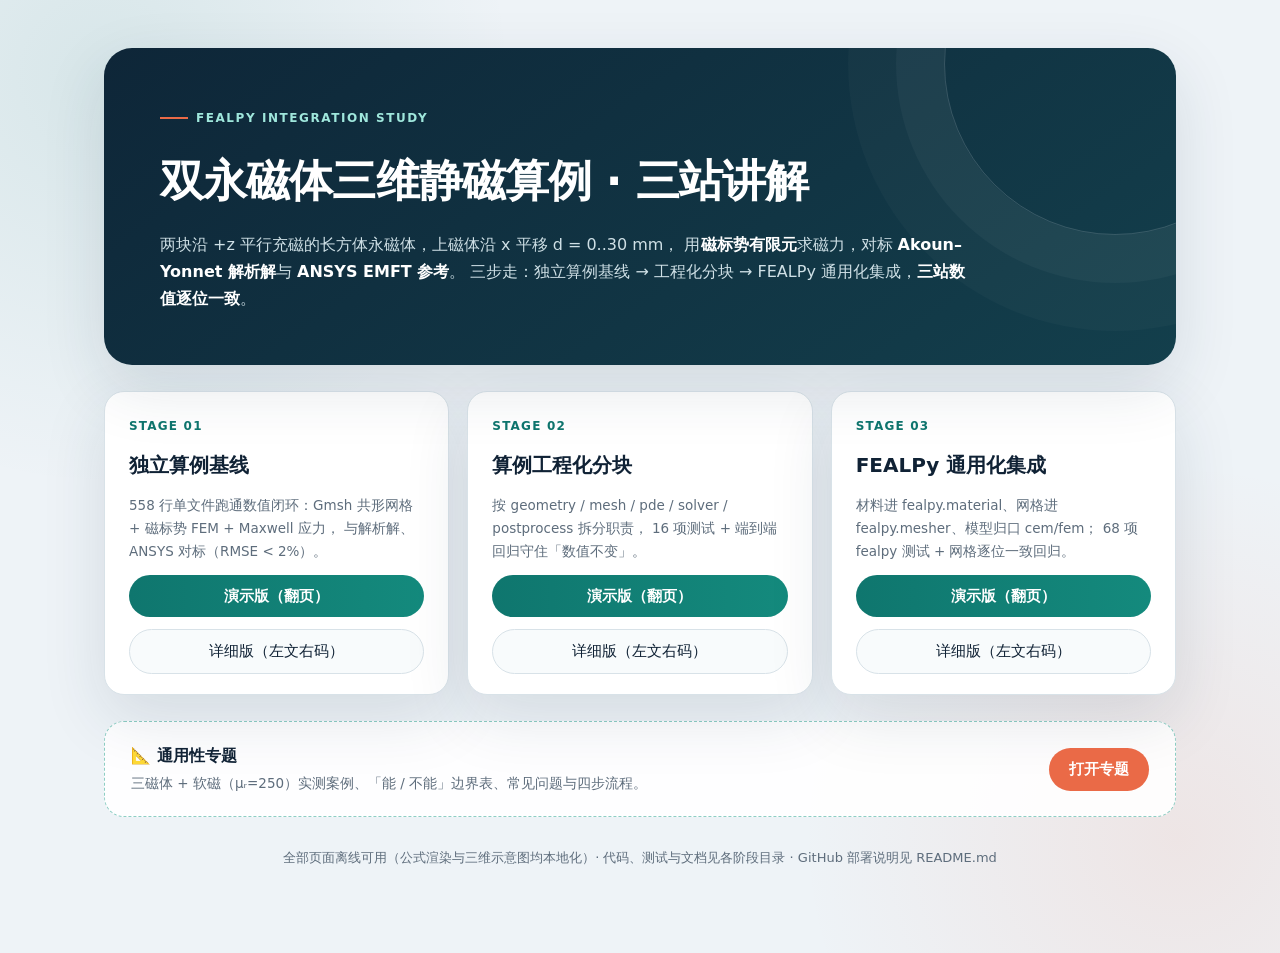
<file: index.html>
<!DOCTYPE html>
<html lang="zh-CN">
<head>
<meta charset="utf-8">
<meta name="viewport" content="width=device-width, initial-scale=1">
<title>双永磁体三维静磁算例 · 三站讲解</title>
<style>
  :root{
    --bg:#eef3f7;--panel:#ffffff;--ink:#102235;--muted:#5e6d7c;
    --accent:#0f766e;--accent-2:#ea6a47;--line:#d8e2e8;
    --chip:#dff4f0;--chip-ink:#0c645e;--shadow:0 22px 65px rgba(25,50,70,.12);
  }
  *{box-sizing:border-box}
  body{margin:0;font-family:"Microsoft YaHei","PingFang SC","Noto Sans CJK SC",system-ui,sans-serif;
    background:
      radial-gradient(circle at 8% 8%,rgba(15,118,110,.10),transparent 28%),
      radial-gradient(circle at 92% 88%,rgba(234,106,71,.10),transparent 26%),var(--bg);
    color:var(--ink);line-height:1.7;}
  .wrap{max-width:1120px;margin:0 auto;padding:48px 24px 70px;}
  header.top{background:linear-gradient(145deg,#0e2638,#133f4c);border-radius:28px;
    padding:52px 56px;color:#fff;position:relative;overflow:hidden;box-shadow:var(--shadow);}
  header.top::after{content:"";position:absolute;width:340px;height:340px;border-radius:50%;
    right:-110px;top:-155px;border:1px solid rgba(255,255,255,.16);
    box-shadow:0 0 0 48px rgba(255,255,255,.035),0 0 0 96px rgba(255,255,255,.025);}
  .eyebrow{display:inline-flex;align-items:center;gap:8px;font-size:12px;font-weight:800;
    letter-spacing:.13em;color:#9fe7dc;text-transform:uppercase;margin-bottom:16px;}
  .eyebrow::before{content:"";width:28px;height:2px;background:var(--accent-2);}
  header.top h1{margin:0 0 12px;font-size:clamp(28px,4vw,44px);letter-spacing:-.02em;}
  header.top p{margin:0;color:#cfe0e6;font-size:16px;max-width:820px;}
  header.top p b{color:#fff;}
  .stages{display:grid;grid-template-columns:repeat(3,1fr);gap:18px;margin:26px 0;}
  @media(max-width:900px){.stages{grid-template-columns:1fr}}
  .stage{border:1px solid var(--line);border-radius:20px;padding:24px 24px 20px;background:#fff;
    box-shadow:var(--shadow);display:flex;flex-direction:column;gap:12px;}
  .stage .step{font-size:12px;font-weight:800;color:var(--accent);letter-spacing:.1em;}
  .stage h2{margin:0;font-size:20px;}
  .stage p{margin:0;color:var(--muted);font-size:13.5px;flex:1;}
  .stage a{display:block;text-align:center;text-decoration:none;font-size:14.5px;
    border-radius:999px;padding:9px 14px;border:1px solid var(--line);color:var(--ink);background:#f8fbfc;}
  .stage a:hover{border-color:var(--accent);color:var(--accent);}
  .stage a.primary{background:linear-gradient(90deg,var(--accent),#148a7d);color:#fff;border:none;font-weight:700;}
  .stage a.primary:hover{filter:brightness(1.08);color:#fff;}
  .extra{border:1px dashed #8dcec4;border-radius:20px;padding:20px 26px;background:rgba(255,255,255,.9);
    display:flex;align-items:center;justify-content:space-between;gap:18px;flex-wrap:wrap;}
  .extra b{font-size:16px;}
  .extra span{color:var(--muted);font-size:13.5px;}
  .extra a{text-decoration:none;color:#fff;background:var(--accent-2);border-radius:999px;
    padding:9px 20px;font-size:14.5px;font-weight:700;}
  .foot{color:var(--muted);font-size:13px;text-align:center;margin-top:30px;}
</style>
</head>
<body>
<div class="wrap">

<header class="top">
  <div class="eyebrow">FEALPy integration study</div>
  <h1>双永磁体三维静磁算例 · 三站讲解</h1>
  <p>两块沿 +z 平行充磁的长方体永磁体，上磁体沿 x 平移 d = 0..30 mm，
  用<b>磁标势有限元</b>求磁力，对标 <b>Akoun–Yonnet 解析解</b>与 <b>ANSYS EMFT 参考</b>。
  三步走：独立算例基线 → 工程化分块 → FEALPy 通用化集成，<b>三站数值逐位一致</b>。</p>
</header>

<div class="stages">
  <div class="stage">
    <div class="step">STAGE 01</div>
    <h2>独立算例基线</h2>
    <p>558 行单文件跑通数值闭环：Gmsh 共形网格 + 磁标势 FEM + Maxwell 应力，
    与解析解、ANSYS 对标（RMSE &lt; 2%）。</p>
    <a class="primary" href="最初程序/算例原型_简洁版.html">演示版（翻页）</a>
    <a href="最初程序/算例原型_详细版.html">详细版（左文右码）</a>
  </div>
  <div class="stage">
    <div class="step">STAGE 02</div>
    <h2>算例工程化分块</h2>
    <p>按 geometry / mesh / pde / solver / postprocess 拆分职责，
    16 项测试 + 端到端回归守住「数值不变」。</p>
    <a class="primary" href="初步分块/模块化_简洁版.html">演示版（翻页）</a>
    <a href="初步分块/模块化_详细版.html">详细版（左文右码）</a>
  </div>
  <div class="stage">
    <div class="step">STAGE 03</div>
    <h2>FEALPy 通用化集成</h2>
    <p>材料进 fealpy.material、网格进 fealpy.mesher、模型归口 cem/fem；
    68 项 fealpy 测试 + 网格逐位一致回归。</p>
    <a class="primary" href="初步集成/集成_简洁版.html">演示版（翻页）</a>
    <a href="初步集成/集成_详细版.html">详细版（左文右码）</a>
  </div>
</div>

<div class="extra">
  <div>
    <b>📐 通用性专题</b><br>
    <span>三磁体 + 软磁（μᵣ=250）实测案例、「能 / 不能」边界表、常见问题与四步流程。</span>
  </div>
  <a href="初步集成/集成通用性.html">打开专题</a>
</div>

<p class="foot">全部页面离线可用（公式渲染与三维示意图均本地化）· 代码、测试与文档见各阶段目录 ·
  GitHub 部署说明见 README.md</p>

</div>
</body>
</html>
</file>
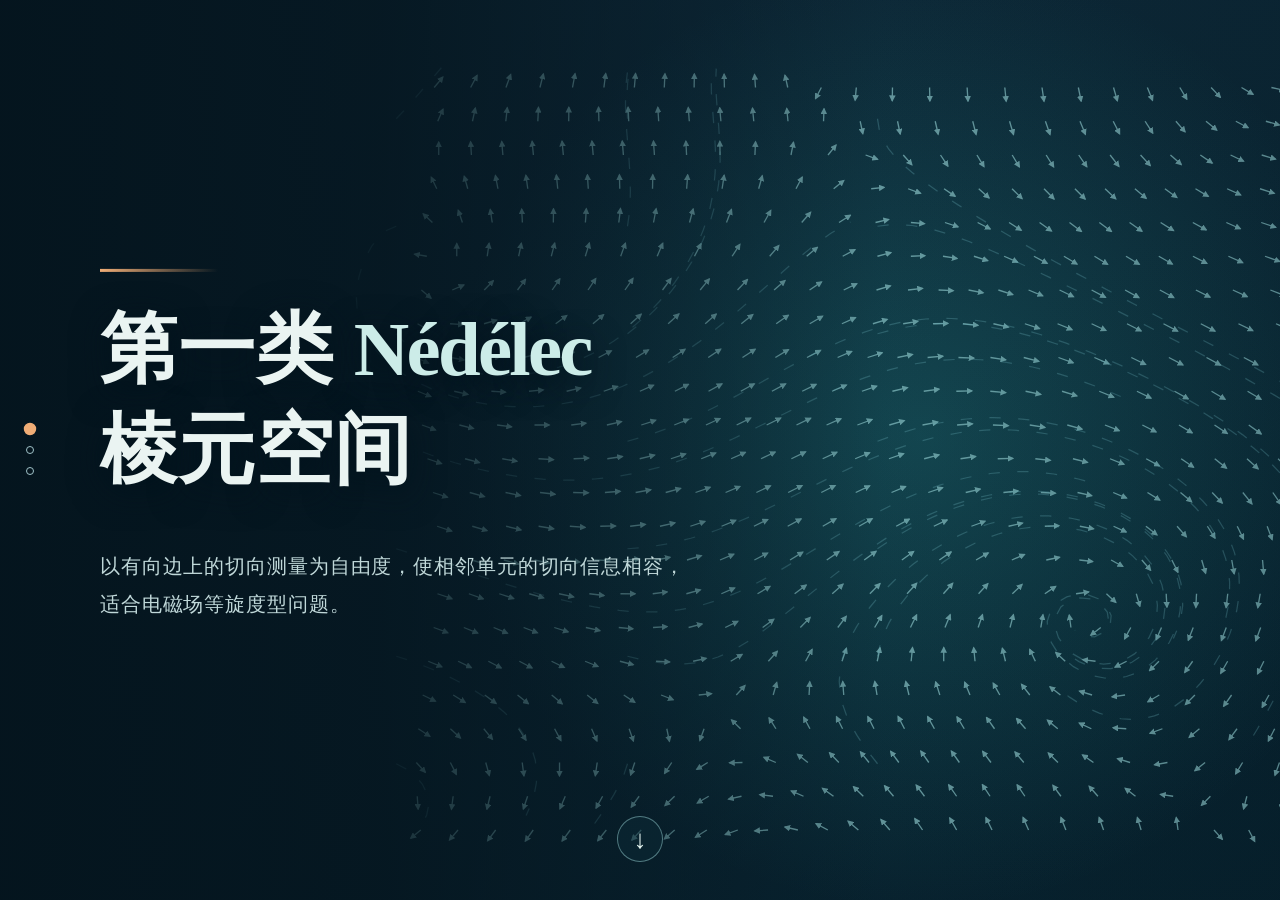
<file: fealpy-nedelec-curl/index-three-act.html>
<!doctype html>
<html lang="zh-CN">
<head>
  <meta charset="utf-8">
  <meta name="viewport" content="width=device-width,initial-scale=1,viewport-fit=cover">
  <meta name="theme-color" content="#071c2b">
  <meta name="description" content="第一类 Nédélec 棱元空间：从整体电场、切向拼接到 FEALPy 实现的三幕交互课件。">
  <title>第一类 Nédélec 棱元空间</title>
  <link rel="stylesheet" href="three-act.css?v=20261013-11">
  <script defer src="three-act.js?v=20261013-11"></script>
</head>
<body>
  <main id="app" aria-label="第一类 Nédélec 棱元空间交互课件">
    <section class="page cover is-active" id="cover" aria-label="封面">
      <svg id="coverSvg" viewBox="0 0 1200 720" preserveAspectRatio="xMidYMid slice" role="img" aria-label="电场穿过三角网格，公共边显示切向方向">
        <defs>
          <linearGradient id="coverWash" x1="0" y1="0" x2="1" y2="1"><stop stop-color="#102b3c"/><stop offset=".55" stop-color="#0b2634"/><stop offset="1" stop-color="#06202c"/></linearGradient>
          <radialGradient id="coverGlow"><stop stop-color="#32b7b4" stop-opacity=".24"/><stop offset="1" stop-color="#32b7b4" stop-opacity="0"/></radialGradient>
          <marker id="coverArrow" markerWidth="5" markerHeight="5" refX="4" refY="2.5" orient="auto"><path d="M0 0 L5 2.5 L0 5" fill="#9bd9db"/></marker>
        </defs>
        <rect width="1200" height="720" fill="url(#coverWash)"/>
        <circle cx="825" cy="348" r="380" fill="url(#coverGlow)"/>
        <g id="coverField"></g>
        <g id="coverGrid"><g id="coverMesh"></g><g id="coverEdges"></g></g>
      </svg>
      <div class="cover-content">
        <div class="cover-rule" aria-hidden="true"></div>
        <h1>第一类 <em>Nédélec</em><br>棱元空间</h1>
        <p>以有向边上的切向测量为自由度，使相邻单元的切向信息相容，适合电磁场等旋度型问题。</p>
      </div>
      <button class="cover-enter" id="enterKnowledge" type="button" aria-label="进入知识页"><span aria-hidden="true">↓</span></button>
    </section>

    <section class="page knowledge" id="knowledge" aria-label="知识页" inert>
      <div class="scene-topline"><span class="scene-number">01 / 知识</span><span class="scene-kicker" id="knowledgeKicker">整体电场</span></div>
      <div class="knowledge-stage">
        <svg id="knowledgeSvg" viewBox="0 0 1200 690" role="img" aria-label="从整体电场、单元限制到 Nédélec 棱元全局组装的连续动画">
          <defs>
            <marker id="fineArrow" markerWidth="5" markerHeight="5" refX="4.4" refY="2.5" orient="auto"><path d="M0 0 L5 2.5 L0 5" fill="#6bcad3"/></marker>
            <marker id="tinyArrow" markerWidth="3" markerHeight="3" refX="2.6" refY="1.5" orient="auto"><path d="M0 0 L3 1.5 L0 3" fill="#6bcad3"/></marker>
            <marker id="warmArrow" markerWidth="6" markerHeight="6" refX="5" refY="3" orient="auto"><path d="M0 0 L6 3 L0 6" fill="#f1a86c"/></marker>
            <clipPath id="leftTriClip"><path d="M0 0 L220 0 L0 220 Z"/></clipPath>
            <clipPath id="rightTriClip"><path d="M220 0 L220 220 L0 220 Z"/></clipPath>
            <clipPath id="stitchLeftClip"><path d="M0 110 L220 0 L220 220 Z"/></clipPath>
            <clipPath id="stitchRightClip"><path d="M0 0 L0 220 L220 110 Z"/></clipPath>
          </defs>
          <g id="globalField"></g>
          <g id="globalMesh"></g>
          <rect id="knowledgeVeil" x="0" y="0" width="1200" height="690" fill="#061925" opacity="0"></rect>
          <g id="globalFocus"></g>
          <g id="globalAnnotations"></g>
          <g id="localLayer">
            <g id="leftLocal"><path class="local-triangle left-fill" d="M0 0 L220 0 L0 220 Z"/><g id="leftLocalField" clip-path="url(#leftTriClip)"></g><text class="svg-label" x="38" y="138">K₁</text><text class="svg-math" id="leftFieldLabel" x="23" y="72">E|K₁</text></g>
            <g id="rightLocal"><path class="local-triangle right-fill" d="M220 0 L220 220 L0 220 Z"/><g id="rightLocalField" clip-path="url(#rightTriClip)"></g><text class="svg-label" x="149" y="82">K₂</text><text class="svg-math" id="rightFieldLabel" x="126" y="117">E|K₂</text></g>
            <path id="sharedEdge" d="M220 0 L0 220"/>
            <g id="tangentMarks"><path d="M142 80 L92 130" marker-end="url(#fineArrow)"/><path d="M184 122 L134 172" marker-end="url(#fineArrow)"/><text class="svg-math" x="206" y="198">tₑ</text><path class="normal-one" d="M124 108 L93 77"/><path class="normal-two" d="M147 133 L195 181"/></g>
          </g>
          <g id="compareLayer"></g>
          <g id="assemblyLayer"></g>
          <g id="piolaLayer"></g>
          <g id="stitchLayer"></g>
          <g id="finalLayer"></g>
        </svg>
        <div class="theory-focus" id="theoryFocus" aria-hidden="true">
          <section class="theory-panel" id="localTheory">
            <p class="theory-eyebrow">局部理论 · 一个三角形</p>
            <h2>局部函数空间</h2>
            <div class="theory-formula" id="localTheoryFormula">
              <math xmlns="http://www.w3.org/1998/Math/MathML" display="block"><mrow><msub><mi>N</mi><mn>0</mn></msub><mo>(</mo><mi>K</mi><mo>)</mo><mo>=</mo><mo>{</mo><mover><mi>a</mi><mo>→</mo></mover><mo>+</mo><mi>b</mi><mo>(</mo><mo>−</mo><mi>y</mi><mo>,</mo><mi>x</mi><mo>)</mo><mo>}</mo></mrow></math>
            </div>
            <div class="theory-parts" id="localTheoryParts"><span><b>a⃗</b> 平移趋势</span><i>+</i><span><b>b(−y,x)</b> 旋转趋势</span></div>
            <p class="theory-conclusion" id="localTheoryConclusion">在一个单元里，场的变化方式先由局部空间规定。</p>
          </section>
          <section class="theory-panel theory-compact" id="dofTheory">
            <p class="theory-eyebrow">局部理论 · 怎样记录一个场</p>
            <h2>自由度是对场的线性测量</h2>
            <div class="theory-formula" id="dofTheoryFormula"><math xmlns="http://www.w3.org/1998/Math/MathML" display="block"><mrow><msub><mi>d</mi><mi>e</mi></msub><mo>(</mo><mover><mi>v</mi><mo>→</mo></mover><mo>)</mo><mo>=</mo><msub><mo>∫</mo><mi>e</mi></msub><mover><mi>v</mi><mo>→</mo></mover><mo>·</mo><msub><mover><mi>t</mi><mo>→</mo></mover><mi>e</mi></msub><mi>ds</mi></mrow></math></div>
            <div class="theory-chain" id="dofTheoryChain"><span>dim N₀(K) = 3</span><i>⟹</i><span>三条边上的三个独立读数</span></div>
            <p class="theory-proof" id="dofTheoryProof">d₁(v) = d₂(v) = d₃(v) = 0　⟹　v = 0</p>
            <p class="theory-conclusion" id="dofTheoryConclusion">三个读数能够唯一确定一个最低阶局部棱元场。</p>
          </section>
          <section class="theory-panel theory-compact" id="basisTheory">
            <p class="theory-eyebrow">局部理论 · 从读数重建场</p>
            <h2>自由度与基函数互为对偶</h2>
            <div class="theory-formula" id="basisTheoryFormula"><math xmlns="http://www.w3.org/1998/Math/MathML" display="block"><mrow><msub><mi>d</mi><mi>i</mi></msub><mo>(</mo><msub><mover><mi>N</mi><mo>→</mo></mover><mi>j</mi></msub><mo>)</mo><mo>=</mo><msub><mi>δ</mi><mi>ij</mi></msub></mrow></math></div>
            <div class="dual-matrix" id="basisTheoryMatrix"><span>1　0　0</span><span>0　1　0</span><span>0　0　1</span></div>
            <p class="theory-proof" id="basisTheoryRebuild">v = d₁(v)N₁ + d₂(v)N₂ + d₃(v)N₃</p>
            <p class="theory-conclusion" id="basisTheoryConclusion">测量值同时就是对偶基下的展开系数。</p>
          </section>
          <section class="theory-panel theory-compact" id="piolaTheory">
            <p class="theory-eyebrow">映射理论 · 从参考单元到物理单元</p>
            <h2>形状改变，边的切向读数保持</h2>
            <div class="theory-formula" id="piolaTheoryFormula"><math xmlns="http://www.w3.org/1998/Math/MathML" display="block"><mrow><mover><mi>v</mi><mo>→</mo></mover><mo>(</mo><mi>x</mi><mo>)</mo><mo>=</mo><msup><msub><mi>B</mi><mi>K</mi></msub><mrow><mo>−</mo><mi>T</mi></mrow></msup><mover><mi>v̂</mi><mo>→</mo></mover><mo>(</mo><msubsup><mi>F</mi><mi>K</mi><mrow><mo>−</mo><mn>1</mn></mrow></msubsup><mo>(</mo><mi>x</mi><mo>)</mo><mo>)</mo></mrow></math></div>
            <p class="theory-proof" id="piolaTheoryInvariant">∫ₑ v·tₑ ds　=　∫ê v̂·t̂ê dŝ</p>
            <p class="theory-conclusion" id="piolaTheoryConclusion">Piola 变换不是装饰性的坐标变换，而是有限元定义的一部分。</p>
          </section>
          <section class="theory-panel theory-compact" id="directionTheory">
            <p class="theory-eyebrow">组装理论 · 局部方向与全局方向</p>
            <h2>同一条边必须采用同一解释</h2>
            <div class="theory-formula" id="directionTheoryFormula"><math xmlns="http://www.w3.org/1998/Math/MathML" display="block"><mrow><msub><mover><mi>t</mi><mo>→</mo></mover><mrow><mi>K</mi><mo>,</mo><mi>e</mi></mrow></msub><mo>=</mo><msub><mi>s</mi><mrow><mi>K</mi><mo>,</mo><mi>e</mi></mrow></msub><msub><mover><mi>t</mi><mo>→</mo></mover><mi>e</mi></msub><mo>,</mo><mspace width="1em"/><msub><mi>s</mi><mrow><mi>K</mi><mo>,</mo><mi>e</mi></mrow></msub><mo>∈</mo><mo>{</mo><mo>−</mo><mn>1</mn><mo>,</mo><mo>+</mo><mn>1</mn><mo>}</mo></mrow></math></div>
            <p class="theory-proof" id="directionTheoryBasis">Ñₖ,ₑ = sₖ,ₑ Nₖ,ₑ</p>
            <p class="theory-conclusion" id="directionTheoryConclusion">方向反转时，自由度和对应局部基函数使用同一个符号修正。</p>
          </section>
          <section class="theory-panel theory-global" id="globalTheory">
            <p class="theory-eyebrow">全局理论 · 从局部到整体</p>
            <h2>全局函数空间怎样形成</h2>
            <div class="theory-flow" id="globalTheoryFlow">
              <div><small>参考单元</small><strong>N₀(K̂)</strong></div><span>Piola 映射</span>
              <div><small>物理单元</small><strong>N₀(K)</strong></div><span>方向校正 · 公共边共享</span>
              <div class="theory-result"><small>全局空间</small><strong>Vₕ ⊂ H(curl; Ω)</strong></div>
            </div>
            <p class="theory-conclusion" id="globalTheoryConclusion">单元内部使用局部棱元场，相邻单元共享切向读数。</p>
          </section>
        </div>
        <aside class="scene-caption" aria-live="polite">
          <span class="caption-index" id="knowledgeIndex">01 / 10</span>
          <h2 id="knowledgeTitle">一切从整体电场开始</h2>
          <p id="knowledgeText">先看区域中的场。这里用二维模型：位置在平面内，场值有两个分量。</p>
          <div class="math-line" id="knowledgeFormula"></div>
          <div class="scene-extras" id="knowledgeExtras"></div>
        </aside>
      </div>
    </section>

    <section class="page implementation" id="implementation" aria-label="FEALPy 实现页" inert>
      <div class="scene-topline"><span class="scene-number">02 / FEALPy 实现</span><span class="scene-kicker">两个程序 · 同一求解骨架</span></div>
      <div class="implementation-layout">
        <div class="implementation-visual">
          <svg id="implementationSvg" viewBox="0 0 800 640" role="img" aria-label="FEALPy 求解流程中的网格、边自由度、矩阵和误差">
            <defs><marker id="implArrow" markerWidth="5" markerHeight="5" refX="4.3" refY="2.5" orient="auto"><path d="M0 0 L5 2.5 L0 5" fill="#46bfc0"/></marker></defs>
            <g id="implField"><g id="implFieldA"></g><g id="implFieldB"></g></g><g id="implMesh"></g><g id="implLeaving"></g><g id="implOverlay"></g><g id="implChart"></g>
          </svg>
          <div class="visual-footnote" id="visualFootnote">单位正方形被划分为三角形，电场在网格上求解。</div>
        </div>
        <aside class="implementation-content">
          <div class="model-switch" role="group" aria-label="选择示例程序"><button type="button" class="active" data-model="A">模型 A · 验收</button><button type="button" data-model="B">模型 B · Maxwell 形态</button></div>
          <span class="caption-index" id="implementationIndex">01 / 08</span>
          <h2 id="implementationTitle">制造解</h2>
          <p id="implementationText">先选一个已知电场，再由方程反推出源项。</p>
          <div class="math-line" id="implementationFormula"></div>
          <pre class="code-stage" id="implementationCode" aria-label="当前步骤的 FEALPy 代码"></pre>
          <p class="model-note" id="modelNote"></p>
        </aside>
      </div>
    </section>

    <div class="page-dots" role="navigation" aria-label="页面导航"><button type="button" data-page="0" class="active" aria-current="page" aria-label="封面"></button><button type="button" data-page="1" aria-label="知识"></button><button type="button" data-page="2" aria-label="FEALPy 实现"></button></div>
    <div class="transport" id="transport" hidden>
      <button id="previousPage" type="button" aria-label="上一页">↖</button>
      <div class="transport-main">
        <div class="transport-step"><span id="transportPage">知识</span><strong id="transportStage">整体电场</strong><span id="transportCount">1 / 10</span></div>
        <div class="transport-controls">
          <button id="previousStage" type="button" aria-label="上一阶段">⟨</button>
          <button id="stageStart" type="button" aria-label="回到本段起点">↤</button>
          <button id="playPause" type="button" aria-label="播放本段">▶</button>
          <button id="ambientToggle" type="button" aria-label="暂停场线流动" title="暂停或恢复场线流动">≈</button>
          <button id="stageEnd" type="button" aria-label="跳到本段终点">↦</button>
          <button id="nextStage" type="button" aria-label="下一阶段">⟩</button>
          <input id="timeline" type="range" min="0" max="1000" value="0" aria-label="当前动画进度">
        </div>
        <div class="stage-list" id="stageList" aria-label="点击阶段名称跳转"></div>
      </div>
      <button id="nextPage" type="button" aria-label="下一页">↗</button>
    </div>
  </main>
</body>
</html>
</file>
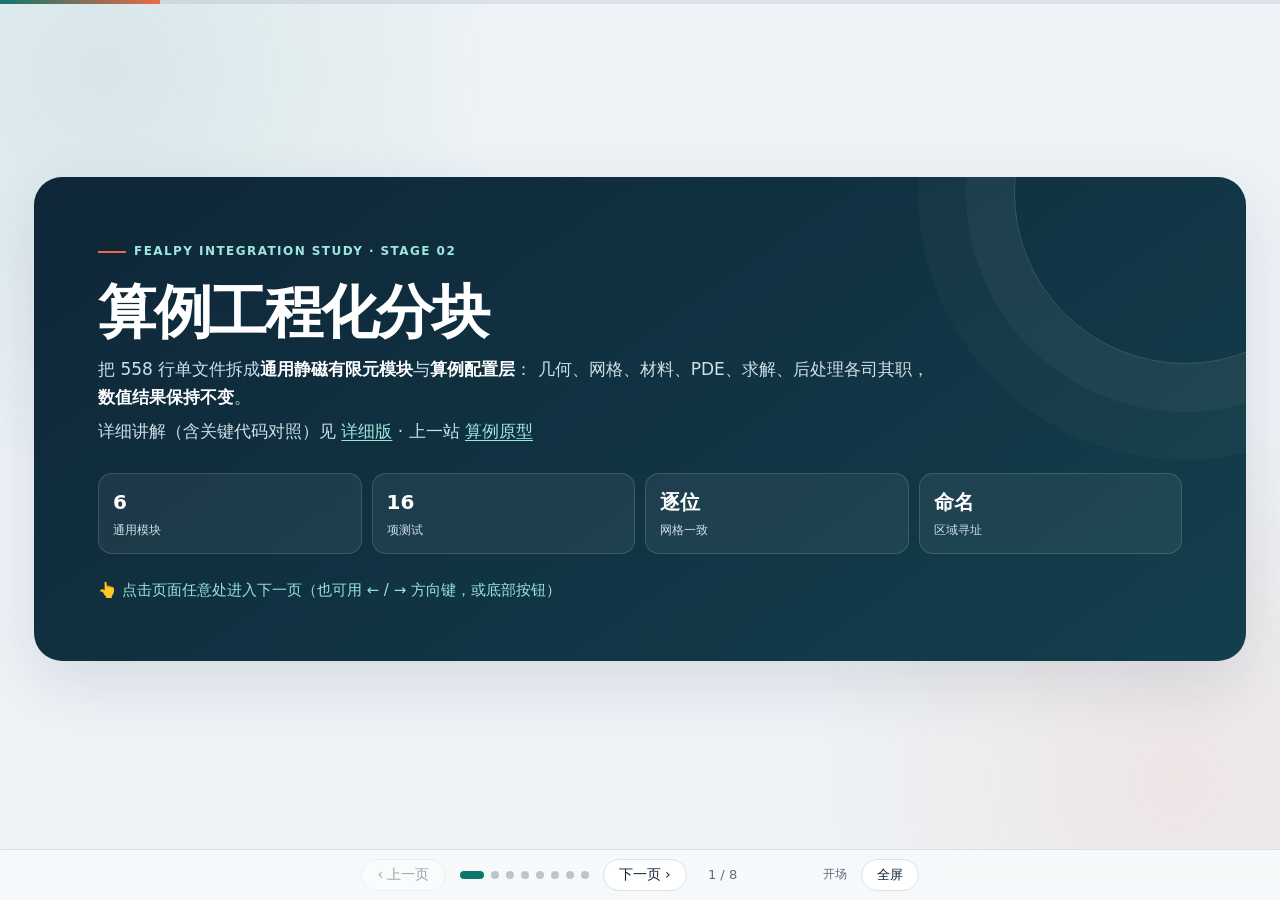
<file: 初步分块/模块化_简洁版.html>
<!DOCTYPE html>
<html lang="zh-CN">
<head>
<meta charset="utf-8">
<meta name="viewport" content="width=device-width, initial-scale=1">
<title>算例工程化分块（翻页演示）</title>
<style>
  :root{
    --bg:#f4f5f7; --panel:#ffffff; --ink:#212734; --muted:#5c6575;
    --accent:#2563eb; --line:#e3e6eb; --chip:#eaf0ff; --chip-ink:#2f46a3;
  }
  *{box-sizing:border-box}
  body{margin:0;background:var(--bg);color:var(--ink);
    font-family:"SimSun","宋体","Songti SC","Noto Serif CJK SC","Source Han Serif SC","AR PL UMing CN","AR PL UMing HK","AR PL UMing TW",serif;
    line-height:1.8;padding-bottom:66px;}
  .deck{margin:0;padding:10px 18px 0;}
  .page{display:none;}
  .page.active{display:flex;align-items:center;justify-content:center;
    min-height:calc(100vh - 92px);animation:pageIn .35s ease;}
  .page > header.top, .page > section{width:100%;max-width:960px;
    max-height:calc(100vh - 112px);overflow-y:auto;}
  @keyframes pageIn{from{opacity:0;transform:translateY(16px)}to{opacity:1;transform:none}}
  header.top{text-align:center;padding:24px 10px;}
  header.top h1{margin:0 0 10px;font-size:30px;}
  header.top p{margin:6px 0 0;color:var(--muted);font-size:16px;}
  header.top .hint{margin-top:22px;color:var(--accent);font-size:15px;}
  section{background:transparent;border:none;border-radius:0;box-shadow:none;
    padding:0 8px 10px;overflow:visible;}
  h2{font-size:25px;font-weight:700;text-align:center;color:#111827;
    margin:8px 0 20px;padding:0;}
  h2 .no{color:var(--accent);margin-right:8px;}
  h2::after{content:"";display:block;width:64px;height:3px;margin:10px auto 0;
    background:var(--accent);border-radius:2px;}
  p,li{font-size:15.5px;}
  ul,ol{margin:8px 0;padding-left:22px;}
  li{margin:5px 0;}
  table{border-collapse:collapse;width:100%;font-size:14.5px;margin:10px 0;}
  th,td{border:1px solid var(--line);padding:6px 12px;text-align:left;vertical-align:top;}
  th{background:#f1f4f8;font-weight:600;white-space:nowrap;}
  td.num,th.num{text-align:center;}
  .callout{border-left:3px solid var(--accent);background:#f0f6ff;padding:9px 14px;
    border-radius:0 8px 8px 0;margin:10px 0;font-size:15px;}
  .mathbox{background:#f7f9fc;border:1px dashed var(--line);border-radius:10px;
    padding:16px 20px;margin:12px 0;text-align:center;}
  .math{font-family:"STIX Two Math","Cambria Math","Times New Roman",Georgia,serif;
    font-size:18px;margin:7px 0;}
  .math.small{font-size:14.5px;color:var(--muted);}
  .flow{display:flex;flex-wrap:wrap;gap:6px;align-items:center;margin:12px 0 4px;justify-content:center;}
  .chip{background:var(--chip);color:var(--chip-ink);border-radius:999px;
    padding:3px 12px;font-size:13.5px;white-space:nowrap;}
  .flow .arrow{color:#9aa3b0;}
  .figrow{display:grid;grid-template-columns:1fr 1fr;gap:14px;margin:14px 0;}
  @media(max-width:900px){.figrow{grid-template-columns:1fr}}
  figure.fig{margin:0;}
  figure.fig img{display:block;width:100%;height:auto;border-radius:8px;}
  figure.fig figcaption{padding:7px 2px;font-size:13px;color:var(--muted);line-height:1.6;}
  figure.fig figcaption b{color:var(--ink);}
  pre.cmd{background:#eef1f5;border-radius:8px;padding:10px 14px;font-size:13.5px;overflow:auto;}
  .foot{color:var(--muted);font-size:14px;margin-top:14px;}
  .foot a{color:var(--accent);}
  nav.bottom{position:fixed;left:0;right:0;bottom:0;z-index:10;
    background:rgba(255,255,255,.94);border-top:1px solid var(--line);
    display:flex;align-items:center;justify-content:center;gap:14px;
    padding:10px 16px;backdrop-filter:blur(4px);}
  nav.bottom button.navbtn{border:1px solid var(--line);background:var(--panel);
    color:var(--ink);border-radius:8px;cursor:pointer;font-size:14px;
    padding:4px 14px;font-family:inherit;}
  nav.bottom button.navbtn:hover:not(:disabled){border-color:var(--accent);color:var(--accent);}
  nav.bottom button.navbtn:disabled{opacity:.4;cursor:default;}
  .dots{display:flex;align-items:center;gap:7px;}
  .dot{border:none;width:10px;height:10px;border-radius:50%;
    background:#c3cad4;cursor:pointer;padding:0;transition:all .2s;}
  .dot.on{background:var(--accent);transform:scale(1.25);}
  .pageno{font-size:13px;color:var(--muted);min-width:44px;text-align:center;}
  /* 2026 汇报版视觉系统 */
  :root{
    --bg:#eef3f7;--panel:#ffffff;--ink:#102235;--muted:#5e6d7c;
    --accent:#0f766e;--accent-2:#ea6a47;--line:#d8e2e8;
    --chip:#dff4f0;--chip-ink:#0c645e;--shadow:0 22px 65px rgba(25,50,70,.12);
  }
  html{scroll-behavior:smooth}
  body{font-family:"Microsoft YaHei","PingFang SC","Noto Sans CJK SC",system-ui,sans-serif;
    background:
      radial-gradient(circle at 8% 8%,rgba(15,118,110,.10),transparent 28%),
      radial-gradient(circle at 92% 88%,rgba(234,106,71,.10),transparent 26%),var(--bg);
    line-height:1.65;overflow-x:hidden;}
  .progress-track{position:fixed;inset:0 0 auto;z-index:30;height:4px;background:rgba(16,34,53,.08)}
  .progress-track span{display:block;height:100%;width:0;background:linear-gradient(90deg,var(--accent),var(--accent-2));transition:width .35s ease}
  .deck{max-width:1820px;margin:0 auto;padding:18px 34px 0}
  .page.active{min-height:calc(100vh - 98px)}
  .page > header.top,.page > section{max-width:1740px;max-height:calc(100vh - 128px);
    scrollbar-width:thin;scrollbar-color:#a7bbb9 transparent}
  .page > section{background:rgba(255,255,255,.92);border:1px solid rgba(216,226,232,.9);
    border-radius:24px;box-shadow:var(--shadow);padding:28px 36px 30px;position:relative}
  .page > section::before{content:attr(data-kicker);display:block;color:var(--accent);font-size:12px;
    font-weight:800;letter-spacing:.14em;text-transform:uppercase;margin-bottom:3px;text-align:center}
  header.top{background:linear-gradient(145deg,#0e2638,#133f4c);border-radius:28px;
    padding:58px 64px;color:#fff;box-shadow:var(--shadow);text-align:left;position:relative;overflow:hidden}
  header.top::after{content:"";position:absolute;width:340px;height:340px;border-radius:50%;
    right:-110px;top:-155px;border:1px solid rgba(255,255,255,.16);box-shadow:0 0 0 48px rgba(255,255,255,.035),0 0 0 96px rgba(255,255,255,.025)}
  header.top h1{font-size:clamp(34px,5vw,58px);line-height:1.12;letter-spacing:-.04em;max-width:780px;color:#fff;position:relative;z-index:1}
  header.top p{font-size:17px;max-width:840px;color:#cfe0e6;position:relative;z-index:1}
  header.top b{color:#fff}
  header.top a{color:#9fe7dc;text-underline-offset:3px}
  header.top .hint{color:#98e4d8;margin-top:24px}
  .eyebrow{display:inline-flex;align-items:center;gap:8px;font-size:12px;font-weight:800;letter-spacing:.12em;
    color:#9fe7dc;text-transform:uppercase;margin-bottom:18px;position:relative;z-index:1}
  .eyebrow::before{content:"";width:28px;height:2px;background:var(--accent-2)}
  .hero-metrics{display:grid;grid-template-columns:repeat(4,minmax(0,1fr));gap:10px;margin:28px 0 0;position:relative;z-index:1}
  .hero-metrics span{padding:12px 14px;border:1px solid rgba(255,255,255,.14);border-radius:14px;background:rgba(255,255,255,.06);font-size:12px;color:#cfe0e6}
  .hero-metrics b{display:block;font-size:20px;color:#fff;margin-bottom:2px}
  h2{font-size:clamp(25px,3vw,34px);color:var(--ink);letter-spacing:-.02em;margin-top:2px}
  h2::after{background:linear-gradient(90deg,var(--accent),var(--accent-2));height:4px}
  p,li{font-size:15px}
  th{background:#eaf3f3;color:#163f42}
  th,td{border-color:var(--line);padding:8px 12px}
  .callout{border:none;border-left:4px solid var(--accent);background:#eaf7f5;border-radius:10px;padding:12px 16px}
  .mathbox{background:#f6fafb;border:1px solid var(--line)}
  .chip{background:var(--chip);color:var(--chip-ink);border:1px solid #c8e9e3;font-weight:650;padding:5px 12px}
  .flow{justify-content:center;gap:8px}
  figure.fig{border:1px solid var(--line);border-radius:15px;overflow:hidden;background:#fff}
  figure.fig img{transition:transform .28s ease}
  figure.fig:hover img{transform:scale(1.018)}
  figure.fig figcaption{padding:9px 12px}
  .roadmap{display:grid;grid-template-columns:repeat(3,1fr);gap:16px;margin-top:24px}
  .stage-card{border:1px solid var(--line);border-radius:18px;padding:22px;background:#f8fbfc;position:relative}
  .stage-card.active{background:linear-gradient(150deg,#e2f6f2,#fff);border-color:#8bcfc4;box-shadow:0 12px 30px rgba(15,118,110,.12)}
  .stage-card .step{font-size:12px;font-weight:800;color:var(--accent);letter-spacing:.1em}
  .stage-card h3{margin:7px 0 8px;font-size:19px}
  .stage-card p{margin:0;color:var(--muted);font-size:13.5px}
  .stage-card.active::after{content:"当前";position:absolute;right:14px;top:14px;background:var(--accent);color:#fff;border-radius:999px;padding:2px 9px;font-size:11px}
  .layers{display:grid;gap:12px;margin:14px 0}
  .layer{border:1px solid var(--line);border-radius:14px;padding:12px 18px;background:#f8fbfc;display:flex;align-items:center;gap:14px}
  .layer b{font-size:15px;color:var(--ink);white-space:nowrap}
  .layer span{font-size:13.5px;color:var(--muted)}
  .layer.generic{background:linear-gradient(145deg,#e2f6f2,#fff);border-color:#8bcfc4}
  .takeaways{display:grid;grid-template-columns:repeat(3,1fr);gap:12px;margin:16px 0}
  .takeaway{border-top:3px solid var(--accent);background:#f7fafb;border-radius:10px;padding:13px}
  .takeaway b{display:block;color:var(--ink);margin-bottom:4px}.takeaway span{font-size:13px;color:var(--muted)}
  .sidebyside{display:grid;grid-template-columns:minmax(0,1fr) minmax(0,1fr);gap:16px;margin:14px 0}
  @media(max-width:900px){.sidebyside{grid-template-columns:minmax(0,1fr)}}
  .sidebyside .panel{border:1px solid var(--line);border-radius:14px;overflow:hidden;background:#15232d;box-shadow:0 9px 24px rgba(8,20,30,.13)}
  .sidebyside .cap{padding:7px 14px;background:#101c24;color:#65d2c4;font-size:13px;font-family:ui-monospace,Consolas,monospace;display:flex;justify-content:space-between;align-items:center}
  .sidebyside .cap small{color:#7f8a90;font-size:11.5px}
  .sidebyside pre{margin:0;padding:10px 16px;font-size:12.8px;line-height:1.58;color:#c3d1d7;
    font-family:ui-monospace,"SF Mono",Consolas,monospace;overflow:auto;max-height:400px;white-space:pre}
  nav.bottom{background:rgba(247,250,251,.92);border-color:var(--line);padding:9px 18px;backdrop-filter:blur(14px)}
  nav.bottom button.navbtn,.toolbtn{border:1px solid var(--line);background:#fff;color:var(--ink);border-radius:999px;cursor:pointer;padding:6px 15px;font-family:inherit}
  nav.bottom button.navbtn:hover:not(:disabled),.toolbtn:hover{border-color:var(--accent);color:var(--accent)}
  .dot{width:8px;height:8px;background:#b9c6cc}.dot.on{background:var(--accent);width:24px;border-radius:8px;transform:none}
  .slide-title{font-size:12px;color:var(--muted);min-width:88px;text-align:right}
  @media(max-width:760px){
    .deck{padding:10px 10px 0}.page > section{padding:22px 18px;border-radius:18px}
    header.top{padding:38px 26px}.hero-metrics{grid-template-columns:1fr 1fr}
    .roadmap,.takeaways{grid-template-columns:1fr}
    .slide-title,#fullscreen{display:none}.dots{gap:5px}
    nav.bottom{gap:8px}.page > header.top,.page > section{max-height:calc(100vh - 105px)}
  }
  @media(prefers-reduced-motion:reduce){*,*::before,*::after{animation:none!important;transition:none!important;scroll-behavior:auto!important}}
</style>
</head>
<body>
<div class="progress-track" aria-hidden="true"><span id="progressbar"></span></div>
<div class="deck">

  <!-- 第 1 页：标题 -->
  <div class="page active" data-title="开场">
    <header class="top">
      <div class="eyebrow">FEALPy integration study · stage 02</div>
      <h1>算例工程化分块</h1>
      <p>把 558 行单文件拆成<b>通用静磁有限元模块</b>与<b>算例配置层</b>：
      几何、网格、材料、PDE、求解、后处理各司其职，<b>数值结果保持不变</b>。</p>
      <p>详细讲解（含关键代码对照）见 <a href="模块化_详细版.html" target="_blank">详细版</a> ·
      上一站 <a href="../最初程序/算例原型_简洁版.html" target="_blank">算例原型</a></p>
      <div class="hero-metrics">
        <span><b>6</b>通用模块</span><span><b>16</b>项测试</span>
        <span><b>逐位</b>网格一致</span><span><b>命名</b>区域寻址</span>
      </div>
      <p class="hint">👆 点击页面任意处进入下一页（也可用 ← / → 方向键，或底部按钮）</p>
    </header>
  </div>

  <!-- 第 2 页：路线 -->
  <div class="page" data-title="三阶段路线">
    <section data-kicker="Project route">
      <h2><span class="no">01</span>本阶段在三阶段路线中的位置</h2>
      <p style="text-align:center;color:var(--muted);max-width:760px;margin:0 auto 18px">数值可信之后，回答第二个问题：职责能否拆清，且拆分不改变任何已验证结论。</p>
      <div class="roadmap">
        <article class="stage-card"><span class="step">STAGE 01</span><h3>独立算例基线</h3><p>单文件闭环计算，以解析解与 ANSYS 建立可复现的数值基准。</p></article>
        <article class="stage-card active"><span class="step">STAGE 02</span><h3>算例工程化分块</h3><p>按 geometry / mesh / solver / postprocess 拆分，结果保持不变。</p></article>
        <article class="stage-card"><span class="step">STAGE 03</span><h3>FEALPy 通用化集成</h3><p>提炼公共接口、补齐测试，让算例成为通用能力的使用者。</p></article>
      </div>
      <div class="callout" style="margin-top:18px"><b>本阶段结论：</b>分块后的通用模块与最初程序在 p=1、d=0 工况下<b>网格逐位一致</b>、磁力在求解器噪声水平内一致——结构变了，数值没有变。</div>
    </section>
  </div>

  <!-- 第 3 页：为什么分块 -->
  <div class="page" data-title="为什么分块">
    <section data-kicker="Motivation">
      <h2><span class="no">02</span>为什么分块</h2>
      <div class="takeaways">
        <div class="takeaway"><b>单一职责</b><span>558 行单文件同时管几何、网格、组装、后处理与对标；任何改动都要冒整体回归风险。</span></div>
        <div class="takeaway"><b>名字取代整数</b><span>cell_tag &gt;= 2 这类硬编码把"哪个区域"绑死在算例上，新算例无法复用。</span></div>
        <div class="takeaway"><b>参考数据独立</b><span>解析公式与 ANSYS 表从求解代码中抽出，对比与统计成为通用工具。</span></div>
      </div>
      <div class="takeaways">
        <div class="takeaway"><b>回归有判据</b><span>拆分不改数值不是口头保证，而是用端到端测试证明。</span></div>
        <div class="takeaway"><b>为集成铺路</b><span>清晰的模块边界正是 Stage 03 进 FEALPy 时"谁该去哪一层"的答案草案。</span></div>
        <div class="takeaway"><b>可扩展几何</b><span>后续加圆柱、旋转体只需换几何/网格模块，PDE 与后处理不动。</span></div>
      </div>
      <div class="callout"><b>分块原则：</b>每层只回答自己的问题——几何描述区域，网格负责 Gmsh，材料与 PDE 提供系数，求解器只管组装与求解，后处理只读解算力。</div>
    </section>
  </div>

  <!-- 第 4 页：三层结构与数据流 -->
  <div class="page" data-title="结构与数据流">
    <section data-kicker="Architecture">
      <h2><span class="no">03</span>三层结构与数据流</h2>
      <div class="layers">
        <div class="layer"><b>算例层</b><span>modular_double_magnet_benchmark.py —— 只保存本算例的几何尺寸、材料与运行参数</span></div>
        <div class="layer generic"><b>通用模块层</b><span>magnetostatic/ —— geometry · materials · mesh · pde · solver · postprocess（不依赖任何具体算例）</span></div>
        <div class="layer"><b>回归基准层</b><span>double_magnet_benchmark.py（最初程序）—— 保留不变，供端到端数值回归对照</span></div>
      </div>
      <div class="flow">
        <span class="chip">GeometryModel + MeshOptions</span><span class="arrow">→</span>
        <span class="chip">GmshTetraMesher</span><span class="arrow">→</span>
        <span class="chip">MeshData</span><span class="arrow">→</span>
        <span class="chip">ScalarPotentialPDE</span><span class="arrow">→</span>
        <span class="chip">ScalarPotentialSolver</span><span class="arrow">→</span>
        <span class="chip">FEMSolution</span><span class="arrow">→</span>
        <span class="chip">MaxwellStressPostprocessor</span><span class="arrow">→</span>
        <span class="chip">磁力 (3,)</span>
      </div>
      <table>
        <tr><th>模块</th><th>职责</th></tr>
        <tr><td><code>geometry</code></td><td>空气域、磁体、辅助积分区域与网格尺寸场（不依赖 Gmsh 状态）</td></tr>
        <tr><td><code>materials</code></td><td>空气与永磁材料的本构参数</td></tr>
        <tr><td><code>mesh</code></td><td>Gmsh 共形分割 + FEALPy 四面体网格转换 + 区域标签</td></tr>
        <tr><td><code>pde</code></td><td>命名区域 → 逐单元 μ<sub>r</sub>、M 系数</td></tr>
        <tr><td><code>solver</code></td><td>Lagrange 空间、组装、PyAMG-CG 求解</td></tr>
        <tr><td><code>postprocess</code></td><td>命名界面选面、磁场恢复、Maxwell 应力积分</td></tr>
      </table>
    </section>
  </div>

  <!-- 第 5 页：关键改进 -->
  <div class="page" data-title="关键改进">
    <section data-kicker="Key changes">
      <h2><span class="no">04</span>相对最初程序的四个关键改进</h2>
      <div class="takeaways">
        <div class="takeaway"><b>命名区域取代硬编码</b><span>cell_tag &gt;= 2 → tag("lower_magnet")；标签整数由网格模块管理，PDE 与后处理只见名字。</span></div>
        <div class="takeaway"><b>拓扑法向定向</b><span>Maxwell 面法向由相邻单元质心方向决定，不再依赖固定的盒中心，可扩展到非凸积分面。</span></div>
        <div class="takeaway"><b>任意磁化方向</b><span>每个区域绑定独立 PermanentMagnet，磁化方向不再固定为 +z。</span></div>
      </div>
      <div class="takeaways">
        <div class="takeaway"><b>from_corners 逐位几何</b><span>角点直接构造，消除 center/size 往返的 1 ulp 漂移——那足以让 Gmsh 出拓扑略不同的网格。</span></div>
        <div class="takeaway"><b>求解器防护</b><span>pyamg 缺失回退无预条件 CG；CG 未收敛发警告——不再静默返回结果。</span></div>
        <div class="takeaway"><b>前置校验</b><span>缺材料、重名区域、非法尺寸在构造或校验时即报错，不等到求解中途。</span></div>
      </div>
      <div class="callout"><b>不变的部分：</b>数值路径与最初程序逐句对应——积分器配置、PyAMG-CG 参数、应力积分公式全部保持原样。</div>
    </section>
  </div>

  <!-- 第 6 页：同一工况，两版对比 -->
  <div class="page" data-title="两版对比">
    <section data-kicker="Before → after">
      <h2><span class="no">05</span>同一工况，两版代码</h2>
      <p style="text-align:center;color:var(--muted)">同一段求解逻辑：最初程序把几何、网格、空间、求解、后处理绑在一个类的方法里；分块版只剩「配置与编排」，四步各自调用独立模块。</p>
      <div class="sidebyside">
        <div class="panel">
          <div class="cap"><span>最初程序 · DoubleMagnetBenchmark.solve()</span><small>double_magnet_benchmark.py L388–408</small></div>
          <pre>    def solve(self, d):
        """为给定位移生成网格和空间，然后完成场求解与磁力计算。"""
        self.d = float(d)
        self.build_gmsh_mesh()

        stiffness, rhs = self.assemble()
        phi = self._solve_linear_system(stiffness, rhs)
        F0 = self.compute_maxwell_force(phi)
        return {"d": self.d, "phi": phi, "F0": F0, "F1": -F0}</pre>
        </div>
        <div class="panel">
          <div class="cap"><span>分块版 · solve()</span><small>modular_double_magnet_benchmark.py L106–129</small></div>
          <pre>def solve(displacement_mm, p=2, h_near_mm=1.5,
          h_far_mm=6.0, show=False):
    geometry = make_geometry(displacement_mm)
    mesh_data = GmshTetraMesher().generate(
        geometry,
        make_mesh_options(displacement_mm,
                          h_near_mm, h_far_mm, show),
        model_name=f"double_magnet_d{displacement_mm:g}",
    )
    solution = ScalarPotentialSolver(p=p).solve(
        mesh_data, make_pde()
    )
    lower_force = MaxwellStressPostprocessor().compute_force(
        solution, "lower_magnet_maxwell_surface"
    )
    return {"d": displacement_mm, "solution": solution,
            "phi": solution.potential,
            "F0": lower_force, "F1": -lower_force}</pre>
        </div>
      </div>
      <table>
        <tr><th>最初程序</th><th>分块后</th></tr>
        <tr><td>build_gmsh_mesh / gmsh_to_fealpy_tetra_mesh</td><td>geometry.py + mesh.py</td></tr>
        <tr><td>assemble（cell_tag &gt;= 2 硬编码）</td><td>pde.py（命名区域 → μ<sub>r</sub> / M）</td></tr>
        <tr><td>assemble + _solve_linear_system</td><td>solver.py（ScalarPotentialSolver）</td></tr>
        <tr><td>find_maxwell_faces + compute_maxwell_force</td><td>postprocess.py（命名界面 + 质心法向）</td></tr>
        <tr><td>解析公式 / ANSYS 表 / 扫描绘图</td><td>double_magnet_reference.py + comparison.py</td></tr>
      </table>
      <div class="callout"><b>同一结果：</b>数值路径逐句对应，p=1、d=0 工况下网格逐位一致、磁力在求解器噪声水平内一致（下一页）。</div>
    </section>
  </div>

  <!-- 第 7 页：数值回归 -->
  <div class="page" data-title="数值回归">
    <section data-kicker="Regression">
      <h2><span class="no">06</span>数值回归：结构变了，数值没变</h2>
      <table>
        <tr><th>测试文件</th><th class="num">数量</th><th>覆盖</th></tr>
        <tr><td>test_magnetostatic.py</td><td class="num">11</td><td>材料/几何校验、PDE 逐单元系数、变磁导率组装</td></tr>
        <tr><td>test_comparison.py</td><td class="num">4</td><td>Akoun–Yonnet 公式、误差统计与 CSV</td></tr>
        <tr><td>test_regression.py</td><td class="num">1</td><td>端到端：分块版 vs 最初程序（p=1，d=0）</td></tr>
      </table>
      <div class="callout"><b>回归结论：</b>① 网格<b>逐位一致</b>；② 磁力 F0/F1 在求解器噪声水平内一致（rtol=1e-9，实测噪声约 3.4e-12 N，来自 PyAMG 的 OpenMP 归约顺序）；③ 磁标势按去均值比较（纯 Neumann 解只确定到常数）。</div>
      <div class="figrow">
        <figure class="fig">
          <a href="results/force_comparison.png" target="_blank" title="点击查看原图">
            <img src="results/force_comparison.png" alt="力—位移对比曲线">
          </a>
          <figcaption><b>图 1 · 力—位移对比曲线</b>（p=2，16 工况，分块程序输出）</figcaption>
        </figure>
        <figure class="fig">
          <a href="results/force_error.png" target="_blank" title="点击查看原图">
            <img src="results/force_error.png" alt="带符号误差曲线">
          </a>
          <figcaption><b>图 2 · 带符号误差曲线</b>（FEALPy − 参考）</figcaption>
        </figure>
      </div>
    </section>
  </div>

  <!-- 第 8 页：使用与下一步 -->
  <div class="page" data-title="使用与下一步">
    <section data-kicker="Usage & next">
      <h2><span class="no">07</span>使用方式与下一步</h2>
      <pre class="cmd"><code># 单工况（d=0 mm，p=2）
python modular_double_magnet_benchmark.py --d 0 --p 2

# 多位移 + 对标 + CSV + 曲线
python modular_double_magnet_benchmark.py --d 0 2 4 6 8 --p 2 --compare \
    --csv results/force.csv --plot results/force.png --error-plot results/error.png</code></pre>
      <p style="font-size:14px;color:var(--muted)">Python API：<code>solve_many([0.0, 2.0, 4.0], p=2)</code> —— 返回逐工况结果字典。</p>
      <div class="takeaways">
        <div class="takeaway"><b>下一步</b><span>Stage 03：把通用模块提炼进 FEALPy 公共接口并补测试。</span></div>
        <div class="takeaway"><b>希望讨论</b><span>命名区域协议、逐单元标签的标准存放位置、静磁模型归口 fem/ 还是 cem/fem/。</span></div>
        <div class="takeaway"><b>备好材料</b><span>《各Python文件详细说明.md》与《模块化设计与使用说明.md》可随页翻阅。</span></div>
      </div>
      <p class="foot">完 · 完整讲解与关键代码对照见 <a href="模块化_详细版.html" target="_blank">模块化_详细版.html（详细版）</a> ·
      下一站 <a href="../初步集成/集成_简洁版.html" target="_blank">FEALPy 通用化集成（Stage 03）</a></p>
    </section>
  </div>

</div>

<nav class="bottom">
  <button class="navbtn" id="prev" type="button">‹ 上一页</button>
  <div class="dots" id="dots"></div>
  <button class="navbtn" id="next" type="button">下一页 ›</button>
  <span class="pageno" id="pageno">1 / 8</span>
  <span class="slide-title" id="slideTitle">开场</span>
  <button class="toolbtn" id="fullscreen" type="button" title="进入全屏">全屏</button>
</nav>

<script>
(function () {
  var pages = Array.prototype.slice.call(document.querySelectorAll('.page'));
  var dotsBox = document.getElementById('dots');
  var pageno = document.getElementById('pageno');
  var prevBtn = document.getElementById('prev');
  var nextBtn = document.getElementById('next');
  var progressbar = document.getElementById('progressbar');
  var slideTitle = document.getElementById('slideTitle');
  var fullscreenBtn = document.getElementById('fullscreen');
  var cur = 0;
  var touchStartX = null;

  var dots = pages.map(function (_, k) {
    var d = document.createElement('button');
    d.className = 'dot';
    d.type = 'button';
    d.title = '第 ' + (k + 1) + ' 页';
    d.setAttribute('aria-label', d.title + '：' + (pages[k].dataset.title || ''));
    d.addEventListener('click', function () { show(k); });
    dotsBox.appendChild(d);
    return d;
  });

  function show(i) {
    cur = Math.max(0, Math.min(pages.length - 1, i));
    pages.forEach(function (p, k) { p.classList.toggle('active', k === cur); });
    dots.forEach(function (d, k) { d.classList.toggle('on', k === cur); });
    pageno.textContent = (cur + 1) + ' / ' + pages.length;
    slideTitle.textContent = pages[cur].dataset.title || '';
    progressbar.style.width = ((cur + 1) / pages.length * 100) + '%';
    prevBtn.disabled = (cur === 0);
    nextBtn.disabled = (cur === pages.length - 1);
    window.scrollTo(0, 0);
    history.replaceState(null, '', '#slide-' + (cur + 1));
  }
  function next() { if (cur < pages.length - 1) show(cur + 1); }
  function prev() { if (cur > 0) show(cur - 1); }

  prevBtn.addEventListener('click', function (e) { e.stopPropagation(); prev(); });
  nextBtn.addEventListener('click', function (e) { e.stopPropagation(); next(); });

  document.addEventListener('click', function (e) {
    if (e.target.closest('a, button, pre, table, figure, .mathbox')) return;
    next();
  });
  document.addEventListener('keydown', function (e) {
    if (e.key === 'ArrowRight' || e.key === ' ' || e.key === 'PageDown') {
      e.preventDefault(); next();
    } else if (e.key === 'ArrowLeft' || e.key === 'PageUp') {
      e.preventDefault(); prev();
    } else if (e.key === 'Home') { show(0); }
    else if (e.key === 'End') { show(pages.length - 1); }
  });

  document.addEventListener('touchstart', function (e) { touchStartX = e.changedTouches[0].screenX; }, {passive:true});
  document.addEventListener('touchend', function (e) {
    if (touchStartX === null) return;
    var dx = e.changedTouches[0].screenX - touchStartX;
    if (Math.abs(dx) > 55) { dx < 0 ? next() : prev(); }
    touchStartX = null;
  }, {passive:true});
  fullscreenBtn.addEventListener('click', function (e) {
    e.stopPropagation();
    if (!document.fullscreenElement) document.documentElement.requestFullscreen && document.documentElement.requestFullscreen();
    else document.exitFullscreen && document.exitFullscreen();
  });

  var initial = parseInt((location.hash.match(/slide-(\d+)/) || [])[1], 10);
  show(Number.isFinite(initial) ? initial - 1 : 0);
})();
</script>
<script>
  window.MathJax = {
    tex: { inlineMath: [['\\(', '\\)']] },
    svg: { fontCache: 'local' }
  };
</script>
<script src="mathjax/tex-svg.js"></script>
</body>
</html>
</file>
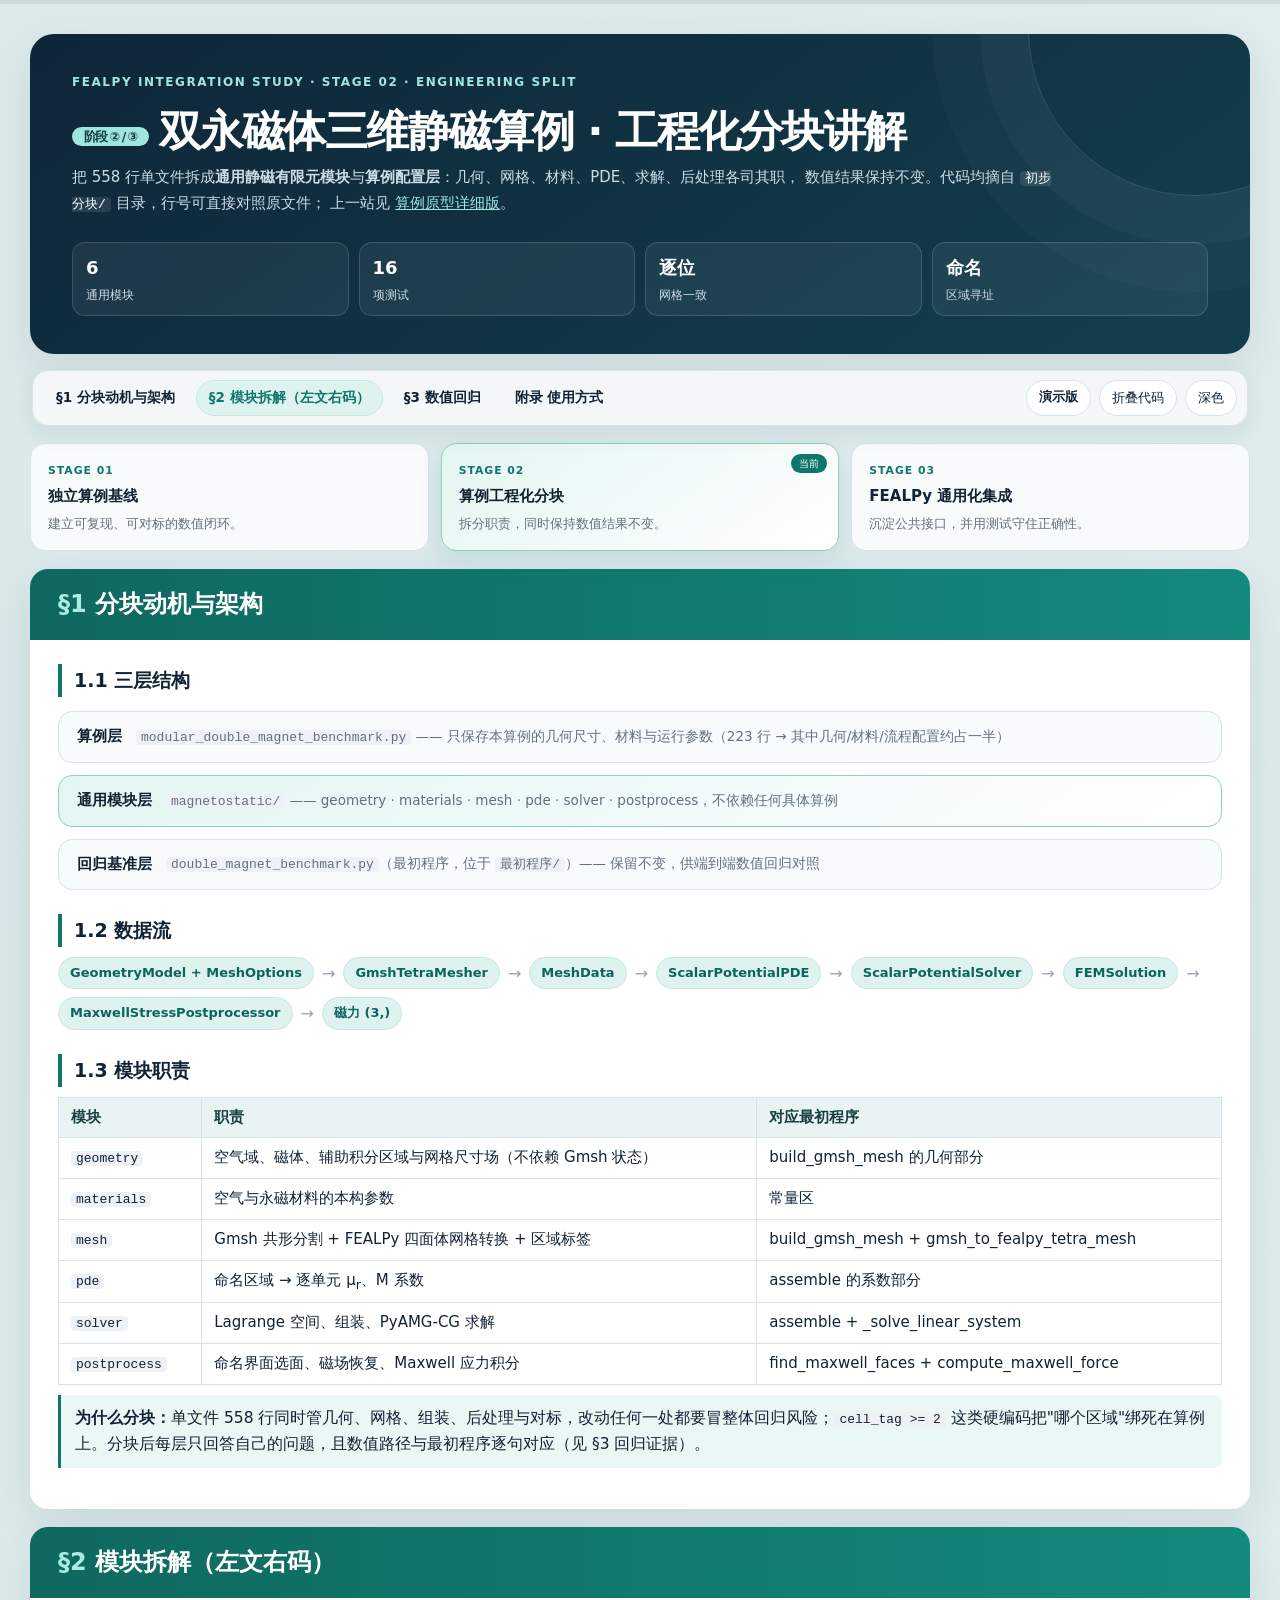
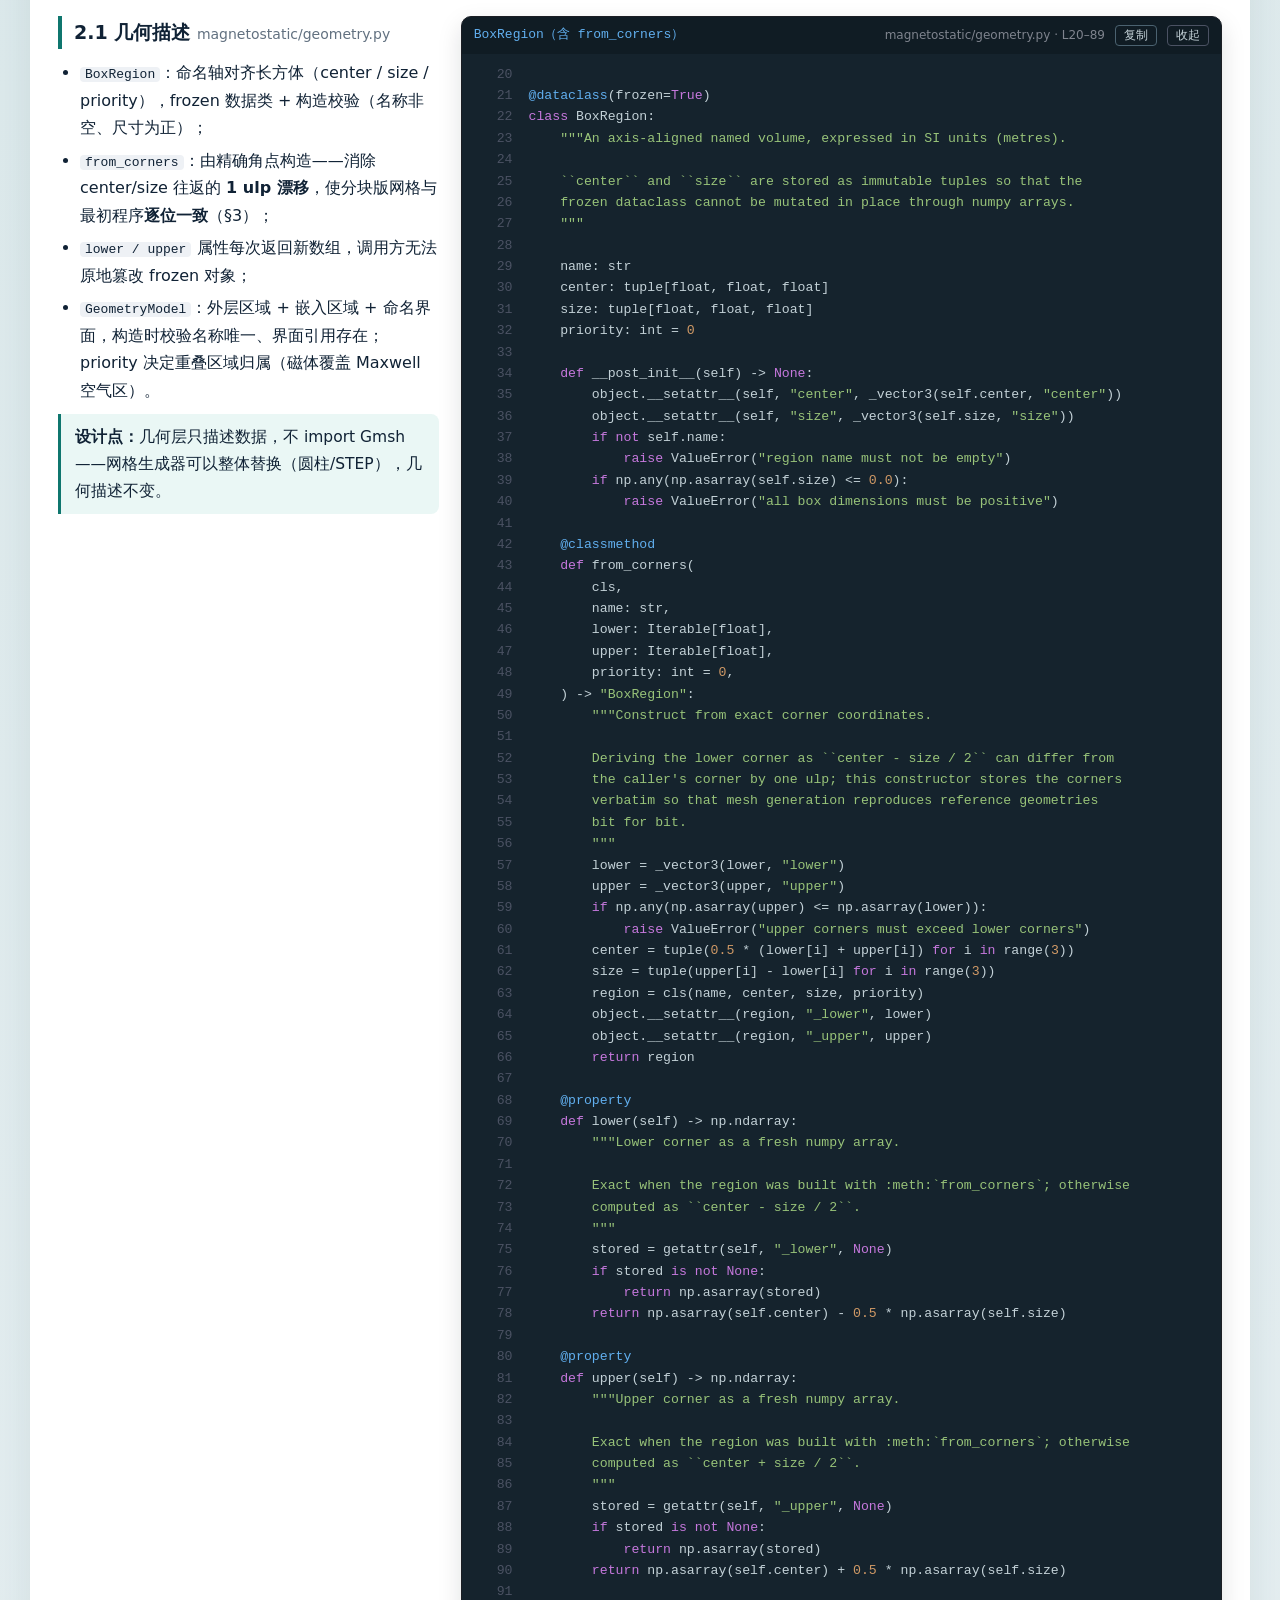
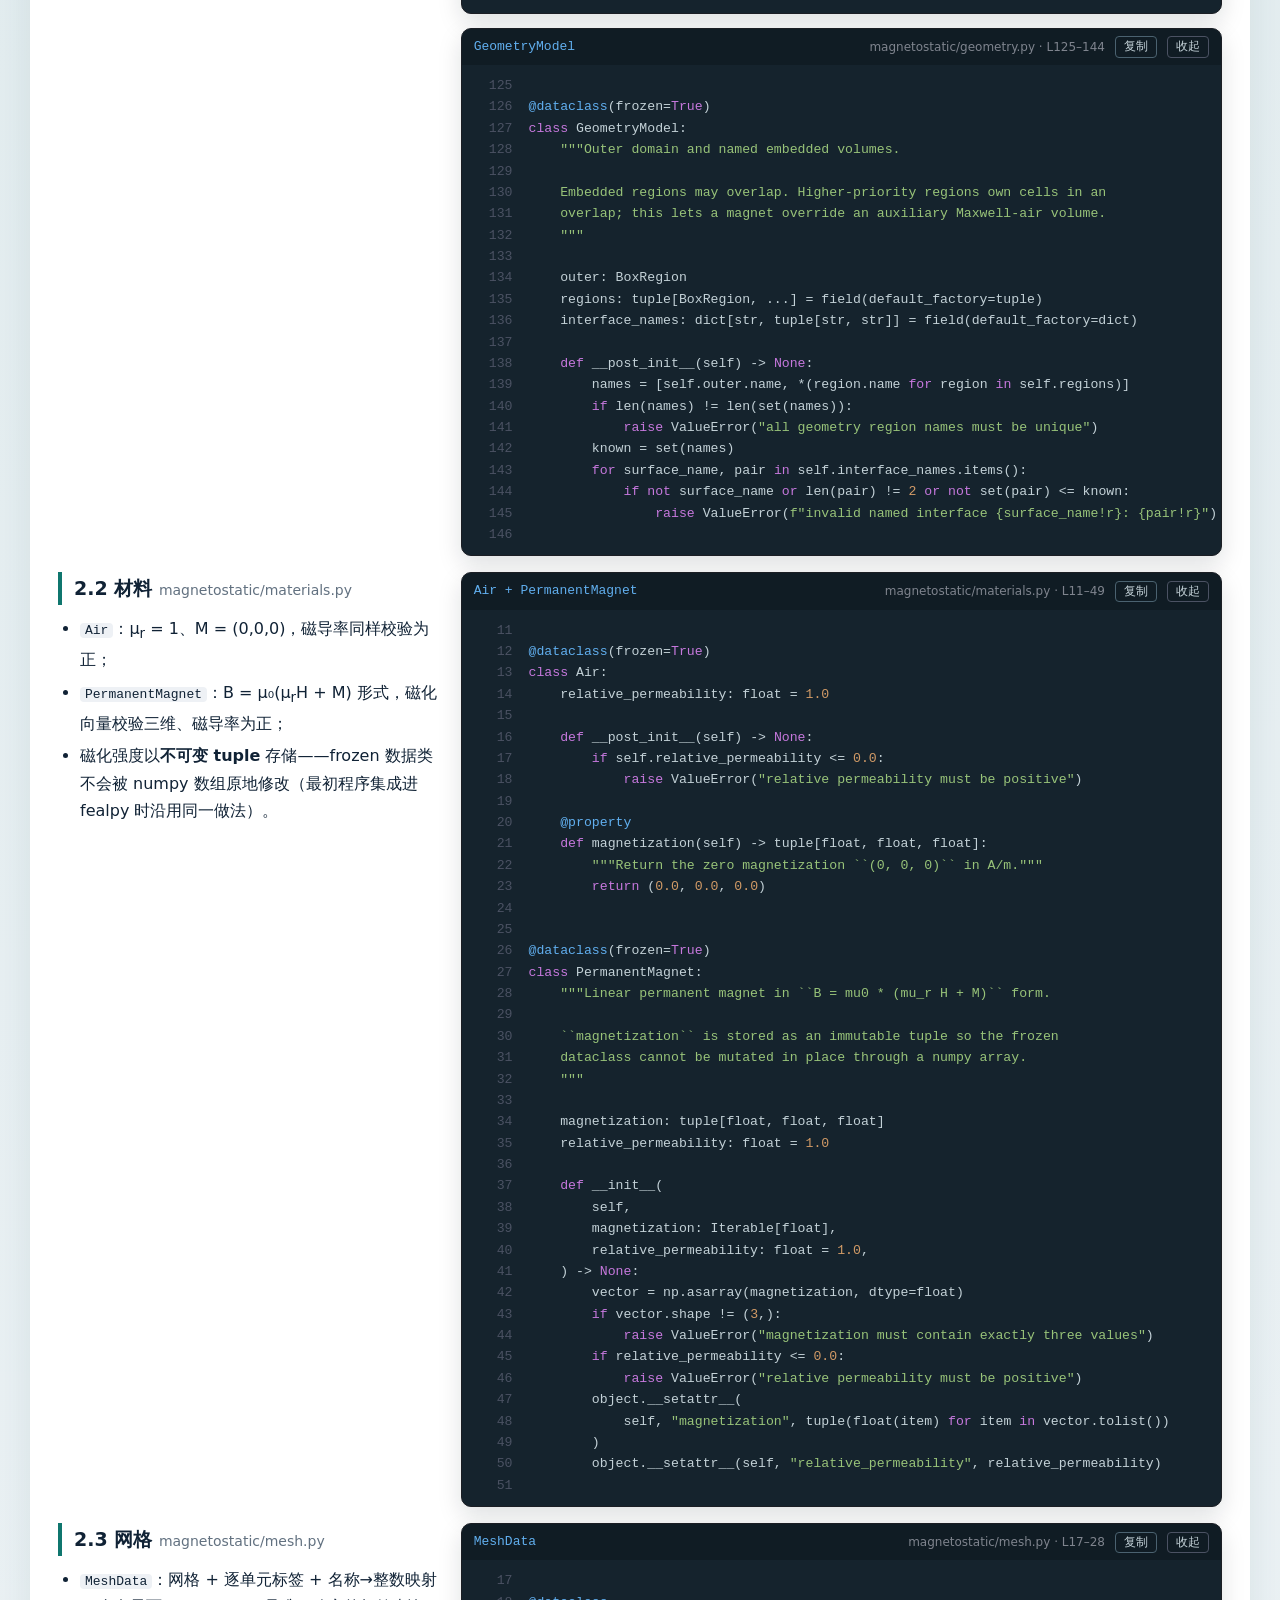
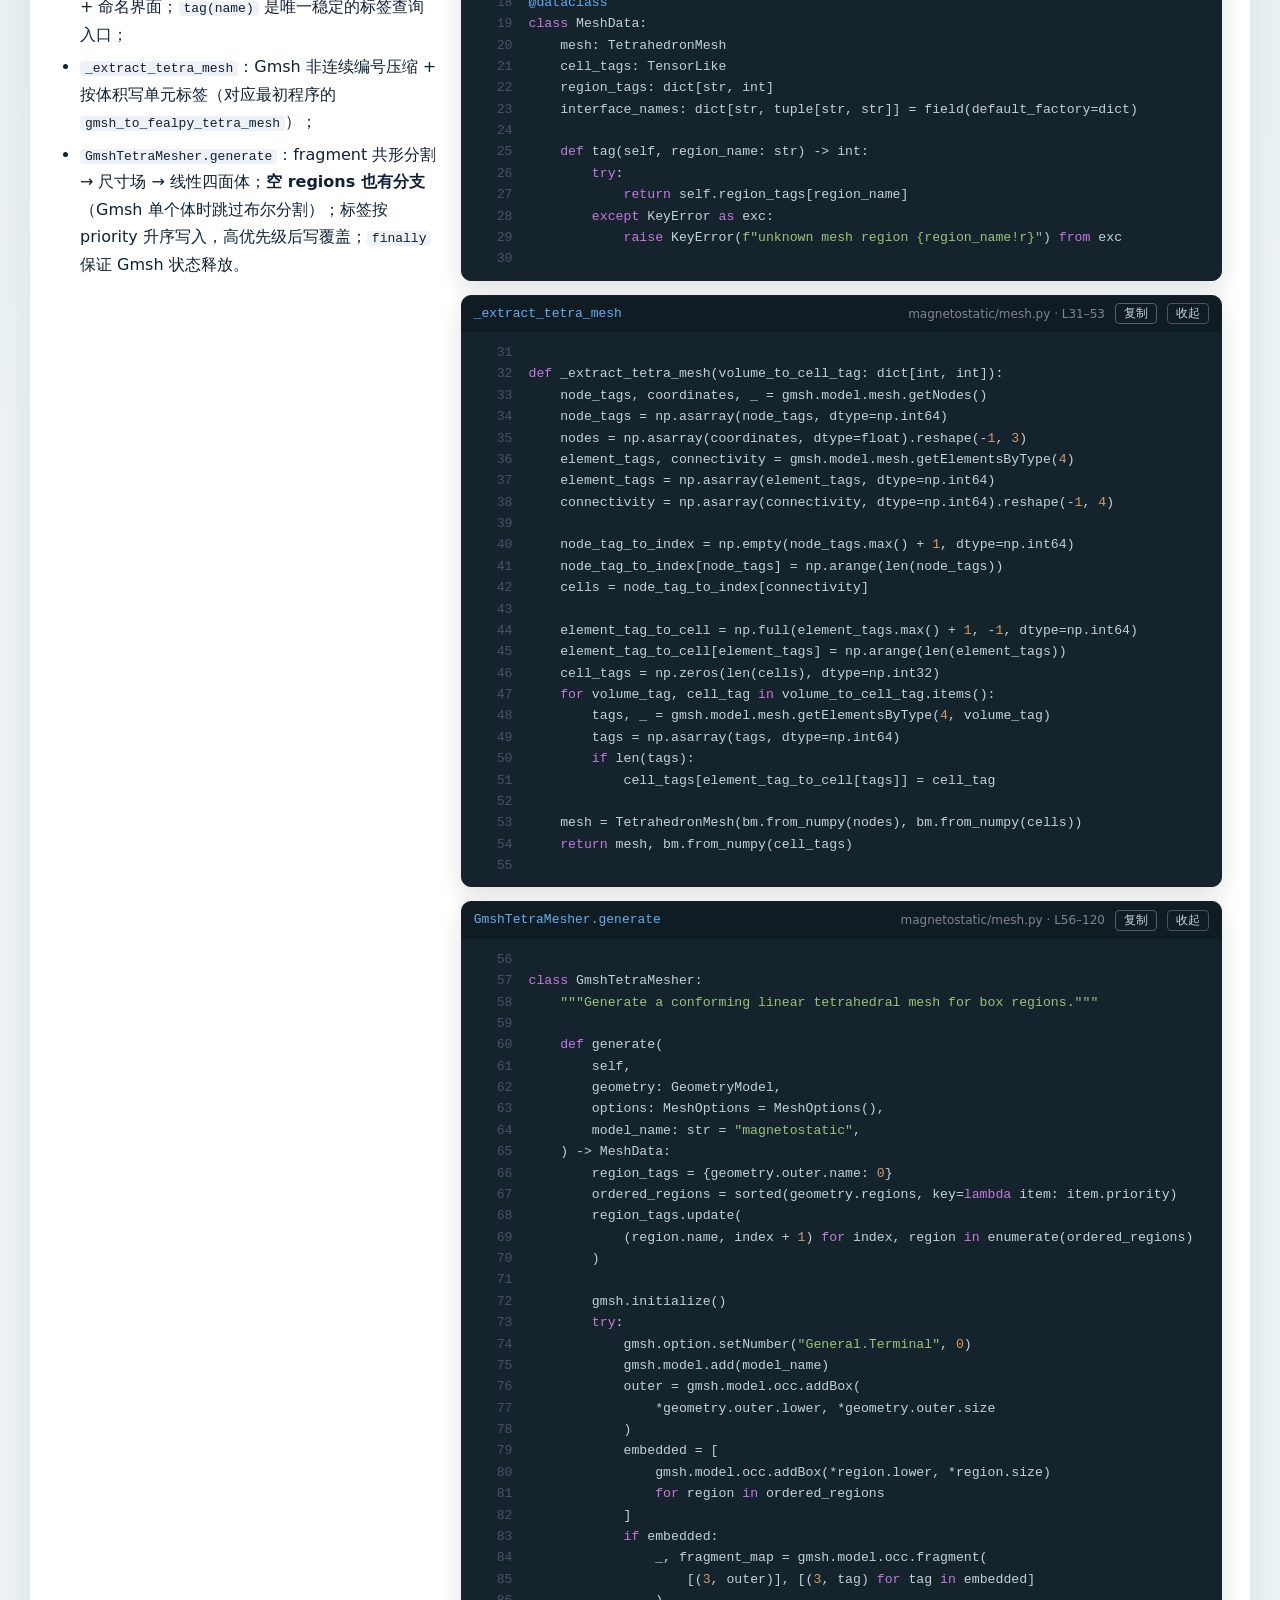
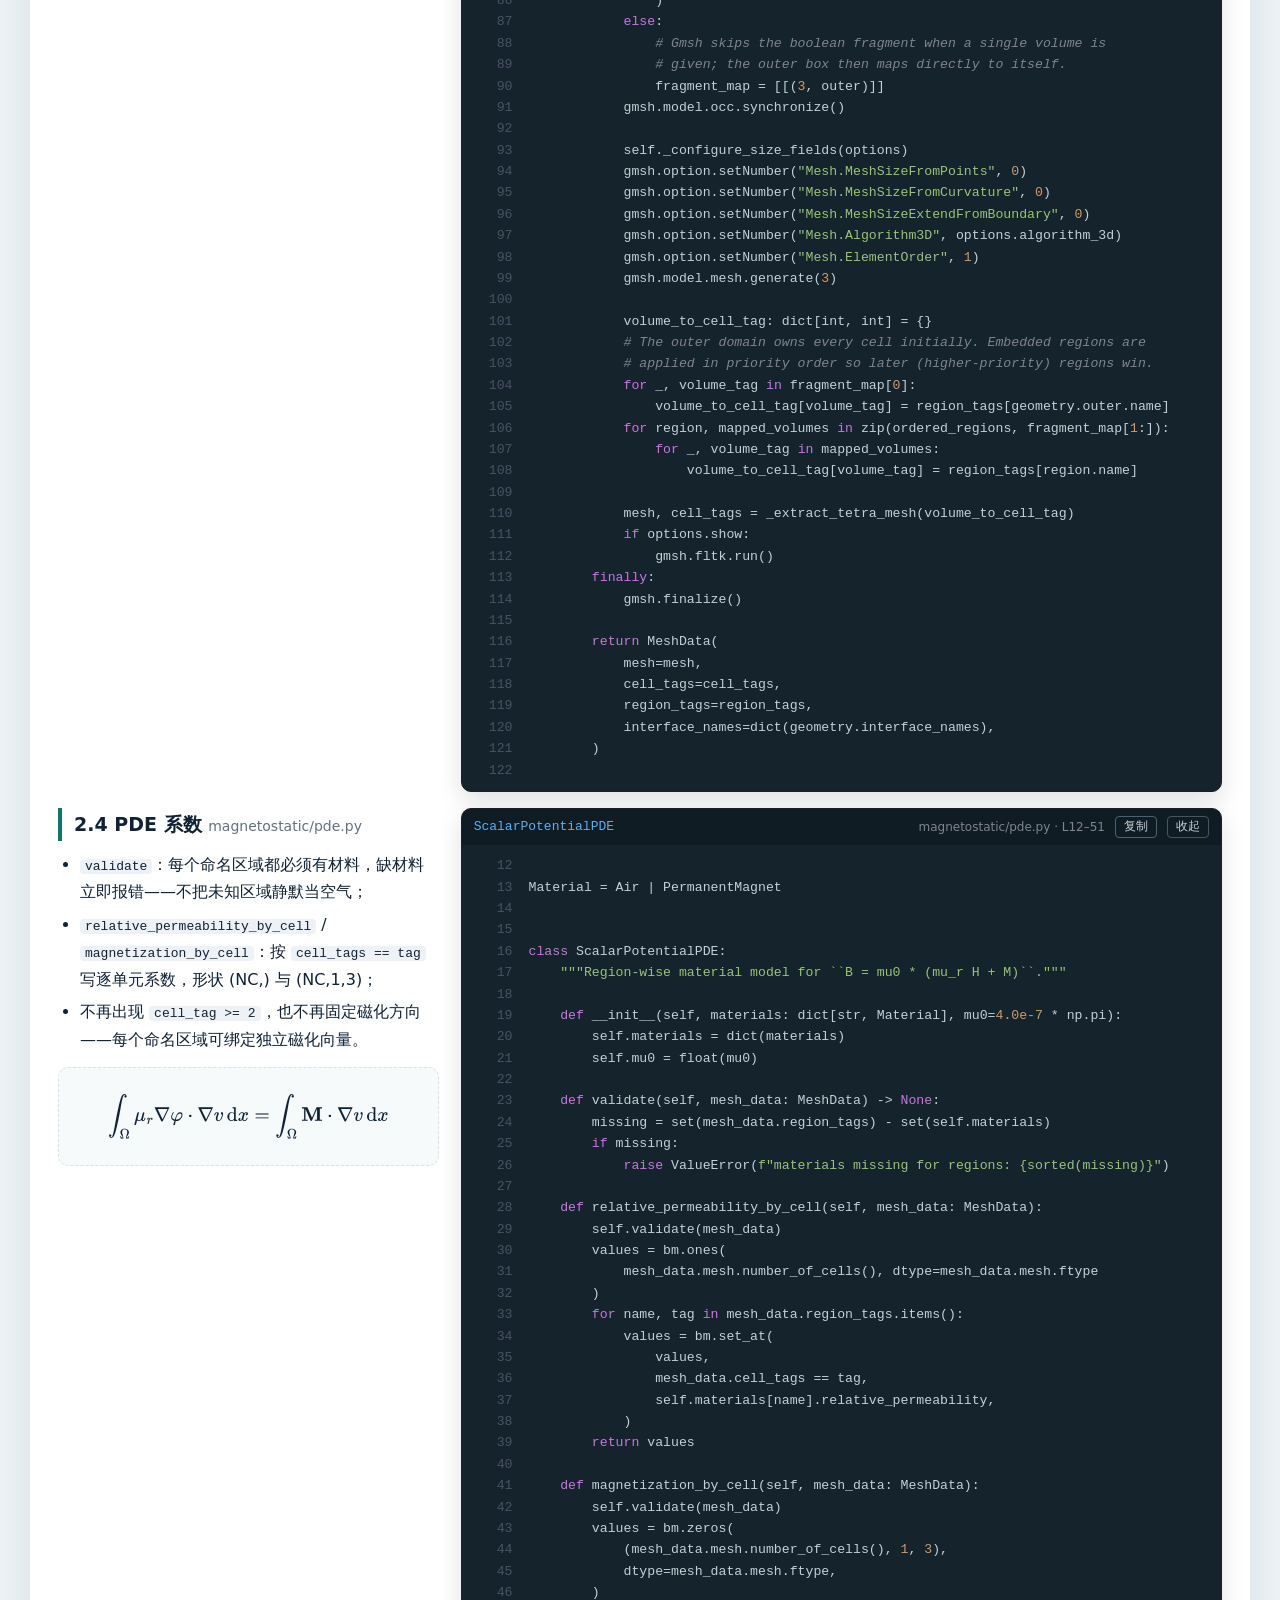
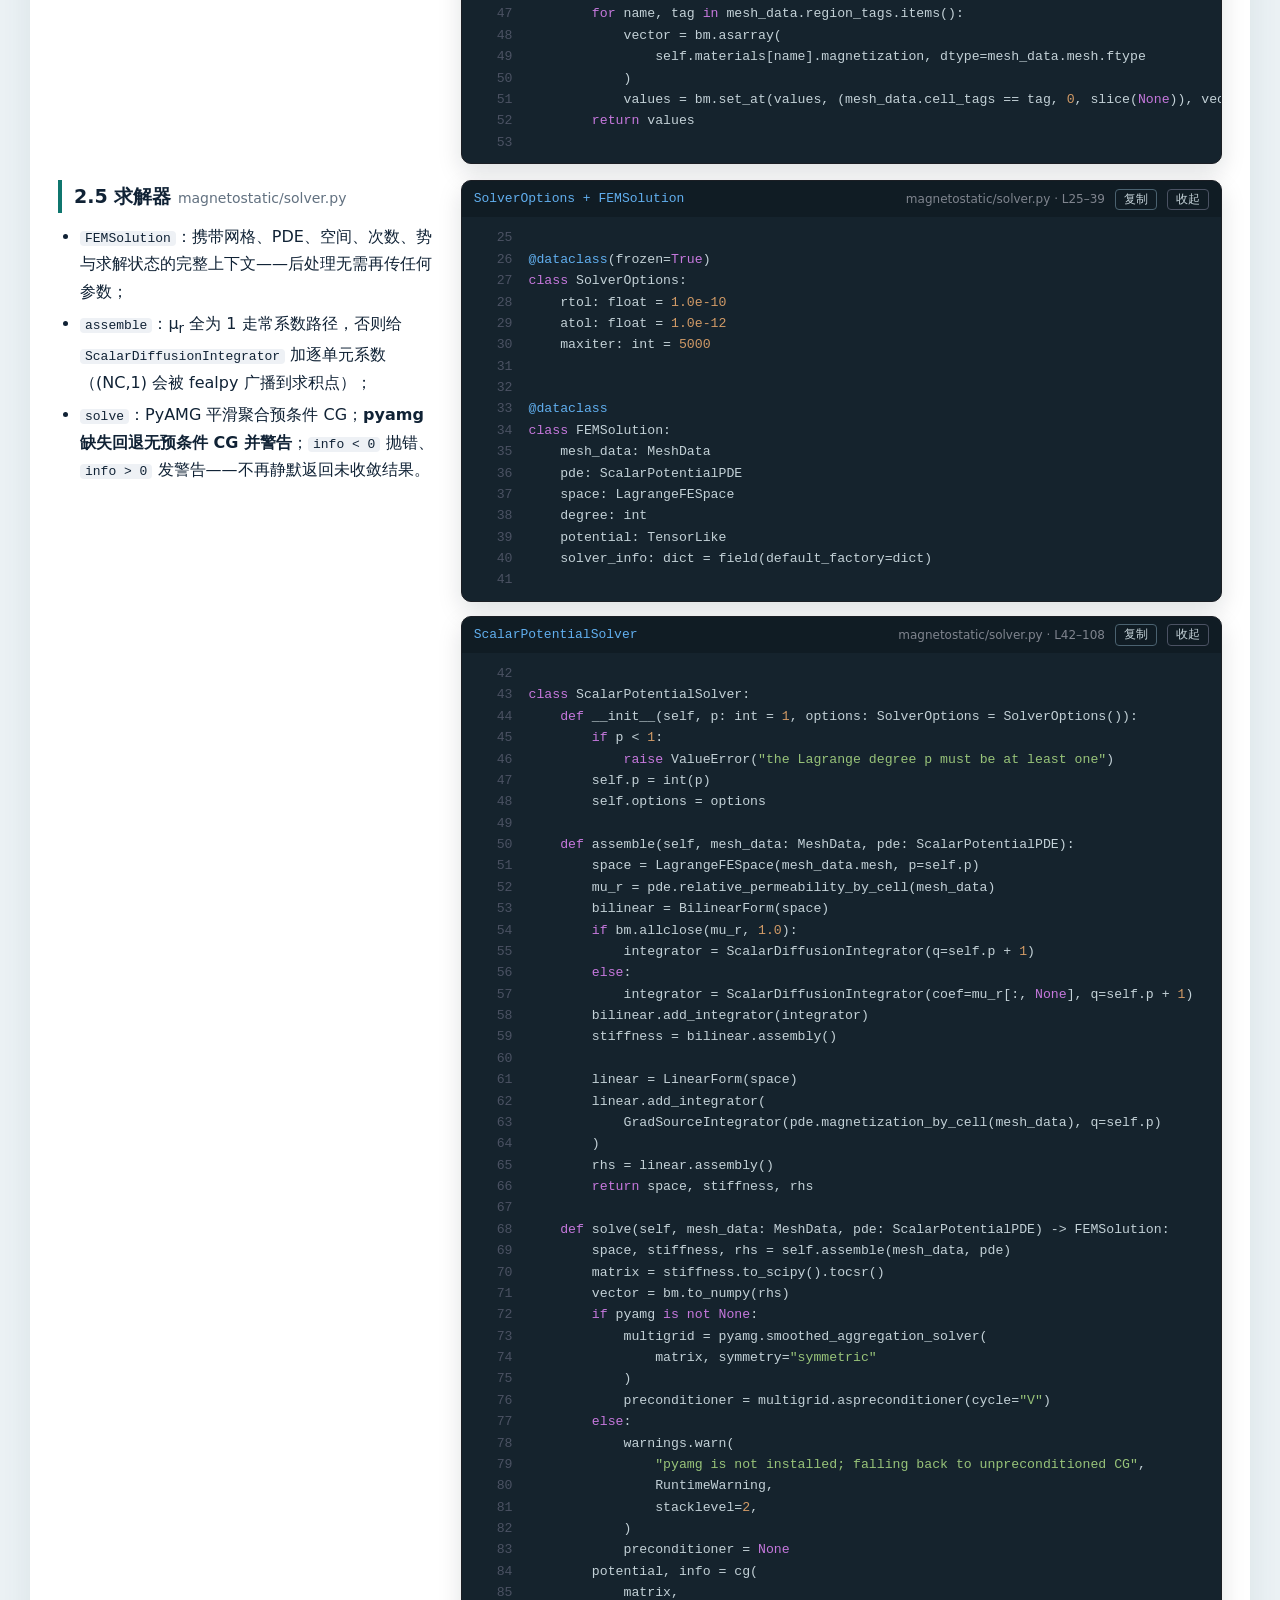
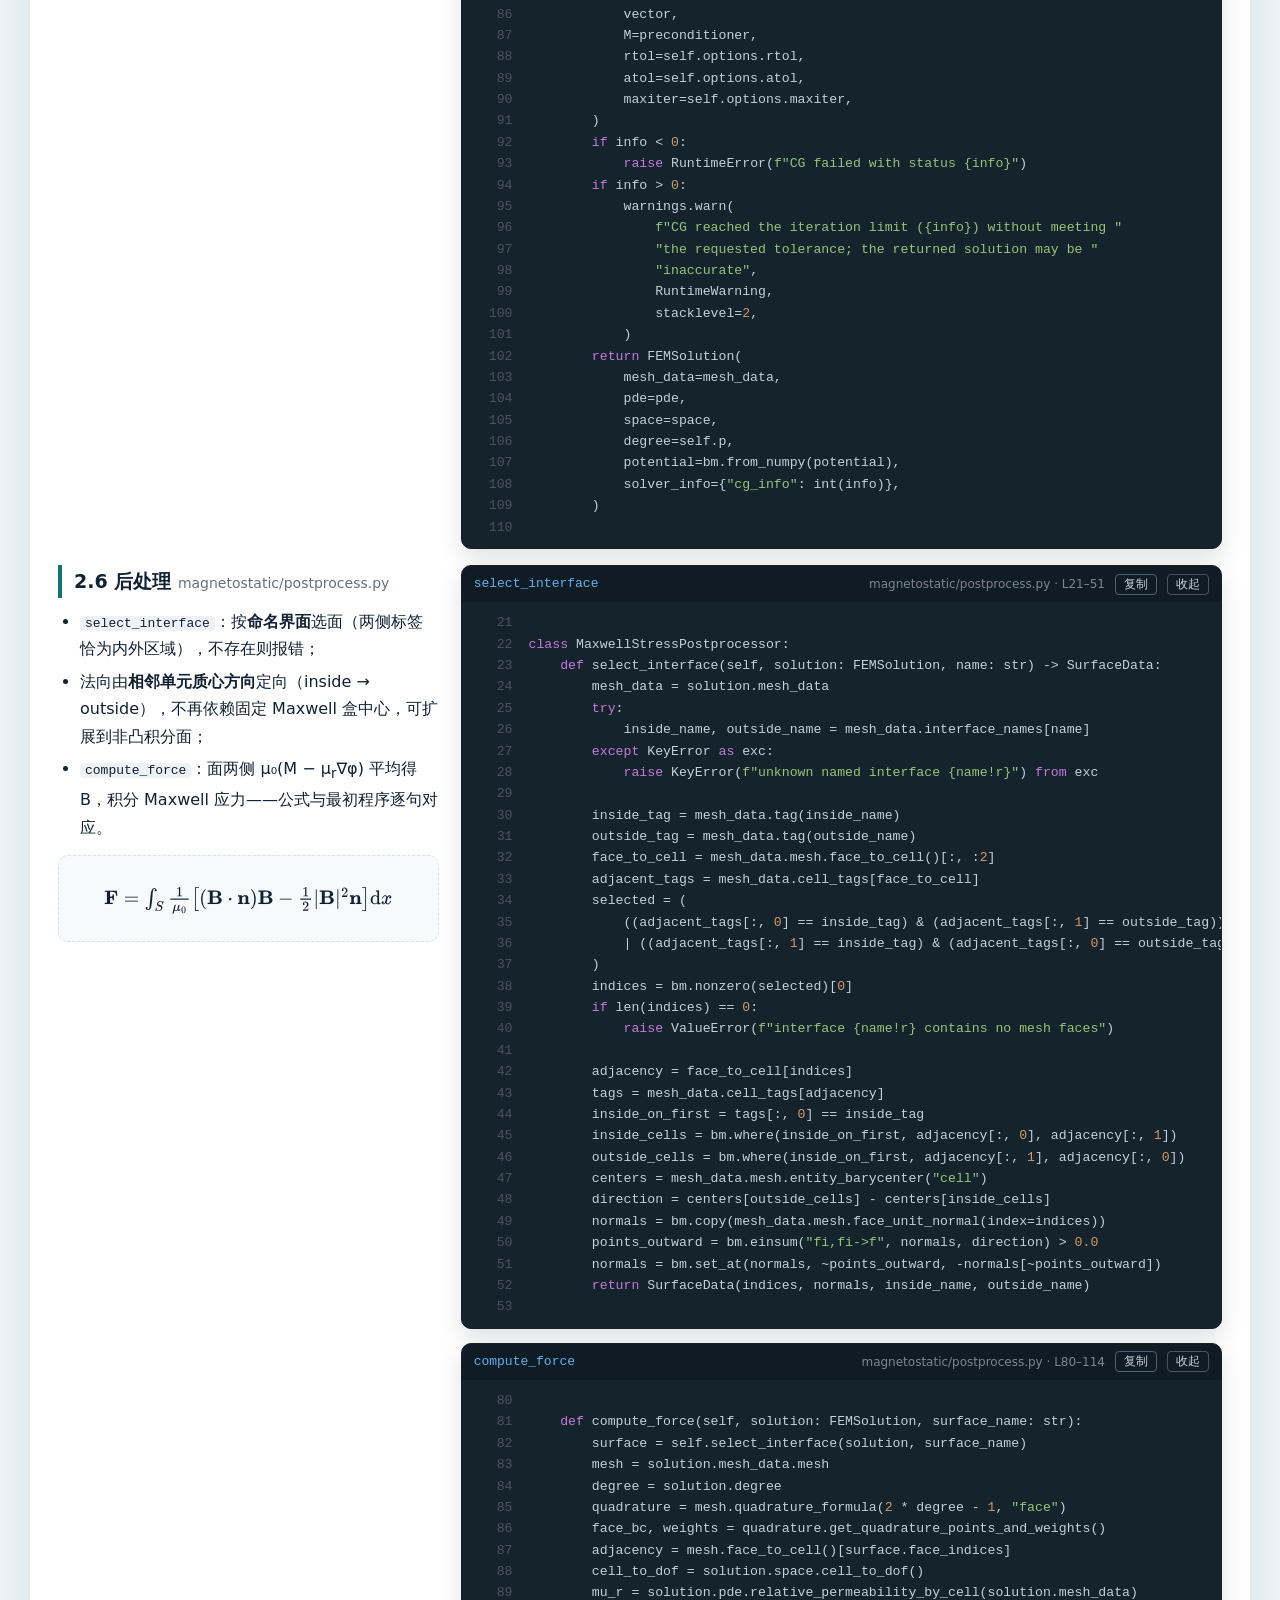
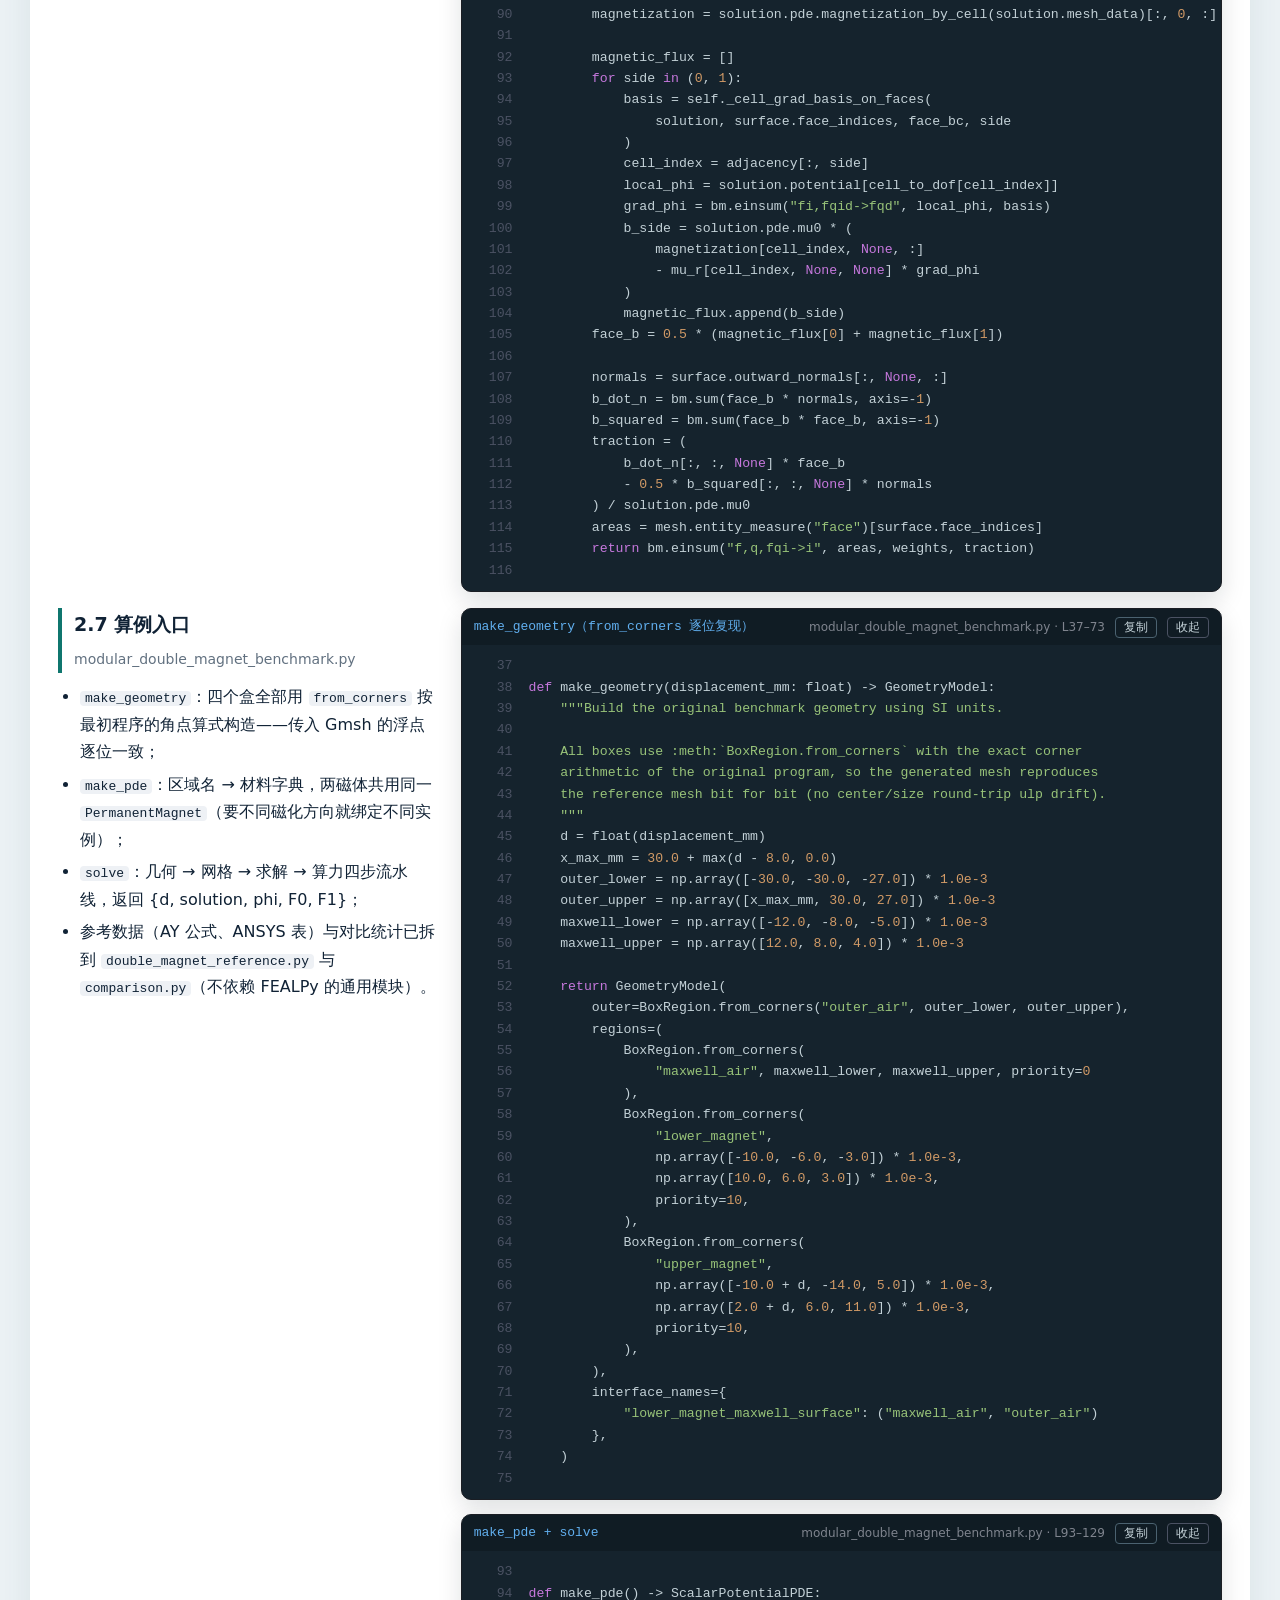
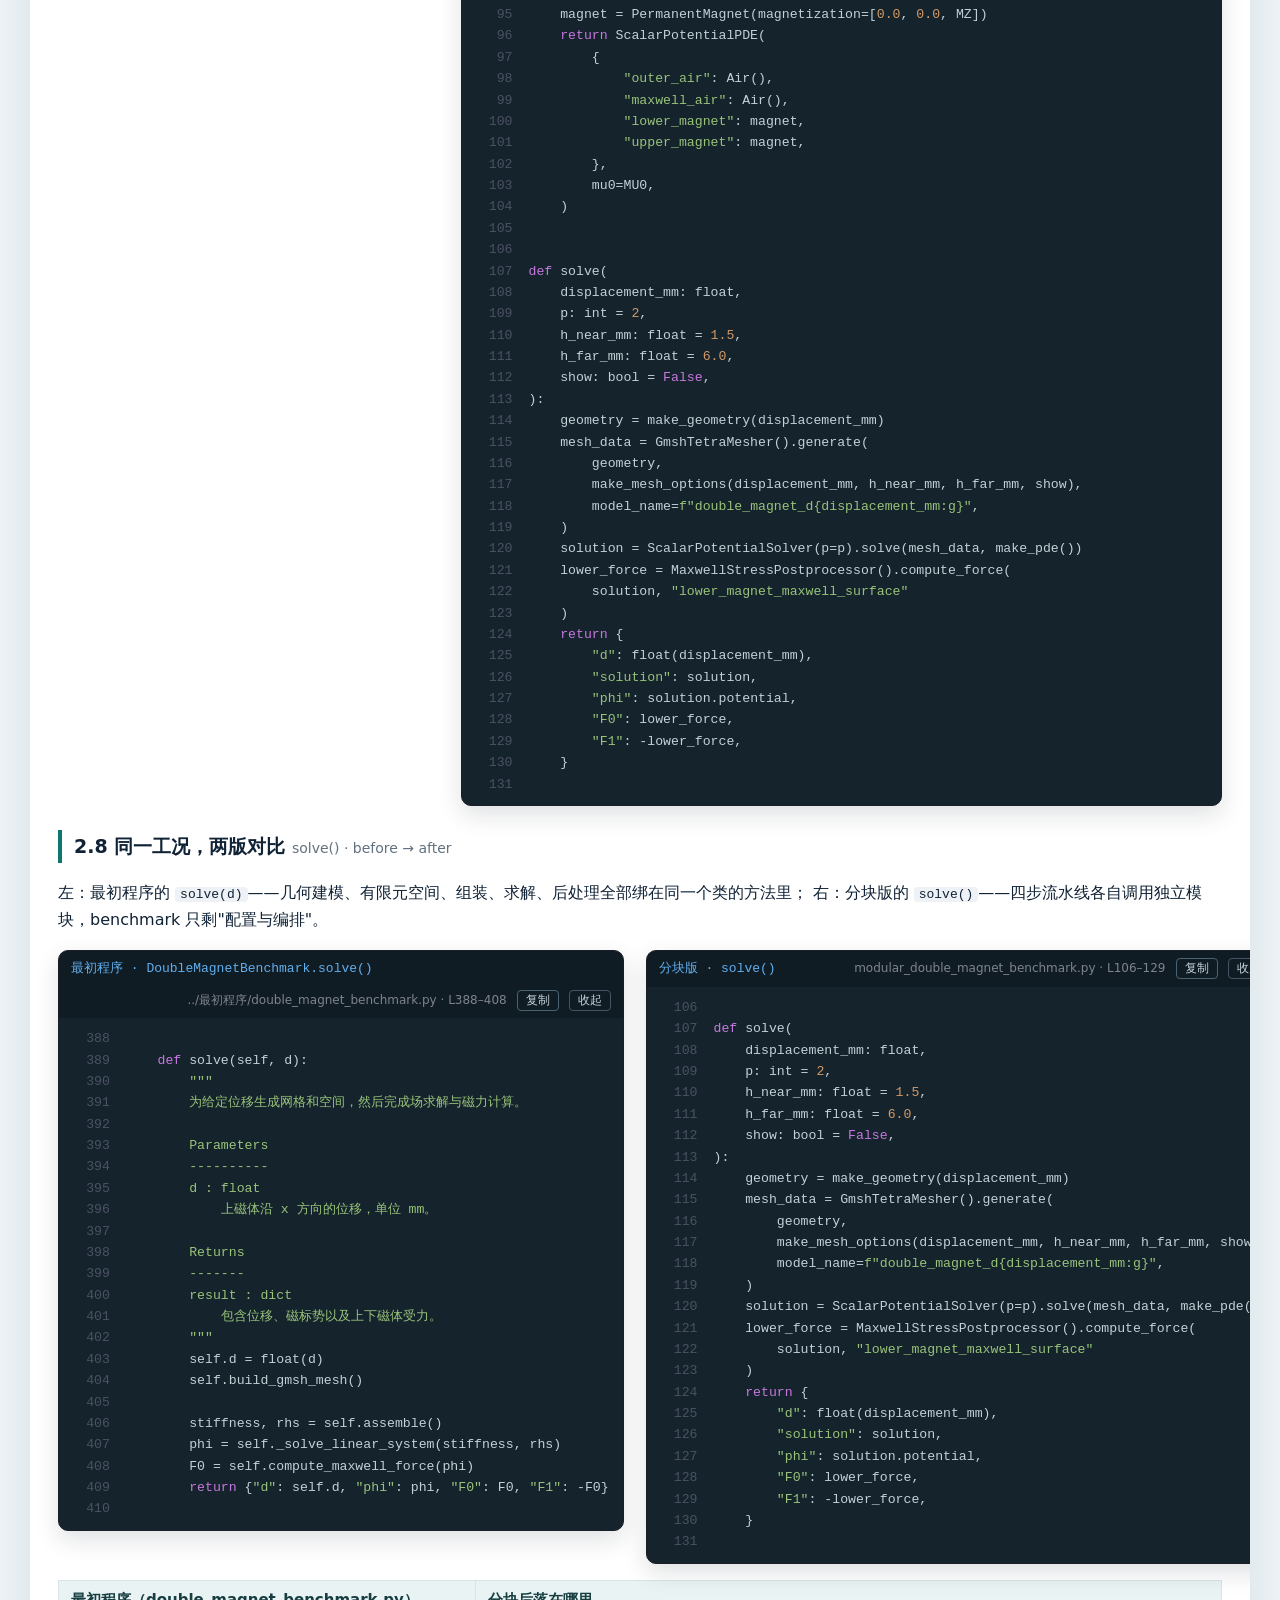
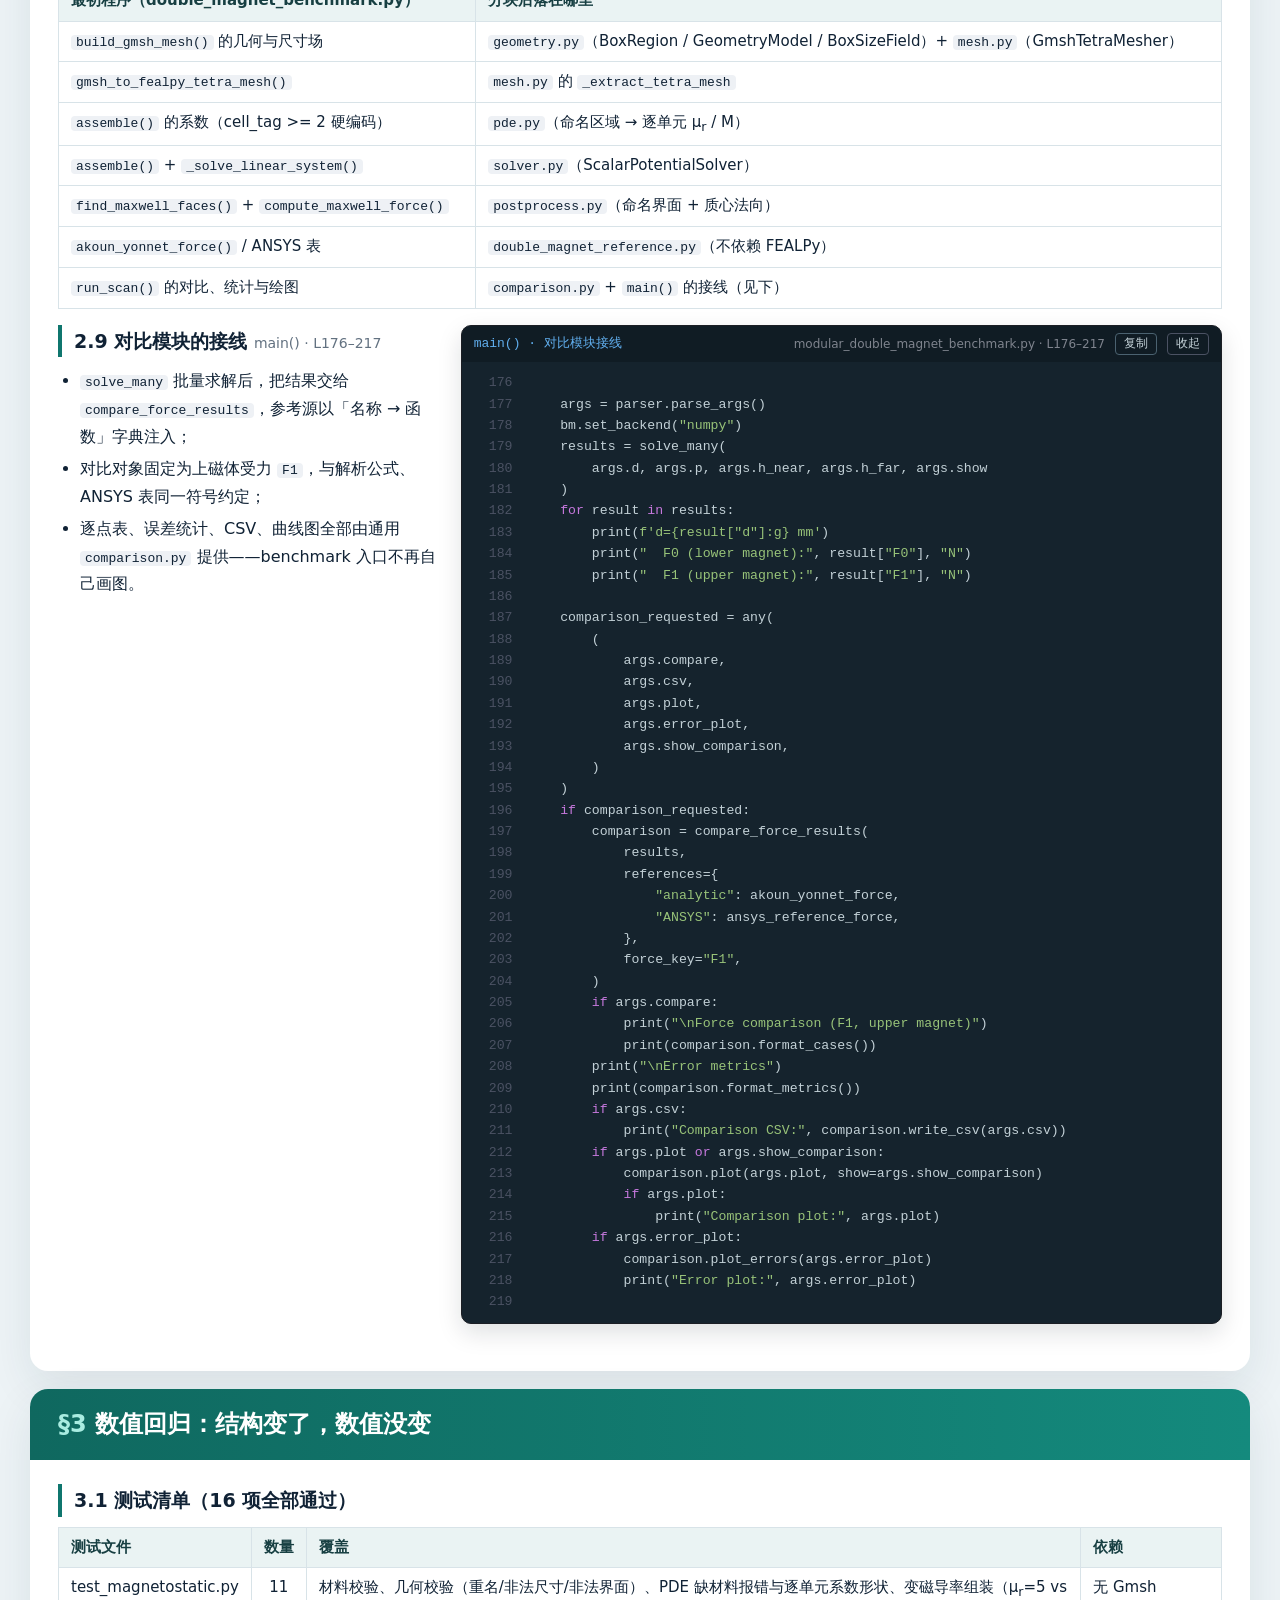
<file: 初步分块/模块化_详细版.html>
<!DOCTYPE html>
<html lang="zh-CN">
<head>
<meta charset="utf-8">
<meta name="viewport" content="width=device-width, initial-scale=1">
<title>双永磁体三维静磁算例 · 工程化分块讲解</title>
<style>
  :root{
    --bg:#f4f5f7; --panel:#ffffff; --ink:#212734; --muted:#5c6575;
    --accent:#2563eb; --line:#e3e6eb; --chip:#eaf0ff; --chip-ink:#2f46a3;
    --code-bg:#282c34; --code-cap:#21252b; --code-ink:#abb2bf;
  }
  *{box-sizing:border-box}
  html{scroll-behavior:smooth}
  body{margin:0;background:var(--bg);color:var(--ink);
    font-family:"SimSun","宋体","Songti SC","Noto Serif CJK SC","Source Han Serif SC","AR PL UMing CN","AR PL UMing HK","AR PL UMing TW",serif;
    line-height:1.8;}
  .wrap{max-width:1200px;margin:0 auto;padding:28px 20px 90px;}
  header.top{background:var(--panel);border:1px solid var(--line);border-top:4px solid var(--accent);
    border-radius:12px;padding:26px 30px;box-shadow:0 1px 3px rgba(16,24,40,.05);}
  header.top h1{margin:0 0 8px;font-size:26px;}
  header.top .stage{display:inline-block;background:var(--chip);color:var(--chip-ink);
    border-radius:999px;font-size:12.5px;padding:2px 12px;margin-right:10px;vertical-align:2px;}
  header.top p.sub{margin:6px 0 0;color:var(--muted);font-size:14.5px;}
  nav.toc{display:flex;flex-wrap:wrap;gap:8px;margin:16px 2px;}
  nav.toc a{background:var(--panel);border:1px solid var(--line);border-radius:999px;
    padding:4px 16px;font-size:13.5px;text-decoration:none;color:var(--ink);}
  nav.toc a:hover{border-color:var(--accent);color:var(--accent);}
  section{background:var(--panel);border:1px solid var(--line);border-radius:12px;
    padding:0 28px 26px;margin:18px 0;overflow:hidden;box-shadow:0 1px 3px rgba(16,24,40,.05);}
  h2{font-size:25px;font-weight:700;margin:0 -28px 18px;padding:13px 28px;
    background:linear-gradient(90deg,#1d4ed8,#3b82f6);color:#fff;}
  h2 .no{color:#bfdbfe;margin-right:8px;}
  h3{font-size:19px;font-weight:700;margin:24px 0 10px;color:#111827;
    padding-left:12px;border-left:4px solid var(--accent);}
  h3 .loc{color:var(--muted);font-weight:normal;font-size:14px;}
  p,li{font-size:16px;}
  ul{margin:8px 0;padding-left:22px;}
  li{margin:5px 0;}
  ol{padding-left:24px;}
  ol li{margin:5px 0;}
  .row{display:grid;grid-template-columns:minmax(0,4fr) minmax(0,8fr);
    gap:22px;align-items:start;margin:16px 0;}
  .row-split{display:grid;grid-template-columns:1fr 1fr;gap:22px;
    align-items:start;margin:16px 0;}
  @media(max-width:1200px){.row-split{grid-template-columns:1fr}}
  @media(max-width:980px){.row{grid-template-columns:1fr}}
  table{border-collapse:collapse;width:100%;font-size:15px;margin:10px 0;}
  th,td{border:1px solid var(--line);padding:7px 12px;text-align:left;vertical-align:top;}
  th{background:#f1f4f8;font-weight:600;white-space:nowrap;}
  td.num,th.num{text-align:center;}
  .callout{border-left:3px solid var(--accent);background:#f0f6ff;padding:10px 14px;
    border-radius:0 8px 8px 0;margin:10px 0;font-size:15.5px;}
  .mathbox{background:#f7f9fc;border:1px dashed var(--line);border-radius:10px;
    padding:18px 22px;margin:14px 0;text-align:center;}
  .math{font-family:"STIX Two Math","Cambria Math","Times New Roman",Georgia,serif;
    font-size:19px;margin:8px 0;}
  .math.small{font-size:15px;color:var(--muted);}
  .flow{display:flex;flex-wrap:wrap;gap:6px;align-items:center;margin:10px 0 4px;}
  .chip{background:var(--chip);color:var(--chip-ink);border-radius:999px;
    padding:3px 12px;font-size:13px;white-space:nowrap;}
  .flow .arrow{color:#9aa3b0;}
  .figrow{display:grid;grid-template-columns:1fr 1fr;gap:16px;margin:14px 0;}
  @media(max-width:980px){.figrow{grid-template-columns:1fr}}
  figure.fig{margin:0;border:1px solid var(--line);border-radius:10px;overflow:hidden;
    background:#fbfcfe;}
  figure.fig img{display:block;width:100%;height:auto;border-bottom:1px solid var(--line);}
  figure.fig figcaption{padding:8px 12px;font-size:13.5px;color:var(--muted);line-height:1.6;}
  figure.fig figcaption b{color:var(--ink);}
  .code-panel{margin:0;background:var(--code-bg);border-radius:10px;overflow:hidden;
    border:1px solid #1b1e24;}
  .code-panel figcaption{display:flex;align-items:center;gap:10px;flex-wrap:wrap;
    padding:7px 12px;background:var(--code-cap);color:var(--code-ink);font-size:13px;}
  .code-panel figcaption .fn{color:#61afef;font-family:ui-monospace,"SF Mono",Consolas,monospace;}
  .code-panel figcaption .loc{margin-left:auto;color:#7f848e;font-size:12px;white-space:nowrap;}
  .code-panel button.toggle{border:1px solid #4b5263;background:transparent;color:var(--code-ink);
    border-radius:4px;cursor:pointer;font-size:12px;padding:0 8px;line-height:1.6;}
  .code-panel button.toggle:hover{border-color:#61afef;color:#61afef;}
  .code-panel.collapsed pre{display:none;}
  .code-stack > div{margin-bottom:14px;}
  .code-stack > div:last-child{margin-bottom:0;}
  pre.code{margin:0;padding:10px 0;overflow:auto;font-size:13.2px;line-height:1.62;
    font-family:ui-monospace,"SF Mono",Consolas,"Liberation Mono",monospace;color:var(--code-ink);}
  pre.code .l{display:block;padding:0 14px 0 6px;white-space:pre;}
  pre.code .l:hover{background:#2c313a;}
  pre.code .ln{display:inline-block;width:3.4em;margin-right:16px;color:#4b5263;
    text-align:right;user-select:none;}
  .k{color:#c678dd}.s{color:#98c379}.c{color:#7f848e;font-style:italic}
  .n{color:#d19a66}.d{color:#61afef}
  .foot{color:var(--muted);font-size:13px;margin-top:26px;text-align:center;}
  code.inline{background:#eef1f5;border-radius:4px;padding:0 5px;font-size:13px;
    font-family:ui-monospace,"SF Mono",Consolas,monospace;}
  /* 2026 技术说明版视觉系统 */
  :root{
    --bg:#edf3f6;--panel:#ffffff;--ink:#102235;--muted:#627180;
    --accent:#0f766e;--accent-2:#ea6a47;--line:#d8e3e8;--chip:#def3ef;--chip-ink:#0c645e;
    --code-bg:#15232d;--code-cap:#101c24;--code-ink:#c3d1d7;--shadow:0 16px 45px rgba(25,50,70,.09);
  }
  body{font-family:"Microsoft YaHei","PingFang SC","Noto Sans CJK SC",system-ui,sans-serif;
    background:radial-gradient(circle at 5% 4%,rgba(15,118,110,.09),transparent 24%),var(--bg);line-height:1.72}
  .read-progress{position:fixed;inset:0 0 auto;z-index:80;height:4px;background:rgba(16,34,53,.08)}
  .read-progress span{display:block;width:0;height:100%;background:linear-gradient(90deg,var(--accent),var(--accent-2))}
  .wrap{max-width:1820px;padding:34px 30px 90px}
  header.top{border:none;border-radius:24px;padding:38px 42px;background:linear-gradient(145deg,#0e2638,#133f4c);color:#fff;box-shadow:var(--shadow);position:relative;overflow:hidden}
  header.top::after{content:"";position:absolute;width:330px;height:330px;border-radius:50%;right:-110px;top:-170px;border:1px solid rgba(255,255,255,.14);box-shadow:0 0 0 48px rgba(255,255,255,.03),0 0 0 96px rgba(255,255,255,.02)}
  header.top h1{font-size:clamp(28px,4vw,43px);line-height:1.2;letter-spacing:-.035em;position:relative;z-index:1}
  header.top .stage{background:#9fe7dc;color:#103e43;font-weight:800;vertical-align:5px}
  header.top p.sub{color:#cddde3;font-size:15px;max-width:980px;position:relative;z-index:1}
  header.top code.inline{background:rgba(255,255,255,.1);color:#fff}
  .eyebrow{color:#9fe7dc;font-size:12px;font-weight:800;letter-spacing:.13em;text-transform:uppercase;margin-bottom:13px;position:relative;z-index:1}
  .summary-strip{display:grid;grid-template-columns:repeat(4,1fr);gap:10px;margin-top:25px;position:relative;z-index:1}
  .summary-strip div{border:1px solid rgba(255,255,255,.14);border-radius:13px;padding:10px 13px;background:rgba(255,255,255,.06);color:#cddde3;font-size:12px}
  .summary-strip b{display:block;color:#fff;font-size:18px;margin-bottom:1px}
  nav.toc{position:sticky;top:10px;z-index:50;background:rgba(247,250,251,.88);border:1px solid var(--line);border-radius:16px;padding:9px 10px;backdrop-filter:blur(14px);box-shadow:0 8px 24px rgba(25,50,70,.08)}
  nav.toc a{background:transparent;border-color:transparent;font-weight:650;padding:5px 12px}
  nav.toc a:hover,nav.toc a.active{background:var(--chip);color:var(--accent);border-color:#c7e7e1}
  nav.toc .nav-spacer{flex:1}
  .nav-action{font:inherit;cursor:pointer;background:#fff!important;border:1px solid var(--line)!important;color:var(--ink)!important;border-radius:999px!important;padding:5px 12px!important;font-size:12.5px!important;text-decoration:none}
  .nav-action:hover{border-color:var(--accent)!important;color:var(--accent)!important}
  .stage-route{display:grid;grid-template-columns:repeat(3,1fr);gap:12px;margin:17px 0}
  .route-item{background:#f8fbfc;border:1px solid var(--line);border-radius:15px;padding:15px 17px;color:var(--muted);font-size:13px;position:relative}
  .route-item b{display:block;color:var(--ink);font-size:15px;margin:3px 0}.route-item small{color:var(--accent);font-weight:800;letter-spacing:.09em}
  .route-item.active{background:linear-gradient(145deg,#e3f6f2,#fff);border-color:#8dcec4;box-shadow:0 10px 26px rgba(15,118,110,.10)}
  .route-item.active::after{content:"当前";position:absolute;right:11px;top:10px;background:var(--accent);color:#fff;border-radius:999px;padding:1px 8px;font-size:10px}
  section{border:none;border-radius:18px;box-shadow:var(--shadow);padding-bottom:31px;scroll-margin-top:82px}
  h2{background:linear-gradient(90deg,#0f685f,#148a7d);font-size:24px;padding-top:15px;padding-bottom:15px}
  h2 .no{color:#a9ece1}h3{border-left-color:var(--accent);color:var(--ink)}
  th{background:#eaf3f3;color:#173f42}th,td{border-color:var(--line)}
  .callout{border-left-color:var(--accent);background:#eaf7f5}.mathbox{background:#f6fafb;border-color:var(--line)}
  .chip{background:var(--chip);color:var(--chip-ink);border:1px solid #c7e7e1;padding:4px 11px;font-weight:650}.flow{gap:8px}
  .layers{display:grid;gap:12px;margin:14px 0}
  .layer{border:1px solid var(--line);border-radius:14px;padding:12px 18px;background:#f8fbfc;display:flex;align-items:center;gap:14px}
  .layer b{font-size:15px;color:var(--ink);white-space:nowrap}
  .layer span{font-size:13.5px;color:var(--muted)}
  .layer.generic{background:linear-gradient(145deg,#e2f6f2,#fff);border-color:#8bcfc4}
  figure.fig{border-radius:14px;box-shadow:0 8px 22px rgba(25,50,70,.06)}figure.fig img{transition:transform .25s ease}figure.fig:hover img{transform:scale(1.012)}
  .code-panel{box-shadow:0 9px 24px rgba(8,20,30,.13)}
  .code-panel button.copy{border:1px solid #4b6270;background:transparent;color:var(--code-ink);border-radius:4px;cursor:pointer;font-size:12px;padding:0 8px;line-height:1.6}
  .code-panel button.copy:hover{border-color:#65d2c4;color:#65d2c4}
  .backtop{position:fixed;right:24px;bottom:24px;z-index:55;width:42px;height:42px;border:none;border-radius:50%;background:var(--accent);color:#fff;box-shadow:0 9px 24px rgba(15,118,110,.26);cursor:pointer;opacity:0;transform:translateY(10px);pointer-events:none;transition:.2s}
  .backtop.show{opacity:1;transform:none;pointer-events:auto}
  [data-theme="dark"]{--bg:#0c171e;--panel:#13232c;--ink:#e4eef1;--muted:#9babb3;--line:#29404c;--chip:#173d3c;--chip-ink:#91ddd2;--shadow:0 16px 45px rgba(0,0,0,.22)}
  [data-theme="dark"] body{background:#0c171e}[data-theme="dark"] section,[data-theme="dark"] .route-item,[data-theme="dark"] .layer{background:#13232c}
  [data-theme="dark"] .route-item.active,[data-theme="dark"] .layer.generic{background:#173536;border-color:#39756f}
  [data-theme="dark"] th{background:#1a343c;color:#d9eeed}[data-theme="dark"] .callout{background:#173536}[data-theme="dark"] .mathbox{background:#102029}
  [data-theme="dark"] code.inline{background:#1c3039;color:#d5e4e8}[data-theme="dark"] nav.toc{background:rgba(15,29,37,.9)}
  @media(max-width:820px){.wrap{padding:18px 10px 80px}header.top{padding:30px 24px}.summary-strip{grid-template-columns:1fr 1fr}.stage-route{grid-template-columns:1fr}.nav-toc{top:4px;overflow-x:auto;flex-wrap:nowrap}nav.toc a{white-space:nowrap}.nav-spacer,.nav-action{display:none}section{padding-left:18px;padding-right:18px}h2{margin-left:-18px;margin-right:-18px;padding-left:18px}.backtop{right:14px;bottom:14px}}
  @media print{.read-progress,nav.toc,.backtop,.nav-action{display:none!important}.wrap{max-width:none;padding:0}section,header.top{box-shadow:none;break-inside:avoid}.code-panel.collapsed pre{display:block}}
  @media(prefers-reduced-motion:reduce){*,*::before,*::after{scroll-behavior:auto!important;transition:none!important}}
</style>
</head>
<body>
<div class="read-progress" aria-hidden="true"><span id="readProgress"></span></div>
<div class="wrap">

<header class="top">
  <div class="eyebrow">FEALPy integration study · stage 02 · engineering split</div>
  <h1><span class="stage">阶段 ② / ③</span>双永磁体三维静磁算例 · 工程化分块讲解</h1>
  <p class="sub">把 558 行单文件拆成<b>通用静磁有限元模块</b>与<b>算例配置层</b>：几何、网格、材料、PDE、求解、后处理各司其职，
  数值结果保持不变。代码均摘自 <code class="inline">初步分块/</code> 目录，行号可直接对照原文件；
  上一站见 <a href="../最初程序/算例原型_详细版.html" style="color:#9fe7dc">算例原型详细版</a>。</p>
  <div class="summary-strip">
    <div><b>6</b>通用模块</div><div><b>16</b>项测试</div>
    <div><b>逐位</b>网格一致</div><div><b>命名</b>区域寻址</div>
  </div>
</header>

<nav class="toc">
  <a href="#s1">§1 分块动机与架构</a>
  <a href="#s2">§2 模块拆解（左文右码）</a>
  <a href="#s3">§3 数值回归</a>
  <a href="#appendix">附录 使用方式</a>
  <span class="nav-spacer"></span>
  <a class="nav-action" href="模块化_简洁版.html">演示版</a>
  <button class="nav-action" id="collapseAll" type="button">折叠代码</button>
  <button class="nav-action" id="themeToggle" type="button">深色</button>
</nav>

<div class="stage-route" aria-label="项目三阶段路线">
  <div class="route-item"><small>STAGE 01</small><b>独立算例基线</b>建立可复现、可对标的数值闭环。</div>
  <div class="route-item active"><small>STAGE 02</small><b>算例工程化分块</b>拆分职责，同时保持数值结果不变。</div>
  <div class="route-item"><small>STAGE 03</small><b>FEALPy 通用化集成</b>沉淀公共接口，并用测试守住正确性。</div>
</div>

<!-- ============================== §1 ============================== -->
<section id="s1">
  <h2><span class="no">§1</span>分块动机与架构</h2>

  <h3>1.1 三层结构</h3>
  <div class="layers">
    <div class="layer"><b>算例层</b><span><code class="inline">modular_double_magnet_benchmark.py</code> —— 只保存本算例的几何尺寸、材料与运行参数（223 行 → 其中几何/材料/流程配置约占一半）</span></div>
    <div class="layer generic"><b>通用模块层</b><span><code class="inline">magnetostatic/</code> —— geometry · materials · mesh · pde · solver · postprocess，不依赖任何具体算例</span></div>
    <div class="layer"><b>回归基准层</b><span><code class="inline">double_magnet_benchmark.py</code>（最初程序，位于 <code class="inline">最初程序/</code>）—— 保留不变，供端到端数值回归对照</span></div>
  </div>

  <h3>1.2 数据流</h3>
  <div class="flow">
    <span class="chip">GeometryModel + MeshOptions</span><span class="arrow">→</span>
    <span class="chip">GmshTetraMesher</span><span class="arrow">→</span>
    <span class="chip">MeshData</span><span class="arrow">→</span>
    <span class="chip">ScalarPotentialPDE</span><span class="arrow">→</span>
    <span class="chip">ScalarPotentialSolver</span><span class="arrow">→</span>
    <span class="chip">FEMSolution</span><span class="arrow">→</span>
    <span class="chip">MaxwellStressPostprocessor</span><span class="arrow">→</span>
    <span class="chip">磁力 (3,)</span>
  </div>

  <h3>1.3 模块职责</h3>
  <table>
    <tr><th>模块</th><th>职责</th><th>对应最初程序</th></tr>
    <tr><td><code class="inline">geometry</code></td><td>空气域、磁体、辅助积分区域与网格尺寸场（不依赖 Gmsh 状态）</td><td>build_gmsh_mesh 的几何部分</td></tr>
    <tr><td><code class="inline">materials</code></td><td>空气与永磁材料的本构参数</td><td>常量区</td></tr>
    <tr><td><code class="inline">mesh</code></td><td>Gmsh 共形分割 + FEALPy 四面体网格转换 + 区域标签</td><td>build_gmsh_mesh + gmsh_to_fealpy_tetra_mesh</td></tr>
    <tr><td><code class="inline">pde</code></td><td>命名区域 → 逐单元 μ<sub>r</sub>、M 系数</td><td>assemble 的系数部分</td></tr>
    <tr><td><code class="inline">solver</code></td><td>Lagrange 空间、组装、PyAMG-CG 求解</td><td>assemble + _solve_linear_system</td></tr>
    <tr><td><code class="inline">postprocess</code></td><td>命名界面选面、磁场恢复、Maxwell 应力积分</td><td>find_maxwell_faces + compute_maxwell_force</td></tr>
  </table>
  <div class="callout"><b>为什么分块：</b>单文件 558 行同时管几何、网格、组装、后处理与对标，改动任何一处都要冒整体回归风险；<code class="inline">cell_tag &gt;= 2</code> 这类硬编码把"哪个区域"绑死在算例上。分块后每层只回答自己的问题，且数值路径与最初程序逐句对应（见 §3 回归证据）。</div>
</section>

<!-- ============================== §2 ============================== -->
<section id="s2">
  <h2><span class="no">§2</span>模块拆解（左文右码）</h2>

  <div class="row">
    <div>
      <h3 style="margin-top:0">2.1 几何描述 <span class="loc">magnetostatic/geometry.py</span></h3>
      <ul>
        <li><code class="inline">BoxRegion</code>：命名轴对齐长方体（center / size / priority），frozen 数据类 + 构造校验（名称非空、尺寸为正）；</li>
        <li><code class="inline">from_corners</code>：由精确角点构造——消除 center/size 往返的 <b>1 ulp 漂移</b>，使分块版网格与最初程序<b>逐位一致</b>（§3）；</li>
        <li><code class="inline">lower / upper</code> 属性每次返回新数组，调用方无法原地篡改 frozen 对象；</li>
        <li><code class="inline">GeometryModel</code>：外层区域 + 嵌入区域 + 命名界面，构造时校验名称唯一、界面引用存在；priority 决定重叠区域归属（磁体覆盖 Maxwell 空气区）。</li>
      </ul>
      <div class="callout"><b>设计点：</b>几何层只描述数据，不 import Gmsh——网格生成器可以整体替换（圆柱/STEP），几何描述不变。</div>
    </div>
    <div class="code-stack">
      <div data-code="geom-boxregion"></div>
      <div data-code="geom-model"></div>
    </div>
  </div>

  <div class="row">
    <div>
      <h3 style="margin-top:0">2.2 材料 <span class="loc">magnetostatic/materials.py</span></h3>
      <ul>
        <li><code class="inline">Air</code>：μ<sub>r</sub> = 1、M = (0,0,0)，磁导率同样校验为正；</li>
        <li><code class="inline">PermanentMagnet</code>：B = μ₀(μ<sub>r</sub>H + M) 形式，磁化向量校验三维、磁导率为正；</li>
        <li>磁化强度以<b>不可变 tuple</b> 存储——frozen 数据类不会被 numpy 数组原地修改（最初程序集成进 fealpy 时沿用同一做法）。</li>
      </ul>
    </div>
    <div data-code="materials"></div>
  </div>

  <div class="row">
    <div>
      <h3 style="margin-top:0">2.3 网格 <span class="loc">magnetostatic/mesh.py</span></h3>
      <ul>
        <li><code class="inline">MeshData</code>：网格 + 逐单元标签 + 名称→整数映射 + 命名界面；<code class="inline">tag(name)</code> 是唯一稳定的标签查询入口；</li>
        <li><code class="inline">_extract_tetra_mesh</code>：Gmsh 非连续编号压缩 + 按体积写单元标签（对应最初程序的 <code class="inline">gmsh_to_fealpy_tetra_mesh</code>）；</li>
        <li><code class="inline">GmshTetraMesher.generate</code>：fragment 共形分割 → 尺寸场 → 线性四面体；<b>空 regions 也有分支</b>（Gmsh 单个体时跳过布尔分割）；标签按 priority 升序写入，高优先级后写覆盖；<code class="inline">finally</code> 保证 Gmsh 状态释放。</li>
      </ul>
    </div>
    <div class="code-stack">
      <div data-code="mesh-data"></div>
      <div data-code="mesh-extract"></div>
      <div data-code="mesh-generate"></div>
    </div>
  </div>

  <div class="row">
    <div>
      <h3 style="margin-top:0">2.4 PDE 系数 <span class="loc">magnetostatic/pde.py</span></h3>
      <ul>
        <li><code class="inline">validate</code>：每个命名区域都必须有材料，缺材料立即报错——不把未知区域静默当空气；</li>
        <li><code class="inline">relative_permeability_by_cell</code> / <code class="inline">magnetization_by_cell</code>：按 <code class="inline">cell_tags == tag</code> 写逐单元系数，形状 (NC,) 与 (NC,1,3)；</li>
        <li>不再出现 <code class="inline">cell_tag &gt;= 2</code>，也不再固定磁化方向——每个命名区域可绑定独立磁化向量。</li>
      </ul>
      <div class="mathbox">
        <div class="math">\(\displaystyle\int_\Omega \mu_r\nabla\varphi\cdot\nabla v\,\mathrm{d}x=\int_\Omega \mathbf{M}\cdot\nabla v\,\mathrm{d}x\)</div>
      </div>
    </div>
    <div data-code="pde"></div>
  </div>

  <div class="row">
    <div>
      <h3 style="margin-top:0">2.5 求解器 <span class="loc">magnetostatic/solver.py</span></h3>
      <ul>
        <li><code class="inline">FEMSolution</code>：携带网格、PDE、空间、次数、势与求解状态的完整上下文——后处理无需再传任何参数；</li>
        <li><code class="inline">assemble</code>：μ<sub>r</sub> 全为 1 走常系数路径，否则给 <code class="inline">ScalarDiffusionIntegrator</code> 加逐单元系数（(NC,1) 会被 fealpy 广播到求积点）；</li>
        <li><code class="inline">solve</code>：PyAMG 平滑聚合预条件 CG；<b>pyamg 缺失回退无预条件 CG 并警告</b>；<code class="inline">info &lt; 0</code> 抛错、<code class="inline">info &gt; 0</code> 发警告——不再静默返回未收敛结果。</li>
      </ul>
    </div>
    <div class="code-stack">
      <div data-code="solver-options"></div>
      <div data-code="solver-core"></div>
    </div>
  </div>

  <div class="row">
    <div>
      <h3 style="margin-top:0">2.6 后处理 <span class="loc">magnetostatic/postprocess.py</span></h3>
      <ul>
        <li><code class="inline">select_interface</code>：按<b>命名界面</b>选面（两侧标签恰为内外区域），不存在则报错；</li>
        <li>法向由<b>相邻单元质心方向</b>定向（inside → outside），不再依赖固定 Maxwell 盒中心，可扩展到非凸积分面；</li>
        <li><code class="inline">compute_force</code>：面两侧 μ₀(M − μ<sub>r</sub>∇φ) 平均得 B，积分 Maxwell 应力——公式与最初程序逐句对应。</li>
      </ul>
      <div class="mathbox">
        <div class="math">\(\mathbf{F}=\int_S \frac{1}{\mu_0}\left[(\mathbf{B}\cdot\mathbf{n})\mathbf{B}-\frac{1}{2}|\mathbf{B}|^2\mathbf{n}\right]\mathrm{d}x\)</div>
      </div>
    </div>
    <div class="code-stack">
      <div data-code="post-select"></div>
      <div data-code="post-force"></div>
    </div>
  </div>

  <div class="row">
    <div>
      <h3 style="margin-top:0">2.7 算例入口 <span class="loc">modular_double_magnet_benchmark.py</span></h3>
      <ul>
        <li><code class="inline">make_geometry</code>：四个盒全部用 <code class="inline">from_corners</code> 按最初程序的角点算式构造——传入 Gmsh 的浮点逐位一致；</li>
        <li><code class="inline">make_pde</code>：区域名 → 材料字典，两磁体共用同一 <code class="inline">PermanentMagnet</code>（要不同磁化方向就绑定不同实例）；</li>
        <li><code class="inline">solve</code>：几何 → 网格 → 求解 → 算力四步流水线，返回 {d, solution, phi, F0, F1}；</li>
        <li>参考数据（AY 公式、ANSYS 表）与对比统计已拆到 <code class="inline">double_magnet_reference.py</code> 与 <code class="inline">comparison.py</code>（不依赖 FEALPy 的通用模块）。</li>
      </ul>
    </div>
    <div class="code-stack">
      <div data-code="bench-geometry"></div>
      <div data-code="bench-solve"></div>
    </div>
  </div>

  <h3>2.8 同一工况，两版对比 <span class="loc">solve() · before → after</span></h3>
  <p>左：最初程序的 <code class="inline">solve(d)</code>——几何建模、有限元空间、组装、求解、后处理全部绑在同一个类的方法里；
  右：分块版的 <code class="inline">solve()</code>——四步流水线各自调用独立模块，benchmark 只剩"配置与编排"。</p>
  <div class="row-split">
    <div data-code="orig-solve"></div>
    <div data-code="mod-solve"></div>
  </div>
  <table>
    <tr><th>最初程序（double_magnet_benchmark.py）</th><th>分块后落在哪里</th></tr>
    <tr><td><code class="inline">build_gmsh_mesh()</code> 的几何与尺寸场</td><td><code class="inline">geometry.py</code>（BoxRegion / GeometryModel / BoxSizeField）+ <code class="inline">mesh.py</code>（GmshTetraMesher）</td></tr>
    <tr><td><code class="inline">gmsh_to_fealpy_tetra_mesh()</code></td><td><code class="inline">mesh.py</code> 的 <code class="inline">_extract_tetra_mesh</code></td></tr>
    <tr><td><code class="inline">assemble()</code> 的系数（cell_tag &gt;= 2 硬编码）</td><td><code class="inline">pde.py</code>（命名区域 → 逐单元 μ<sub>r</sub> / M）</td></tr>
    <tr><td><code class="inline">assemble()</code> + <code class="inline">_solve_linear_system()</code></td><td><code class="inline">solver.py</code>（ScalarPotentialSolver）</td></tr>
    <tr><td><code class="inline">find_maxwell_faces()</code> + <code class="inline">compute_maxwell_force()</code></td><td><code class="inline">postprocess.py</code>（命名界面 + 质心法向）</td></tr>
    <tr><td><code class="inline">akoun_yonnet_force()</code> / ANSYS 表</td><td><code class="inline">double_magnet_reference.py</code>（不依赖 FEALPy）</td></tr>
    <tr><td><code class="inline">run_scan()</code> 的对比、统计与绘图</td><td><code class="inline">comparison.py</code> + <code class="inline">main()</code> 的接线（见下）</td></tr>
  </table>

  <div class="row">
    <div>
      <h3 style="margin-top:0">2.9 对比模块的接线 <span class="loc">main() · L176–217</span></h3>
      <ul>
        <li><code class="inline">solve_many</code> 批量求解后，把结果交给<code class="inline">compare_force_results</code>，参考源以「名称 → 函数」字典注入；</li>
        <li>对比对象固定为上磁体受力 <code class="inline">F1</code>，与解析公式、ANSYS 表同一符号约定；</li>
        <li>逐点表、误差统计、CSV、曲线图全部由通用 <code class="inline">comparison.py</code> 提供——benchmark 入口不再自己画图。</li>
      </ul>
    </div>
    <div data-code="bench-main"></div>
  </div>
</section>

<!-- ============================== §3 ============================== -->
<section id="s3">
  <h2><span class="no">§3</span>数值回归：结构变了，数值没变</h2>

  <h3>3.1 测试清单（16 项全部通过）</h3>
  <table>
    <tr><th>测试文件</th><th class="num">数量</th><th>覆盖</th><th>依赖</th></tr>
    <tr><td>test_magnetostatic.py</td><td class="num">11</td><td>材料校验、几何校验（重名/非法尺寸/非法界面）、PDE 缺材料报错与逐单元系数形状、变磁导率组装（μ<sub>r</sub>=5 vs 1）</td><td>无 Gmsh</td></tr>
    <tr><td>test_comparison.py</td><td class="num">4</td><td>Akoun–Yonnet 公式对称性与基准值、缺失参考的 NaN 处理、误差统计、CSV 导出</td><td>无 Gmsh</td></tr>
    <tr><td>test_regression.py</td><td class="num">1</td><td>端到端：分块版 vs 最初程序（p=1，d=0）</td><td>Gmsh + PyAMG</td></tr>
  </table>

  <h3>3.2 回归判据（为什么不是"逐位一致"）</h3>
  <div class="callout"><b>三条判据：</b>① 网格节点/单元<b>逐位一致</b>（from_corners 消除 1 ulp 几何漂移后成立）；② 磁力 F0/F1 在<b>求解器噪声水平内</b>一致（rtol=1e-9；PyAMG 的 OpenMP 归约顺序带来约 3.4e-12 N 的逐位不确定性，同一程序连跑三次的实测上限）；③ 磁标势按<b>去均值</b>比较（纯 Neumann 解只确定到常数，常数分量随运行漂移）。</div>

  <div class="row">
    <div>
      <h3 style="margin-top:0">3.3 回归测试全文 <span class="loc">test_regression.py · 63 行</span></h3>
      <ul>
        <li>同一进程内先后运行最初程序与分块程序的 p=1、d=0 工况；</li>
        <li>断言网格逐位一致、磁力噪声水平内一致、φ 去均值一致；</li>
        <li>单次运行约 15 秒——这就是"分块不改数值"的可复现证据。</li>
      </ul>
      <pre style="background:#eef1f5;border-radius:8px;padding:10px 14px;font-size:13px;overflow:auto"><code># 全部 16 项测试
python -m pytest test_magnetostatic.py test_comparison.py test_regression.py -q
# 16 passed</code></pre>
    </div>
    <div data-code="regression"></div>
  </div>

  <h3>3.4 扫描结果（p=2，16 工况，分块程序输出）</h3>
  <div class="figrow">
    <figure class="fig">
      <a href="results/force_comparison.png" target="_blank" title="点击查看原图">
        <img src="results/force_comparison.png" alt="力—位移对比曲线">
      </a>
      <figcaption><b>图 1 · 力—位移对比曲线</b>：FEALPy Fx/Fy 与 Akoun–Yonnet、ANSYS 逐点对比。</figcaption>
    </figure>
    <figure class="fig">
      <a href="results/force_error.png" target="_blank" title="点击查看原图">
        <img src="results/force_error.png" alt="带符号误差曲线">
      </a>
      <figcaption><b>图 2 · 带符号误差曲线</b>：FEALPy − 参考，零线区分正负偏差。</figcaption>
    </figure>
  </div>
</section>

<!-- ============================== 附录 ============================== -->
<section id="appendix">
  <h2><span class="no">附录</span>使用方式与文件地图</h2>

  <h3>命令行</h3>
  <pre style="background:#eef1f5;border-radius:8px;padding:10px 14px;font-size:13px;overflow:auto"><code># 单工况（d=0 mm，p=2）
python modular_double_magnet_benchmark.py --d 0 --p 2

# 多位移 + 对标 + CSV + 曲线
python modular_double_magnet_benchmark.py --d 0 2 4 6 8 --p 2 --compare \
    --csv results/force.csv --plot results/force.png --error-plot results/error.png</code></pre>
  <h3>Python API</h3>
  <pre style="background:#eef1f5;border-radius:8px;padding:10px 14px;font-size:13px;overflow:auto"><code>from modular_double_magnet_benchmark import solve_many
results = solve_many([0.0, 2.0, 4.0], p=2)   # 逐工况 {d, solution, phi, F0, F1}</code></pre>

  <h3>文件地图</h3>
  <table>
    <tr><th>文件</th><th>职责</th></tr>
    <tr><td><code class="inline">magnetostatic/geometry.py</code></td><td>BoxRegion / BoxSizeField / MeshOptions / GeometryModel</td></tr>
    <tr><td><code class="inline">magnetostatic/materials.py</code></td><td>Air / PermanentMagnet</td></tr>
    <tr><td><code class="inline">magnetostatic/mesh.py</code></td><td>MeshData / GmshTetraMesher</td></tr>
    <tr><td><code class="inline">magnetostatic/pde.py</code></td><td>ScalarPotentialPDE（逐单元 μ<sub>r</sub>、M）</td></tr>
    <tr><td><code class="inline">magnetostatic/solver.py</code></td><td>SolverOptions / FEMSolution / ScalarPotentialSolver</td></tr>
    <tr><td><code class="inline">magnetostatic/postprocess.py</code></td><td>SurfaceData / MaxwellStressPostprocessor</td></tr>
    <tr><td><code class="inline">modular_double_magnet_benchmark.py</code></td><td>算例配置与运行入口（make_geometry / make_pde / solve / solve_many / CLI）</td></tr>
    <tr><td><code class="inline">double_magnet_reference.py</code></td><td>Akoun–Yonnet 公式与 ANSYS 参考表（不依赖 FEALPy）</td></tr>
    <tr><td><code class="inline">comparison.py</code></td><td>误差统计、CSV 与对比图（通用）</td></tr>
    <tr><td><code class="inline">test_*.py</code> ×3</td><td>16 项测试（单元 + 对比 + 端到端回归）</td></tr>
  </table>

  <p class="foot">工程化分块版 · 翻页演示见 <a href="模块化_简洁版.html">模块化_简洁版.html</a> ·
  上一站 <a href="../最初程序/算例原型_详细版.html">算例原型详细版</a> ·
  下一站 <a href="../初步集成/集成_详细版.html">FEALPy 通用化集成（Stage 03）详细版</a> ·
  文档《各Python文件详细说明.md》《模块化设计与使用说明.md》与本页同目录</p>
</section>

</div>

<button class="backtop" id="backtop" type="button" title="返回顶部">↑</button>

<!-- ============ 代码源（text/plain，避免转义问题） ============ -->
<script type="text/plain" class="py-src" data-key="geom-boxregion" data-file="magnetostatic/geometry.py" data-start="20" data-end="89" data-title="BoxRegion（含 from_corners）">
@dataclass(frozen=True)
class BoxRegion:
    """An axis-aligned named volume, expressed in SI units (metres).

    ``center`` and ``size`` are stored as immutable tuples so that the
    frozen dataclass cannot be mutated in place through numpy arrays.
    """

    name: str
    center: tuple[float, float, float]
    size: tuple[float, float, float]
    priority: int = 0

    def __post_init__(self) -> None:
        object.__setattr__(self, "center", _vector3(self.center, "center"))
        object.__setattr__(self, "size", _vector3(self.size, "size"))
        if not self.name:
            raise ValueError("region name must not be empty")
        if np.any(np.asarray(self.size) <= 0.0):
            raise ValueError("all box dimensions must be positive")

    @classmethod
    def from_corners(
        cls,
        name: str,
        lower: Iterable[float],
        upper: Iterable[float],
        priority: int = 0,
    ) -> "BoxRegion":
        """Construct from exact corner coordinates.

        Deriving the lower corner as ``center - size / 2`` can differ from
        the caller's corner by one ulp; this constructor stores the corners
        verbatim so that mesh generation reproduces reference geometries
        bit for bit.
        """
        lower = _vector3(lower, "lower")
        upper = _vector3(upper, "upper")
        if np.any(np.asarray(upper) <= np.asarray(lower)):
            raise ValueError("upper corners must exceed lower corners")
        center = tuple(0.5 * (lower[i] + upper[i]) for i in range(3))
        size = tuple(upper[i] - lower[i] for i in range(3))
        region = cls(name, center, size, priority)
        object.__setattr__(region, "_lower", lower)
        object.__setattr__(region, "_upper", upper)
        return region

    @property
    def lower(self) -> np.ndarray:
        """Lower corner as a fresh numpy array.

        Exact when the region was built with :meth:`from_corners`; otherwise
        computed as ``center - size / 2``.
        """
        stored = getattr(self, "_lower", None)
        if stored is not None:
            return np.asarray(stored)
        return np.asarray(self.center) - 0.5 * np.asarray(self.size)

    @property
    def upper(self) -> np.ndarray:
        """Upper corner as a fresh numpy array.

        Exact when the region was built with :meth:`from_corners`; otherwise
        computed as ``center + size / 2``.
        """
        stored = getattr(self, "_upper", None)
        if stored is not None:
            return np.asarray(stored)
        return np.asarray(self.center) + 0.5 * np.asarray(self.size)
</script>

<script type="text/plain" class="py-src" data-key="geom-model" data-file="magnetostatic/geometry.py" data-start="125" data-end="144" data-title="GeometryModel">
@dataclass(frozen=True)
class GeometryModel:
    """Outer domain and named embedded volumes.

    Embedded regions may overlap. Higher-priority regions own cells in an
    overlap; this lets a magnet override an auxiliary Maxwell-air volume.
    """

    outer: BoxRegion
    regions: tuple[BoxRegion, ...] = field(default_factory=tuple)
    interface_names: dict[str, tuple[str, str]] = field(default_factory=dict)

    def __post_init__(self) -> None:
        names = [self.outer.name, *(region.name for region in self.regions)]
        if len(names) != len(set(names)):
            raise ValueError("all geometry region names must be unique")
        known = set(names)
        for surface_name, pair in self.interface_names.items():
            if not surface_name or len(pair) != 2 or not set(pair) <= known:
                raise ValueError(f"invalid named interface {surface_name!r}: {pair!r}")
</script>

<script type="text/plain" class="py-src" data-key="materials" data-file="magnetostatic/materials.py" data-start="11" data-end="49" data-title="Air + PermanentMagnet">
@dataclass(frozen=True)
class Air:
    relative_permeability: float = 1.0

    def __post_init__(self) -> None:
        if self.relative_permeability <= 0.0:
            raise ValueError("relative permeability must be positive")

    @property
    def magnetization(self) -> tuple[float, float, float]:
        """Return the zero magnetization ``(0, 0, 0)`` in A/m."""
        return (0.0, 0.0, 0.0)


@dataclass(frozen=True)
class PermanentMagnet:
    """Linear permanent magnet in ``B = mu0 * (mu_r H + M)`` form.

    ``magnetization`` is stored as an immutable tuple so the frozen
    dataclass cannot be mutated in place through a numpy array.
    """

    magnetization: tuple[float, float, float]
    relative_permeability: float = 1.0

    def __init__(
        self,
        magnetization: Iterable[float],
        relative_permeability: float = 1.0,
    ) -> None:
        vector = np.asarray(magnetization, dtype=float)
        if vector.shape != (3,):
            raise ValueError("magnetization must contain exactly three values")
        if relative_permeability <= 0.0:
            raise ValueError("relative permeability must be positive")
        object.__setattr__(
            self, "magnetization", tuple(float(item) for item in vector.tolist())
        )
        object.__setattr__(self, "relative_permeability", relative_permeability)
</script>

<script type="text/plain" class="py-src" data-key="mesh-data" data-file="magnetostatic/mesh.py" data-start="17" data-end="28" data-title="MeshData">
@dataclass
class MeshData:
    mesh: TetrahedronMesh
    cell_tags: TensorLike
    region_tags: dict[str, int]
    interface_names: dict[str, tuple[str, str]] = field(default_factory=dict)

    def tag(self, region_name: str) -> int:
        try:
            return self.region_tags[region_name]
        except KeyError as exc:
            raise KeyError(f"unknown mesh region {region_name!r}") from exc
</script>

<script type="text/plain" class="py-src" data-key="mesh-extract" data-file="magnetostatic/mesh.py" data-start="31" data-end="53" data-title="_extract_tetra_mesh">
def _extract_tetra_mesh(volume_to_cell_tag: dict[int, int]):
    node_tags, coordinates, _ = gmsh.model.mesh.getNodes()
    node_tags = np.asarray(node_tags, dtype=np.int64)
    nodes = np.asarray(coordinates, dtype=float).reshape(-1, 3)
    element_tags, connectivity = gmsh.model.mesh.getElementsByType(4)
    element_tags = np.asarray(element_tags, dtype=np.int64)
    connectivity = np.asarray(connectivity, dtype=np.int64).reshape(-1, 4)

    node_tag_to_index = np.empty(node_tags.max() + 1, dtype=np.int64)
    node_tag_to_index[node_tags] = np.arange(len(node_tags))
    cells = node_tag_to_index[connectivity]

    element_tag_to_cell = np.full(element_tags.max() + 1, -1, dtype=np.int64)
    element_tag_to_cell[element_tags] = np.arange(len(element_tags))
    cell_tags = np.zeros(len(cells), dtype=np.int32)
    for volume_tag, cell_tag in volume_to_cell_tag.items():
        tags, _ = gmsh.model.mesh.getElementsByType(4, volume_tag)
        tags = np.asarray(tags, dtype=np.int64)
        if len(tags):
            cell_tags[element_tag_to_cell[tags]] = cell_tag

    mesh = TetrahedronMesh(bm.from_numpy(nodes), bm.from_numpy(cells))
    return mesh, bm.from_numpy(cell_tags)
</script>

<script type="text/plain" class="py-src" data-key="mesh-generate" data-file="magnetostatic/mesh.py" data-start="56" data-end="120" data-title="GmshTetraMesher.generate">
class GmshTetraMesher:
    """Generate a conforming linear tetrahedral mesh for box regions."""

    def generate(
        self,
        geometry: GeometryModel,
        options: MeshOptions = MeshOptions(),
        model_name: str = "magnetostatic",
    ) -> MeshData:
        region_tags = {geometry.outer.name: 0}
        ordered_regions = sorted(geometry.regions, key=lambda item: item.priority)
        region_tags.update(
            (region.name, index + 1) for index, region in enumerate(ordered_regions)
        )

        gmsh.initialize()
        try:
            gmsh.option.setNumber("General.Terminal", 0)
            gmsh.model.add(model_name)
            outer = gmsh.model.occ.addBox(
                *geometry.outer.lower, *geometry.outer.size
            )
            embedded = [
                gmsh.model.occ.addBox(*region.lower, *region.size)
                for region in ordered_regions
            ]
            if embedded:
                _, fragment_map = gmsh.model.occ.fragment(
                    [(3, outer)], [(3, tag) for tag in embedded]
                )
            else:
                # Gmsh skips the boolean fragment when a single volume is
                # given; the outer box then maps directly to itself.
                fragment_map = [[(3, outer)]]
            gmsh.model.occ.synchronize()

            self._configure_size_fields(options)
            gmsh.option.setNumber("Mesh.MeshSizeFromPoints", 0)
            gmsh.option.setNumber("Mesh.MeshSizeFromCurvature", 0)
            gmsh.option.setNumber("Mesh.MeshSizeExtendFromBoundary", 0)
            gmsh.option.setNumber("Mesh.Algorithm3D", options.algorithm_3d)
            gmsh.option.setNumber("Mesh.ElementOrder", 1)
            gmsh.model.mesh.generate(3)

            volume_to_cell_tag: dict[int, int] = {}
            # The outer domain owns every cell initially. Embedded regions are
            # applied in priority order so later (higher-priority) regions win.
            for _, volume_tag in fragment_map[0]:
                volume_to_cell_tag[volume_tag] = region_tags[geometry.outer.name]
            for region, mapped_volumes in zip(ordered_regions, fragment_map[1:]):
                for _, volume_tag in mapped_volumes:
                    volume_to_cell_tag[volume_tag] = region_tags[region.name]

            mesh, cell_tags = _extract_tetra_mesh(volume_to_cell_tag)
            if options.show:
                gmsh.fltk.run()
        finally:
            gmsh.finalize()

        return MeshData(
            mesh=mesh,
            cell_tags=cell_tags,
            region_tags=region_tags,
            interface_names=dict(geometry.interface_names),
        )
</script>

<script type="text/plain" class="py-src" data-key="pde" data-file="magnetostatic/pde.py" data-start="12" data-end="51" data-title="ScalarPotentialPDE">
Material = Air | PermanentMagnet


class ScalarPotentialPDE:
    """Region-wise material model for ``B = mu0 * (mu_r H + M)``."""

    def __init__(self, materials: dict[str, Material], mu0=4.0e-7 * np.pi):
        self.materials = dict(materials)
        self.mu0 = float(mu0)

    def validate(self, mesh_data: MeshData) -> None:
        missing = set(mesh_data.region_tags) - set(self.materials)
        if missing:
            raise ValueError(f"materials missing for regions: {sorted(missing)}")

    def relative_permeability_by_cell(self, mesh_data: MeshData):
        self.validate(mesh_data)
        values = bm.ones(
            mesh_data.mesh.number_of_cells(), dtype=mesh_data.mesh.ftype
        )
        for name, tag in mesh_data.region_tags.items():
            values = bm.set_at(
                values,
                mesh_data.cell_tags == tag,
                self.materials[name].relative_permeability,
            )
        return values

    def magnetization_by_cell(self, mesh_data: MeshData):
        self.validate(mesh_data)
        values = bm.zeros(
            (mesh_data.mesh.number_of_cells(), 1, 3),
            dtype=mesh_data.mesh.ftype,
        )
        for name, tag in mesh_data.region_tags.items():
            vector = bm.asarray(
                self.materials[name].magnetization, dtype=mesh_data.mesh.ftype
            )
            values = bm.set_at(values, (mesh_data.cell_tags == tag, 0, slice(None)), vector)
        return values
</script>

<script type="text/plain" class="py-src" data-key="solver-options" data-file="magnetostatic/solver.py" data-start="25" data-end="39" data-title="SolverOptions + FEMSolution">
@dataclass(frozen=True)
class SolverOptions:
    rtol: float = 1.0e-10
    atol: float = 1.0e-12
    maxiter: int = 5000


@dataclass
class FEMSolution:
    mesh_data: MeshData
    pde: ScalarPotentialPDE
    space: LagrangeFESpace
    degree: int
    potential: TensorLike
    solver_info: dict = field(default_factory=dict)
</script>

<script type="text/plain" class="py-src" data-key="solver-core" data-file="magnetostatic/solver.py" data-start="42" data-end="108" data-title="ScalarPotentialSolver">
class ScalarPotentialSolver:
    def __init__(self, p: int = 1, options: SolverOptions = SolverOptions()):
        if p < 1:
            raise ValueError("the Lagrange degree p must be at least one")
        self.p = int(p)
        self.options = options

    def assemble(self, mesh_data: MeshData, pde: ScalarPotentialPDE):
        space = LagrangeFESpace(mesh_data.mesh, p=self.p)
        mu_r = pde.relative_permeability_by_cell(mesh_data)
        bilinear = BilinearForm(space)
        if bm.allclose(mu_r, 1.0):
            integrator = ScalarDiffusionIntegrator(q=self.p + 1)
        else:
            integrator = ScalarDiffusionIntegrator(coef=mu_r[:, None], q=self.p + 1)
        bilinear.add_integrator(integrator)
        stiffness = bilinear.assembly()

        linear = LinearForm(space)
        linear.add_integrator(
            GradSourceIntegrator(pde.magnetization_by_cell(mesh_data), q=self.p)
        )
        rhs = linear.assembly()
        return space, stiffness, rhs

    def solve(self, mesh_data: MeshData, pde: ScalarPotentialPDE) -> FEMSolution:
        space, stiffness, rhs = self.assemble(mesh_data, pde)
        matrix = stiffness.to_scipy().tocsr()
        vector = bm.to_numpy(rhs)
        if pyamg is not None:
            multigrid = pyamg.smoothed_aggregation_solver(
                matrix, symmetry="symmetric"
            )
            preconditioner = multigrid.aspreconditioner(cycle="V")
        else:
            warnings.warn(
                "pyamg is not installed; falling back to unpreconditioned CG",
                RuntimeWarning,
                stacklevel=2,
            )
            preconditioner = None
        potential, info = cg(
            matrix,
            vector,
            M=preconditioner,
            rtol=self.options.rtol,
            atol=self.options.atol,
            maxiter=self.options.maxiter,
        )
        if info < 0:
            raise RuntimeError(f"CG failed with status {info}")
        if info > 0:
            warnings.warn(
                f"CG reached the iteration limit ({info}) without meeting "
                "the requested tolerance; the returned solution may be "
                "inaccurate",
                RuntimeWarning,
                stacklevel=2,
            )
        return FEMSolution(
            mesh_data=mesh_data,
            pde=pde,
            space=space,
            degree=self.p,
            potential=bm.from_numpy(potential),
            solver_info={"cg_info": int(info)},
        )
</script>

<script type="text/plain" class="py-src" data-key="post-select" data-file="magnetostatic/postprocess.py" data-start="21" data-end="51" data-title="select_interface">
class MaxwellStressPostprocessor:
    def select_interface(self, solution: FEMSolution, name: str) -> SurfaceData:
        mesh_data = solution.mesh_data
        try:
            inside_name, outside_name = mesh_data.interface_names[name]
        except KeyError as exc:
            raise KeyError(f"unknown named interface {name!r}") from exc

        inside_tag = mesh_data.tag(inside_name)
        outside_tag = mesh_data.tag(outside_name)
        face_to_cell = mesh_data.mesh.face_to_cell()[:, :2]
        adjacent_tags = mesh_data.cell_tags[face_to_cell]
        selected = (
            ((adjacent_tags[:, 0] == inside_tag) & (adjacent_tags[:, 1] == outside_tag))
            | ((adjacent_tags[:, 1] == inside_tag) & (adjacent_tags[:, 0] == outside_tag))
        )
        indices = bm.nonzero(selected)[0]
        if len(indices) == 0:
            raise ValueError(f"interface {name!r} contains no mesh faces")

        adjacency = face_to_cell[indices]
        tags = mesh_data.cell_tags[adjacency]
        inside_on_first = tags[:, 0] == inside_tag
        inside_cells = bm.where(inside_on_first, adjacency[:, 0], adjacency[:, 1])
        outside_cells = bm.where(inside_on_first, adjacency[:, 1], adjacency[:, 0])
        centers = mesh_data.mesh.entity_barycenter("cell")
        direction = centers[outside_cells] - centers[inside_cells]
        normals = bm.copy(mesh_data.mesh.face_unit_normal(index=indices))
        points_outward = bm.einsum("fi,fi->f", normals, direction) > 0.0
        normals = bm.set_at(normals, ~points_outward, -normals[~points_outward])
        return SurfaceData(indices, normals, inside_name, outside_name)
</script>

<script type="text/plain" class="py-src" data-key="post-force" data-file="magnetostatic/postprocess.py" data-start="80" data-end="114" data-title="compute_force">
    def compute_force(self, solution: FEMSolution, surface_name: str):
        surface = self.select_interface(solution, surface_name)
        mesh = solution.mesh_data.mesh
        degree = solution.degree
        quadrature = mesh.quadrature_formula(2 * degree - 1, "face")
        face_bc, weights = quadrature.get_quadrature_points_and_weights()
        adjacency = mesh.face_to_cell()[surface.face_indices]
        cell_to_dof = solution.space.cell_to_dof()
        mu_r = solution.pde.relative_permeability_by_cell(solution.mesh_data)
        magnetization = solution.pde.magnetization_by_cell(solution.mesh_data)[:, 0, :]

        magnetic_flux = []
        for side in (0, 1):
            basis = self._cell_grad_basis_on_faces(
                solution, surface.face_indices, face_bc, side
            )
            cell_index = adjacency[:, side]
            local_phi = solution.potential[cell_to_dof[cell_index]]
            grad_phi = bm.einsum("fi,fqid->fqd", local_phi, basis)
            b_side = solution.pde.mu0 * (
                magnetization[cell_index, None, :]
                - mu_r[cell_index, None, None] * grad_phi
            )
            magnetic_flux.append(b_side)
        face_b = 0.5 * (magnetic_flux[0] + magnetic_flux[1])

        normals = surface.outward_normals[:, None, :]
        b_dot_n = bm.sum(face_b * normals, axis=-1)
        b_squared = bm.sum(face_b * face_b, axis=-1)
        traction = (
            b_dot_n[:, :, None] * face_b
            - 0.5 * b_squared[:, :, None] * normals
        ) / solution.pde.mu0
        areas = mesh.entity_measure("face")[surface.face_indices]
        return bm.einsum("f,q,fqi->i", areas, weights, traction)
</script>

<script type="text/plain" class="py-src" data-key="bench-geometry" data-file="modular_double_magnet_benchmark.py" data-start="37" data-end="73" data-title="make_geometry（from_corners 逐位复现）">
def make_geometry(displacement_mm: float) -> GeometryModel:
    """Build the original benchmark geometry using SI units.

    All boxes use :meth:`BoxRegion.from_corners` with the exact corner
    arithmetic of the original program, so the generated mesh reproduces
    the reference mesh bit for bit (no center/size round-trip ulp drift).
    """
    d = float(displacement_mm)
    x_max_mm = 30.0 + max(d - 8.0, 0.0)
    outer_lower = np.array([-30.0, -30.0, -27.0]) * 1.0e-3
    outer_upper = np.array([x_max_mm, 30.0, 27.0]) * 1.0e-3
    maxwell_lower = np.array([-12.0, -8.0, -5.0]) * 1.0e-3
    maxwell_upper = np.array([12.0, 8.0, 4.0]) * 1.0e-3

    return GeometryModel(
        outer=BoxRegion.from_corners("outer_air", outer_lower, outer_upper),
        regions=(
            BoxRegion.from_corners(
                "maxwell_air", maxwell_lower, maxwell_upper, priority=0
            ),
            BoxRegion.from_corners(
                "lower_magnet",
                np.array([-10.0, -6.0, -3.0]) * 1.0e-3,
                np.array([10.0, 6.0, 3.0]) * 1.0e-3,
                priority=10,
            ),
            BoxRegion.from_corners(
                "upper_magnet",
                np.array([-10.0 + d, -14.0, 5.0]) * 1.0e-3,
                np.array([2.0 + d, 6.0, 11.0]) * 1.0e-3,
                priority=10,
            ),
        ),
        interface_names={
            "lower_magnet_maxwell_surface": ("maxwell_air", "outer_air")
        },
    )
</script>

<script type="text/plain" class="py-src" data-key="bench-solve" data-file="modular_double_magnet_benchmark.py" data-start="93" data-end="129" data-title="make_pde + solve">
def make_pde() -> ScalarPotentialPDE:
    magnet = PermanentMagnet(magnetization=[0.0, 0.0, MZ])
    return ScalarPotentialPDE(
        {
            "outer_air": Air(),
            "maxwell_air": Air(),
            "lower_magnet": magnet,
            "upper_magnet": magnet,
        },
        mu0=MU0,
    )


def solve(
    displacement_mm: float,
    p: int = 2,
    h_near_mm: float = 1.5,
    h_far_mm: float = 6.0,
    show: bool = False,
):
    geometry = make_geometry(displacement_mm)
    mesh_data = GmshTetraMesher().generate(
        geometry,
        make_mesh_options(displacement_mm, h_near_mm, h_far_mm, show),
        model_name=f"double_magnet_d{displacement_mm:g}",
    )
    solution = ScalarPotentialSolver(p=p).solve(mesh_data, make_pde())
    lower_force = MaxwellStressPostprocessor().compute_force(
        solution, "lower_magnet_maxwell_surface"
    )
    return {
        "d": float(displacement_mm),
        "solution": solution,
        "phi": solution.potential,
        "F0": lower_force,
        "F1": -lower_force,
    }
</script>

<script type="text/plain" class="py-src" data-key="regression" data-file="test_regression.py" data-start="1" data-end="63" data-title="test_regression.py（全文）">
"""端到端数值回归：分块程序与最初程序在同一工况下结果一致。

这是「分块不改数值」的可复现证据。判据说明：

1. 网格、刚度矩阵与右端向量与最初程序**逐位一致**
   （几何通过 ``BoxRegion.from_corners`` 逐位复现原角点，避免
   center/size 往返的 1 ulp 漂移）；
2. 磁力 F0/F1 在求解器噪声水平内一致——PyAMG 的 OpenMP 归约顺序
   存在约 1e-12 N 的逐位不确定性（同一程序连跑三次的实测上限）；
3. 磁标势 φ 只确定到常数，跨运行常数分量会漂移，故按「去均值后」
   比较，容差高于 5e-10 的实测噪声。
"""

import sys
from pathlib import Path

import numpy as np
import pytest

# 最初程序位于上一级目录的「最初程序」文件夹。
sys.path.insert(0, str(Path(__file__).resolve().parents[1] / "最初程序"))

from modular_double_magnet_benchmark import solve  # noqa: E402


def test_modular_matches_original_program_p1_d0():
    pytest.importorskip("gmsh")
    pytest.importorskip("pyamg")
    from double_magnet_benchmark import DoubleMagnetBenchmark  # noqa: E402

    case = DoubleMagnetBenchmark(p=1)
    original = case.solve(0.0)
    modular = solve(0.0, p=1)

    # 1) 网格逐位一致
    original_mesh = case.mesh
    modular_mesh = modular["solution"].mesh_data.mesh
    np.testing.assert_array_equal(
        np.asarray(original_mesh.entity("node")),
        np.asarray(modular_mesh.entity("node")),
    )
    np.testing.assert_array_equal(
        np.asarray(original_mesh.entity("cell")),
        np.asarray(modular_mesh.entity("cell")),
    )

    # 2) 磁力在求解器噪声水平内一致（实测噪声约 3.4e-12 N）
    np.testing.assert_allclose(
        np.asarray(modular["F0"]), np.asarray(original["F0"]), rtol=1.0e-9
    )
    np.testing.assert_allclose(
        np.asarray(modular["F1"]), np.asarray(original["F1"]), rtol=1.0e-9
    )

    # 3) 磁标势去均值后一致（φ 只确定到常数；实测噪声约 5.5e-10）
    original_phi = np.asarray(original["phi"])
    modular_phi = np.asarray(modular["phi"])
    np.testing.assert_allclose(
        modular_phi - modular_phi.mean(),
        original_phi - original_phi.mean(),
        rtol=1.0e-7,
        atol=1.0e-8,  # 接近零的分量处相对误差无意义
    )
</script>

<script type="text/plain" class="py-src" data-key="orig-solve" data-file="../最初程序/double_magnet_benchmark.py" data-start="388" data-end="408" data-title="最初程序 · DoubleMagnetBenchmark.solve()">
    def solve(self, d):
        """
        为给定位移生成网格和空间，然后完成场求解与磁力计算。

        Parameters
        ----------
        d : float
            上磁体沿 x 方向的位移，单位 mm。

        Returns
        -------
        result : dict
            包含位移、磁标势以及上下磁体受力。
        """
        self.d = float(d)
        self.build_gmsh_mesh()

        stiffness, rhs = self.assemble()
        phi = self._solve_linear_system(stiffness, rhs)
        F0 = self.compute_maxwell_force(phi)
        return {"d": self.d, "phi": phi, "F0": F0, "F1": -F0}
</script>

<script type="text/plain" class="py-src" data-key="mod-solve" data-file="modular_double_magnet_benchmark.py" data-start="106" data-end="129" data-title="分块版 · solve()">
def solve(
    displacement_mm: float,
    p: int = 2,
    h_near_mm: float = 1.5,
    h_far_mm: float = 6.0,
    show: bool = False,
):
    geometry = make_geometry(displacement_mm)
    mesh_data = GmshTetraMesher().generate(
        geometry,
        make_mesh_options(displacement_mm, h_near_mm, h_far_mm, show),
        model_name=f"double_magnet_d{displacement_mm:g}",
    )
    solution = ScalarPotentialSolver(p=p).solve(mesh_data, make_pde())
    lower_force = MaxwellStressPostprocessor().compute_force(
        solution, "lower_magnet_maxwell_surface"
    )
    return {
        "d": float(displacement_mm),
        "solution": solution,
        "phi": solution.potential,
        "F0": lower_force,
        "F1": -lower_force,
    }
</script>

<script type="text/plain" class="py-src" data-key="bench-main" data-file="modular_double_magnet_benchmark.py" data-start="176" data-end="217" data-title="main() · 对比模块接线">
    args = parser.parse_args()
    bm.set_backend("numpy")
    results = solve_many(
        args.d, args.p, args.h_near, args.h_far, args.show
    )
    for result in results:
        print(f'd={result["d"]:g} mm')
        print("  F0 (lower magnet):", result["F0"], "N")
        print("  F1 (upper magnet):", result["F1"], "N")

    comparison_requested = any(
        (
            args.compare,
            args.csv,
            args.plot,
            args.error_plot,
            args.show_comparison,
        )
    )
    if comparison_requested:
        comparison = compare_force_results(
            results,
            references={
                "analytic": akoun_yonnet_force,
                "ANSYS": ansys_reference_force,
            },
            force_key="F1",
        )
        if args.compare:
            print("\nForce comparison (F1, upper magnet)")
            print(comparison.format_cases())
        print("\nError metrics")
        print(comparison.format_metrics())
        if args.csv:
            print("Comparison CSV:", comparison.write_csv(args.csv))
        if args.plot or args.show_comparison:
            comparison.plot(args.plot, show=args.show_comparison)
            if args.plot:
                print("Comparison plot:", args.plot)
        if args.error_plot:
            comparison.plot_errors(args.error_plot)
            print("Error plot:", args.error_plot)
</script>

<script>
(function () {
  function esc(s) {
    return s.replace(/&/g, '&amp;').replace(/</g, '&lt;').replace(/>/g, '&gt;');
  }

  function inline(s) {
    return s.replace(
      /(#.*$)|(@[A-Za-z_]\w*)|(\b\d+(?:\.\d+)?(?:[eE][+-]?\d+)?\b)|(r?b?u?f?(?:'''|"""|'[^'\n]*'|"[^"\n]*"))|(\b(?:def|class|return|if|elif|else|for|while|import|from|as|with|try|except|finally|raise|pass|break|continue|lambda|None|True|False|and|or|not|in|is|global|nonlocal|yield|assert|del)\b)/g,
      function (m, c, d, n, str, kw) {
        if (c)   return '<span class="c">' + m + '</span>';
        if (d)   return '<span class="d">' + m + '</span>';
        if (n)   return '<span class="n">' + m + '</span>';
        if (str) return '<span class="s">' + m + '</span>';
        if (kw)  return '<span class="k">' + m + '</span>';
        return m;
      }
    );
  }

  function highlight(code) {
    var out = '', state = null;
    var lines = code.split('\n');
    for (var i = 0; i < lines.length; i++) {
      var t = esc(lines[i]);
      if (state) {
        var idx = t.indexOf(state);
        if (idx < 0) {
          out += '<span class="s">' + t + '</span>';
        } else {
          out += '<span class="s">' + t.slice(0, idx + 3) + '</span>'
               + inline(t.slice(idx + 3));
          state = null;
        }
      } else {
        var i3 = t.search(/'''|"""/);
        if (i3 >= 0) {
          var delim = t.slice(i3, i3 + 3);
          var close = t.indexOf(delim, i3 + 3);
          if (close >= 0) {
            out += inline(t.slice(0, i3))
                 + '<span class="s">' + t.slice(i3, close + 3) + '</span>'
                 + inline(t.slice(close + 3));
          } else {
            out += inline(t.slice(0, i3)) + '<span class="s">' + t.slice(i3) + '</span>';
            state = delim;
          }
        } else {
          out += inline(t);
        }
      }
      out += '\n';
    }
    return out;
  }

  function buildPanel(src) {
    var fig = document.createElement('figure');
    fig.className = 'code-panel';
    fig.dataset.sourceKey = src.dataset.key;
    var cap = document.createElement('figcaption');
    cap.innerHTML = '<span class="fn">' + src.dataset.title + '</span>'
      + '<span class="loc">' + src.dataset.file + ' · L' + src.dataset.start + '–' + src.dataset.end + '</span>'
      + '<button class="copy" type="button">复制</button>'
      + '<button class="toggle" type="button">收起</button>';
    var pre = document.createElement('pre');
    pre.className = 'code';
    var start = parseInt(src.dataset.start, 10);
    var hl = highlight(src.textContent.replace(/\n+$/, ''));
    pre.innerHTML = hl.split('\n').map(function (l, i) {
      return '<span class="l"><span class="ln">' + (start + i) + '</span>' + (l || ' ') + '</span>';
    }).join('');
    fig.appendChild(cap);
    fig.appendChild(pre);
    return fig;
  }

  var srcs = document.querySelectorAll('script.py-src');
  srcs.forEach(function (s) {
    var target = document.querySelector('div[data-code="' + s.dataset.key + '"]');
    if (target) target.appendChild(buildPanel(s));
  });

  function copyText(text, btn) {
    function done() {
      var old = btn.textContent;
      btn.textContent = '已复制';
      setTimeout(function () { btn.textContent = old; }, 1200);
    }
    function fallback() {
      var ta = document.createElement('textarea');
      ta.value = text;
      document.body.appendChild(ta);
      ta.select();
      document.execCommand('copy');
      ta.remove();
      done();
    }
    if (navigator.clipboard && navigator.clipboard.writeText) {
      navigator.clipboard.writeText(text).then(done).catch(fallback);
    } else {
      fallback();
    }
  }

  document.addEventListener('click', function (e) {
    var btn = e.target.closest('button.toggle');
    if (btn) {
      var panel = btn.closest('.code-panel');
      var collapsed = panel.classList.toggle('collapsed');
      btn.textContent = collapsed ? '展开' : '收起';
      return;
    }
    var copy = e.target.closest('button.copy');
    if (copy) {
      var key = copy.closest('.code-panel').dataset.sourceKey;
      var source = document.querySelector('script.py-src[data-key="' + key + '"]');
      if (source) copyText(source.textContent.replace(/^\n|\n+$/g, ''), copy);
    }
  });

  var allCollapsed = false;
  document.getElementById('collapseAll').addEventListener('click', function () {
    allCollapsed = !allCollapsed;
    document.querySelectorAll('.code-panel').forEach(function (panel) {
      panel.classList.toggle('collapsed', allCollapsed);
      panel.querySelector('.toggle').textContent = allCollapsed ? '展开' : '收起';
    });
    this.textContent = allCollapsed ? '展开代码' : '折叠代码';
  });
})();
</script>
<script>
(function () {
  var root = document.documentElement;
  var themeBtn = document.getElementById('themeToggle');
  var backtop = document.getElementById('backtop');
  var progress = document.getElementById('readProgress');
  var sections = Array.prototype.slice.call(document.querySelectorAll('section[id]'));
  var links = Array.prototype.slice.call(document.querySelectorAll('nav.toc a[href^="#"]'));

  function setTheme(dark) {
    root.dataset.theme = dark ? 'dark' : '';
    themeBtn.textContent = dark ? '浅色' : '深色';
  }
  setTheme(false);
  themeBtn.addEventListener('click', function () { setTheme(root.dataset.theme !== 'dark'); });
  backtop.addEventListener('click', function () { window.scrollTo({top:0, behavior:'smooth'}); });
  window.addEventListener('scroll', function () {
    var max = document.documentElement.scrollHeight - innerHeight;
    progress.style.width = (max > 0 ? scrollY / max * 100 : 0) + '%';
    backtop.classList.toggle('show', scrollY > 650);
  }, {passive:true});

  if ('IntersectionObserver' in window) {
    var observer = new IntersectionObserver(function (entries) {
      entries.forEach(function (entry) {
        if (entry.isIntersecting) {
          links.forEach(function (a) {
            a.classList.toggle('active', a.getAttribute('href') === '#' + entry.target.id);
          });
        }
      });
    }, {rootMargin:'-22% 0px -65% 0px'});
    sections.forEach(function (section) { observer.observe(section); });
  }
})();
</script>
<script>
  window.MathJax = {
    tex: { inlineMath: [['\\(', '\\)']] },
    svg: { fontCache: 'local' }
  };
</script>
<script src="mathjax/tex-svg.js"></script>
</body>
</html>
</file>
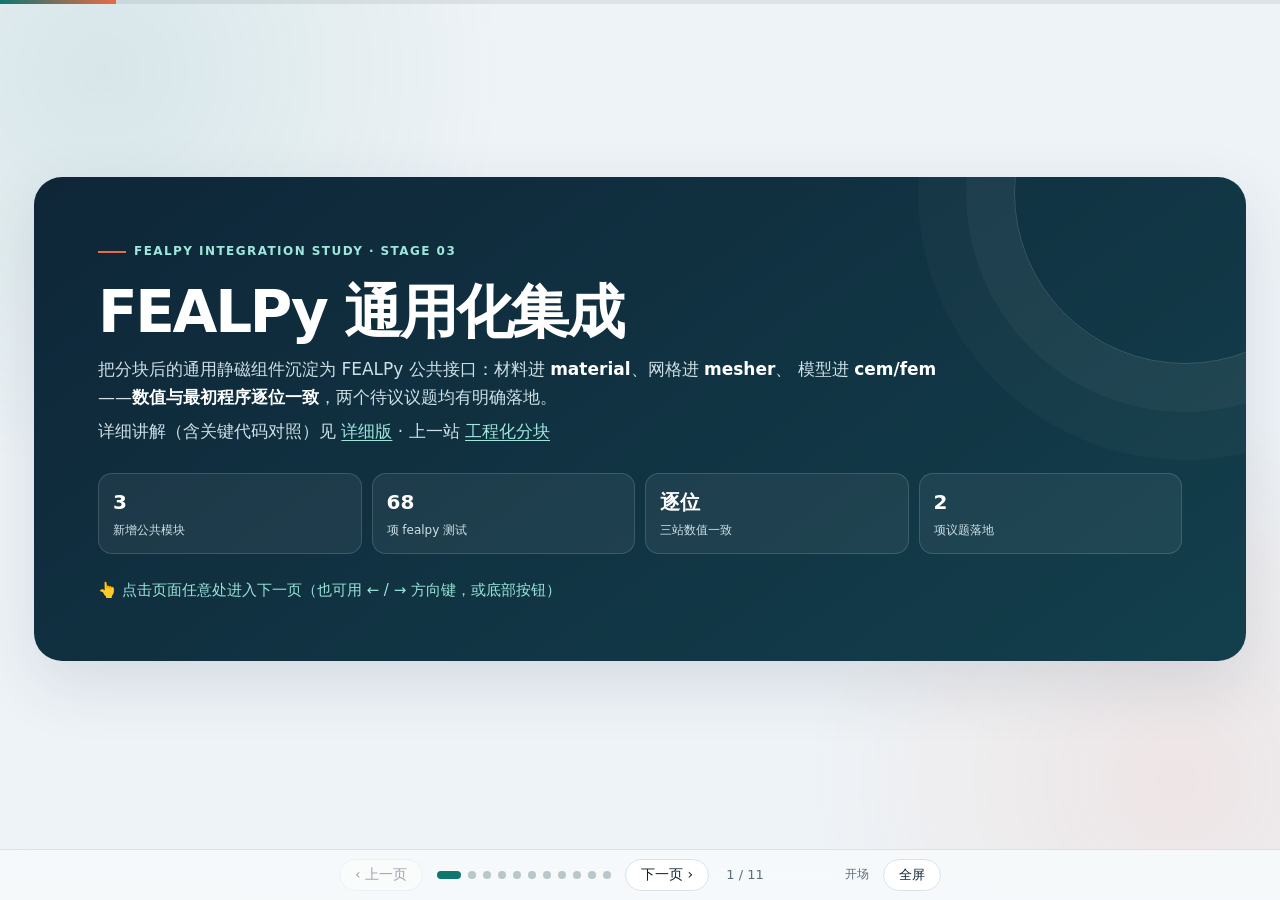
<file: 初步集成/集成_简洁版.html>
<!DOCTYPE html>
<html lang="zh-CN">
<head>
<meta charset="utf-8">
<meta name="viewport" content="width=device-width, initial-scale=1">
<title>FEALPy 通用化集成（翻页演示）</title>
<style>
  :root{
    --bg:#f4f5f7; --panel:#ffffff; --ink:#212734; --muted:#5c6575;
    --accent:#2563eb; --line:#e3e6eb; --chip:#eaf0ff; --chip-ink:#2f46a3;
  }
  *{box-sizing:border-box}
  body{margin:0;background:var(--bg);color:var(--ink);
    font-family:"SimSun","宋体","Songti SC","Noto Serif CJK SC","Source Han Serif SC","AR PL UMing CN","AR PL UMing HK","AR PL UMing TW",serif;
    line-height:1.8;padding-bottom:66px;}
  .deck{margin:0;padding:10px 18px 0;}
  .page{display:none;}
  .page.active{display:flex;align-items:center;justify-content:center;
    min-height:calc(100vh - 92px);animation:pageIn .35s ease;}
  .page > header.top, .page > section{width:100%;max-width:960px;
    max-height:calc(100vh - 112px);overflow-y:auto;}
  @keyframes pageIn{from{opacity:0;transform:translateY(16px)}to{opacity:1;transform:none}}
  header.top{text-align:center;padding:24px 10px;}
  header.top h1{margin:0 0 10px;font-size:30px;}
  header.top p{margin:6px 0 0;color:var(--muted);font-size:16px;}
  header.top .hint{margin-top:22px;color:var(--accent);font-size:15px;}
  section{background:transparent;border:none;border-radius:0;box-shadow:none;
    padding:0 8px 10px;overflow:visible;}
  h2{font-size:25px;font-weight:700;text-align:center;color:#111827;
    margin:8px 0 20px;padding:0;}
  h2 .no{color:var(--accent);margin-right:8px;}
  h2::after{content:"";display:block;width:64px;height:3px;margin:10px auto 0;
    background:var(--accent);border-radius:2px;}
  p,li{font-size:15.5px;}
  ul,ol{margin:8px 0;padding-left:22px;}
  li{margin:5px 0;}
  table{border-collapse:collapse;width:100%;font-size:14.5px;margin:10px 0;}
  th,td{border:1px solid var(--line);padding:6px 12px;text-align:left;vertical-align:top;}
  th{background:#f1f4f8;font-weight:600;white-space:nowrap;}
  td.num,th.num{text-align:center;}
  .callout{border-left:3px solid var(--accent);background:#f0f6ff;padding:9px 14px;
    border-radius:0 8px 8px 0;margin:10px 0;font-size:15px;}
  .mathbox{background:#f7f9fc;border:1px dashed var(--line);border-radius:10px;
    padding:16px 20px;margin:12px 0;text-align:center;}
  .math{font-family:"STIX Two Math","Cambria Math","Times New Roman",Georgia,serif;
    font-size:18px;margin:7px 0;}
  .math.small{font-size:14.5px;color:var(--muted);}
  .flow{display:flex;flex-wrap:wrap;gap:6px;align-items:center;margin:12px 0 4px;justify-content:center;}
  .chip{background:var(--chip);color:var(--chip-ink);border-radius:999px;
    padding:3px 12px;font-size:13.5px;white-space:nowrap;}
  .flow .arrow{color:#9aa3b0;}
  pre.cmd{background:#eef1f5;border-radius:8px;padding:10px 14px;font-size:13.5px;overflow:auto;}
  .foot{color:var(--muted);font-size:14px;margin-top:14px;}
  .foot a{color:var(--accent);}
  nav.bottom{position:fixed;left:0;right:0;bottom:0;z-index:10;
    background:rgba(255,255,255,.94);border-top:1px solid var(--line);
    display:flex;align-items:center;justify-content:center;gap:14px;
    padding:10px 16px;backdrop-filter:blur(4px);}
  nav.bottom button.navbtn{border:1px solid var(--line);background:var(--panel);
    color:var(--ink);border-radius:8px;cursor:pointer;font-size:14px;
    padding:4px 14px;font-family:inherit;}
  nav.bottom button.navbtn:hover:not(:disabled){border-color:var(--accent);color:var(--accent);}
  nav.bottom button.navbtn:disabled{opacity:.4;cursor:default;}
  .dots{display:flex;align-items:center;gap:7px;}
  .dot{border:none;width:10px;height:10px;border-radius:50%;
    background:#c3cad4;cursor:pointer;padding:0;transition:all .2s;}
  .dot.on{background:var(--accent);transform:scale(1.25);}
  .pageno{font-size:13px;color:var(--muted);min-width:44px;text-align:center;}
  /* 2026 汇报版视觉系统 */
  :root{
    --bg:#eef3f7;--panel:#ffffff;--ink:#102235;--muted:#5e6d7c;
    --accent:#0f766e;--accent-2:#ea6a47;--line:#d8e2e8;
    --chip:#dff4f0;--chip-ink:#0c645e;--shadow:0 22px 65px rgba(25,50,70,.12);
  }
  html{scroll-behavior:smooth}
  body{font-family:"Microsoft YaHei","PingFang SC","Noto Sans CJK SC",system-ui,sans-serif;
    background:
      radial-gradient(circle at 8% 8%,rgba(15,118,110,.10),transparent 28%),
      radial-gradient(circle at 92% 88%,rgba(234,106,71,.10),transparent 26%),var(--bg);
    line-height:1.65;overflow-x:hidden;}
  .progress-track{position:fixed;inset:0 0 auto;z-index:30;height:4px;background:rgba(16,34,53,.08)}
  .progress-track span{display:block;height:100%;width:0;background:linear-gradient(90deg,var(--accent),var(--accent-2));transition:width .35s ease}
  .deck{max-width:1820px;margin:0 auto;padding:18px 34px 0}
  .page.active{min-height:calc(100vh - 98px)}
  .page > header.top,.page > section{max-width:1740px;max-height:calc(100vh - 128px);
    scrollbar-width:thin;scrollbar-color:#a7bbb9 transparent}
  .page > section{background:rgba(255,255,255,.92);border:1px solid rgba(216,226,232,.9);
    border-radius:24px;box-shadow:var(--shadow);padding:28px 36px 30px;position:relative}
  .page > section::before{content:attr(data-kicker);display:block;color:var(--accent);font-size:12px;
    font-weight:800;letter-spacing:.14em;text-transform:uppercase;margin-bottom:3px;text-align:center}
  header.top{background:linear-gradient(145deg,#0e2638,#133f4c);border-radius:28px;
    padding:58px 64px;color:#fff;box-shadow:var(--shadow);text-align:left;position:relative;overflow:hidden}
  header.top::after{content:"";position:absolute;width:340px;height:340px;border-radius:50%;
    right:-110px;top:-155px;border:1px solid rgba(255,255,255,.16);box-shadow:0 0 0 48px rgba(255,255,255,.035),0 0 0 96px rgba(255,255,255,.025)}
  header.top h1{font-size:clamp(34px,5vw,58px);line-height:1.12;letter-spacing:-.04em;max-width:780px;color:#fff;position:relative;z-index:1}
  header.top p{font-size:17px;max-width:840px;color:#cfe0e6;position:relative;z-index:1}
  header.top b{color:#fff}
  header.top a{color:#9fe7dc;text-underline-offset:3px}
  header.top .hint{color:#98e4d8;margin-top:24px}
  .eyebrow{display:inline-flex;align-items:center;gap:8px;font-size:12px;font-weight:800;letter-spacing:.12em;
    color:#9fe7dc;text-transform:uppercase;margin-bottom:18px;position:relative;z-index:1}
  .eyebrow::before{content:"";width:28px;height:2px;background:var(--accent-2)}
  .hero-metrics{display:grid;grid-template-columns:repeat(4,minmax(0,1fr));gap:10px;margin:28px 0 0;position:relative;z-index:1}
  .hero-metrics span{padding:12px 14px;border:1px solid rgba(255,255,255,.14);border-radius:14px;background:rgba(255,255,255,.06);font-size:12px;color:#cfe0e6}
  .hero-metrics b{display:block;font-size:20px;color:#fff;margin-bottom:2px}
  h2{font-size:clamp(25px,3vw,34px);color:var(--ink);letter-spacing:-.02em;margin-top:2px}
  h2::after{background:linear-gradient(90deg,var(--accent),var(--accent-2));height:4px}
  p,li{font-size:15px}
  th{background:#eaf3f3;color:#163f42}
  th,td{border-color:var(--line);padding:8px 12px}
  .callout{border:none;border-left:4px solid var(--accent);background:#eaf7f5;border-radius:10px;padding:12px 16px}
  .mathbox{background:#f6fafb;border:1px solid var(--line)}
  .chip{background:var(--chip);color:var(--chip-ink);border:1px solid #c8e9e3;font-weight:650;padding:5px 12px}
  .flow{justify-content:center;gap:8px}
  .roadmap{display:grid;grid-template-columns:repeat(3,1fr);gap:16px;margin-top:24px}
  .stage-card{border:1px solid var(--line);border-radius:18px;padding:22px;background:#f8fbfc;position:relative}
  .stage-card.active{background:linear-gradient(150deg,#e2f6f2,#fff);border-color:#8bcfc4;box-shadow:0 12px 30px rgba(15,118,110,.12)}
  .stage-card .step{font-size:12px;font-weight:800;color:var(--accent);letter-spacing:.1em}
  .stage-card h3{margin:7px 0 8px;font-size:19px}
  .stage-card p{margin:0;color:var(--muted);font-size:13.5px}
  .stage-card.active::after{content:"当前";position:absolute;right:14px;top:14px;background:var(--accent);color:#fff;border-radius:999px;padding:2px 9px;font-size:11px}
  .takeaways{display:grid;grid-template-columns:repeat(3,1fr);gap:12px;margin:16px 0}
  .takeaway{border-top:3px solid var(--accent);background:#f7fafb;border-radius:10px;padding:13px}
  .takeaway b{display:block;color:var(--ink);margin-bottom:4px}.takeaway span{font-size:13px;color:var(--muted)}
  .sidebyside{display:grid;grid-template-columns:minmax(0,1fr) minmax(0,1fr);gap:16px;margin:14px 0}
  @media(max-width:900px){.sidebyside{grid-template-columns:minmax(0,1fr)}}
  .sidebyside3{display:grid;grid-template-columns:minmax(0,1fr) minmax(0,1fr) minmax(0,1fr);gap:14px;margin:14px 0}
  @media(max-width:1100px){.sidebyside3{grid-template-columns:minmax(0,1fr)}}
  .sidebyside .panel,.sidebyside3 .panel{border:1px solid var(--line);border-radius:14px;overflow:hidden;background:#15232d;box-shadow:0 9px 24px rgba(8,20,30,.13)}
  .sidebyside .cap,.sidebyside3 .cap{padding:7px 14px;background:#101c24;color:#65d2c4;font-size:13px;font-family:ui-monospace,Consolas,monospace;display:flex;justify-content:space-between;align-items:center}
  .sidebyside .cap small,.sidebyside3 .cap small{color:#7f8a90;font-size:11.5px}
  .sidebyside pre,.sidebyside3 pre{margin:0;padding:10px 16px;font-size:12.8px;line-height:1.58;color:#c3d1d7;
    font-family:ui-monospace,"SF Mono",Consolas,monospace;overflow:auto;max-height:420px;white-space:pre}
  .figrow{display:grid;grid-template-columns:1fr 1fr;gap:14px;margin:14px 0}
  @media(max-width:900px){.figrow{grid-template-columns:1fr}}
  figure.fig{margin:0;border:1px solid var(--line);border-radius:15px;overflow:hidden;background:#fff}
  figure.fig img{display:block;width:100%;height:auto;transition:transform .28s ease}
  figure.fig:hover img{transform:scale(1.018)}
  figure.fig figcaption{padding:9px 12px;font-size:13px;color:var(--muted);line-height:1.6}
  figure.fig figcaption b{color:var(--ink)}
  nav.bottom{background:rgba(247,250,251,.92);border-color:var(--line);padding:9px 18px;backdrop-filter:blur(14px)}
  nav.bottom button.navbtn,.toolbtn{border:1px solid var(--line);background:#fff;color:var(--ink);border-radius:999px;cursor:pointer;padding:6px 15px;font-family:inherit}
  nav.bottom button.navbtn:hover:not(:disabled),.toolbtn:hover{border-color:var(--accent);color:var(--accent)}
  .dot{width:8px;height:8px;background:#b9c6cc}.dot.on{background:var(--accent);width:24px;border-radius:8px;transform:none}
  .slide-title{font-size:12px;color:var(--muted);min-width:88px;text-align:right}
  @media(max-width:760px){
    .deck{padding:10px 10px 0}.page > section{padding:22px 18px;border-radius:18px}
    header.top{padding:38px 26px}.hero-metrics{grid-template-columns:1fr 1fr}
    .roadmap,.takeaways{grid-template-columns:1fr}
    .slide-title,#fullscreen{display:none}.dots{gap:5px}
    nav.bottom{gap:8px}.page > header.top,.page > section{max-height:calc(100vh - 105px)}
  }
  @media(prefers-reduced-motion:reduce){*,*::before,*::after{animation:none!important;transition:none!important;scroll-behavior:auto!important}}
</style>
</head>
<body>
<div class="progress-track" aria-hidden="true"><span id="progressbar"></span></div>
<div class="deck">

  <!-- 第 1 页：标题 -->
  <div class="page active" data-title="开场">
    <header class="top">
      <div class="eyebrow">FEALPy integration study · stage 03</div>
      <h1>FEALPy 通用化集成</h1>
      <p>把分块后的通用静磁组件沉淀为 FEALPy 公共接口：材料进 <b>material</b>、网格进 <b>mesher</b>、
      模型进 <b>cem/fem</b>——<b>数值与最初程序逐位一致</b>，两个待议议题均有明确落地。</p>
      <p>详细讲解（含关键代码对照）见 <a href="集成_详细版.html" target="_blank">详细版</a> ·
      上一站 <a href="../初步分块/模块化_简洁版.html" target="_blank">工程化分块</a></p>
      <div class="hero-metrics">
        <span><b>3</b>新增公共模块</span><span><b>68</b>项 fealpy 测试</span>
        <span><b>逐位</b>三站数值一致</span><span><b>2</b>项议题落地</span>
      </div>
      <p class="hint">👆 点击页面任意处进入下一页（也可用 ← / → 方向键，或底部按钮）</p>
    </header>
  </div>

  <!-- 第 2 页：路线 -->
  <div class="page" data-title="三阶段路线">
    <section data-kicker="Project route">
      <h2><span class="no">01</span>本阶段在三阶段路线中的位置</h2>
      <p style="text-align:center;color:var(--muted);max-width:760px;margin:0 auto 18px">数值可信、职责拆清之后，回答第三个问题：这套能力是否值得进入 FEALPy 公共接口，以及该进哪一层。</p>
      <div class="roadmap">
        <article class="stage-card"><span class="step">STAGE 01</span><h3>独立算例基线</h3><p>单文件闭环计算，以解析解与 ANSYS 建立可复现的数值基准。</p></article>
        <article class="stage-card"><span class="step">STAGE 02</span><h3>算例工程化分块</h3><p>按 geometry / mesh / solver / postprocess 拆分，结果保持不变。</p></article>
        <article class="stage-card active"><span class="step">STAGE 03</span><h3>FEALPy 通用化集成</h3><p>提炼公共接口、补齐测试，让算例成为通用能力的使用者。</p></article>
      </div>
      <div class="callout" style="margin-top:18px"><b>本阶段结论：</b>通用组件进入 fealpy 后，同一工况的网格与最初程序<b>逐位一致</b>、磁力在求解器噪声水平内一致——三站数值链条在本机贯通。</div>
    </section>
  </div>

  <!-- 第 3 页：集成了什么 -->
  <div class="page" data-title="集成了什么">
    <section data-kicker="What is integrated">
      <h2><span class="no">02</span>集成了什么</h2>
      <table>
        <tr><th>分块组件</th><th>fealpy 落点</th><th>说明</th></tr>
        <tr><td>materials.Air / PermanentMagnet</td><td><code>fealpy.material</code></td><td>新增 Air / LinearMagneticMaterial / PermanentMagnet + MagneticMaterialProtocol</td></tr>
        <tr><td>geometry + mesh</td><td><code>fealpy.mesher.BoxRegionMesher</code></td><td>单类网格器：命名区域 + 角点形式 + 严格校验；逐单元标签存为网格 "region" attribute</td></tr>
        <tr><td>pde + solver + postprocess</td><td><code>fealpy.cem.fem.MagnetostaticLFEMModel</code></td><td>有状态 ComputationalModel + 显式规范点 + 函数式力入口</td></tr>
        <tr><td>制造解 exp0014</td><td>退回测试本地</td><td>不注册 poisson DATA_TABLE（议题一的落地）</td></tr>
        <tr><td>测试</td><td><code>tests/{material,mesher,cem/fem}</code></td><td>68 项：材料 10 + 网格器 29 + 模型 29</td></tr>
      </table>
      <div class="callout"><b>不集成：</b>双磁体 benchmark 专属内容（几何尺寸、AY 公式、ANSYS 表、CLI、对比绘图）留在算例目录，作为 fealpy 公共能力的下游用户。</div>
    </section>
  </div>

  <!-- 第 4 页：议题一 -->
  <div class="page" data-title="议题一落地">
    <section data-kicker="Decision 01 · engineering style">
      <h2><span class="no">03</span>议题一落地：工程型定位</h2>
      <p style="text-align:center;color:var(--muted)">待确认的问题：制造解要不要注册为 <code>fealpy.model.poisson</code> 的 exp？答案是——<b>不注册，退回测试本地</b>。</p>
      <div class="takeaways">
        <div class="takeaway"><b>主输入不兼容</b><span>制造解的主输入是向量磁化场 M，边界条件是 B·n=0，通用 PoissonLFEMModel 的标量 source 与 Dirichlet 接口消费不了。</span></div>
        <div class="takeaway"><b>避免名义可发现</b><span>放进 DATA_TABLE 会形成「名义可发现、实际不可互换」的公共算例——看起来是标准 exp，实际换不到别的模型上。</span></div>
        <div class="takeaway"><b>并非每个模型都要 exp</b><span>FEALPy 中并非每个领域模型都必须配一个 Exp；制造解留在模型测试内，继续承担收敛性验证职责。</span></div>
      </div>
      <div class="callout"><b>保留的验证能力：</b>Ω=(0,1)³ 真解 φ=sin(πx)sin(πy)sin(πz)，M=∇φ+∇×ψ（ψ 紧支撑 → B·n=0 精确成立），H¹ 误差随网格加密单调下降；网格用确定性的 TetrahedronMesh.from_box()，不依赖 Gmsh。</div>
    </section>
  </div>

  <!-- 第 5 页：议题二 -->
  <div class="page" data-title="议题二落地">
    <section data-kicker="Decision 02 · cem/fem">
      <h2><span class="no">04</span>议题二落地：归口 cem/fem</h2>
      <div class="takeaways">
        <div class="takeaway"><b>领域接口</b><span>公共接口含 μ₀、μᵣ、M/H/B、永磁体与 Maxwell 应力——属于计算电磁学领域模型，复用 fealpy.fem 的通用形式与积分器。</span></div>
        <div class="takeaway"><b>依赖方向单向</b><span>fealpy.cem.fem → fealpy.fem，通用 FEM 层不反向导入 CEM，无循环依赖。</span></div>
        <div class="takeaway"><b>与仓库先例对齐</b><span>与 fealpy/csm/fem/ 的领域包组织一致，且 fealpy/cem/fem/ 子包早已预留——我们是它的第一个住户。</span></div>
      </div>
      <div class="callout"><b>落地形态：</b>模型从 <code>fealpy.cem.fem</code> 顶层导出 MagnetostaticLFEMModel / MU0 / SolverOptions / SurfaceData / RegionTaggedMeshDataProtocol / compute_maxwell_force。</div>
    </section>
  </div>

  <!-- 第 6 页：协议化接口 -->
  <div class="page" data-title="协议化接口">
    <section data-kicker="Protocols & robustness">
      <h2><span class="no">05</span>协议化接口与求解加固</h2>
      <div class="takeaways">
        <div class="takeaway"><b>材料协议</b><span>MagneticMaterialProtocol（μᵣ、M 两个只读属性）——任何满足协议的对象都能当材料，不只三个内置类。</span></div>
        <div class="takeaway"><b>网格数据协议</b><span>RegionTaggedMeshDataProtocol（mesh/cell_tags/region_tags/interface_names/tag）——模型不再绑定 BoxRegionMesher，圆柱、STEP、外部导入网格都能接入。</span></div>
        <div class="takeaway"><b>显式规范点</b><span>纯 Neumann 常数核在 SciPy 副本上固定第 0 个自由度消除——只改变磁标势常数，不改变 H、B 与力（实测与奇异 CG 路径差异 ≤1.3e-10 N）。</span></div>
      </div>
      <div class="takeaways">
        <div class="takeaway"><b>函数式力入口</b><span>compute_maxwell_force(mesh_data, materials, space, potential, surface)——流水线不必持有模型实例也能算力。</span></div>
        <div class="takeaway"><b>物理条件检查</b><span>Maxwell 面两侧必须是 μᵣ=1、M=0——否则直接报错，杜绝在材料界面误用真空应力公式。</span></div>
        <div class="takeaway"><b>严格输入校验</b><span>标签唯一性、材料协议、有限值、形状一致性全部在 set_* 时拦截，错误在求解前暴露。</span></div>
      </div>
    </section>
  </div>

  <!-- 第 7 页：网格与材料配置对比 -->
  <div class="page" data-title="网格与材料对比">
    <section data-kicker="Evolution · mesh & materials">
      <h2><span class="no">06</span>三版配置对比：网格与材料</h2>
      <div class="sidebyside3">
        <div class="panel">
          <div class="cap"><span>① 最初程序 · 几何</span><small>L159–191</small></div>
          <pre>x_max = 30.0 + max(d - 8.0, 0.0)
air_box = [-30,-30,-27,x_max,30,27]*1e-3
magnet1_lo / magnet1_hi
magnet2_lo / magnet2_hi
→ gmsh.occ.addBox × 4
→ fragment 共形合并
→ 体积 → 单元标签 0/1/2/3</pre>
        </div>
        <div class="panel">
          <div class="cap"><span>② 工程化分块 · 几何</span><small>L37–73</small></div>
          <pre>outer_air / maxwell_air /
lower_magnet / upper_magnet
= BoxRegion.from_corners(
    name, lower, upper, priority)
→ GeometryModel(
    outer=..., regions=(...),
    interface_names={"..._surface":
        ("maxwell_air","outer_air")})
→ GmshTetraMesher().generate()</pre>
        </div>
        <div class="panel">
          <div class="cap"><span>③ FEALPy 集成 · 几何</span><small>L34–107</small></div>
          <pre>options = {
  "outer": {"name": "outer_air",
            "lower": ..., "upper": ...},
  "regions": [
    {"name": "maxwell_air", "lower": ...,
     "upper": ..., "priority": 0},
    {"name": "lower_magnet", ...},
    {"name": "upper_magnet", ...}],
  "size_fields": [(lower, upper,
     h_near, h_far, thickness)],
  "interface_names": {...},
}
→ BoxRegionMesher(options).init_mesh()</pre>
        </div>
      </div>
      <div class="sidebyside3">
        <div class="panel">
          <div class="cap"><span>① 最初程序 · 材料</span><small>L31–37、L247–249</small></div>
          <pre>MU0 = 4πe-7
BR_Z = 0.38            # 工程规格
MZ = BR_Z / MU0
# 无材料对象：assemble 里
# cell_tag >= 2 的单元写 M_z</pre>
        </div>
        <div class="panel">
          <div class="cap"><span>② 工程化分块 · 材料</span><small>L93–103</small></div>
          <pre>magnet = PermanentMagnet([0, 0, MZ])
pde = ScalarPotentialPDE({
    "outer_air": Air(),
    "maxwell_air": Air(),
    "lower_magnet": magnet,
    "upper_magnet": magnet,
}, mu0=MU0)</pre>
        </div>
        <div class="panel">
          <div class="cap"><span>③ FEALPy 集成 · 材料</span><small>L30–31、L110–117</small></div>
          <pre>BR_Z = 0.38        # 算例规格
MZ = BR_Z / MU0    # 规格 → 本构

make_materials() → {
  "outer_air": Air(),
  "lower_magnet":
    PermanentMagnet([0, 0, MZ]),
  ...
}</pre>
        </div>
      </div>
      <div class="callout"><b>BR_Z / MZ 为什么在算例层：</b>Br = 0.38 T 是 ANSYS benchmark 的工程规格，fealpy 的 PermanentMagnet 只接受磁化强度 M（A/m）——「规格 → 本构」的换算属于算例配置，材料类不认识 Br 这个概念（三版一致）。</div>
    </section>
  </div>

  <!-- 第 8 页：求解流水线对比 -->
  <div class="page" data-title="求解流水线对比">
    <section data-kicker="Evolution · solve pipeline">
      <h2><span class="no">07</span>三版实现对比：求解流水线</h2>
      <p style="text-align:center;color:var(--muted)">结构持续演进，数值逻辑逐句对应——最初程序全在一个类方法里，分块拆成独立模块，集成换成 fealpy 公共接口。</p>
      <div class="sidebyside3">
        <div class="panel">
          <div class="cap"><span>① 最初程序 · solve(d)</span><small>L388–408</small></div>
          <pre>self.d = float(d)
self.build_gmsh_mesh()      # 几何+网格+空间+Maxwell 面

stiffness, rhs = self.assemble()
phi = self._solve_linear_system(stiffness, rhs)
F0 = self.compute_maxwell_force(phi)
return {"d": self.d, "phi": phi,
        "F0": F0, "F1": -F0}</pre>
        </div>
        <div class="panel">
          <div class="cap"><span>② 工程化分块 · solve()</span><small>L106–129</small></div>
          <pre>geometry = make_geometry(displacement_mm)
mesh_data = GmshTetraMesher().generate(
    geometry, make_mesh_options(...))
solution = ScalarPotentialSolver(p=p).solve(
    mesh_data, make_pde())
lower_force = \
    MaxwellStressPostprocessor().compute_force(
        solution,
        "lower_magnet_maxwell_surface")
return {"d": ..., "solution": solution,
        "phi": solution.potential,
        "F0": lower_force, "F1": -lower_force}</pre>
        </div>
        <div class="panel">
          <div class="cap"><span>③ FEALPy 集成 · solve()</span><small>L120–140</small></div>
          <pre>mesher = make_mesher(displacement_mm,
                     h_near_mm, h_far_mm, show)
mesher.init_mesh(model_name=f"double_magnet_d{...}")
model = MagnetostaticLFEMModel(p=p, mu0=MU0)
model.set_mesh_data(mesher)
model.set_materials(make_materials())
model.solve()
lower_force = model.compute_force(
    "lower_magnet_maxwell_surface")
return {"d": ..., "solution": model,
        "phi": model.uh,
        "F0": lower_force, "F1": -lower_force}</pre>
        </div>
      </div>
      <div class="callout"><b>三版共用同一套数值逻辑：</b>组装、PyAMG-CG 与应力积分逐句对应；几何经角点形式逐位一致 → 三版网格逐位相同、磁力在求解器噪声水平内一致（下一页）。</div>
    </section>
  </div>

  <!-- 第 9 页：数值一致性 -->
  <div class="page" data-title="数值一致性">
    <section data-kicker="Numerical consistency">
      <h2><span class="no">08</span>三站数值链条</h2>
      <table>
        <tr><th>阶段</th><th>入口</th><th>F0（p=1, d=0，N）</th><th>网格</th></tr>
        <tr><td>① 最初程序</td><td>double_magnet_benchmark.py</td><td>(-0.56731597, -0.57342061, 1.66752555)</td><td>基准</td></tr>
        <tr><td>② 工程化分块</td><td>magnetostatic 包</td><td>(-0.56731597, -0.57342061, 1.66752555)</td><td>逐位一致</td></tr>
        <tr><td>③ FEALPy 集成</td><td>fealpy.cem.fem</td><td>(-0.56731597, -0.57342061, 1.66752555)</td><td>逐位一致</td></tr>
      </table>
      <div class="callout"><b>两个关键技术点：</b>① 角点形式把最初程序的角点算式原样传给 Gmsh——center/size 往返会差 1 ulp，足以改变网格（实测力差 2e-6 N）；② 求解器本身有 ~1e-12 N 的 OpenMP 归约噪声，回归判据定为「网格逐位一致 + 磁力 rtol=1e-9」。</div>
      <p style="text-align:center;color:var(--muted)">p=2, d=0 同样逐位一致：F0 = (-0.58042072, -0.57281791, 1.73712687) · 回归测试：test_benchmark_regression.py（19 项算例端测试之一）。</p>
    </section>
  </div>

  <!-- 第 9 页：结果与对标 -->
  <div class="page" data-title="结果与对标">
    <section data-kicker="Results">
      <h2><span class="no">09</span>结果与对标（本机当前代码生成）</h2>
      <p style="text-align:center;color:var(--muted)">集成入口 p=2 全位移扫描（16 工况）的对标结果，与三站链条同一套数值。</p>
      <div class="figrow">
        <figure class="fig">
          <a href="results/force_comparison.png" target="_blank" title="点击查看原图">
            <img src="results/force_comparison.png" alt="力—位移对比曲线">
          </a>
          <figcaption><b>图 1 · 力—位移对比曲线</b>：FEALPy FEM 的 Fx / Fy 与 Akoun–Yonnet、ANSYS 逐点对比。</figcaption>
        </figure>
        <figure class="fig">
          <a href="results/force_error.png" target="_blank" title="点击查看原图">
            <img src="results/force_error.png" alt="带符号误差曲线">
          </a>
          <figcaption><b>图 2 · 带符号误差曲线</b>（FEALPy − 参考）：零线区分正负偏差。</figcaption>
        </figure>
      </div>
      <div class="callout"><b>口径：</b>对 Akoun–Yonnet 归一化 RMSE 约 0.67% / 1.94%（Fx / Fy），对 ANSYS 约 2.17% / 4.14%——与最初程序的验证结论一致。</div>
    </section>
  </div>

  <!-- 第 12 页：使用与下一步 -->
  <div class="page" data-title="使用与下一步">
    <section data-kicker="Usage & next">
      <h2><span class="no">10</span>使用方式与下一步</h2>
      <pre class="cmd"><code># 单工况（自动使用本目录 vendored fealpy）
python modular_double_magnet_benchmark.py --d 0 --p 2

# 全部 fealpy 测试 + 算例端测试
PYTHONPATH=fealpy python -m pytest \
    fealpy/tests/material fealpy/tests/mesher/test_box_region_mesher.py \
    fealpy/tests/cem/fem -q
PYTHONPATH=fealpy python -m pytest test_comparison.py \
    test_double_magnet_cli.py test_benchmark_regression.py -q</code></pre>
      <div class="takeaways">
        <div class="takeaway"><b>已闭环</b><span>三站讲解链完整：算例原型 → 工程化分块 → FEALPy 集成，数值逐位贯通。</span></div>
        <div class="takeaway"><b>可继续</b><span>函数式力入口可抽共享积分函数；mu0 常量可提议迁入 fealpy.physics。</span></div>
        <div class="takeaway"><b>另行开发</b><span>CGraph 节点库（11 节点 + 2 工作流）作为后续课题单独立项。</span></div>
      </div>
      <div class="callout"><b>通用性专题：</b>三磁体 + 软磁实测案例、「能 / 不能」边界表、常见问题与四步流程见
      <a href="集成通用性.html" target="_blank">集成通用性.html</a>。</div>
      <p class="foot">完 · 完整讲解与关键代码对照见 <a href="集成_详细版.html" target="_blank">集成_详细版.html（详细版）</a></p>
    </section>
  </div>

</div>

<nav class="bottom">
  <button class="navbtn" id="prev" type="button">‹ 上一页</button>
  <div class="dots" id="dots"></div>
  <button class="navbtn" id="next" type="button">下一页 ›</button>
  <span class="pageno" id="pageno">1 / 11</span>
  <span class="slide-title" id="slideTitle">开场</span>
  <button class="toolbtn" id="fullscreen" type="button" title="进入全屏">全屏</button>
</nav>

<script>
(function () {
  var pages = Array.prototype.slice.call(document.querySelectorAll('.page'));
  var dotsBox = document.getElementById('dots');
  var pageno = document.getElementById('pageno');
  var prevBtn = document.getElementById('prev');
  var nextBtn = document.getElementById('next');
  var progressbar = document.getElementById('progressbar');
  var slideTitle = document.getElementById('slideTitle');
  var fullscreenBtn = document.getElementById('fullscreen');
  var cur = 0;
  var touchStartX = null;

  var dots = pages.map(function (_, k) {
    var d = document.createElement('button');
    d.className = 'dot';
    d.type = 'button';
    d.title = '第 ' + (k + 1) + ' 页';
    d.setAttribute('aria-label', d.title + '：' + (pages[k].dataset.title || ''));
    d.addEventListener('click', function () { show(k); });
    dotsBox.appendChild(d);
    return d;
  });

  function show(i) {
    cur = Math.max(0, Math.min(pages.length - 1, i));
    pages.forEach(function (p, k) { p.classList.toggle('active', k === cur); });
    dots.forEach(function (d, k) { d.classList.toggle('on', k === cur); });
    pageno.textContent = (cur + 1) + ' / ' + pages.length;
    slideTitle.textContent = pages[cur].dataset.title || '';
    progressbar.style.width = ((cur + 1) / pages.length * 100) + '%';
    prevBtn.disabled = (cur === 0);
    nextBtn.disabled = (cur === pages.length - 1);
    window.scrollTo(0, 0);
    history.replaceState(null, '', '#slide-' + (cur + 1));
  }
  function next() { if (cur < pages.length - 1) show(cur + 1); }
  function prev() { if (cur > 0) show(cur - 1); }

  prevBtn.addEventListener('click', function (e) { e.stopPropagation(); prev(); });
  nextBtn.addEventListener('click', function (e) { e.stopPropagation(); next(); });

  document.addEventListener('click', function (e) {
    if (e.target.closest('a, button, pre, table, .mathbox')) return;
    next();
  });
  document.addEventListener('keydown', function (e) {
    if (e.key === 'ArrowRight' || e.key === ' ' || e.key === 'PageDown') {
      e.preventDefault(); next();
    } else if (e.key === 'ArrowLeft' || e.key === 'PageUp') {
      e.preventDefault(); prev();
    } else if (e.key === 'Home') { show(0); }
    else if (e.key === 'End') { show(pages.length - 1); }
  });

  document.addEventListener('touchstart', function (e) { touchStartX = e.changedTouches[0].screenX; }, {passive:true});
  document.addEventListener('touchend', function (e) {
    if (touchStartX === null) return;
    var dx = e.changedTouches[0].screenX - touchStartX;
    if (Math.abs(dx) > 55) { dx < 0 ? next() : prev(); }
    touchStartX = null;
  }, {passive:true});
  fullscreenBtn.addEventListener('click', function (e) {
    e.stopPropagation();
    if (!document.fullscreenElement) document.documentElement.requestFullscreen && document.documentElement.requestFullscreen();
    else document.exitFullscreen && document.exitFullscreen();
  });

  var initial = parseInt((location.hash.match(/slide-(\d+)/) || [])[1], 10);
  show(Number.isFinite(initial) ? initial - 1 : 0);
})();
</script>
<script>
  window.MathJax = {
    tex: { inlineMath: [['\\(', '\\)']] },
    svg: { fontCache: 'local' }
  };
</script>
<script src="mathjax/tex-svg.js"></script>
</body>
</html>
</file>
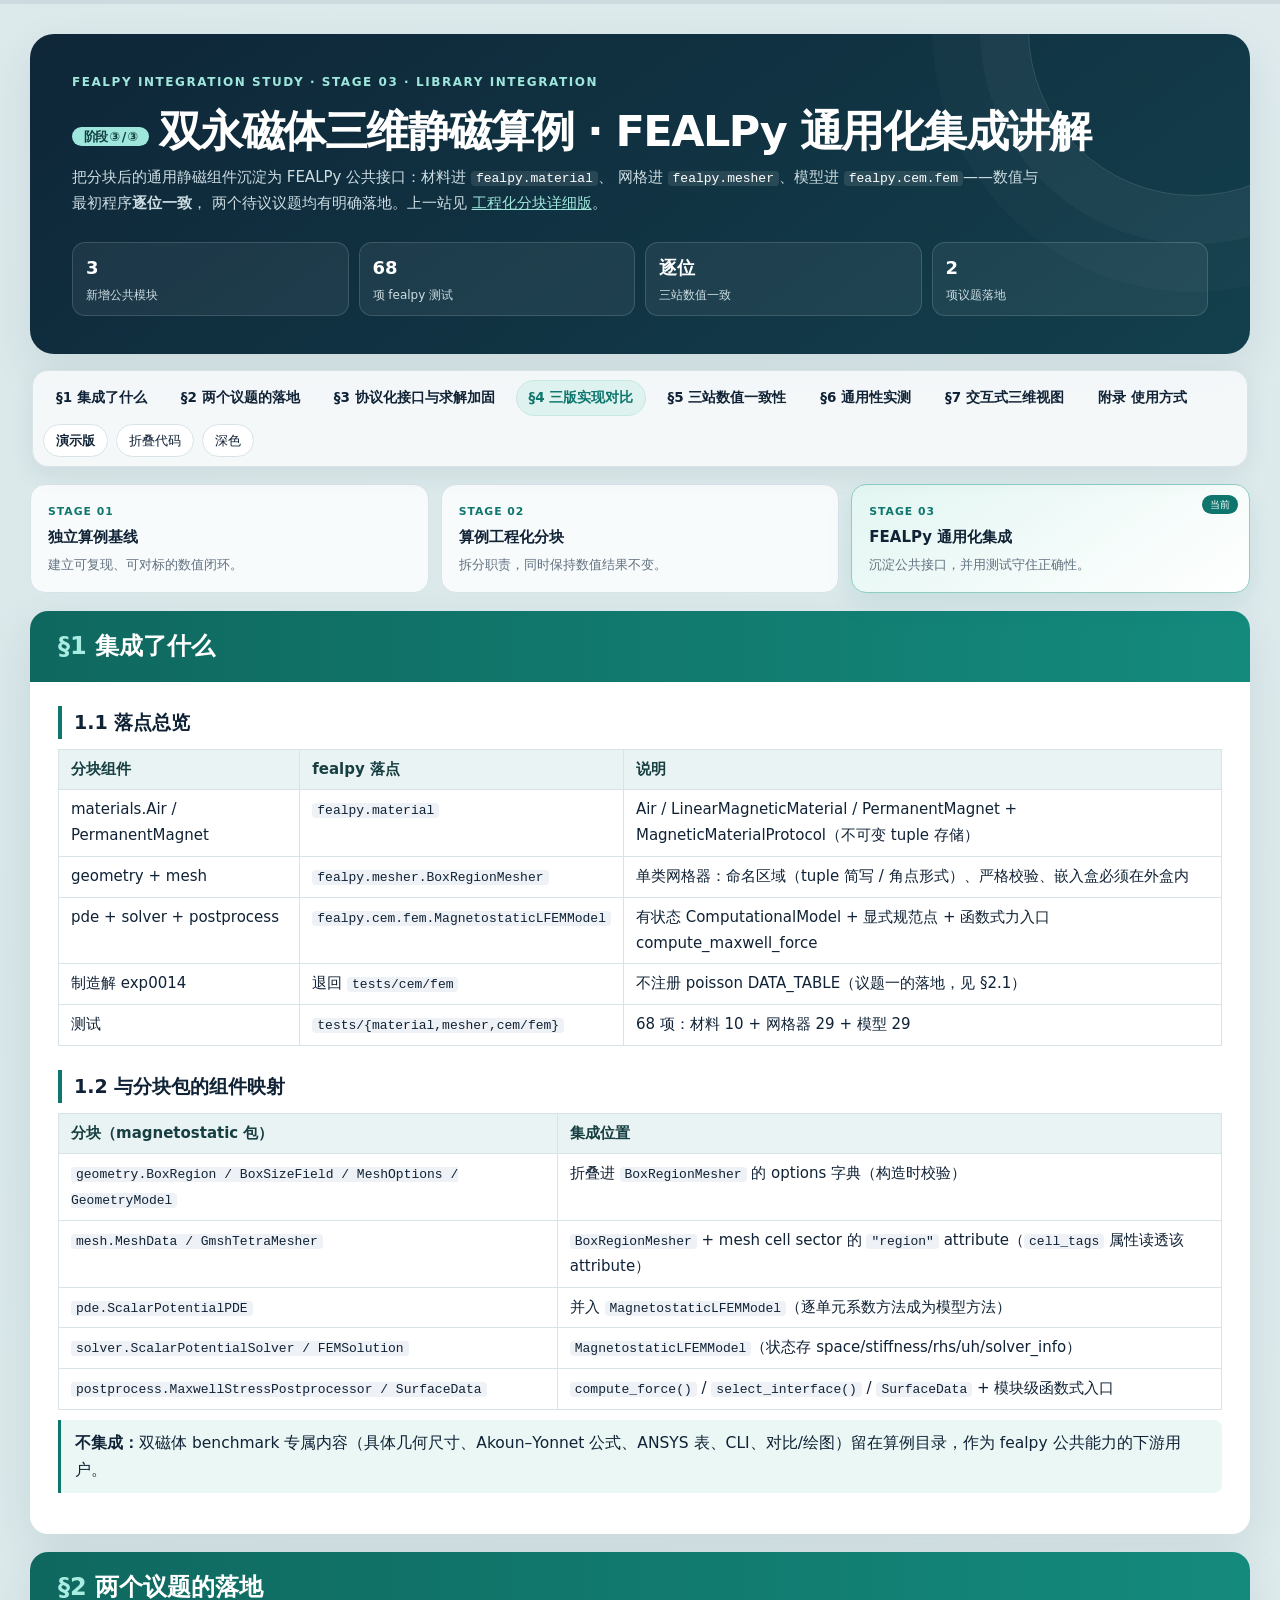
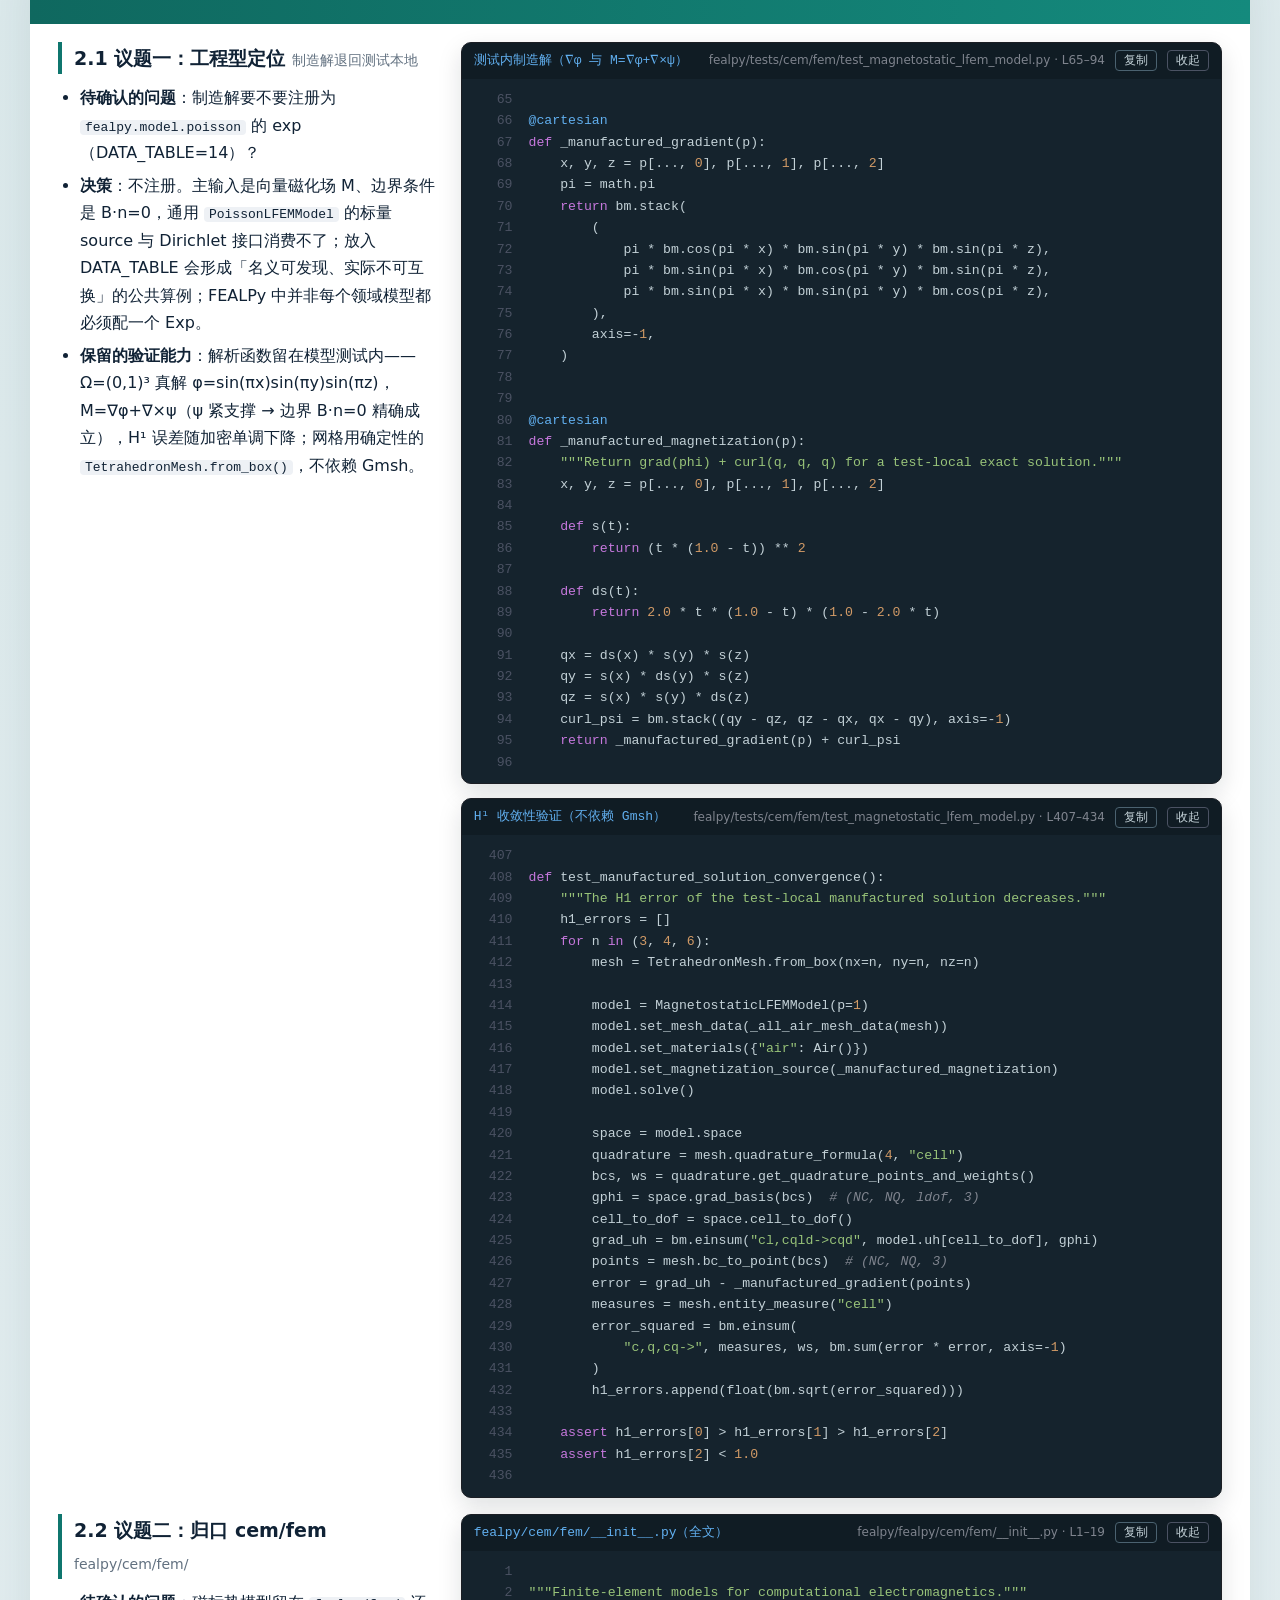
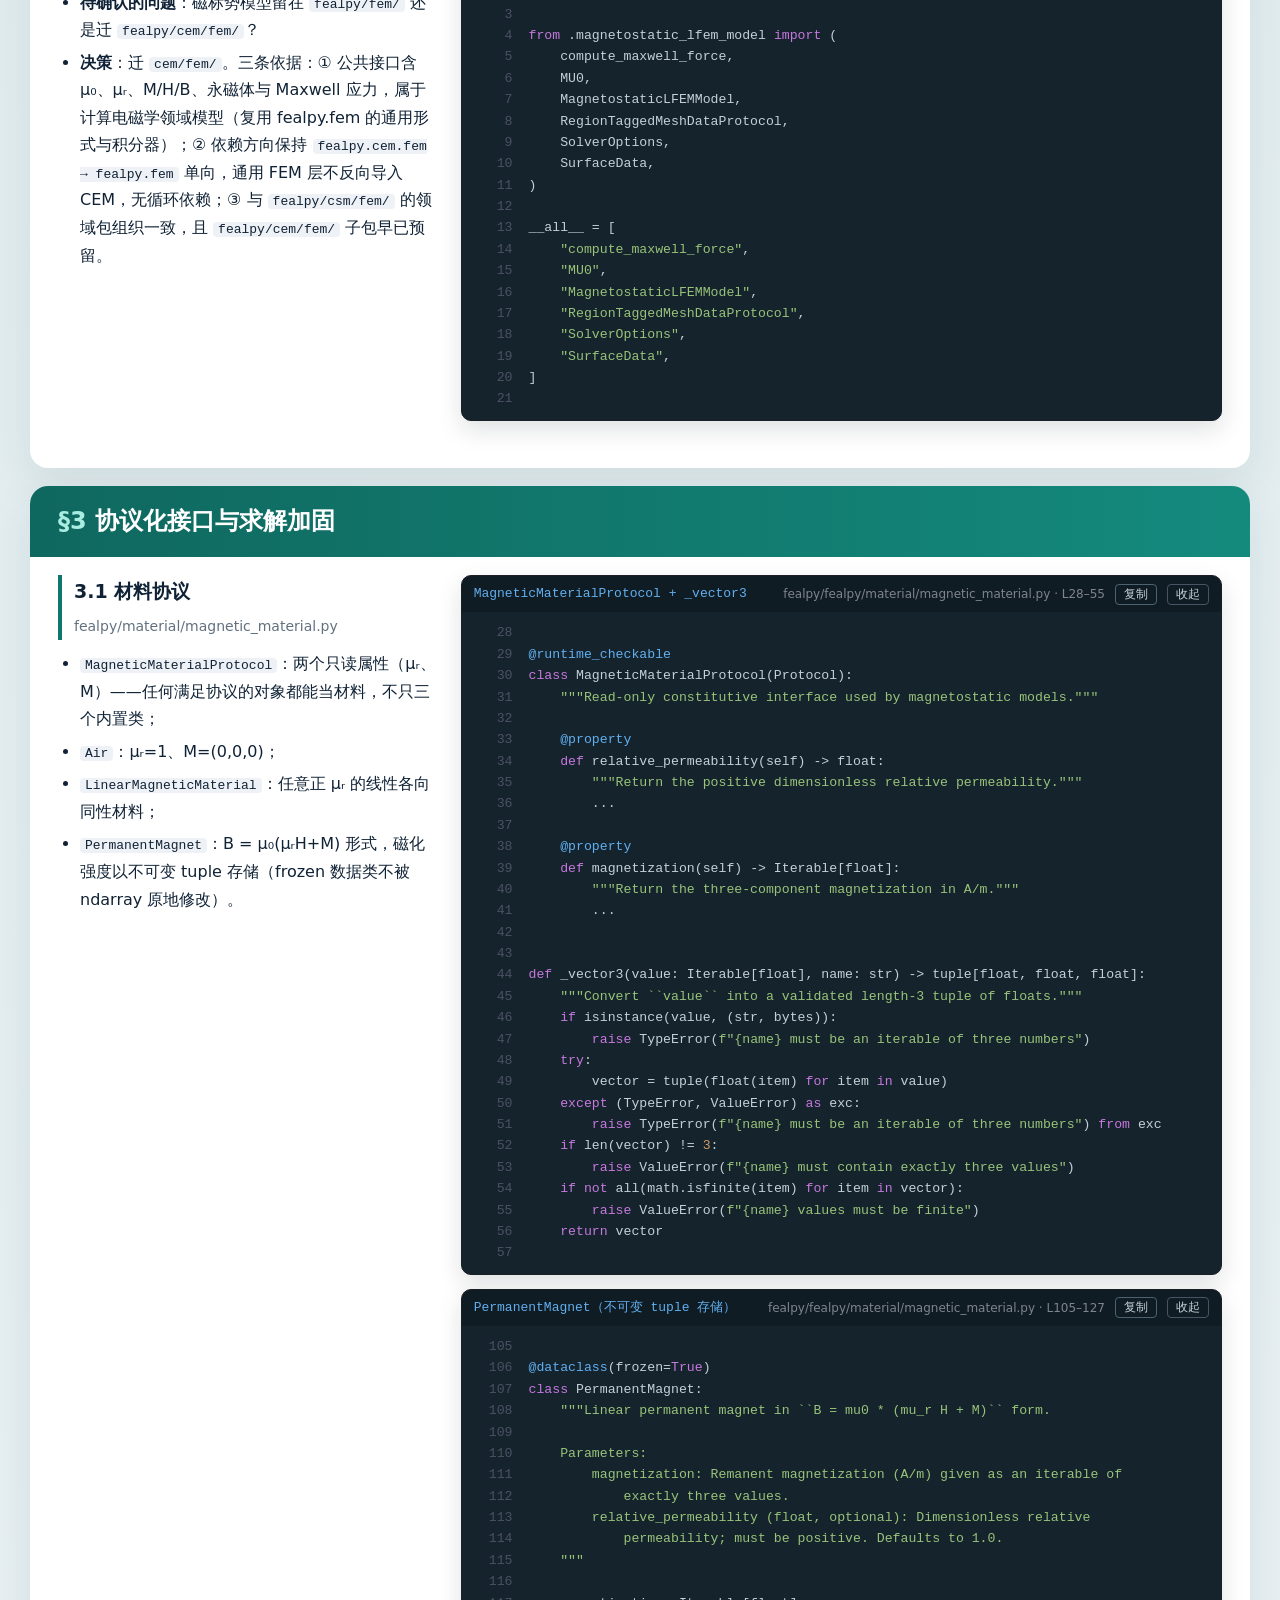
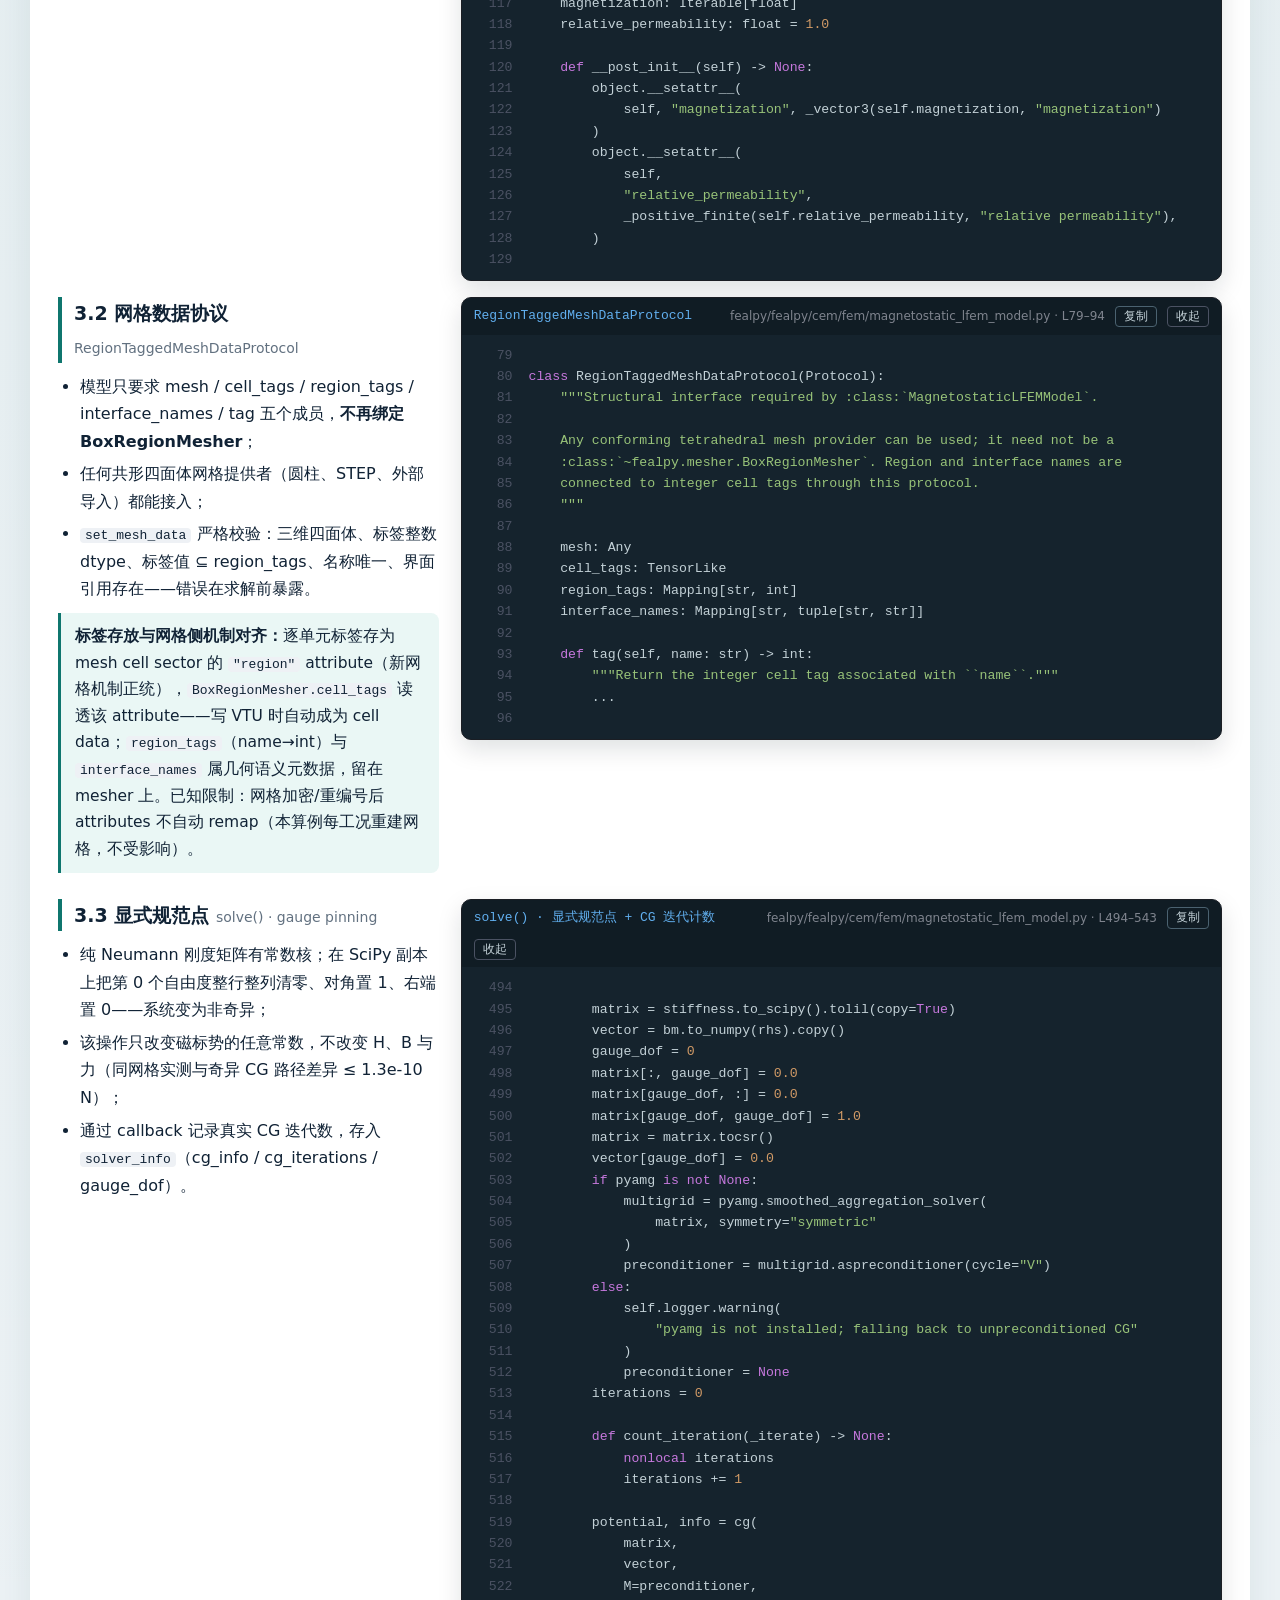
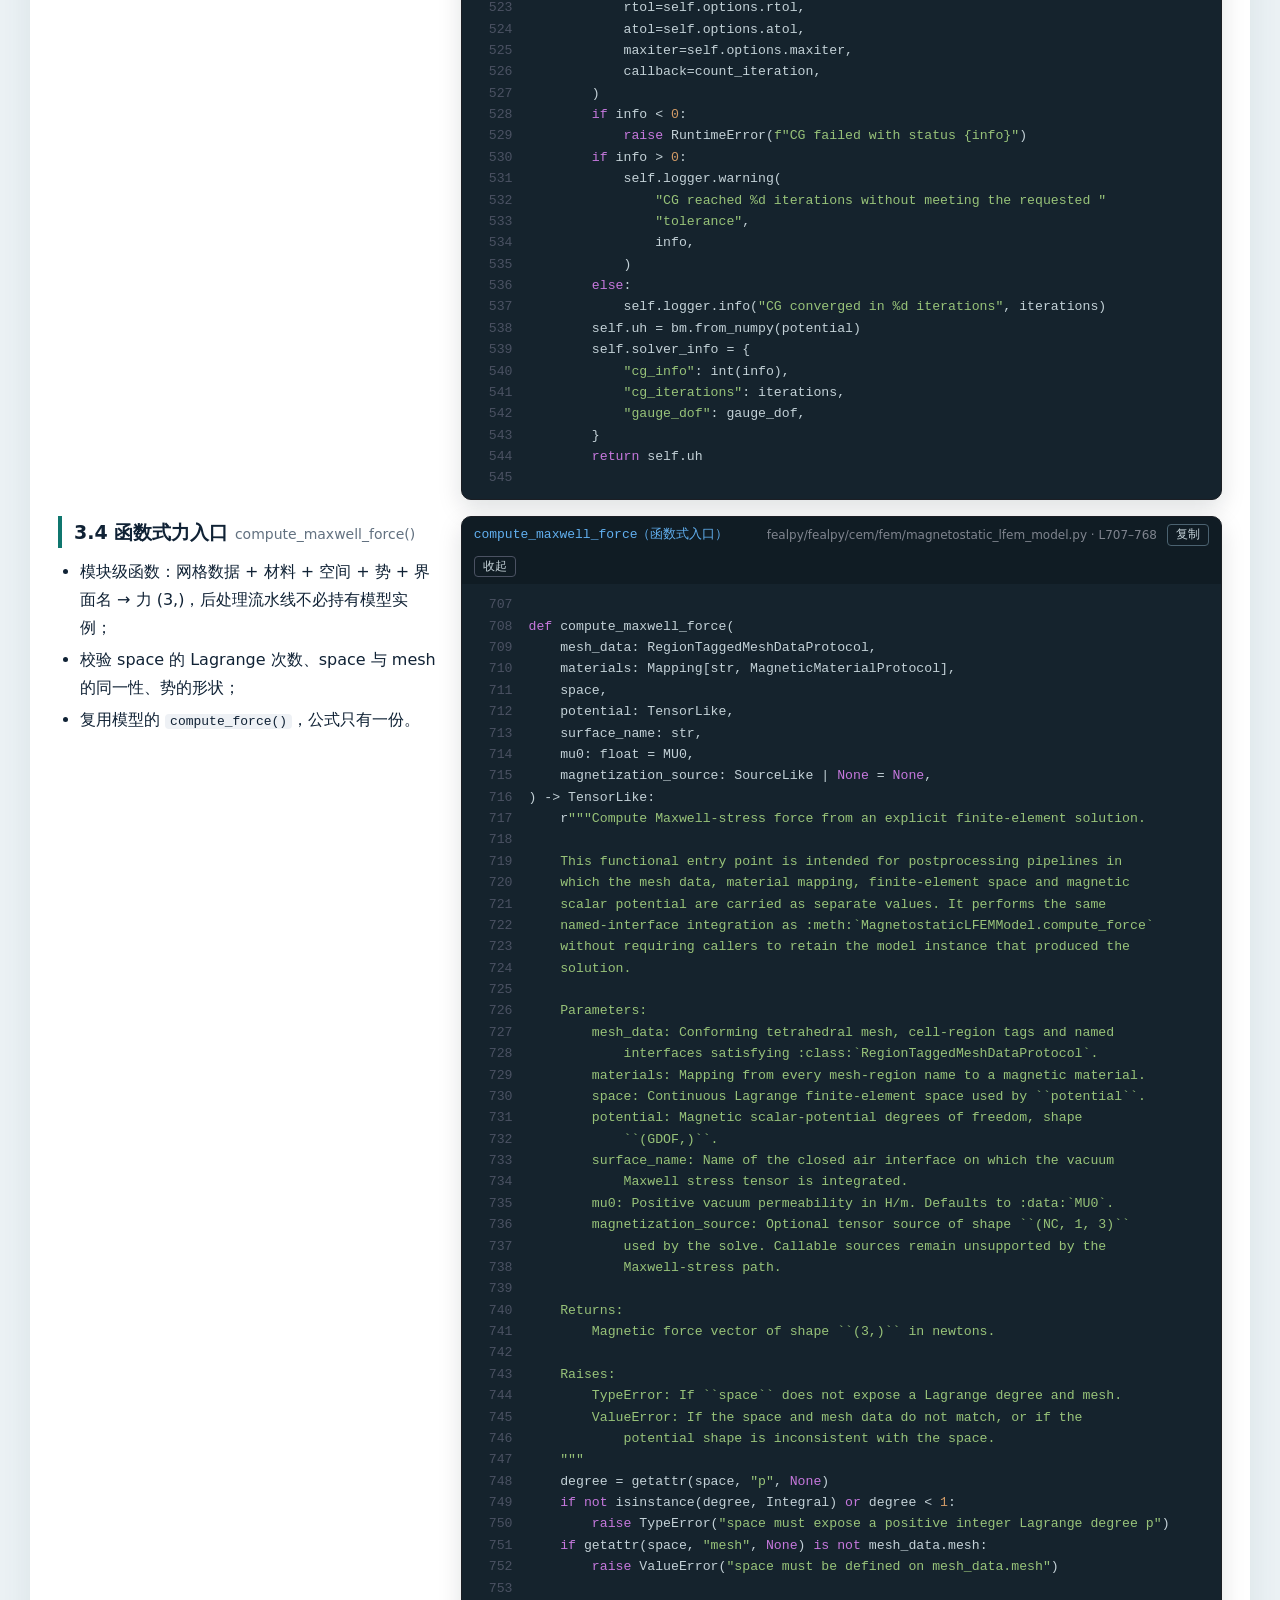
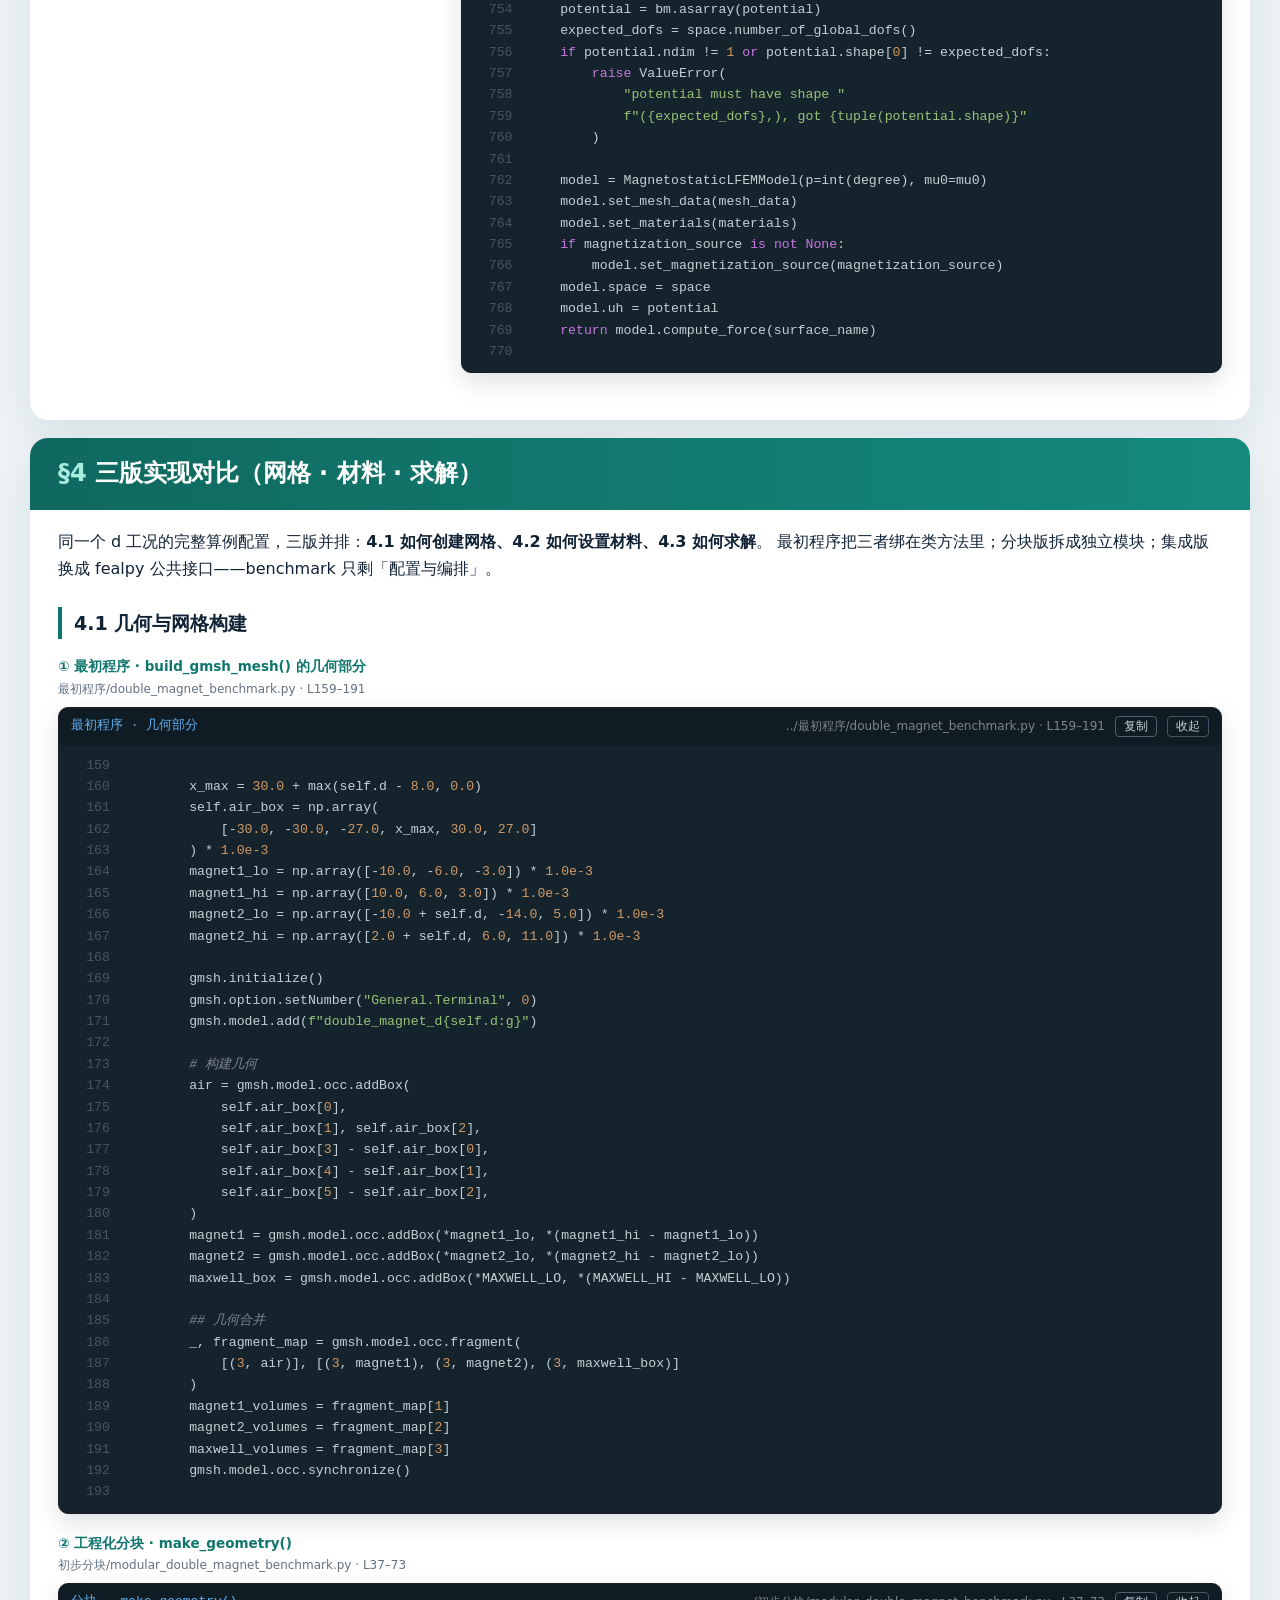
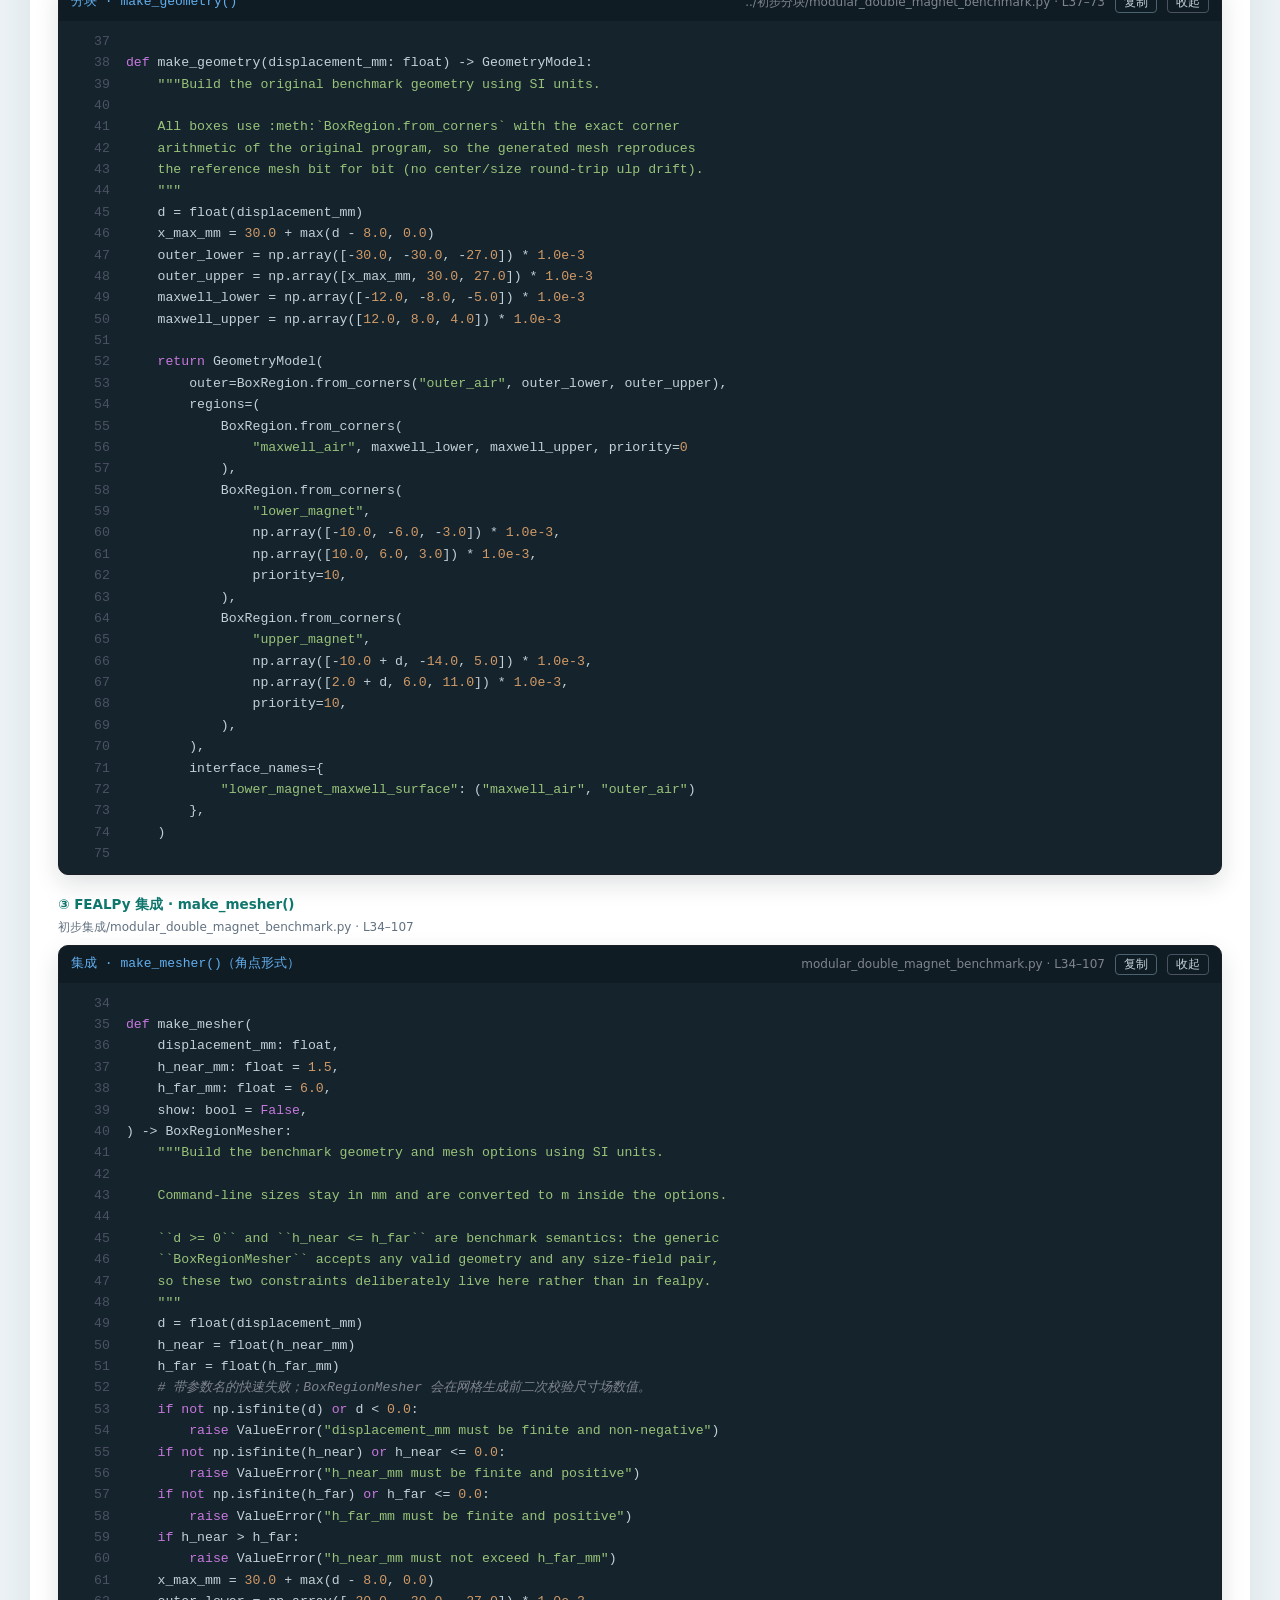
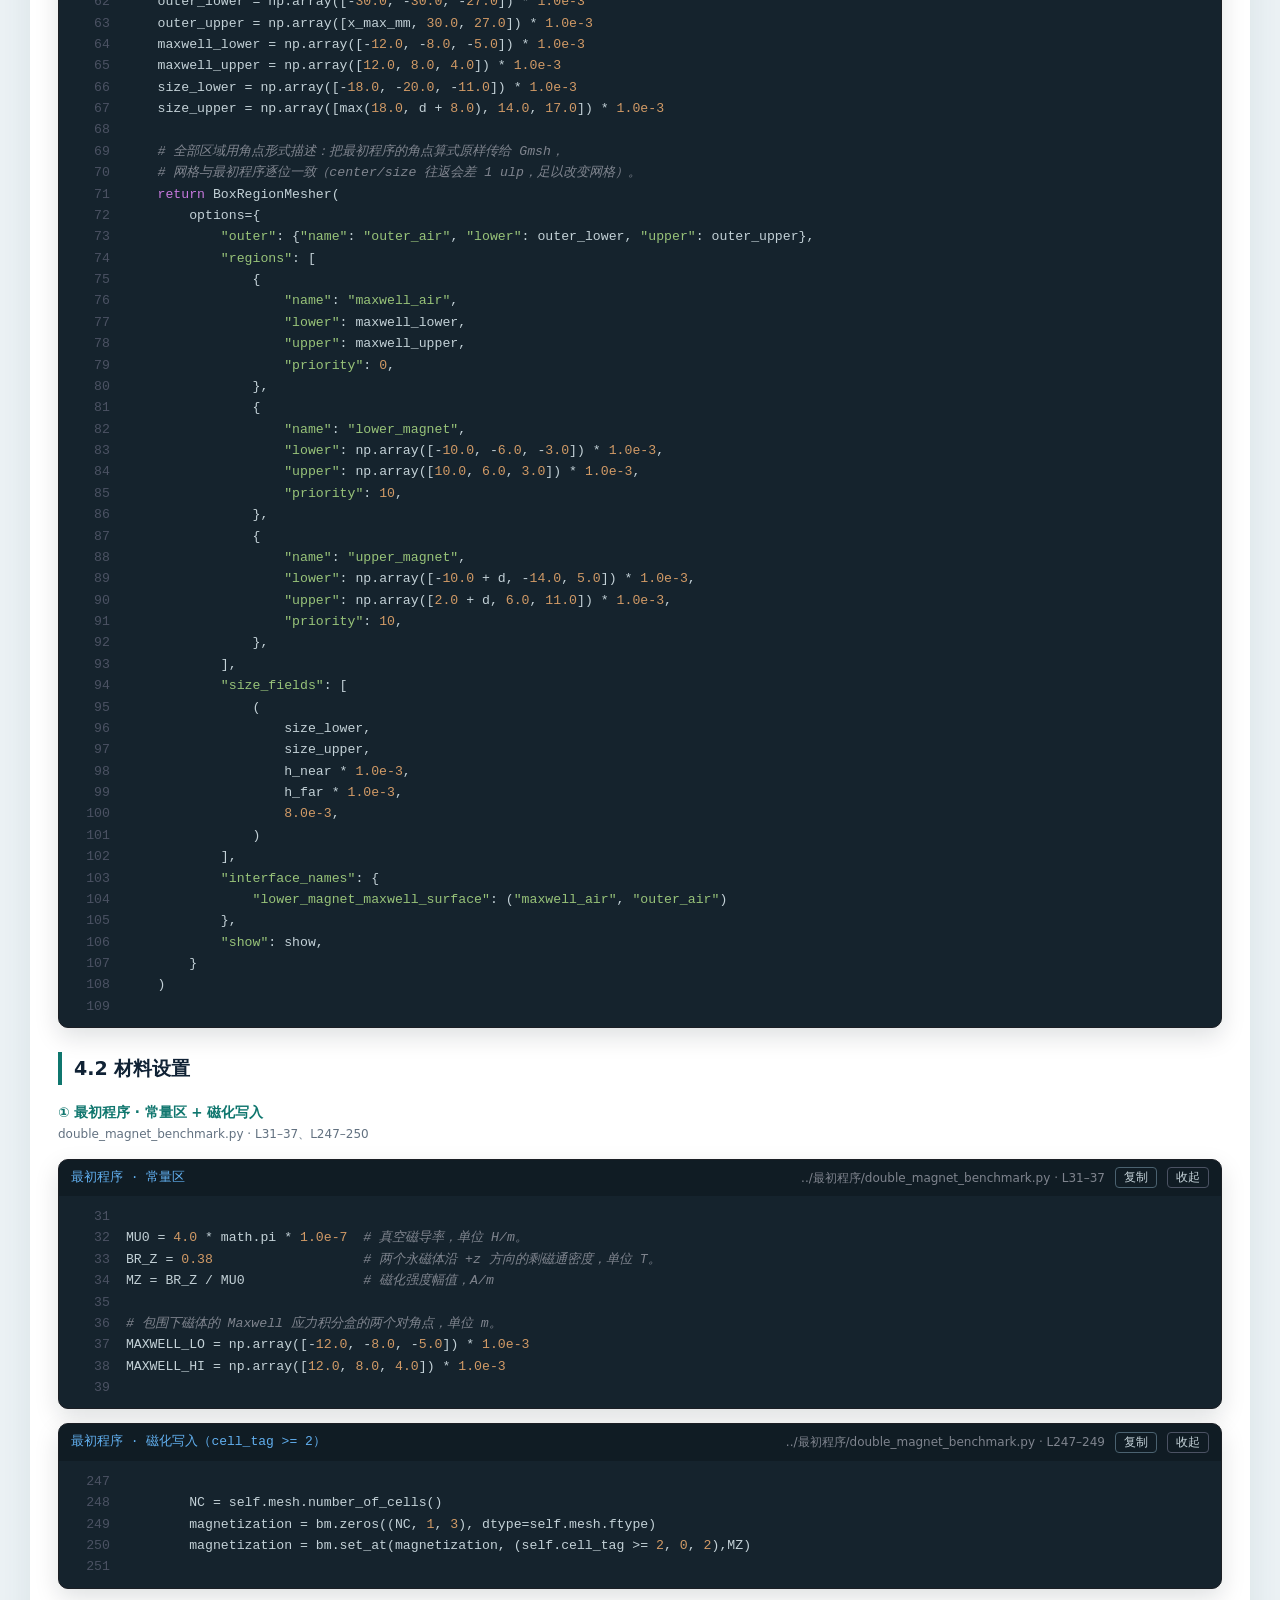
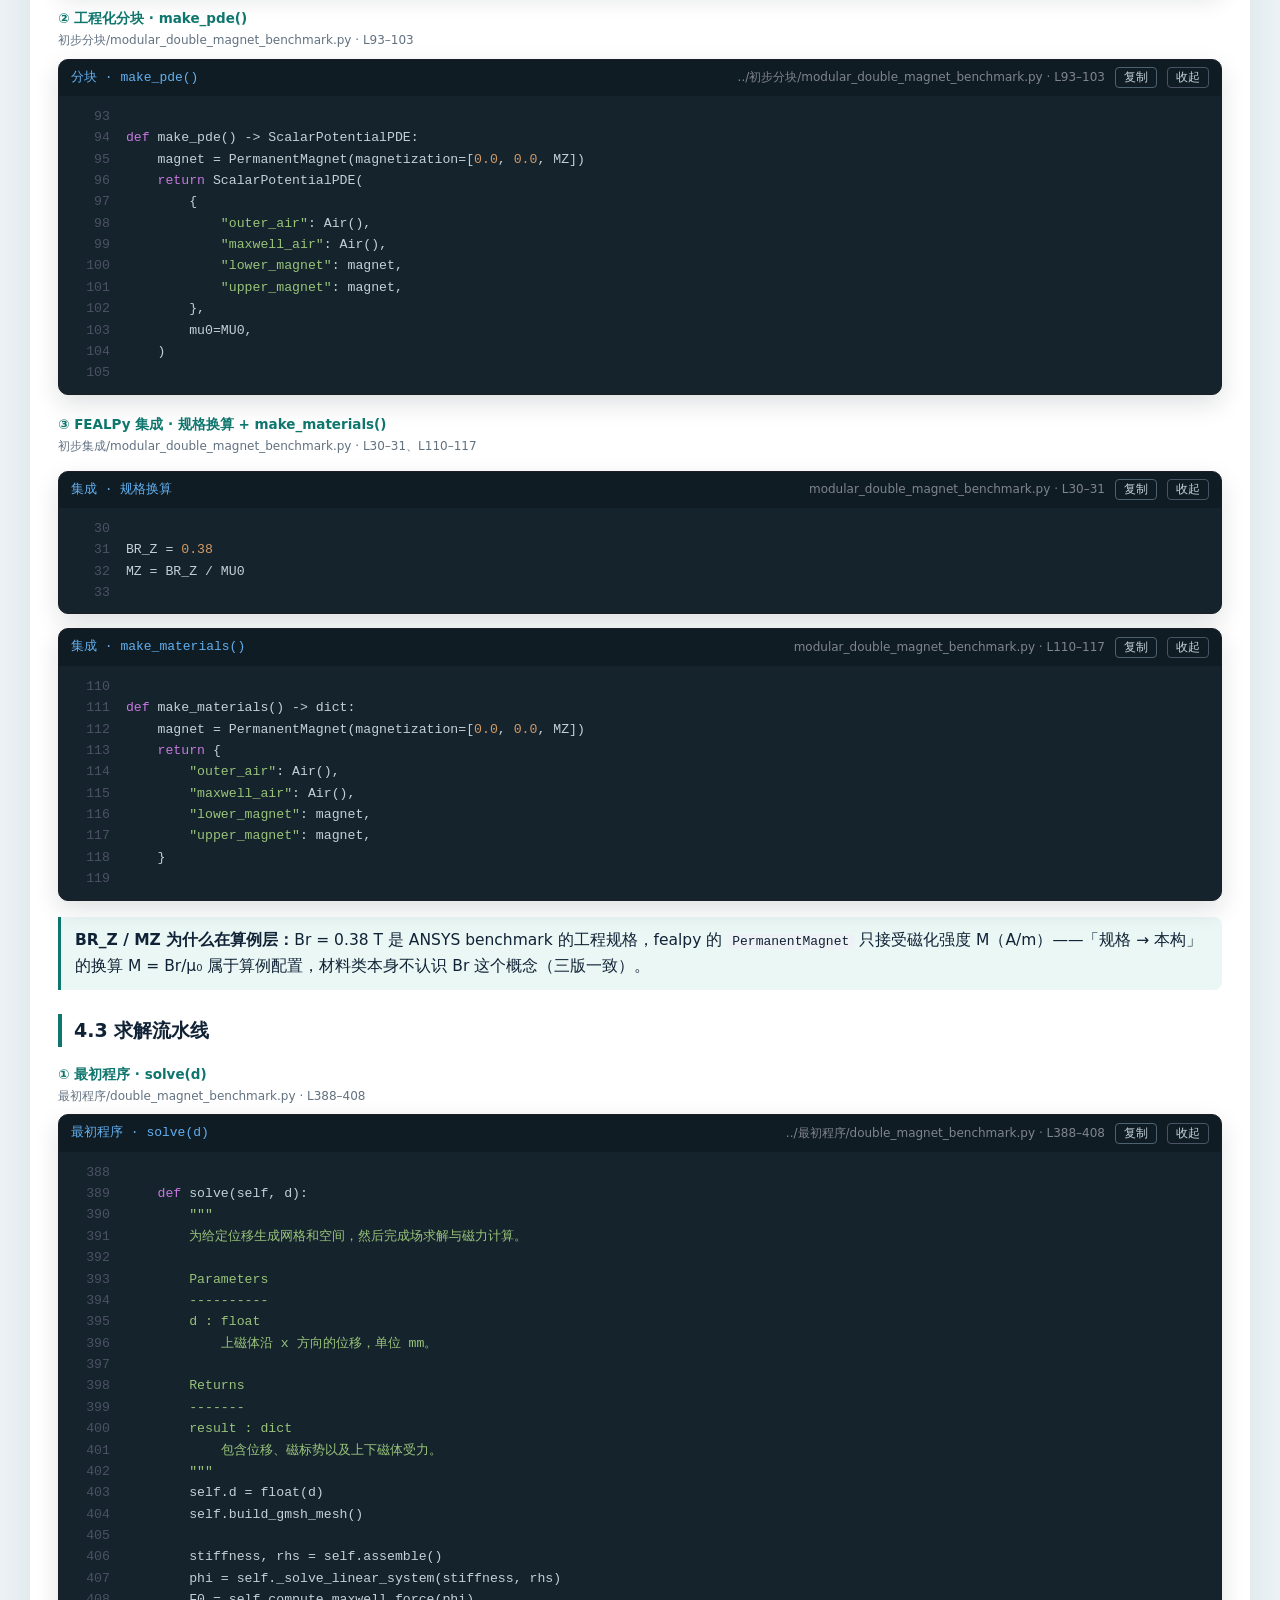
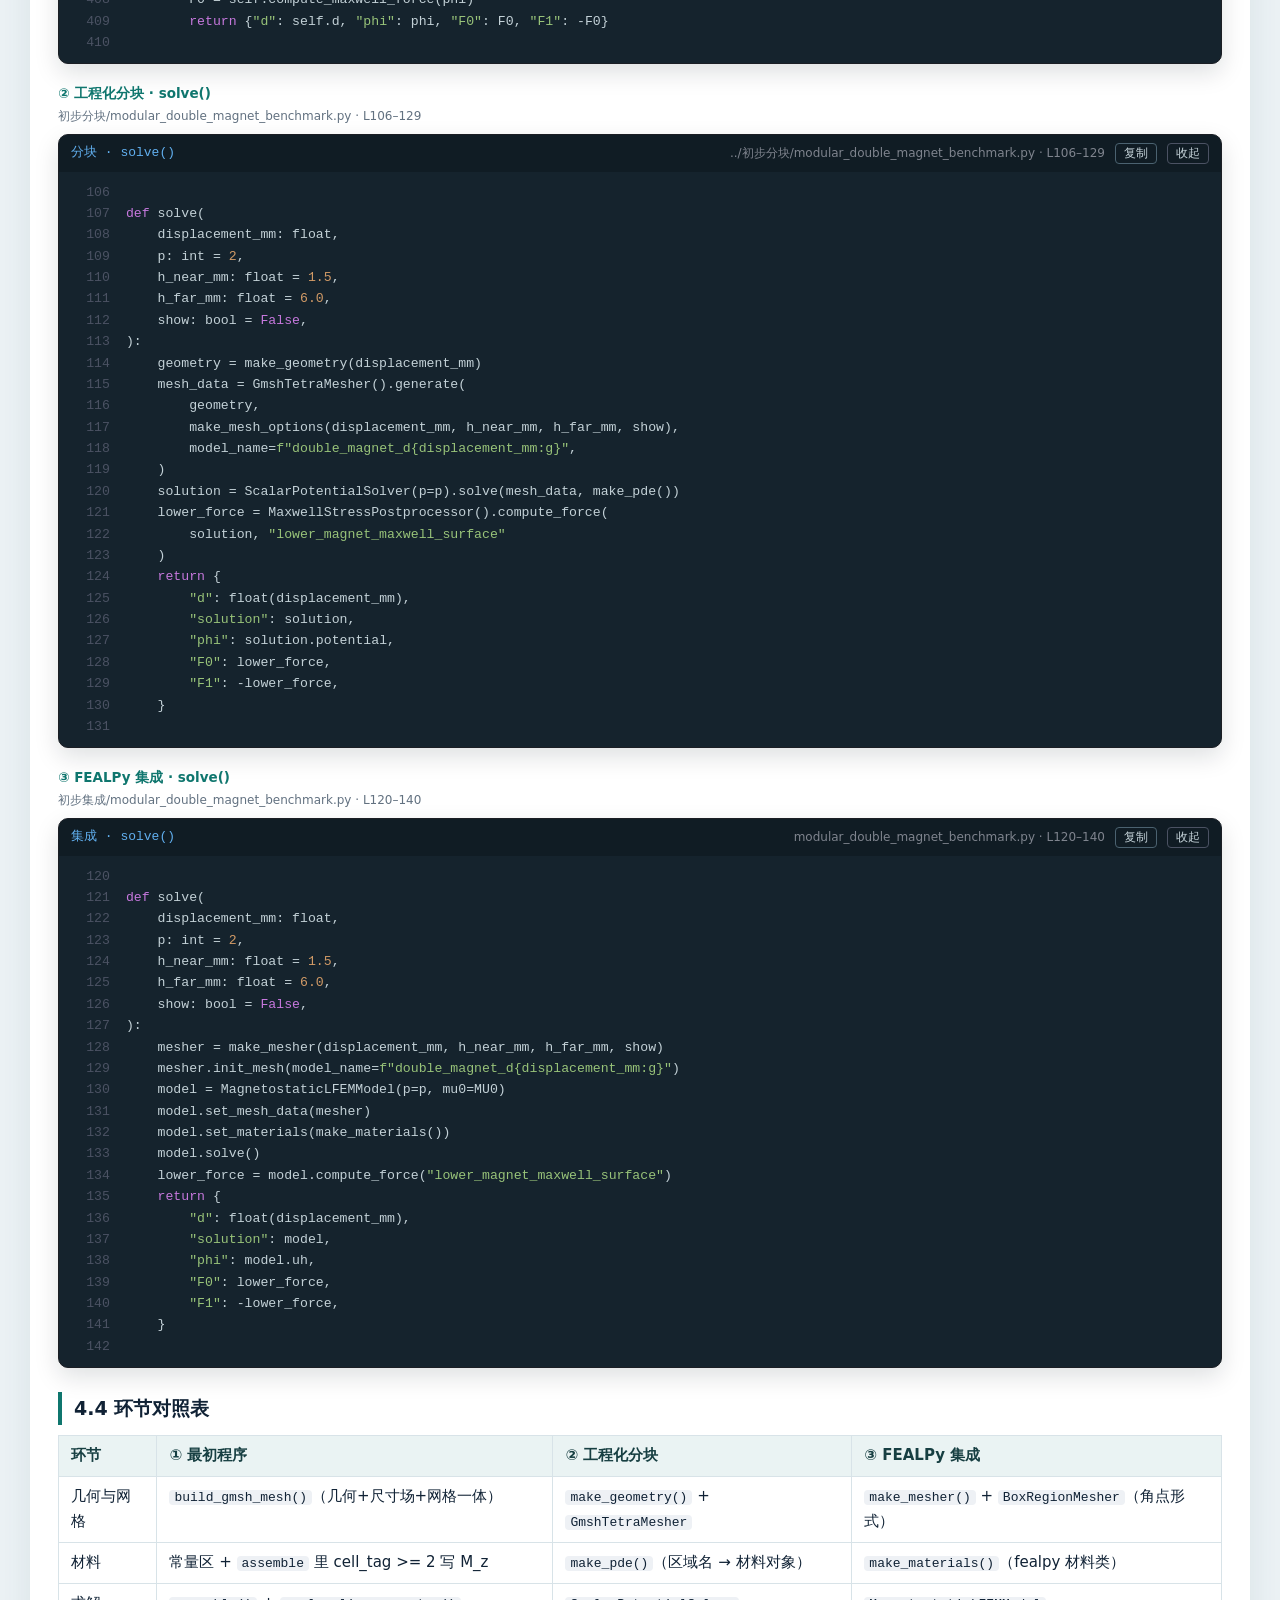
<file: 初步集成/集成_详细版.html>
<!DOCTYPE html>
<html lang="zh-CN">
<head>
<meta charset="utf-8">
<meta name="viewport" content="width=device-width, initial-scale=1">
<title>双永磁体三维静磁算例 · FEALPy 通用化集成讲解</title>
<style>
  :root{
    --bg:#f4f5f7; --panel:#ffffff; --ink:#212734; --muted:#5c6575;
    --accent:#2563eb; --line:#e3e6eb; --chip:#eaf0ff; --chip-ink:#2f46a3;
    --code-bg:#282c34; --code-cap:#21252b; --code-ink:#abb2bf;
  }
  *{box-sizing:border-box}
  html{scroll-behavior:smooth}
  body{margin:0;background:var(--bg);color:var(--ink);
    font-family:"SimSun","宋体","Songti SC","Noto Serif CJK SC","Source Han Serif SC","AR PL UMing CN","AR PL UMing HK","AR PL UMing TW",serif;
    line-height:1.8;}
  .wrap{max-width:1200px;margin:0 auto;padding:28px 20px 90px;}
  header.top{background:var(--panel);border:1px solid var(--line);border-top:4px solid var(--accent);
    border-radius:12px;padding:26px 30px;box-shadow:0 1px 3px rgba(16,24,40,.05);}
  header.top h1{margin:0 0 8px;font-size:26px;}
  header.top .stage{display:inline-block;background:var(--chip);color:var(--chip-ink);
    border-radius:999px;font-size:12.5px;padding:2px 12px;margin-right:10px;vertical-align:2px;}
  header.top p.sub{margin:6px 0 0;color:var(--muted);font-size:14.5px;}
  nav.toc{display:flex;flex-wrap:wrap;gap:8px;margin:16px 2px;}
  nav.toc a{background:var(--panel);border:1px solid var(--line);border-radius:999px;
    padding:4px 16px;font-size:13.5px;text-decoration:none;color:var(--ink);}
  nav.toc a:hover{border-color:var(--accent);color:var(--accent);}
  section{background:var(--panel);border:1px solid var(--line);border-radius:12px;
    padding:0 28px 26px;margin:18px 0;overflow:hidden;box-shadow:0 1px 3px rgba(16,24,40,.05);}
  h2{font-size:25px;font-weight:700;margin:0 -28px 18px;padding:13px 28px;
    background:linear-gradient(90deg,#1d4ed8,#3b82f6);color:#fff;}
  h2 .no{color:#bfdbfe;margin-right:8px;}
  h3{font-size:19px;font-weight:700;margin:24px 0 10px;color:#111827;
    padding-left:12px;border-left:4px solid var(--accent);}
  h3 .loc{color:var(--muted);font-weight:normal;font-size:14px;}
  p,li{font-size:16px;}
  ul{margin:8px 0;padding-left:22px;}
  li{margin:5px 0;}
  ol{padding-left:24px;}
  ol li{margin:5px 0;}
  .row{display:grid;grid-template-columns:minmax(0,4fr) minmax(0,8fr);
    gap:22px;align-items:start;margin:16px 0;}
  .row-trio{display:grid;grid-template-columns:minmax(0,1fr) minmax(0,1fr) minmax(0,1fr);
    gap:18px;align-items:start;margin:16px 0;}
  .row-trio > div{min-width:0;}
  .panel-label{font-size:13.5px;font-weight:700;color:var(--accent);margin:0 0 8px;}
  .panel-label small{display:block;font-weight:normal;color:var(--muted);font-size:12px;}
  @media(max-width:1500px){.row-trio{grid-template-columns:minmax(0,1fr)}}
  @media(max-width:980px){.row{grid-template-columns:1fr}}
  table{border-collapse:collapse;width:100%;font-size:15px;margin:10px 0;}
  th,td{border:1px solid var(--line);padding:7px 12px;text-align:left;vertical-align:top;}
  th{background:#f1f4f8;font-weight:600;white-space:nowrap;}
  td.num,th.num{text-align:center;}
  .callout{border-left:3px solid var(--accent);background:#f0f6ff;padding:10px 14px;
    border-radius:0 8px 8px 0;margin:10px 0;font-size:15.5px;}
  .mathbox{background:#f7f9fc;border:1px dashed var(--line);border-radius:10px;
    padding:18px 22px;margin:14px 0;text-align:center;}
  .math{font-family:"STIX Two Math","Cambria Math","Times New Roman",Georgia,serif;
    font-size:19px;margin:8px 0;}
  .math.small{font-size:15px;color:var(--muted);}
  .flow{display:flex;flex-wrap:wrap;gap:6px;align-items:center;margin:10px 0 4px;}
  .chip{background:var(--chip);color:var(--chip-ink);border-radius:999px;
    padding:3px 12px;font-size:13px;white-space:nowrap;}
  .flow .arrow{color:#9aa3b0;}
  .figrow{display:grid;grid-template-columns:1fr 1fr;gap:16px;margin:14px 0;}
  @media(max-width:980px){.figrow{grid-template-columns:1fr}}
  figure.fig{margin:0;border:1px solid var(--line);border-radius:10px;overflow:hidden;
    background:#fbfcfe;}
  figure.fig img{display:block;width:100%;height:auto;border-bottom:1px solid var(--line);}
  figure.fig figcaption{padding:8px 12px;font-size:13.5px;color:var(--muted);line-height:1.6;}
  figure.fig figcaption b{color:var(--ink);}
  .code-panel{margin:0;background:var(--code-bg);border-radius:10px;overflow:hidden;
    border:1px solid #1b1e24;}
  .code-panel figcaption{display:flex;align-items:center;gap:10px;flex-wrap:wrap;
    padding:7px 12px;background:var(--code-cap);color:var(--code-ink);font-size:13px;}
  .code-panel figcaption .fn{color:#61afef;font-family:ui-monospace,"SF Mono",Consolas,monospace;}
  .code-panel figcaption .loc{margin-left:auto;color:#7f848e;font-size:12px;white-space:nowrap;}
  .code-panel button.toggle{border:1px solid #4b5263;background:transparent;color:var(--code-ink);
    border-radius:4px;cursor:pointer;font-size:12px;padding:0 8px;line-height:1.6;}
  .code-panel button.toggle:hover{border-color:#61afef;color:#61afef;}
  .code-panel.collapsed pre{display:none;}
  .code-stack > div{margin-bottom:14px;}
  .code-stack > div:last-child{margin-bottom:0;}
  pre.code{margin:0;padding:10px 0;overflow:auto;font-size:13.2px;line-height:1.62;
    font-family:ui-monospace,"SF Mono",Consolas,"Liberation Mono",monospace;color:var(--code-ink);}
  pre.code .l{display:block;padding:0 14px 0 6px;white-space:pre;}
  pre.code .l:hover{background:#2c313a;}
  pre.code .ln{display:inline-block;width:3.4em;margin-right:16px;color:#4b5263;
    text-align:right;user-select:none;}
  .k{color:#c678dd}.s{color:#98c379}.c{color:#7f848e;font-style:italic}
  .n{color:#d19a66}.d{color:#61afef}
  .foot{color:var(--muted);font-size:13px;margin-top:26px;text-align:center;}
  code.inline{background:#eef1f5;border-radius:4px;padding:0 5px;font-size:13px;
    font-family:ui-monospace,"SF Mono",Consolas,monospace;}
  /* 2026 技术说明版视觉系统 */
  :root{
    --bg:#edf3f6;--panel:#ffffff;--ink:#102235;--muted:#627180;
    --accent:#0f766e;--accent-2:#ea6a47;--line:#d8e3e8;--chip:#def3ef;--chip-ink:#0c645e;
    --code-bg:#15232d;--code-cap:#101c24;--code-ink:#c3d1d7;--shadow:0 16px 45px rgba(25,50,70,.09);
  }
  body{font-family:"Microsoft YaHei","PingFang SC","Noto Sans CJK SC",system-ui,sans-serif;
    background:radial-gradient(circle at 5% 4%,rgba(15,118,110,.09),transparent 24%),var(--bg);line-height:1.72}
  .read-progress{position:fixed;inset:0 0 auto;z-index:80;height:4px;background:rgba(16,34,53,.08)}
  .read-progress span{display:block;width:0;height:100%;background:linear-gradient(90deg,var(--accent),var(--accent-2))}
  .wrap{max-width:1820px;padding:34px 30px 90px}
  header.top{border:none;border-radius:24px;padding:38px 42px;background:linear-gradient(145deg,#0e2638,#133f4c);color:#fff;box-shadow:var(--shadow);position:relative;overflow:hidden}
  header.top::after{content:"";position:absolute;width:330px;height:330px;border-radius:50%;right:-110px;top:-170px;border:1px solid rgba(255,255,255,.14);box-shadow:0 0 0 48px rgba(255,255,255,.03),0 0 0 96px rgba(255,255,255,.02)}
  header.top h1{font-size:clamp(28px,4vw,43px);line-height:1.2;letter-spacing:-.035em;position:relative;z-index:1}
  header.top .stage{background:#9fe7dc;color:#103e43;font-weight:800;vertical-align:5px}
  header.top p.sub{color:#cddde3;font-size:15px;max-width:980px;position:relative;z-index:1}
  header.top code.inline{background:rgba(255,255,255,.1);color:#fff}
  .eyebrow{color:#9fe7dc;font-size:12px;font-weight:800;letter-spacing:.13em;text-transform:uppercase;margin-bottom:13px;position:relative;z-index:1}
  .summary-strip{display:grid;grid-template-columns:repeat(4,1fr);gap:10px;margin-top:25px;position:relative;z-index:1}
  .summary-strip div{border:1px solid rgba(255,255,255,.14);border-radius:13px;padding:10px 13px;background:rgba(255,255,255,.06);color:#cddde3;font-size:12px}
  .summary-strip b{display:block;color:#fff;font-size:18px;margin-bottom:1px}
  nav.toc{position:sticky;top:10px;z-index:50;background:rgba(247,250,251,.88);border:1px solid var(--line);border-radius:16px;padding:9px 10px;backdrop-filter:blur(14px);box-shadow:0 8px 24px rgba(25,50,70,.08)}
  nav.toc a{background:transparent;border-color:transparent;font-weight:650;padding:5px 12px}
  nav.toc a:hover,nav.toc a.active{background:var(--chip);color:var(--accent);border-color:#c7e7e1}
  nav.toc .nav-spacer{flex:1}
  .nav-action{font:inherit;cursor:pointer;background:#fff!important;border:1px solid var(--line)!important;color:var(--ink)!important;border-radius:999px!important;padding:5px 12px!important;font-size:12.5px!important;text-decoration:none}
  .nav-action:hover{border-color:var(--accent)!important;color:var(--accent)!important}
  .stage-route{display:grid;grid-template-columns:repeat(3,1fr);gap:12px;margin:17px 0}
  .route-item{background:#f8fbfc;border:1px solid var(--line);border-radius:15px;padding:15px 17px;color:var(--muted);font-size:13px;position:relative}
  .route-item b{display:block;color:var(--ink);font-size:15px;margin:3px 0}.route-item small{color:var(--accent);font-weight:800;letter-spacing:.09em}
  .route-item.active{background:linear-gradient(145deg,#e3f6f2,#fff);border-color:#8dcec4;box-shadow:0 10px 26px rgba(15,118,110,.10)}
  .route-item.active::after{content:"当前";position:absolute;right:11px;top:10px;background:var(--accent);color:#fff;border-radius:999px;padding:1px 8px;font-size:10px}
  section{border:none;border-radius:18px;box-shadow:var(--shadow);padding-bottom:31px;scroll-margin-top:82px}
  h2{background:linear-gradient(90deg,#0f685f,#148a7d);font-size:24px;padding-top:15px;padding-bottom:15px}
  h2 .no{color:#a9ece1}h3{border-left-color:var(--accent);color:var(--ink)}
  th{background:#eaf3f3;color:#173f42}th,td{border-color:var(--line)}
  .callout{border-left-color:var(--accent);background:#eaf7f5}.mathbox{background:#f6fafb;border-color:var(--line)}
  .chip{background:var(--chip);color:var(--chip-ink);border:1px solid #c7e7e1;padding:4px 11px;font-weight:650}.flow{gap:8px}
  figure.fig{border-radius:14px;box-shadow:0 8px 22px rgba(25,50,70,.06)}figure.fig img{transition:transform .25s ease}figure.fig:hover img{transform:scale(1.012)}
  .code-panel{box-shadow:0 9px 24px rgba(8,20,30,.13)}
  .code-panel button.copy{border:1px solid #4b6270;background:transparent;color:var(--code-ink);border-radius:4px;cursor:pointer;font-size:12px;padding:0 8px;line-height:1.6}
  .code-panel button.copy:hover{border-color:#65d2c4;color:#65d2c4}
  .backtop{position:fixed;right:24px;bottom:24px;z-index:55;width:42px;height:42px;border:none;border-radius:50%;background:var(--accent);color:#fff;box-shadow:0 9px 24px rgba(15,118,110,.26);cursor:pointer;opacity:0;transform:translateY(10px);pointer-events:none;transition:.2s}
  .backtop.show{opacity:1;transform:none;pointer-events:auto}
  [data-theme="dark"]{--bg:#0c171e;--panel:#13232c;--ink:#e4eef1;--muted:#9babb3;--line:#29404c;--chip:#173d3c;--chip-ink:#91ddd2;--shadow:0 16px 45px rgba(0,0,0,.22)}
  [data-theme="dark"] body{background:#0c171e}[data-theme="dark"] section,[data-theme="dark"] .route-item{background:#13232c}
  [data-theme="dark"] .route-item.active{background:#173536;border-color:#39756f}
  [data-theme="dark"] th{background:#1a343c;color:#d9eeed}[data-theme="dark"] .callout{background:#173536}[data-theme="dark"] .mathbox{background:#102029}
  [data-theme="dark"] code.inline{background:#1c3039;color:#d5e4e8}[data-theme="dark"] nav.toc{background:rgba(15,29,37,.9)}
  @media(max-width:820px){.wrap{padding:18px 10px 80px}header.top{padding:30px 24px}.summary-strip{grid-template-columns:1fr 1fr}.stage-route{grid-template-columns:1fr}nav.toc{top:4px;overflow-x:auto;flex-wrap:nowrap}nav.toc a{white-space:nowrap}.nav-spacer,.nav-action{display:none}section{padding-left:18px;padding-right:18px}h2{margin-left:-18px;margin-right:-18px;padding-left:18px}.backtop{right:14px;bottom:14px}}
  @media print{.read-progress,nav.toc,.backtop,.nav-action{display:none!important}.wrap{max-width:none;padding:0}section,header.top{box-shadow:none;break-inside:avoid}.code-panel.collapsed pre{display:block}}
  @media(prefers-reduced-motion:reduce){*,*::before,*::after{scroll-behavior:auto!important;transition:none!important}}
</style>
</head>
<body>
<div class="read-progress" aria-hidden="true"><span id="readProgress"></span></div>
<div class="wrap">

<header class="top">
  <div class="eyebrow">FEALPy integration study · stage 03 · library integration</div>
  <h1><span class="stage">阶段 ③ / ③</span>双永磁体三维静磁算例 · FEALPy 通用化集成讲解</h1>
  <p class="sub">把分块后的通用静磁组件沉淀为 FEALPy 公共接口：材料进 <code class="inline">fealpy.material</code>、
  网格进 <code class="inline">fealpy.mesher</code>、模型进 <code class="inline">fealpy.cem.fem</code>——数值与最初程序<b>逐位一致</b>，
  两个待议议题均有明确落地。上一站见 <a href="../初步分块/模块化_详细版.html" style="color:#9fe7dc">工程化分块详细版</a>。</p>
  <div class="summary-strip">
    <div><b>3</b>新增公共模块</div><div><b>68</b>项 fealpy 测试</div>
    <div><b>逐位</b>三站数值一致</div><div><b>2</b>项议题落地</div>
  </div>
</header>

<nav class="toc">
  <a href="#s1">§1 集成了什么</a>
  <a href="#s2">§2 两个议题的落地</a>
  <a href="#s3">§3 协议化接口与求解加固</a>
  <a href="#s4">§4 三版实现对比</a>
  <a href="#s5">§5 三站数值一致性</a>
  <a href="#s6">§6 通用性实测</a>
  <a href="#s7">§7 交互式三维视图</a>
  <a href="#appendix">附录 使用方式</a>
  <span class="nav-spacer"></span>
  <a class="nav-action" href="集成_简洁版.html">演示版</a>
  <button class="nav-action" id="collapseAll" type="button">折叠代码</button>
  <button class="nav-action" id="themeToggle" type="button">深色</button>
</nav>

<div class="stage-route" aria-label="项目三阶段路线">
  <div class="route-item"><small>STAGE 01</small><b>独立算例基线</b>建立可复现、可对标的数值闭环。</div>
  <div class="route-item"><small>STAGE 02</small><b>算例工程化分块</b>拆分职责，同时保持数值结果不变。</div>
  <div class="route-item active"><small>STAGE 03</small><b>FEALPy 通用化集成</b>沉淀公共接口，并用测试守住正确性。</div>
</div>

<!-- ============================== §1 ============================== -->
<section id="s1">
  <h2><span class="no">§1</span>集成了什么</h2>

  <h3>1.1 落点总览</h3>
  <table>
    <tr><th>分块组件</th><th>fealpy 落点</th><th>说明</th></tr>
    <tr><td>materials.Air / PermanentMagnet</td><td><code class="inline">fealpy.material</code></td><td>Air / LinearMagneticMaterial / PermanentMagnet + MagneticMaterialProtocol（不可变 tuple 存储）</td></tr>
    <tr><td>geometry + mesh</td><td><code class="inline">fealpy.mesher.BoxRegionMesher</code></td><td>单类网格器：命名区域（tuple 简写 / 角点形式）、严格校验、嵌入盒必须在外盒内</td></tr>
    <tr><td>pde + solver + postprocess</td><td><code class="inline">fealpy.cem.fem.MagnetostaticLFEMModel</code></td><td>有状态 ComputationalModel + 显式规范点 + 函数式力入口 compute_maxwell_force</td></tr>
    <tr><td>制造解 exp0014</td><td>退回 <code class="inline">tests/cem/fem</code></td><td>不注册 poisson DATA_TABLE（议题一的落地，见 §2.1）</td></tr>
    <tr><td>测试</td><td><code class="inline">tests/{material,mesher,cem/fem}</code></td><td>68 项：材料 10 + 网格器 29 + 模型 29</td></tr>
  </table>

  <h3>1.2 与分块包的组件映射</h3>
  <table>
    <tr><th>分块（magnetostatic 包）</th><th>集成位置</th></tr>
    <tr><td><code class="inline">geometry.BoxRegion / BoxSizeField / MeshOptions / GeometryModel</code></td><td>折叠进 <code class="inline">BoxRegionMesher</code> 的 options 字典（构造时校验）</td></tr>
    <tr><td><code class="inline">mesh.MeshData / GmshTetraMesher</code></td><td><code class="inline">BoxRegionMesher</code> + mesh cell sector 的 <code class="inline">"region"</code> attribute（<code class="inline">cell_tags</code> 属性读透该 attribute）</td></tr>
    <tr><td><code class="inline">pde.ScalarPotentialPDE</code></td><td>并入 <code class="inline">MagnetostaticLFEMModel</code>（逐单元系数方法成为模型方法）</td></tr>
    <tr><td><code class="inline">solver.ScalarPotentialSolver / FEMSolution</code></td><td><code class="inline">MagnetostaticLFEMModel</code>（状态存 space/stiffness/rhs/uh/solver_info）</td></tr>
    <tr><td><code class="inline">postprocess.MaxwellStressPostprocessor / SurfaceData</code></td><td><code class="inline">compute_force()</code> / <code class="inline">select_interface()</code> / <code class="inline">SurfaceData</code> + 模块级函数式入口</td></tr>
  </table>
  <div class="callout"><b>不集成：</b>双磁体 benchmark 专属内容（具体几何尺寸、Akoun–Yonnet 公式、ANSYS 表、CLI、对比/绘图）留在算例目录，作为 fealpy 公共能力的下游用户。</div>
</section>

<!-- ============================== §2 ============================== -->
<section id="s2">
  <h2><span class="no">§2</span>两个议题的落地</h2>

  <div class="row">
    <div>
      <h3 style="margin-top:0">2.1 议题一：工程型定位 <span class="loc">制造解退回测试本地</span></h3>
      <ul>
        <li><b>待确认的问题</b>：制造解要不要注册为 <code class="inline">fealpy.model.poisson</code> 的 exp（DATA_TABLE=14）？</li>
        <li><b>决策</b>：不注册。主输入是向量磁化场 M、边界条件是 B·n=0，通用 <code class="inline">PoissonLFEMModel</code> 的标量 source 与 Dirichlet 接口消费不了；放入 DATA_TABLE 会形成「名义可发现、实际不可互换」的公共算例；FEALPy 中并非每个领域模型都必须配一个 Exp。</li>
        <li><b>保留的验证能力</b>：解析函数留在模型测试内——Ω=(0,1)³ 真解 φ=sin(πx)sin(πy)sin(πz)，M=∇φ+∇×ψ（ψ 紧支撑 → 边界 B·n=0 精确成立），H¹ 误差随加密单调下降；网格用确定性的 <code class="inline">TetrahedronMesh.from_box()</code>，不依赖 Gmsh。</li>
      </ul>
    </div>
    <div class="code-stack">
      <div data-code="mms-grad"></div>
      <div data-code="mms-conv"></div>
    </div>
  </div>

  <div class="row">
    <div>
      <h3 style="margin-top:0">2.2 议题二：归口 cem/fem <span class="loc">fealpy/cem/fem/</span></h3>
      <ul>
        <li><b>待确认的问题</b>：磁标势模型留在 <code class="inline">fealpy/fem/</code> 还是迁 <code class="inline">fealpy/cem/fem/</code>？</li>
        <li><b>决策</b>：迁 <code class="inline">cem/fem/</code>。三条依据：① 公共接口含 μ₀、μᵣ、M/H/B、永磁体与 Maxwell 应力，属于计算电磁学领域模型（复用 fealpy.fem 的通用形式与积分器）；② 依赖方向保持 <code class="inline">fealpy.cem.fem → fealpy.fem</code> 单向，通用 FEM 层不反向导入 CEM，无循环依赖；③ 与 <code class="inline">fealpy/csm/fem/</code> 的领域包组织一致，且 <code class="inline">fealpy/cem/fem/</code> 子包早已预留。</li>
      </ul>
    </div>
    <div data-code="cem-init"></div>
  </div>
</section>

<!-- ============================== §3 ============================== -->
<section id="s3">
  <h2><span class="no">§3</span>协议化接口与求解加固</h2>

  <div class="row">
    <div>
      <h3 style="margin-top:0">3.1 材料协议 <span class="loc">fealpy/material/magnetic_material.py</span></h3>
      <ul>
        <li><code class="inline">MagneticMaterialProtocol</code>：两个只读属性（μᵣ、M）——任何满足协议的对象都能当材料，不只三个内置类；</li>
        <li><code class="inline">Air</code>：μᵣ=1、M=(0,0,0)；</li>
        <li><code class="inline">LinearMagneticMaterial</code>：任意正 μᵣ 的线性各向同性材料；</li>
        <li><code class="inline">PermanentMagnet</code>：B = μ₀(μᵣH+M) 形式，磁化强度以不可变 tuple 存储（frozen 数据类不被 ndarray 原地修改）。</li>
      </ul>
    </div>
    <div class="code-stack">
      <div data-code="proto-material"></div>
      <div data-code="material-pm"></div>
    </div>
  </div>

  <div class="row">
    <div>
      <h3 style="margin-top:0">3.2 网格数据协议 <span class="loc">RegionTaggedMeshDataProtocol</span></h3>
      <ul>
        <li>模型只要求 mesh / cell_tags / region_tags / interface_names / tag 五个成员，<b>不再绑定 BoxRegionMesher</b>；</li>
        <li>任何共形四面体网格提供者（圆柱、STEP、外部导入）都能接入；</li>
        <li><code class="inline">set_mesh_data</code> 严格校验：三维四面体、标签整数 dtype、标签值 ⊆ region_tags、名称唯一、界面引用存在——错误在求解前暴露。</li>
      </ul>
      <div class="callout"><b>标签存放与网格侧机制对齐：</b>逐单元标签存为 mesh cell sector 的 <code class="inline">"region"</code> attribute（新网格机制正统），<code class="inline">BoxRegionMesher.cell_tags</code> 读透该 attribute——写 VTU 时自动成为 cell data；<code class="inline">region_tags</code>（name→int）与 <code class="inline">interface_names</code> 属几何语义元数据，留在 mesher 上。已知限制：网格加密/重编号后 attributes 不自动 remap（本算例每工况重建网格，不受影响）。</div>
    </div>
    <div data-code="proto-mesh"></div>
  </div>

  <div class="row">
    <div>
      <h3 style="margin-top:0">3.3 显式规范点 <span class="loc">solve() · gauge pinning</span></h3>
      <ul>
        <li>纯 Neumann 刚度矩阵有常数核；在 SciPy 副本上把第 0 个自由度整行整列清零、对角置 1、右端置 0——系统变为非奇异；</li>
        <li>该操作只改变磁标势的任意常数，不改变 H、B 与力（同网格实测与奇异 CG 路径差异 ≤ 1.3e-10 N）；</li>
        <li>通过 callback 记录真实 CG 迭代数，存入 <code class="inline">solver_info</code>（cg_info / cg_iterations / gauge_dof）。</li>
      </ul>
    </div>
    <div data-code="gauge"></div>
  </div>

  <div class="row">
    <div>
      <h3 style="margin-top:0">3.4 函数式力入口 <span class="loc">compute_maxwell_force()</span></h3>
      <ul>
        <li>模块级函数：网格数据 + 材料 + 空间 + 势 + 界面名 → 力 (3,)，后处理流水线不必持有模型实例；</li>
        <li>校验 space 的 Lagrange 次数、space 与 mesh 的同一性、势的形状；</li>
        <li>复用模型的 <code class="inline">compute_force()</code>，公式只有一份。</li>
      </ul>
    </div>
    <div data-code="explicit-force"></div>
  </div>
</section>

<!-- ============================== §4 ============================== -->
<section id="s4">
  <h2><span class="no">§4</span>三版实现对比（网格 · 材料 · 求解）</h2>
  <p>同一个 d 工况的完整算例配置，三版并排：<b>4.1 如何创建网格、4.2 如何设置材料、4.3 如何求解</b>。
  最初程序把三者绑在类方法里；分块版拆成独立模块；集成版换成 fealpy 公共接口——benchmark 只剩「配置与编排」。</p>

  <h3>4.1 几何与网格构建</h3>
  <div class="row-trio">
    <div>
      <div class="panel-label">① 最初程序 · build_gmsh_mesh() 的几何部分<small>最初程序/double_magnet_benchmark.py · L159–191</small></div>
      <div data-code="orig-geom"></div>
    </div>
    <div>
      <div class="panel-label">② 工程化分块 · make_geometry()<small>初步分块/modular_double_magnet_benchmark.py · L37–73</small></div>
      <div data-code="mod-geom"></div>
    </div>
    <div>
      <div class="panel-label">③ FEALPy 集成 · make_mesher()<small>初步集成/modular_double_magnet_benchmark.py · L34–107</small></div>
      <div data-code="int-geom"></div>
    </div>
  </div>

  <h3>4.2 材料设置</h3>
  <div class="row-trio">
    <div class="code-stack">
      <div class="panel-label">① 最初程序 · 常量区 + 磁化写入<small>double_magnet_benchmark.py · L31–37、L247–250</small></div>
      <div data-code="orig-const"></div>
      <div data-code="orig-mag"></div>
    </div>
    <div>
      <div class="panel-label">② 工程化分块 · make_pde()<small>初步分块/modular_double_magnet_benchmark.py · L93–103</small></div>
      <div data-code="mod-pde"></div>
    </div>
    <div class="code-stack">
      <div class="panel-label">③ FEALPy 集成 · 规格换算 + make_materials()<small>初步集成/modular_double_magnet_benchmark.py · L30–31、L110–117</small></div>
      <div data-code="int-const"></div>
      <div data-code="int-mat"></div>
    </div>
  </div>
  <div class="callout"><b>BR_Z / MZ 为什么在算例层：</b>Br = 0.38 T 是 ANSYS benchmark 的工程规格，fealpy 的 <code class="inline">PermanentMagnet</code> 只接受磁化强度 M（A/m）——「规格 → 本构」的换算 M = Br/μ₀ 属于算例配置，材料类本身不认识 Br 这个概念（三版一致）。</div>

  <h3>4.3 求解流水线</h3>
  <div class="row-trio">
    <div>
      <div class="panel-label">① 最初程序 · solve(d)<small>最初程序/double_magnet_benchmark.py · L388–408</small></div>
      <div data-code="flow-orig"></div>
    </div>
    <div>
      <div class="panel-label">② 工程化分块 · solve()<small>初步分块/modular_double_magnet_benchmark.py · L106–129</small></div>
      <div data-code="flow-mod"></div>
    </div>
    <div>
      <div class="panel-label">③ FEALPy 集成 · solve()<small>初步集成/modular_double_magnet_benchmark.py · L120–140</small></div>
      <div data-code="flow-int"></div>
    </div>
  </div>

  <h3>4.4 环节对照表</h3>
  <table>
    <tr><th>环节</th><th>① 最初程序</th><th>② 工程化分块</th><th>③ FEALPy 集成</th></tr>
    <tr><td>几何与网格</td><td><code class="inline">build_gmsh_mesh()</code>（几何+尺寸场+网格一体）</td><td><code class="inline">make_geometry()</code> + <code class="inline">GmshTetraMesher</code></td><td><code class="inline">make_mesher()</code> + <code class="inline">BoxRegionMesher</code>（角点形式）</td></tr>
    <tr><td>材料</td><td>常量区 + <code class="inline">assemble</code> 里 cell_tag &gt;= 2 写 M_z</td><td><code class="inline">make_pde()</code>（区域名 → 材料对象）</td><td><code class="inline">make_materials()</code>（fealpy 材料类）</td></tr>
    <tr><td>求解</td><td><code class="inline">assemble()</code> + <code class="inline">_solve_linear_system()</code></td><td><code class="inline">ScalarPotentialSolver</code></td><td><code class="inline">MagnetostaticLFEMModel</code></td></tr>
    <tr><td>算力</td><td><code class="inline">find_maxwell_faces()</code> + <code class="inline">compute_maxwell_force()</code></td><td><code class="inline">MaxwellStressPostprocessor</code></td><td><code class="inline">model.compute_force()</code></td></tr>
  </table>

  <div class="callout"><b>结构变了，数值没变：</b>三版的组装、求解与应力积分逐句对应（积分器配置、PyAMG-CG、应力公式完全相同）；几何经角点形式逐位一致，因此三版在同一工况下的网格<b>逐位相同</b>、磁力在求解器噪声水平内一致（§5）。</div>
</section>

<!-- ============================== §5 ============================== -->
<section id="s5">
  <h2><span class="no">§5</span>三站数值一致性</h2>

  <h3>5.1 链条对照（本机实测）</h3>
  <table>
    <tr><th>阶段</th><th>入口</th><th>F0（p=1, d=0，N）</th><th>网格</th></tr>
    <tr><td>① 最初程序</td><td><code class="inline">double_magnet_benchmark.py</code></td><td>(-0.56731597, -0.57342061, 1.66752555)</td><td>基准</td></tr>
    <tr><td>② 工程化分块</td><td><code class="inline">magnetostatic</code> 包</td><td>(-0.56731597, -0.57342061, 1.66752555)</td><td>逐位一致</td></tr>
    <tr><td>③ FEALPy 集成</td><td><code class="inline">fealpy.cem.fem</code></td><td>(-0.56731597, -0.57342061, 1.66752555)</td><td>逐位一致</td></tr>
  </table>
  <div class="callout"><b>两个关键技术点：</b>① 角点形式把最初程序的角点算式原样传给 Gmsh——center/size 往返会差 1 ulp，足以改变网格（实测力差约 2e-6 N）；② 求解器本身有 ~1e-12 N 的 OpenMP 归约噪声，回归判据定为「网格逐位一致 + 磁力 rtol=1e-9」。p=2, d=0 同样逐位一致：F0 = (-0.58042072, -0.57281791, 1.73712687)。</div>

  <h3>5.2 角点形式为什么关键</h3>
  <div class="callout">四个区域全部用角点形式（代码见 §4.1 第 ③ 栏）：center/size 往返会差 1 ulp，足以改变 Gmsh 网格（实测力差约 2e-6 N）；角点形式把最初程序的角点算式原样传给 Gmsh → 网格<b>逐位一致</b>。带参数名的快速失败（d≥0、h_near≤h_far）是算例语义，刻意留在 benchmark 层而非 fealpy。</div>

  <h3>5.3 回归测试全文 <span class="loc">test_benchmark_regression.py</span></h3>
  <div class="row">
    <div>
      <ul>
        <li>同一进程内运行最初程序与集成入口的 p=1、d=0 工况；</li>
        <li>断言网格节点/单元逐位一致、F0/F1 在 rtol=1e-9 内一致；</li>
        <li>磁标势只确定到常数，不做逐位比较——回归判据全部写在测试 docstring 里。</li>
      </ul>
      <pre style="background:#eef1f5;border-radius:8px;padding:10px 14px;font-size:13px;overflow:auto"><code># fealpy 测试（68 项）+ 算例端测试（19 项）
PYTHONPATH=fealpy python -m pytest \
    fealpy/tests/material fealpy/tests/mesher/test_box_region_mesher.py \
    fealpy/tests/cem/fem -q
PYTHONPATH=fealpy python -m pytest test_comparison.py \
    test_double_magnet_cli.py test_benchmark_regression.py -q</code></pre>
    </div>
    <div data-code="regression"></div>
  </div>

  <h3>5.4 对标结果图（本机当前代码生成）</h3>
  <div class="figrow">
    <figure class="fig">
      <a href="results/force_comparison.png" target="_blank" title="点击查看原图">
        <img src="results/force_comparison.png" alt="力—位移对比曲线">
      </a>
      <figcaption><b>图 1 · 力—位移对比曲线</b>（p=2，16 工况）：FEALPy FEM 的 Fx / Fy 与 Akoun–Yonnet、ANSYS 逐点对比。</figcaption>
    </figure>
    <figure class="fig">
      <a href="results/force_error.png" target="_blank" title="点击查看原图">
        <img src="results/force_error.png" alt="带符号误差曲线">
      </a>
      <figcaption><b>图 2 · 带符号误差曲线</b>（FEALPy − 参考）：零水平线区分正负偏差，与 §5.1 链条一致。</figcaption>
    </figure>
  </div>
</section>
<!-- ============================== §6 ============================== -->
<section id="s6">
  <h2><span class="no">§6</span>通用性实测：三磁体 + 软磁案例</h2>
  <p>通用性不是嘴上说的——用集成组件实测一个<b>非双磁体</b>问题（脚本
  <code class="inline">generic_magnet_case.py</code>）：四块磁体（三种尺寸、两种磁化方向）+ 一块
  μᵣ=250 软磁材料 + 五个嵌套 Maxwell 盒，走完「几何 → 材料 → 求解 → 算力」四步流程。</p>

  <div class="row">
    <div>
      <h3 style="margin-top:0">6.1 案例与结果 <span class="loc">p=1 · 19,903 节点 / 118,941 单元 · CG 24 次</span></h3>
      <table>
        <tr><th>对象</th><th class="num">受力 (N)</th><th>说明</th></tr>
        <tr><td>组合体整体 F_all</td><td class="num">(+0.004, −0.057, +0.012)</td><td>≈ 0：孤立组合体自作用力为零 ✓</td></tr>
        <tr><td>magnet_a F_a</td><td class="num">(−0.101, −0.006, −0.004)</td><td>并排同向磁化相斥，推向 −x ✓</td></tr>
        <tr><td>magnet_b F_b</td><td class="num">(+0.094, +0.011, +0.001)</td><td>镜像对象，推向 +x，符号镜像 ✓</td></tr>
        <tr><td>magnet_c F_c</td><td class="num">(−0.000, −0.004, −0.126)</td><td>被下方组合体吸引（−z）</td></tr>
        <tr><td>magnet_d(+y) F_d</td><td class="num">(−0.002, −0.033, +0.136)</td><td>不同磁化方向，受力非零 ✓</td></tr>
      </table>
      <div class="callout"><b>四项校验全部通过：</b>① 所有力有限；② 组合体自作用力 ≈ 0（硬物理校验）；③ a/b 镜像关系成立（符号镜像，量级在离散误差内一致）；④ μᵣ=250 变系数路径端到端跑通。</div>
    </div>
    <div class="code-stack">
      <div data-code="generic-case-build"></div>
      <div data-code="generic-case-main"></div>
    </div>
  </div>

  <h3>6.2 过程中的两个工程发现（通用性使用要点）</h3>
  <table>
    <tr><th>发现</th><th>内容</th></tr>
    <tr><td>嵌套 Maxwell 盒的界面命名</td><td>内层盒的外侧相邻区域是外层盒（不是最外层空气）——命名界面必须写 <code class="inline">("box_a_air", "box_all_air")</code>；外层盒用更低 priority 先写、内层后写覆盖、磁体最后覆盖。</td></tr>
    <tr><td>HXT 网格不保持镜像对称</td><td>19,903 个节点中 17,515 个无镜像伙伴——对称性类校验只能到离散误差水平（实测力差 ~7%），要么用结构化网格，要么放宽容差。</td></tr>
  </table>
  <div class="callout"><b>通用性结论：</b>换一套几何与材料，四步流程原样复用、物理校验成立——「通用的是管线，不是某一个几何形状」有了实测证据。完整边界清单与三维几何图见专题页 <a href="集成通用性.html">集成通用性.html</a>（或《集成通用性边界.md》）。</div>
</section>

<!-- ============================== §7 ============================== -->
<section id="s7">
  <h2><span class="no">§7</span>几何示意</h2>
  <div style="border:1px solid var(--line);border-radius:14px;background:#fbfcfe;padding:8px;max-width:920px;margin:0 auto">
    <img src="results/double_magnet_geometry.png" alt="双磁体几何示意图" style="width:100%;height:auto;display:block">
  </div>
  <p style="text-align:center;font-size:13.5px;color:var(--muted);margin-top:12px">图 1 · 几何示意：两块沿 +z 充磁的永磁体，上磁体沿 x 平移 d；虚线 Maxwell 盒只包围下磁体，在其表面积分 Maxwell 应力得下磁体受力。</p>
</section>

<section id="appendix">
  <h2><span class="no">附录</span>使用方式与文件地图</h2>

  <h3>运行方式</h3>
  <pre style="background:#eef1f5;border-radius:8px;padding:10px 14px;font-size:13px;overflow:auto"><code># 单工况（自动使用本目录 vendored fealpy）
python modular_double_magnet_benchmark.py --d 0 --p 2

# Python API
from modular_double_magnet_benchmark import solve_many
results = solve_many([0.0, 2.0, 4.0], p=2)</code></pre>

  <h3>文件地图</h3>
  <table>
    <tr><th>文件</th><th>职责</th></tr>
    <tr><td><code class="inline">fealpy/fealpy/material/magnetic_material.py</code></td><td>MagneticMaterialProtocol / Air / LinearMagneticMaterial / PermanentMagnet</td></tr>
    <tr><td><code class="inline">fealpy/fealpy/mesher/box_region_mesher.py</code></td><td>BoxRegionMesher（命名区域 + 角点形式 + 严格校验）</td></tr>
    <tr><td><code class="inline">fealpy/fealpy/cem/fem/magnetostatic_lfem_model.py</code></td><td>MagnetostaticLFEMModel / RegionTaggedMeshDataProtocol / SolverOptions / SurfaceData / MU0 / compute_maxwell_force</td></tr>
    <tr><td><code class="inline">fealpy/tests/…</code> ×3</td><td>68 项测试（材料 10 + 网格器 29 + 模型 29）</td></tr>
    <tr><td><code class="inline">modular_double_magnet_benchmark.py</code></td><td>算例配置与入口（角点形式几何 + 模型三件套 + CLI 委托）</td></tr>
    <tr><td><code class="inline">double_magnet_cli.py</code> / <code class="inline">comparison.py</code> / <code class="inline">double_magnet_reference.py</code></td><td>命令行层 / 通用对比统计 / 解析公式与 ANSYS 表</td></tr>
    <tr><td><code class="inline">test_benchmark_regression.py</code></td><td>端到端回归：集成入口 vs 最初程序（网格逐位一致）</td></tr>
  </table>

  <p class="foot">FEALPy 通用化集成版 · 翻页演示见 <a href="集成_简洁版.html">集成_简洁版.html</a> ·
  上一站 <a href="../初步分块/模块化_详细版.html">工程化分块详细版</a> ·
  文档《fealpy集成修改说明.md》与本页同目录</p>
</section>

</div>

<button class="backtop" id="backtop" type="button" title="返回顶部">↑</button>

<!-- ============ 代码源（text/plain，避免转义问题） ============ -->
<script type="text/plain" class="py-src" data-key="cem-init" data-file="fealpy/fealpy/cem/fem/__init__.py" data-start="1" data-end="19" data-title="fealpy/cem/fem/__init__.py（全文）">
"""Finite-element models for computational electromagnetics."""

from .magnetostatic_lfem_model import (
    compute_maxwell_force,
    MU0,
    MagnetostaticLFEMModel,
    RegionTaggedMeshDataProtocol,
    SolverOptions,
    SurfaceData,
)

__all__ = [
    "compute_maxwell_force",
    "MU0",
    "MagnetostaticLFEMModel",
    "RegionTaggedMeshDataProtocol",
    "SolverOptions",
    "SurfaceData",
]
</script>

<script type="text/plain" class="py-src" data-key="mms-grad" data-file="fealpy/tests/cem/fem/test_magnetostatic_lfem_model.py" data-start="65" data-end="94" data-title="测试内制造解（∇φ 与 M=∇φ+∇×ψ）">
@cartesian
def _manufactured_gradient(p):
    x, y, z = p[..., 0], p[..., 1], p[..., 2]
    pi = math.pi
    return bm.stack(
        (
            pi * bm.cos(pi * x) * bm.sin(pi * y) * bm.sin(pi * z),
            pi * bm.sin(pi * x) * bm.cos(pi * y) * bm.sin(pi * z),
            pi * bm.sin(pi * x) * bm.sin(pi * y) * bm.cos(pi * z),
        ),
        axis=-1,
    )


@cartesian
def _manufactured_magnetization(p):
    """Return grad(phi) + curl(q, q, q) for a test-local exact solution."""
    x, y, z = p[..., 0], p[..., 1], p[..., 2]

    def s(t):
        return (t * (1.0 - t)) ** 2

    def ds(t):
        return 2.0 * t * (1.0 - t) * (1.0 - 2.0 * t)

    qx = ds(x) * s(y) * s(z)
    qy = s(x) * ds(y) * s(z)
    qz = s(x) * s(y) * ds(z)
    curl_psi = bm.stack((qy - qz, qz - qx, qx - qy), axis=-1)
    return _manufactured_gradient(p) + curl_psi
</script>

<script type="text/plain" class="py-src" data-key="mms-conv" data-file="fealpy/tests/cem/fem/test_magnetostatic_lfem_model.py" data-start="407" data-end="434" data-title="H¹ 收敛性验证（不依赖 Gmsh）">
def test_manufactured_solution_convergence():
    """The H1 error of the test-local manufactured solution decreases."""
    h1_errors = []
    for n in (3, 4, 6):
        mesh = TetrahedronMesh.from_box(nx=n, ny=n, nz=n)

        model = MagnetostaticLFEMModel(p=1)
        model.set_mesh_data(_all_air_mesh_data(mesh))
        model.set_materials({"air": Air()})
        model.set_magnetization_source(_manufactured_magnetization)
        model.solve()

        space = model.space
        quadrature = mesh.quadrature_formula(4, "cell")
        bcs, ws = quadrature.get_quadrature_points_and_weights()
        gphi = space.grad_basis(bcs)  # (NC, NQ, ldof, 3)
        cell_to_dof = space.cell_to_dof()
        grad_uh = bm.einsum("cl,cqld->cqd", model.uh[cell_to_dof], gphi)
        points = mesh.bc_to_point(bcs)  # (NC, NQ, 3)
        error = grad_uh - _manufactured_gradient(points)
        measures = mesh.entity_measure("cell")
        error_squared = bm.einsum(
            "c,q,cq->", measures, ws, bm.sum(error * error, axis=-1)
        )
        h1_errors.append(float(bm.sqrt(error_squared)))

    assert h1_errors[0] > h1_errors[1] > h1_errors[2]
    assert h1_errors[2] < 1.0
</script>

<script type="text/plain" class="py-src" data-key="proto-material" data-file="fealpy/fealpy/material/magnetic_material.py" data-start="28" data-end="55" data-title="MagneticMaterialProtocol + _vector3">
@runtime_checkable
class MagneticMaterialProtocol(Protocol):
    """Read-only constitutive interface used by magnetostatic models."""

    @property
    def relative_permeability(self) -> float:
        """Return the positive dimensionless relative permeability."""
        ...

    @property
    def magnetization(self) -> Iterable[float]:
        """Return the three-component magnetization in A/m."""
        ...


def _vector3(value: Iterable[float], name: str) -> tuple[float, float, float]:
    """Convert ``value`` into a validated length-3 tuple of floats."""
    if isinstance(value, (str, bytes)):
        raise TypeError(f"{name} must be an iterable of three numbers")
    try:
        vector = tuple(float(item) for item in value)
    except (TypeError, ValueError) as exc:
        raise TypeError(f"{name} must be an iterable of three numbers") from exc
    if len(vector) != 3:
        raise ValueError(f"{name} must contain exactly three values")
    if not all(math.isfinite(item) for item in vector):
        raise ValueError(f"{name} values must be finite")
    return vector
</script>

<script type="text/plain" class="py-src" data-key="material-pm" data-file="fealpy/fealpy/material/magnetic_material.py" data-start="105" data-end="127" data-title="PermanentMagnet（不可变 tuple 存储）">
@dataclass(frozen=True)
class PermanentMagnet:
    """Linear permanent magnet in ``B = mu0 * (mu_r H + M)`` form.

    Parameters:
        magnetization: Remanent magnetization (A/m) given as an iterable of
            exactly three values.
        relative_permeability (float, optional): Dimensionless relative
            permeability; must be positive. Defaults to 1.0.
    """

    magnetization: Iterable[float]
    relative_permeability: float = 1.0

    def __post_init__(self) -> None:
        object.__setattr__(
            self, "magnetization", _vector3(self.magnetization, "magnetization")
        )
        object.__setattr__(
            self,
            "relative_permeability",
            _positive_finite(self.relative_permeability, "relative permeability"),
        )
</script>

<script type="text/plain" class="py-src" data-key="proto-mesh" data-file="fealpy/fealpy/cem/fem/magnetostatic_lfem_model.py" data-start="79" data-end="94" data-title="RegionTaggedMeshDataProtocol">
class RegionTaggedMeshDataProtocol(Protocol):
    """Structural interface required by :class:`MagnetostaticLFEMModel`.

    Any conforming tetrahedral mesh provider can be used; it need not be a
    :class:`~fealpy.mesher.BoxRegionMesher`. Region and interface names are
    connected to integer cell tags through this protocol.
    """

    mesh: Any
    cell_tags: TensorLike
    region_tags: Mapping[str, int]
    interface_names: Mapping[str, tuple[str, str]]

    def tag(self, name: str) -> int:
        """Return the integer cell tag associated with ``name``."""
        ...
</script>

<script type="text/plain" class="py-src" data-key="gauge" data-file="fealpy/fealpy/cem/fem/magnetostatic_lfem_model.py" data-start="494" data-end="543" data-title="solve() · 显式规范点 + CG 迭代计数">
        matrix = stiffness.to_scipy().tolil(copy=True)
        vector = bm.to_numpy(rhs).copy()
        gauge_dof = 0
        matrix[:, gauge_dof] = 0.0
        matrix[gauge_dof, :] = 0.0
        matrix[gauge_dof, gauge_dof] = 1.0
        matrix = matrix.tocsr()
        vector[gauge_dof] = 0.0
        if pyamg is not None:
            multigrid = pyamg.smoothed_aggregation_solver(
                matrix, symmetry="symmetric"
            )
            preconditioner = multigrid.aspreconditioner(cycle="V")
        else:
            self.logger.warning(
                "pyamg is not installed; falling back to unpreconditioned CG"
            )
            preconditioner = None
        iterations = 0

        def count_iteration(_iterate) -> None:
            nonlocal iterations
            iterations += 1

        potential, info = cg(
            matrix,
            vector,
            M=preconditioner,
            rtol=self.options.rtol,
            atol=self.options.atol,
            maxiter=self.options.maxiter,
            callback=count_iteration,
        )
        if info < 0:
            raise RuntimeError(f"CG failed with status {info}")
        if info > 0:
            self.logger.warning(
                "CG reached %d iterations without meeting the requested "
                "tolerance",
                info,
            )
        else:
            self.logger.info("CG converged in %d iterations", iterations)
        self.uh = bm.from_numpy(potential)
        self.solver_info = {
            "cg_info": int(info),
            "cg_iterations": iterations,
            "gauge_dof": gauge_dof,
        }
        return self.uh
</script>

<script type="text/plain" class="py-src" data-key="explicit-force" data-file="fealpy/fealpy/cem/fem/magnetostatic_lfem_model.py" data-start="707" data-end="768" data-title="compute_maxwell_force（函数式入口）">
def compute_maxwell_force(
    mesh_data: RegionTaggedMeshDataProtocol,
    materials: Mapping[str, MagneticMaterialProtocol],
    space,
    potential: TensorLike,
    surface_name: str,
    mu0: float = MU0,
    magnetization_source: SourceLike | None = None,
) -> TensorLike:
    r"""Compute Maxwell-stress force from an explicit finite-element solution.

    This functional entry point is intended for postprocessing pipelines in
    which the mesh data, material mapping, finite-element space and magnetic
    scalar potential are carried as separate values. It performs the same
    named-interface integration as :meth:`MagnetostaticLFEMModel.compute_force`
    without requiring callers to retain the model instance that produced the
    solution.

    Parameters:
        mesh_data: Conforming tetrahedral mesh, cell-region tags and named
            interfaces satisfying :class:`RegionTaggedMeshDataProtocol`.
        materials: Mapping from every mesh-region name to a magnetic material.
        space: Continuous Lagrange finite-element space used by ``potential``.
        potential: Magnetic scalar-potential degrees of freedom, shape
            ``(GDOF,)``.
        surface_name: Name of the closed air interface on which the vacuum
            Maxwell stress tensor is integrated.
        mu0: Positive vacuum permeability in H/m. Defaults to :data:`MU0`.
        magnetization_source: Optional tensor source of shape ``(NC, 1, 3)``
            used by the solve. Callable sources remain unsupported by the
            Maxwell-stress path.

    Returns:
        Magnetic force vector of shape ``(3,)`` in newtons.

    Raises:
        TypeError: If ``space`` does not expose a Lagrange degree and mesh.
        ValueError: If the space and mesh data do not match, or if the
            potential shape is inconsistent with the space.
    """
    degree = getattr(space, "p", None)
    if not isinstance(degree, Integral) or degree < 1:
        raise TypeError("space must expose a positive integer Lagrange degree p")
    if getattr(space, "mesh", None) is not mesh_data.mesh:
        raise ValueError("space must be defined on mesh_data.mesh")

    potential = bm.asarray(potential)
    expected_dofs = space.number_of_global_dofs()
    if potential.ndim != 1 or potential.shape[0] != expected_dofs:
        raise ValueError(
            "potential must have shape "
            f"({expected_dofs},), got {tuple(potential.shape)}"
        )

    model = MagnetostaticLFEMModel(p=int(degree), mu0=mu0)
    model.set_mesh_data(mesh_data)
    model.set_materials(materials)
    if magnetization_source is not None:
        model.set_magnetization_source(magnetization_source)
    model.space = space
    model.uh = potential
    return model.compute_force(surface_name)
</script>

<script type="text/plain" class="py-src" data-key="regression" data-file="test_benchmark_regression.py" data-start="1" data-end="59" data-title="test_benchmark_regression.py（全文）">
"""端到端数值回归：集成算例入口与最初程序在同一工况下结果一致。

这是「集成不改数值」的可复现证据。判据：

1. 网格节点/单元与最初程序**逐位一致**——benchmark 的 `make_mesher`
   用角点形式把最初程序的角点算式原样传给 Gmsh，避免 center/size
   往返的 1 ulp 漂移；
2. 磁力 F0/F1 在求解器噪声水平内一致（PyAMG 的 OpenMP 归约顺序带来
   约 1e-12 N 的逐位不确定性，集成模型的规范点路径另有约 1e-10 N
   量级的浮点差异）；
3. 磁标势只确定到常数，不做逐位比较。

运行方式（在 初步集成 目录下）：

    PYTHONPATH=fealpy python -m pytest test_benchmark_regression.py -q
"""

import sys
from pathlib import Path

import numpy as np
import pytest

ROOT = Path(__file__).resolve().parent
# 本目录 vendored fealpy 优先，其次是最初程序基准。
sys.path.insert(0, str(ROOT / "fealpy"))
sys.path.insert(0, str(ROOT))
sys.path.insert(0, str(ROOT.parent / "最初程序"))


def test_integrated_matches_original_program_p1_d0():
    pytest.importorskip("gmsh")
    pytest.importorskip("pyamg")
    from modular_double_magnet_benchmark import solve  # noqa: E402  集成入口
    from double_magnet_benchmark import DoubleMagnetBenchmark  # noqa: E402

    case = DoubleMagnetBenchmark(p=1)
    original = case.solve(0.0)
    integrated = solve(0.0, p=1)

    # 1) 网格逐位一致
    original_mesh = case.mesh
    integrated_mesh = integrated["solution"].mesh_data.mesh
    np.testing.assert_array_equal(
        np.asarray(original_mesh.entity("node")),
        np.asarray(integrated_mesh.entity("node")),
    )
    np.testing.assert_array_equal(
        np.asarray(original_mesh.entity("cell")),
        np.asarray(integrated_mesh.entity("cell")),
    )

    # 2) 磁力在求解器噪声水平内一致
    np.testing.assert_allclose(
        np.asarray(integrated["F0"]), np.asarray(original["F0"]), rtol=1.0e-9
    )
    np.testing.assert_allclose(
        np.asarray(integrated["F1"]), np.asarray(original["F1"]), rtol=1.0e-9
    )
</script>

<script type="text/plain" class="py-src" data-key="flow-orig" data-file="../最初程序/double_magnet_benchmark.py" data-start="388" data-end="408" data-title="最初程序 · solve(d)">
    def solve(self, d):
        """
        为给定位移生成网格和空间，然后完成场求解与磁力计算。

        Parameters
        ----------
        d : float
            上磁体沿 x 方向的位移，单位 mm。

        Returns
        -------
        result : dict
            包含位移、磁标势以及上下磁体受力。
        """
        self.d = float(d)
        self.build_gmsh_mesh()

        stiffness, rhs = self.assemble()
        phi = self._solve_linear_system(stiffness, rhs)
        F0 = self.compute_maxwell_force(phi)
        return {"d": self.d, "phi": phi, "F0": F0, "F1": -F0}
</script>

<script type="text/plain" class="py-src" data-key="flow-mod" data-file="../初步分块/modular_double_magnet_benchmark.py" data-start="106" data-end="129" data-title="分块 · solve()">
def solve(
    displacement_mm: float,
    p: int = 2,
    h_near_mm: float = 1.5,
    h_far_mm: float = 6.0,
    show: bool = False,
):
    geometry = make_geometry(displacement_mm)
    mesh_data = GmshTetraMesher().generate(
        geometry,
        make_mesh_options(displacement_mm, h_near_mm, h_far_mm, show),
        model_name=f"double_magnet_d{displacement_mm:g}",
    )
    solution = ScalarPotentialSolver(p=p).solve(mesh_data, make_pde())
    lower_force = MaxwellStressPostprocessor().compute_force(
        solution, "lower_magnet_maxwell_surface"
    )
    return {
        "d": float(displacement_mm),
        "solution": solution,
        "phi": solution.potential,
        "F0": lower_force,
        "F1": -lower_force,
    }
</script>

<script type="text/plain" class="py-src" data-key="flow-int" data-file="modular_double_magnet_benchmark.py" data-start="120" data-end="140" data-title="集成 · solve()">
def solve(
    displacement_mm: float,
    p: int = 2,
    h_near_mm: float = 1.5,
    h_far_mm: float = 6.0,
    show: bool = False,
):
    mesher = make_mesher(displacement_mm, h_near_mm, h_far_mm, show)
    mesher.init_mesh(model_name=f"double_magnet_d{displacement_mm:g}")
    model = MagnetostaticLFEMModel(p=p, mu0=MU0)
    model.set_mesh_data(mesher)
    model.set_materials(make_materials())
    model.solve()
    lower_force = model.compute_force("lower_magnet_maxwell_surface")
    return {
        "d": float(displacement_mm),
        "solution": model,
        "phi": model.uh,
        "F0": lower_force,
        "F1": -lower_force,
    }
</script>

<script type="text/plain" class="py-src" data-key="orig-geom" data-file="../最初程序/double_magnet_benchmark.py" data-start="159" data-end="191" data-title="最初程序 · 几何部分">
        x_max = 30.0 + max(self.d - 8.0, 0.0)
        self.air_box = np.array(
            [-30.0, -30.0, -27.0, x_max, 30.0, 27.0]
        ) * 1.0e-3
        magnet1_lo = np.array([-10.0, -6.0, -3.0]) * 1.0e-3
        magnet1_hi = np.array([10.0, 6.0, 3.0]) * 1.0e-3
        magnet2_lo = np.array([-10.0 + self.d, -14.0, 5.0]) * 1.0e-3
        magnet2_hi = np.array([2.0 + self.d, 6.0, 11.0]) * 1.0e-3

        gmsh.initialize()
        gmsh.option.setNumber("General.Terminal", 0)
        gmsh.model.add(f"double_magnet_d{self.d:g}")

        # 构建几何
        air = gmsh.model.occ.addBox(
            self.air_box[0],
            self.air_box[1], self.air_box[2],
            self.air_box[3] - self.air_box[0],
            self.air_box[4] - self.air_box[1],
            self.air_box[5] - self.air_box[2],
        )
        magnet1 = gmsh.model.occ.addBox(*magnet1_lo, *(magnet1_hi - magnet1_lo))
        magnet2 = gmsh.model.occ.addBox(*magnet2_lo, *(magnet2_hi - magnet2_lo))
        maxwell_box = gmsh.model.occ.addBox(*MAXWELL_LO, *(MAXWELL_HI - MAXWELL_LO))

        ## 几何合并
        _, fragment_map = gmsh.model.occ.fragment(
            [(3, air)], [(3, magnet1), (3, magnet2), (3, maxwell_box)]
        )
        magnet1_volumes = fragment_map[1]
        magnet2_volumes = fragment_map[2]
        maxwell_volumes = fragment_map[3]
        gmsh.model.occ.synchronize()
</script>

<script type="text/plain" class="py-src" data-key="mod-geom" data-file="../初步分块/modular_double_magnet_benchmark.py" data-start="37" data-end="73" data-title="分块 · make_geometry()">
def make_geometry(displacement_mm: float) -> GeometryModel:
    """Build the original benchmark geometry using SI units.

    All boxes use :meth:`BoxRegion.from_corners` with the exact corner
    arithmetic of the original program, so the generated mesh reproduces
    the reference mesh bit for bit (no center/size round-trip ulp drift).
    """
    d = float(displacement_mm)
    x_max_mm = 30.0 + max(d - 8.0, 0.0)
    outer_lower = np.array([-30.0, -30.0, -27.0]) * 1.0e-3
    outer_upper = np.array([x_max_mm, 30.0, 27.0]) * 1.0e-3
    maxwell_lower = np.array([-12.0, -8.0, -5.0]) * 1.0e-3
    maxwell_upper = np.array([12.0, 8.0, 4.0]) * 1.0e-3

    return GeometryModel(
        outer=BoxRegion.from_corners("outer_air", outer_lower, outer_upper),
        regions=(
            BoxRegion.from_corners(
                "maxwell_air", maxwell_lower, maxwell_upper, priority=0
            ),
            BoxRegion.from_corners(
                "lower_magnet",
                np.array([-10.0, -6.0, -3.0]) * 1.0e-3,
                np.array([10.0, 6.0, 3.0]) * 1.0e-3,
                priority=10,
            ),
            BoxRegion.from_corners(
                "upper_magnet",
                np.array([-10.0 + d, -14.0, 5.0]) * 1.0e-3,
                np.array([2.0 + d, 6.0, 11.0]) * 1.0e-3,
                priority=10,
            ),
        ),
        interface_names={
            "lower_magnet_maxwell_surface": ("maxwell_air", "outer_air")
        },
    )
</script>

<script type="text/plain" class="py-src" data-key="orig-const" data-file="../最初程序/double_magnet_benchmark.py" data-start="31" data-end="37" data-title="最初程序 · 常量区">
MU0 = 4.0 * math.pi * 1.0e-7  # 真空磁导率，单位 H/m。
BR_Z = 0.38                   # 两个永磁体沿 +z 方向的剩磁通密度，单位 T。
MZ = BR_Z / MU0               # 磁化强度幅值，A/m

# 包围下磁体的 Maxwell 应力积分盒的两个对角点，单位 m。
MAXWELL_LO = np.array([-12.0, -8.0, -5.0]) * 1.0e-3
MAXWELL_HI = np.array([12.0, 8.0, 4.0]) * 1.0e-3
</script>

<script type="text/plain" class="py-src" data-key="orig-mag" data-file="../最初程序/double_magnet_benchmark.py" data-start="247" data-end="249" data-title="最初程序 · 磁化写入（cell_tag &gt;= 2）">
        NC = self.mesh.number_of_cells()
        magnetization = bm.zeros((NC, 1, 3), dtype=self.mesh.ftype)
        magnetization = bm.set_at(magnetization, (self.cell_tag >= 2, 0, 2),MZ)
</script>

<script type="text/plain" class="py-src" data-key="mod-pde" data-file="../初步分块/modular_double_magnet_benchmark.py" data-start="93" data-end="103" data-title="分块 · make_pde()">
def make_pde() -> ScalarPotentialPDE:
    magnet = PermanentMagnet(magnetization=[0.0, 0.0, MZ])
    return ScalarPotentialPDE(
        {
            "outer_air": Air(),
            "maxwell_air": Air(),
            "lower_magnet": magnet,
            "upper_magnet": magnet,
        },
        mu0=MU0,
    )
</script>

<script type="text/plain" class="py-src" data-key="int-const" data-file="modular_double_magnet_benchmark.py" data-start="30" data-end="31" data-title="集成 · 规格换算">
BR_Z = 0.38
MZ = BR_Z / MU0
</script>

<script type="text/plain" class="py-src" data-key="int-mat" data-file="modular_double_magnet_benchmark.py" data-start="110" data-end="117" data-title="集成 · make_materials()">
def make_materials() -> dict:
    magnet = PermanentMagnet(magnetization=[0.0, 0.0, MZ])
    return {
        "outer_air": Air(),
        "maxwell_air": Air(),
        "lower_magnet": magnet,
        "upper_magnet": magnet,
    }
</script>

<script type="text/plain" class="py-src" data-key="int-geom" data-file="modular_double_magnet_benchmark.py" data-start="34" data-end="107" data-title="集成 · make_mesher()（角点形式）">
def make_mesher(
    displacement_mm: float,
    h_near_mm: float = 1.5,
    h_far_mm: float = 6.0,
    show: bool = False,
) -> BoxRegionMesher:
    """Build the benchmark geometry and mesh options using SI units.

    Command-line sizes stay in mm and are converted to m inside the options.

    ``d >= 0`` and ``h_near <= h_far`` are benchmark semantics: the generic
    ``BoxRegionMesher`` accepts any valid geometry and any size-field pair,
    so these two constraints deliberately live here rather than in fealpy.
    """
    d = float(displacement_mm)
    h_near = float(h_near_mm)
    h_far = float(h_far_mm)
    # 带参数名的快速失败；BoxRegionMesher 会在网格生成前二次校验尺寸场数值。
    if not np.isfinite(d) or d < 0.0:
        raise ValueError("displacement_mm must be finite and non-negative")
    if not np.isfinite(h_near) or h_near <= 0.0:
        raise ValueError("h_near_mm must be finite and positive")
    if not np.isfinite(h_far) or h_far <= 0.0:
        raise ValueError("h_far_mm must be finite and positive")
    if h_near > h_far:
        raise ValueError("h_near_mm must not exceed h_far_mm")
    x_max_mm = 30.0 + max(d - 8.0, 0.0)
    outer_lower = np.array([-30.0, -30.0, -27.0]) * 1.0e-3
    outer_upper = np.array([x_max_mm, 30.0, 27.0]) * 1.0e-3
    maxwell_lower = np.array([-12.0, -8.0, -5.0]) * 1.0e-3
    maxwell_upper = np.array([12.0, 8.0, 4.0]) * 1.0e-3
    size_lower = np.array([-18.0, -20.0, -11.0]) * 1.0e-3
    size_upper = np.array([max(18.0, d + 8.0), 14.0, 17.0]) * 1.0e-3

    # 全部区域用角点形式描述：把最初程序的角点算式原样传给 Gmsh，
    # 网格与最初程序逐位一致（center/size 往返会差 1 ulp，足以改变网格）。
    return BoxRegionMesher(
        options={
            "outer": {"name": "outer_air", "lower": outer_lower, "upper": outer_upper},
            "regions": [
                {
                    "name": "maxwell_air",
                    "lower": maxwell_lower,
                    "upper": maxwell_upper,
                    "priority": 0,
                },
                {
                    "name": "lower_magnet",
                    "lower": np.array([-10.0, -6.0, -3.0]) * 1.0e-3,
                    "upper": np.array([10.0, 6.0, 3.0]) * 1.0e-3,
                    "priority": 10,
                },
                {
                    "name": "upper_magnet",
                    "lower": np.array([-10.0 + d, -14.0, 5.0]) * 1.0e-3,
                    "upper": np.array([2.0 + d, 6.0, 11.0]) * 1.0e-3,
                    "priority": 10,
                },
            ],
            "size_fields": [
                (
                    size_lower,
                    size_upper,
                    h_near * 1.0e-3,
                    h_far * 1.0e-3,
                    8.0e-3,
                )
            ],
            "interface_names": {
                "lower_magnet_maxwell_surface": ("maxwell_air", "outer_air")
            },
            "show": show,
        }
    )
</script>

<script type="text/plain" class="py-src" data-key="generic-case-build" data-file="generic_magnet_case.py" data-start="39" data-end="117" data-title="通用案例 · 几何与材料（build_case + fealpy_mesher）">
def build_case(p: int = 1):
    """构造几何/网格与材料，返回已求解的模型。"""
    mesher = fealpy_mesher()
    mesher.init_mesh(model_name="generic_three_magnets")
    model = MagnetostaticLFEMModel(p=p, mu0=MU0)
    model.set_mesh_data(mesher)
    model.set_materials(
        {
            "air": Air(),
            "box_all_air": Air(),
            "box_a_air": Air(),
            "box_b_air": Air(),
            "box_c_air": Air(),
            "box_d_air": Air(),
            "magnet_a": PermanentMagnet([0.0, 0.0, MZ]),
            "magnet_b": PermanentMagnet([0.0, 0.0, MZ]),
            "magnet_c": PermanentMagnet([0.0, 0.0, MZ]),
            "magnet_d": PermanentMagnet([0.0, MZ, 0.0]),  # 不同磁化方向（+y）
            "soft_block": LinearMagneticMaterial(relative_permeability=250.0),
        }
    )
    model.solve()
    return model


def fealpy_mesher():
    """几何描述：四块磁体 + 一块软磁 + 五个嵌套 Maxwell 空气盒。"""
    from fealpy.mesher import BoxRegionMesher

    # 注意 priority 语义：外层的 box_all_air 先写（-1），内层小盒（0）
    # 后写覆盖，磁体/软磁（10）最后覆盖——嵌套空气盒各得其所。
    return BoxRegionMesher(
        options={
            "outer": {
                "name": "air",
                "lower": np.array([-40.0, -40.0, -45.0]) * MM,
                "upper": np.array([40.0, 40.0, 55.0]) * MM,
            },
            "regions": [
                {"name": "box_all_air", "lower": np.array([-33.0, -15.0, -30.0]) * MM,
                 "upper": np.array([33.0, 33.0, 45.0]) * MM, "priority": -1},
                {"name": "box_a_air", "lower": np.array([-28.0, -8.0, -8.0]) * MM,
                 "upper": np.array([-2.0, 8.0, 8.0]) * MM, "priority": 0},
                {"name": "box_b_air", "lower": np.array([2.0, -8.0, -8.0]) * MM,
                 "upper": np.array([28.0, 8.0, 8.0]) * MM, "priority": 0},
                {"name": "box_c_air", "lower": np.array([-8.0, -8.0, 17.0]) * MM,
                 "upper": np.array([8.0, 8.0, 43.0]) * MM, "priority": 0},
                {"name": "box_d_air", "lower": np.array([-8.0, 17.0, -8.0]) * MM,
                 "upper": np.array([8.0, 33.0, 8.0]) * MM, "priority": 0},
                {"name": "magnet_a", "lower": np.array([-25.0, -5.0, -5.0]) * MM,
                 "upper": np.array([-5.0, 5.0, 5.0]) * MM, "priority": 10},
                {"name": "magnet_b", "lower": np.array([5.0, -5.0, -5.0]) * MM,
                 "upper": np.array([25.0, 5.0, 5.0]) * MM, "priority": 10},
                {"name": "magnet_c", "lower": np.array([-5.0, -5.0, 20.0]) * MM,
                 "upper": np.array([5.0, 5.0, 40.0]) * MM, "priority": 10},
                {"name": "magnet_d", "lower": np.array([-5.0, 20.0, -5.0]) * MM,
                 "upper": np.array([5.0, 30.0, 5.0]) * MM, "priority": 10},
                {"name": "soft_block", "lower": np.array([-5.0, -5.0, -25.0]) * MM,
                 "upper": np.array([5.0, 5.0, -15.0]) * MM, "priority": 10},
            ],
            "size_fields": [
                (
                    np.array([-30.0, -30.0, -30.0]) * MM,
                    np.array([30.0, 30.0, 30.0]) * MM,
                    2.0e-3,
                    8.0e-3,
                    4.0e-3,
                )
            ],
            "interface_names": {
                # 嵌套空气盒：内层盒的外侧相邻区域是外层盒的名字。
                "surface_all": ("box_all_air", "air"),
                "surface_a": ("box_a_air", "box_all_air"),
                "surface_b": ("box_b_air", "box_all_air"),
                "surface_c": ("box_c_air", "box_all_air"),
                "surface_d": ("box_d_air", "box_all_air"),
            },
        }
    )
</script>

<script type="text/plain" class="py-src" data-key="generic-case-main" data-file="generic_magnet_case.py" data-start="120" data-end="169" data-title="通用案例 · 校验（main）">
def main() -> None:
    model = build_case(p=1)
    mesh = model.mesh_data.mesh
    print(f"网格: {mesh.number_of_nodes()} 节点, {mesh.number_of_cells()} 单元")
    print(f"CG: info={model.solver_info['cg_info']}, "
          f"iterations={model.solver_info['cg_iterations']}")

    def force(name):
        return np.asarray(model.compute_force(name))

    F_all = force("surface_all")
    F_a, F_b = force("surface_a"), force("surface_b")
    F_c, F_d = force("surface_c"), force("surface_d")

    print("\n=== 结果（单位 N）===")
    for name, F in [
        ("组合体整体 F_all", F_all),
        ("magnet_a      F_a", F_a),
        ("magnet_b      F_b", F_b),
        ("magnet_c      F_c", F_c),
        ("magnet_d(+y)  F_d", F_d),
    ]:
        print(f"  {name}: ({F[0]:+.6f}, {F[1]:+.6f}, {F[2]:+.6f})")

    print("\n=== 物理校验 ===")
    assert np.all(np.isfinite([F_all, F_a, F_b, F_c, F_d])), "存在非有限力"
    print("1) 所有力有限                                  ✓")

    assert np.abs(F_all).max() < 1.0, f"组合体自作用力应≈0，实际 {F_all}"
    print(f"2) 孤立组合体自作用力 ≈ 0（|F_all|max = {np.abs(F_all).max():.3e} N）  ✓")

    # 镜像对称校验：HXT 生成的网格不保持镜像对称（见脚本说明），
    # 因此镜像关系只能到离散误差水平：符号必须镜像，量级在 20% 内一致。
    assert F_a[0] < 0.0 < F_b[0], "镜像符号方向不符"
    dominant = max(np.abs(F_a).max(), np.abs(F_b).max())
    mirror_scale = 0.2 * dominant + 2.0e-2
    np.testing.assert_allclose(F_a[0], -F_b[0], atol=mirror_scale)
    np.testing.assert_allclose(F_a[1], F_b[1], atol=mirror_scale)
    np.testing.assert_allclose(F_a[2], F_b[2], atol=mirror_scale)
    nodes = np.asarray(model.mesh_data.mesh.entity("node"))
    key = lambda r: tuple(np.round([-r[0], r[1], r[2]], 6))
    position = {tuple(np.round(r, 6)) for r in nodes}
    missing_mirror = sum(1 for r in nodes if key(r) not in position)
    print(f"3) 镜像对称（符号镜像 ✓，量级一致于离散误差内 ✓；"
          f"HXT 网格非镜像对称：{missing_mirror}/{len(nodes)} 节点无镜像伙伴）  ✓")

    assert not np.allclose(F_c, 0.0), "magnet_c 在场中受力不应为零"
    assert not np.allclose(F_d, 0.0), "magnet_d 在场中受力不应为零"
    print("4) μᵣ=250 变系数路径端到端跑通，c/d 受力非零且有限    ✓")
    print("\n[全部校验通过]")
</script>

<script>
(function () {
  function esc(s) {
    return s.replace(/&/g, '&amp;').replace(/</g, '&lt;').replace(/>/g, '&gt;');
  }

  function inline(s) {
    return s.replace(
      /(#.*$)|(@[A-Za-z_]\w*)|(\b\d+(?:\.\d+)?(?:[eE][+-]?\d+)?\b)|(r?b?u?f?(?:'''|"""|'[^'\n]*'|"[^"\n]*"))|(\b(?:def|class|return|if|elif|else|for|while|import|from|as|with|try|except|finally|raise|pass|break|continue|lambda|None|True|False|and|or|not|in|is|global|nonlocal|yield|assert|del)\b)/g,
      function (m, c, d, n, str, kw) {
        if (c)   return '<span class="c">' + m + '</span>';
        if (d)   return '<span class="d">' + m + '</span>';
        if (n)   return '<span class="n">' + m + '</span>';
        if (str) return '<span class="s">' + m + '</span>';
        if (kw)  return '<span class="k">' + m + '</span>';
        return m;
      }
    );
  }

  function highlight(code) {
    var out = '', state = null;
    var lines = code.split('\n');
    for (var i = 0; i < lines.length; i++) {
      var t = esc(lines[i]);
      if (state) {
        var idx = t.indexOf(state);
        if (idx < 0) {
          out += '<span class="s">' + t + '</span>';
        } else {
          out += '<span class="s">' + t.slice(0, idx + 3) + '</span>'
               + inline(t.slice(idx + 3));
          state = null;
        }
      } else {
        var i3 = t.search(/'''|"""/);
        if (i3 >= 0) {
          var delim = t.slice(i3, i3 + 3);
          var close = t.indexOf(delim, i3 + 3);
          if (close >= 0) {
            out += inline(t.slice(0, i3))
                 + '<span class="s">' + t.slice(i3, close + 3) + '</span>'
                 + inline(t.slice(close + 3));
          } else {
            out += inline(t.slice(0, i3)) + '<span class="s">' + t.slice(i3) + '</span>';
            state = delim;
          }
        } else {
          out += inline(t);
        }
      }
      out += '\n';
    }
    return out;
  }

  function buildPanel(src) {
    var fig = document.createElement('figure');
    fig.className = 'code-panel';
    fig.dataset.sourceKey = src.dataset.key;
    var cap = document.createElement('figcaption');
    cap.innerHTML = '<span class="fn">' + src.dataset.title + '</span>'
      + '<span class="loc">' + src.dataset.file + ' · L' + src.dataset.start + '–' + src.dataset.end + '</span>'
      + '<button class="copy" type="button">复制</button>'
      + '<button class="toggle" type="button">收起</button>';
    var pre = document.createElement('pre');
    pre.className = 'code';
    var start = parseInt(src.dataset.start, 10);
    var hl = highlight(src.textContent.replace(/\n+$/, ''));
    pre.innerHTML = hl.split('\n').map(function (l, i) {
      return '<span class="l"><span class="ln">' + (start + i) + '</span>' + (l || ' ') + '</span>';
    }).join('');
    fig.appendChild(cap);
    fig.appendChild(pre);
    return fig;
  }

  var srcs = document.querySelectorAll('script.py-src');
  srcs.forEach(function (s) {
    var target = document.querySelector('div[data-code="' + s.dataset.key + '"]');
    if (target) target.appendChild(buildPanel(s));
  });

  function copyText(text, btn) {
    function done() {
      var old = btn.textContent;
      btn.textContent = '已复制';
      setTimeout(function () { btn.textContent = old; }, 1200);
    }
    function fallback() {
      var ta = document.createElement('textarea');
      ta.value = text;
      document.body.appendChild(ta);
      ta.select();
      document.execCommand('copy');
      ta.remove();
      done();
    }
    if (navigator.clipboard && navigator.clipboard.writeText) {
      navigator.clipboard.writeText(text).then(done).catch(fallback);
    } else {
      fallback();
    }
  }

  document.addEventListener('click', function (e) {
    var btn = e.target.closest('button.toggle');
    if (btn) {
      var panel = btn.closest('.code-panel');
      var collapsed = panel.classList.toggle('collapsed');
      btn.textContent = collapsed ? '展开' : '收起';
      return;
    }
    var copy = e.target.closest('button.copy');
    if (copy) {
      var key = copy.closest('.code-panel').dataset.sourceKey;
      var source = document.querySelector('script.py-src[data-key="' + key + '"]');
      if (source) copyText(source.textContent.replace(/^\n|\n+$/g, ''), copy);
    }
  });

  var allCollapsed = false;
  document.getElementById('collapseAll').addEventListener('click', function () {
    allCollapsed = !allCollapsed;
    document.querySelectorAll('.code-panel').forEach(function (panel) {
      panel.classList.toggle('collapsed', allCollapsed);
      panel.querySelector('.toggle').textContent = allCollapsed ? '展开' : '收起';
    });
    this.textContent = allCollapsed ? '展开代码' : '折叠代码';
  });
})();
</script>
<script>
(function () {
  var root = document.documentElement;
  var themeBtn = document.getElementById('themeToggle');
  var backtop = document.getElementById('backtop');
  var progress = document.getElementById('readProgress');
  var sections = Array.prototype.slice.call(document.querySelectorAll('section[id]'));
  var links = Array.prototype.slice.call(document.querySelectorAll('nav.toc a[href^="#"]'));

  function setTheme(dark) {
    root.dataset.theme = dark ? 'dark' : '';
    themeBtn.textContent = dark ? '浅色' : '深色';
  }
  setTheme(false);
  themeBtn.addEventListener('click', function () { setTheme(root.dataset.theme !== 'dark'); });
  backtop.addEventListener('click', function () { window.scrollTo({top:0, behavior:'smooth'}); });
  window.addEventListener('scroll', function () {
    var max = document.documentElement.scrollHeight - innerHeight;
    progress.style.width = (max > 0 ? scrollY / max * 100 : 0) + '%';
    backtop.classList.toggle('show', scrollY > 650);
  }, {passive:true});

  if ('IntersectionObserver' in window) {
    var observer = new IntersectionObserver(function (entries) {
      entries.forEach(function (entry) {
        if (entry.isIntersecting) {
          links.forEach(function (a) {
            a.classList.toggle('active', a.getAttribute('href') === '#' + entry.target.id);
          });
        }
      });
    }, {rootMargin:'-22% 0px -65% 0px'});
    sections.forEach(function (section) { observer.observe(section); });
  }
})();
</script>
<script>
  window.MathJax = {
    tex: { inlineMath: [['\\(', '\\)']] },
    svg: { fontCache: 'local' }
  };
</script>
<script src="mathjax/tex-svg.js"></script>
</body>
</html>
</file>
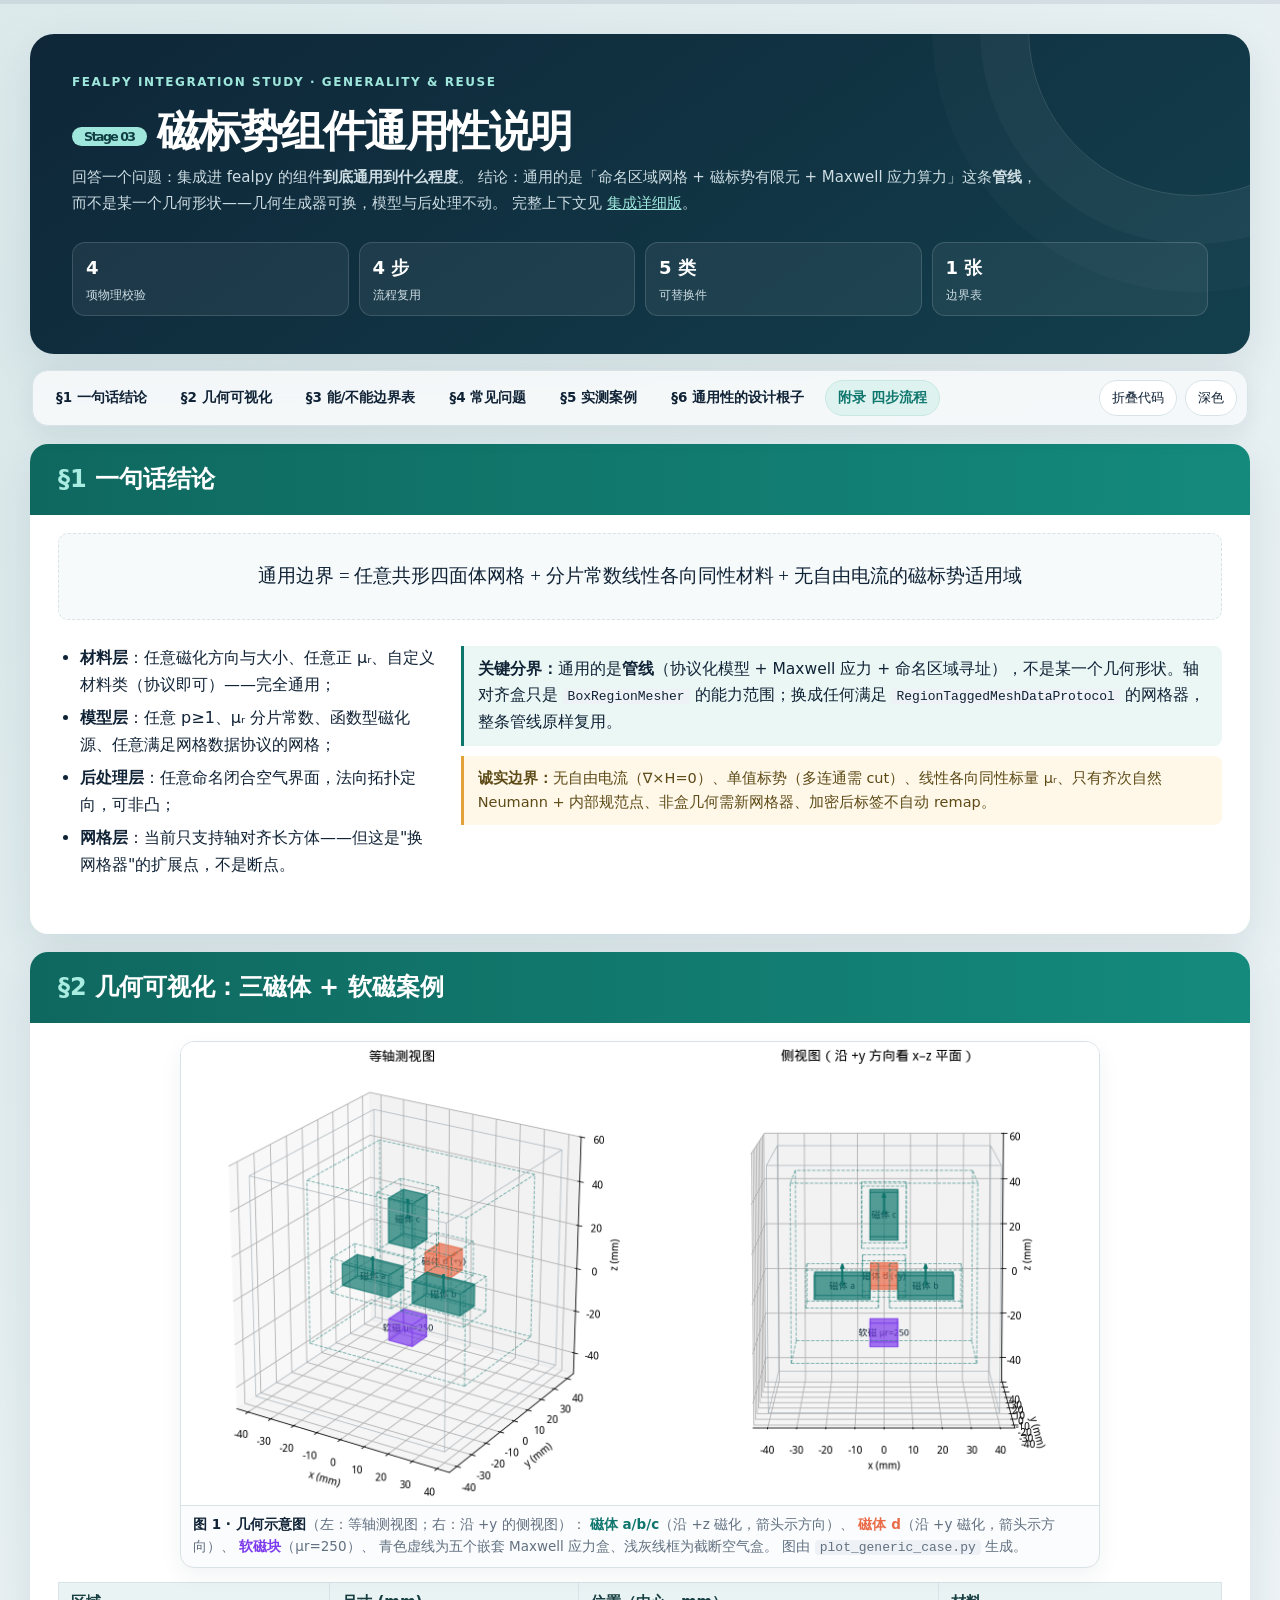
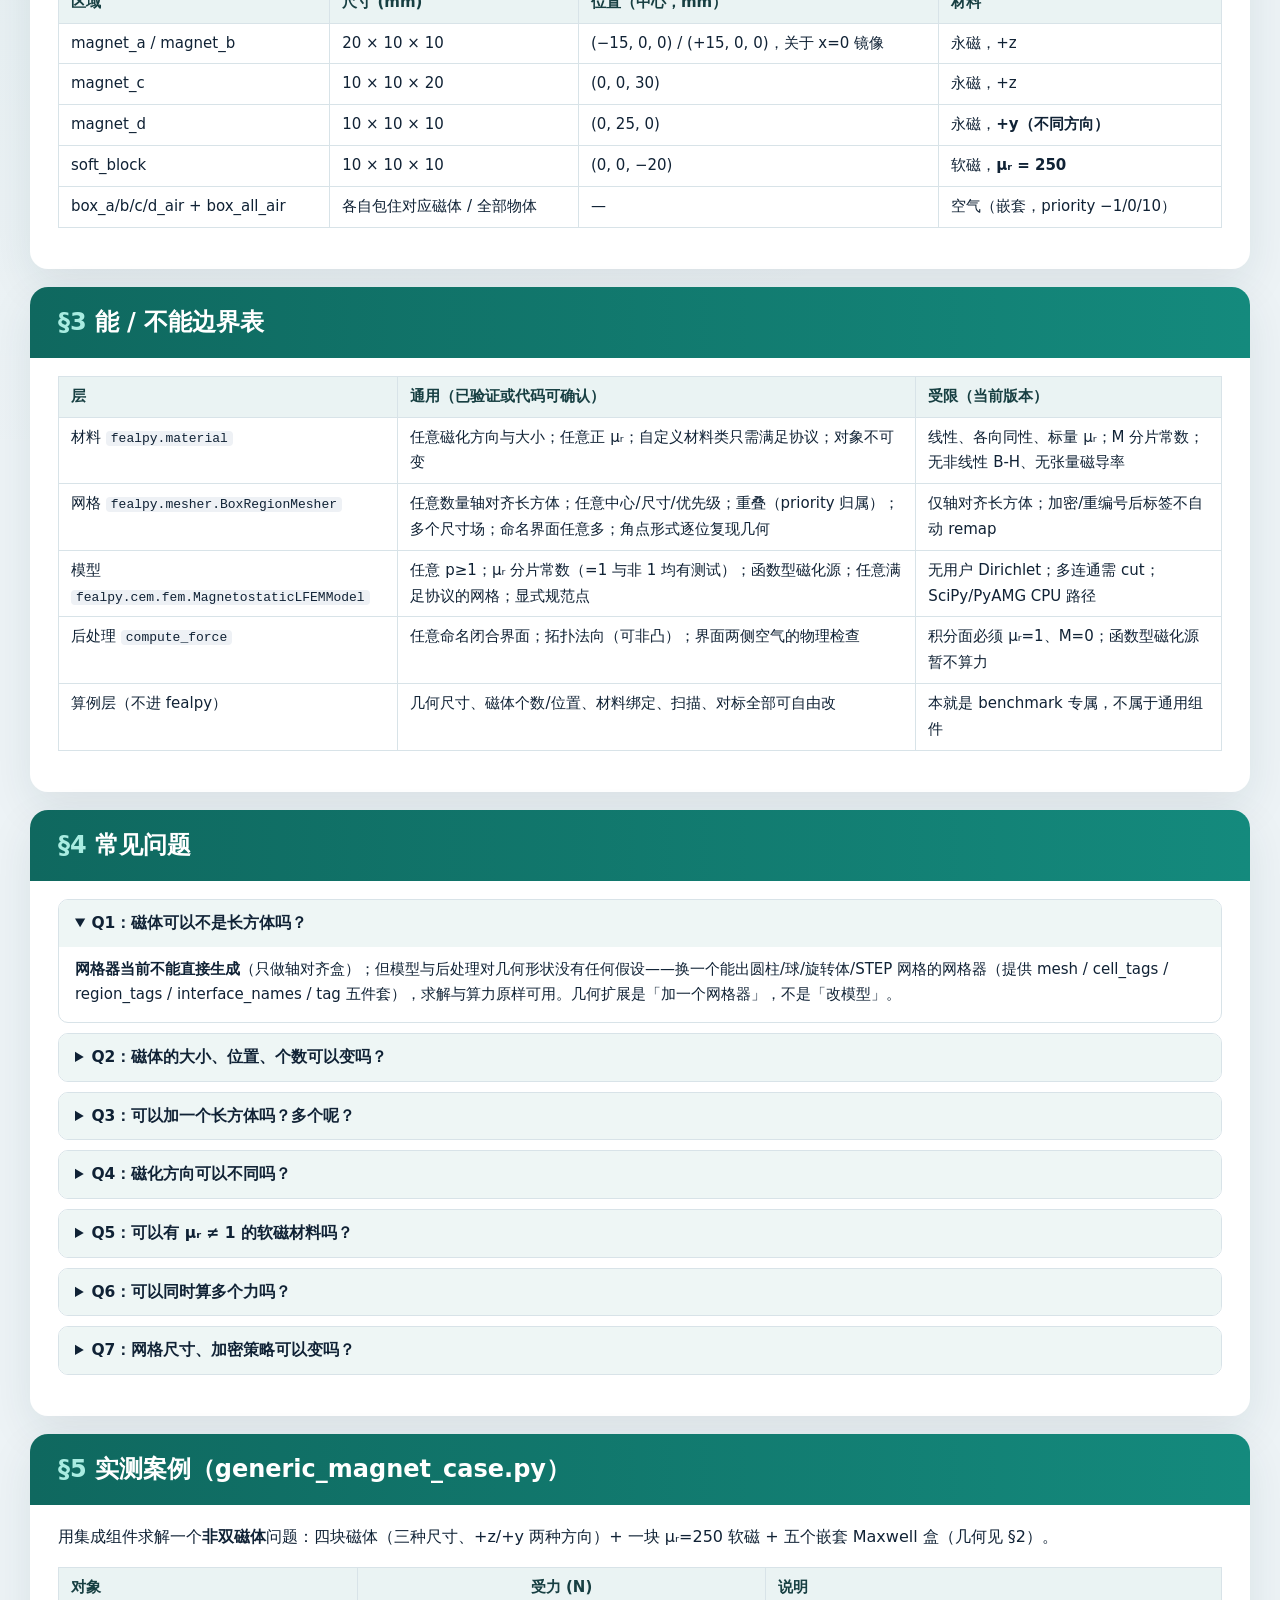
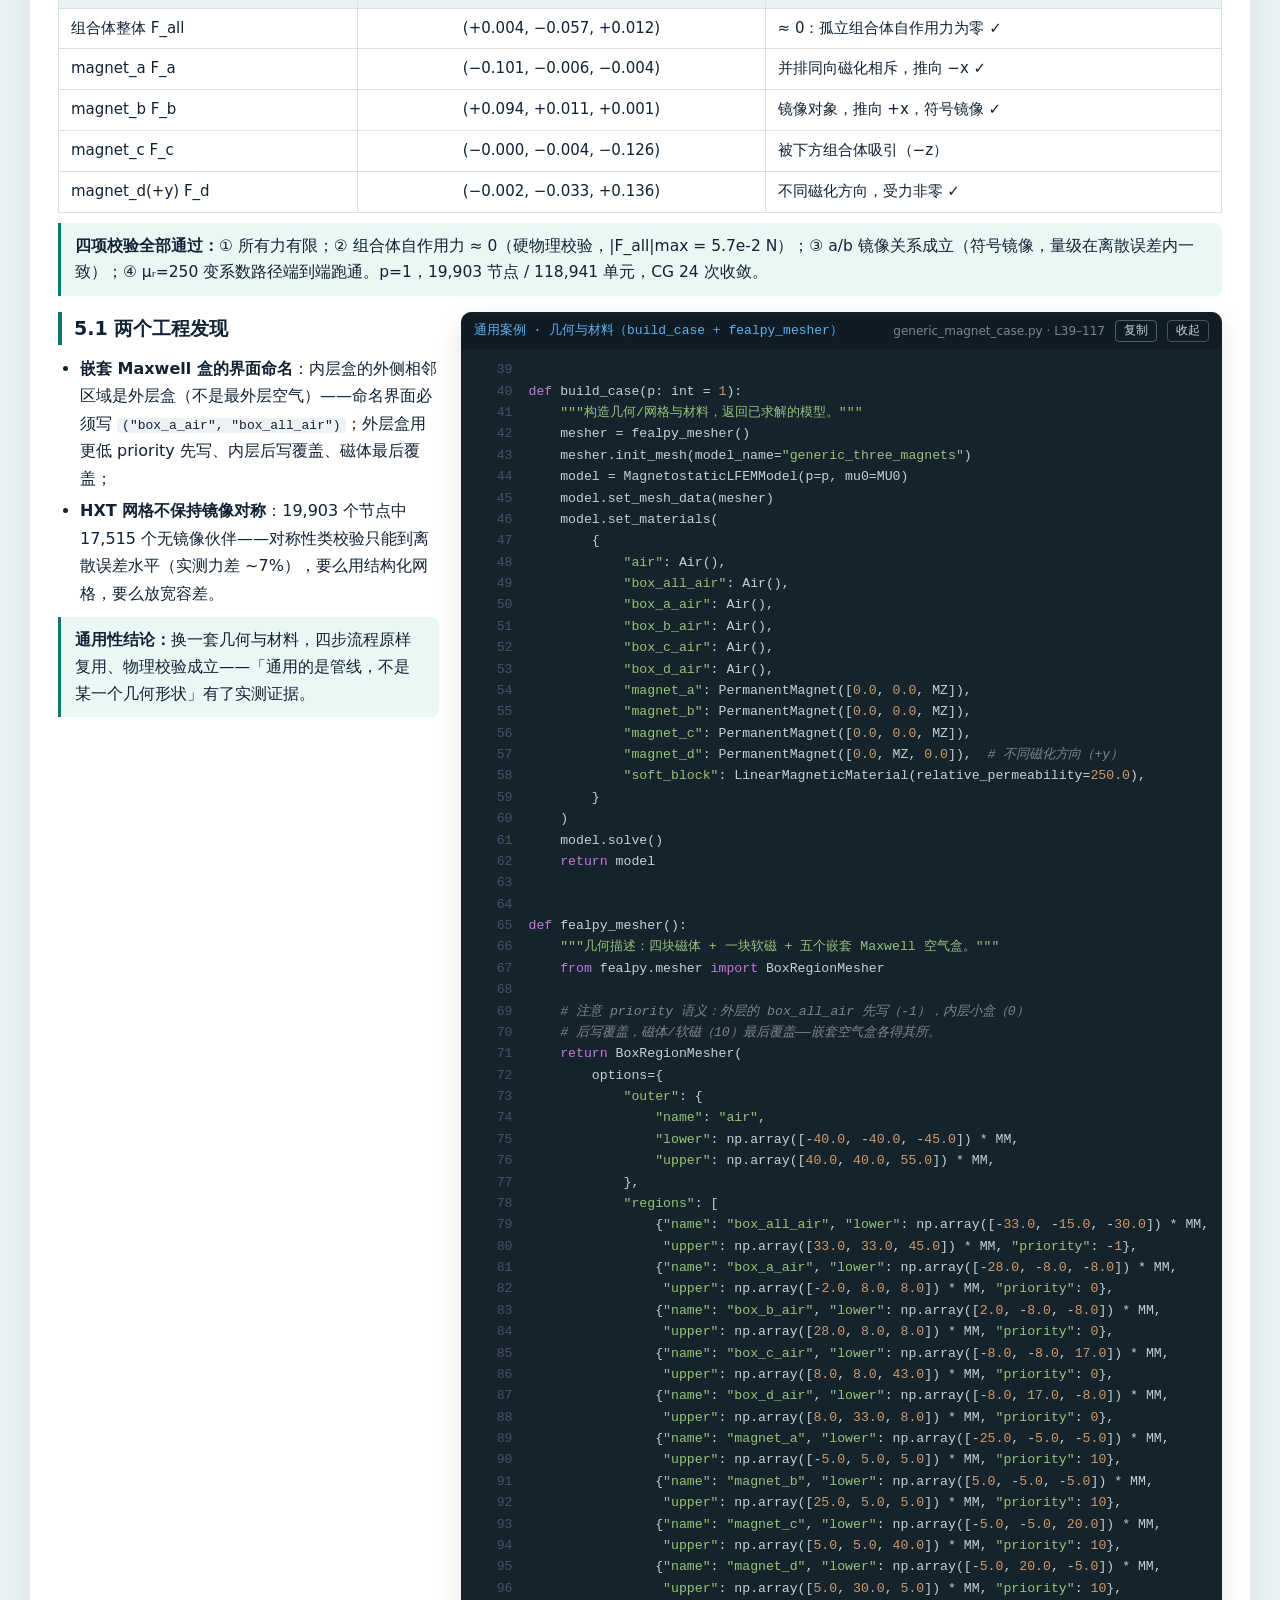
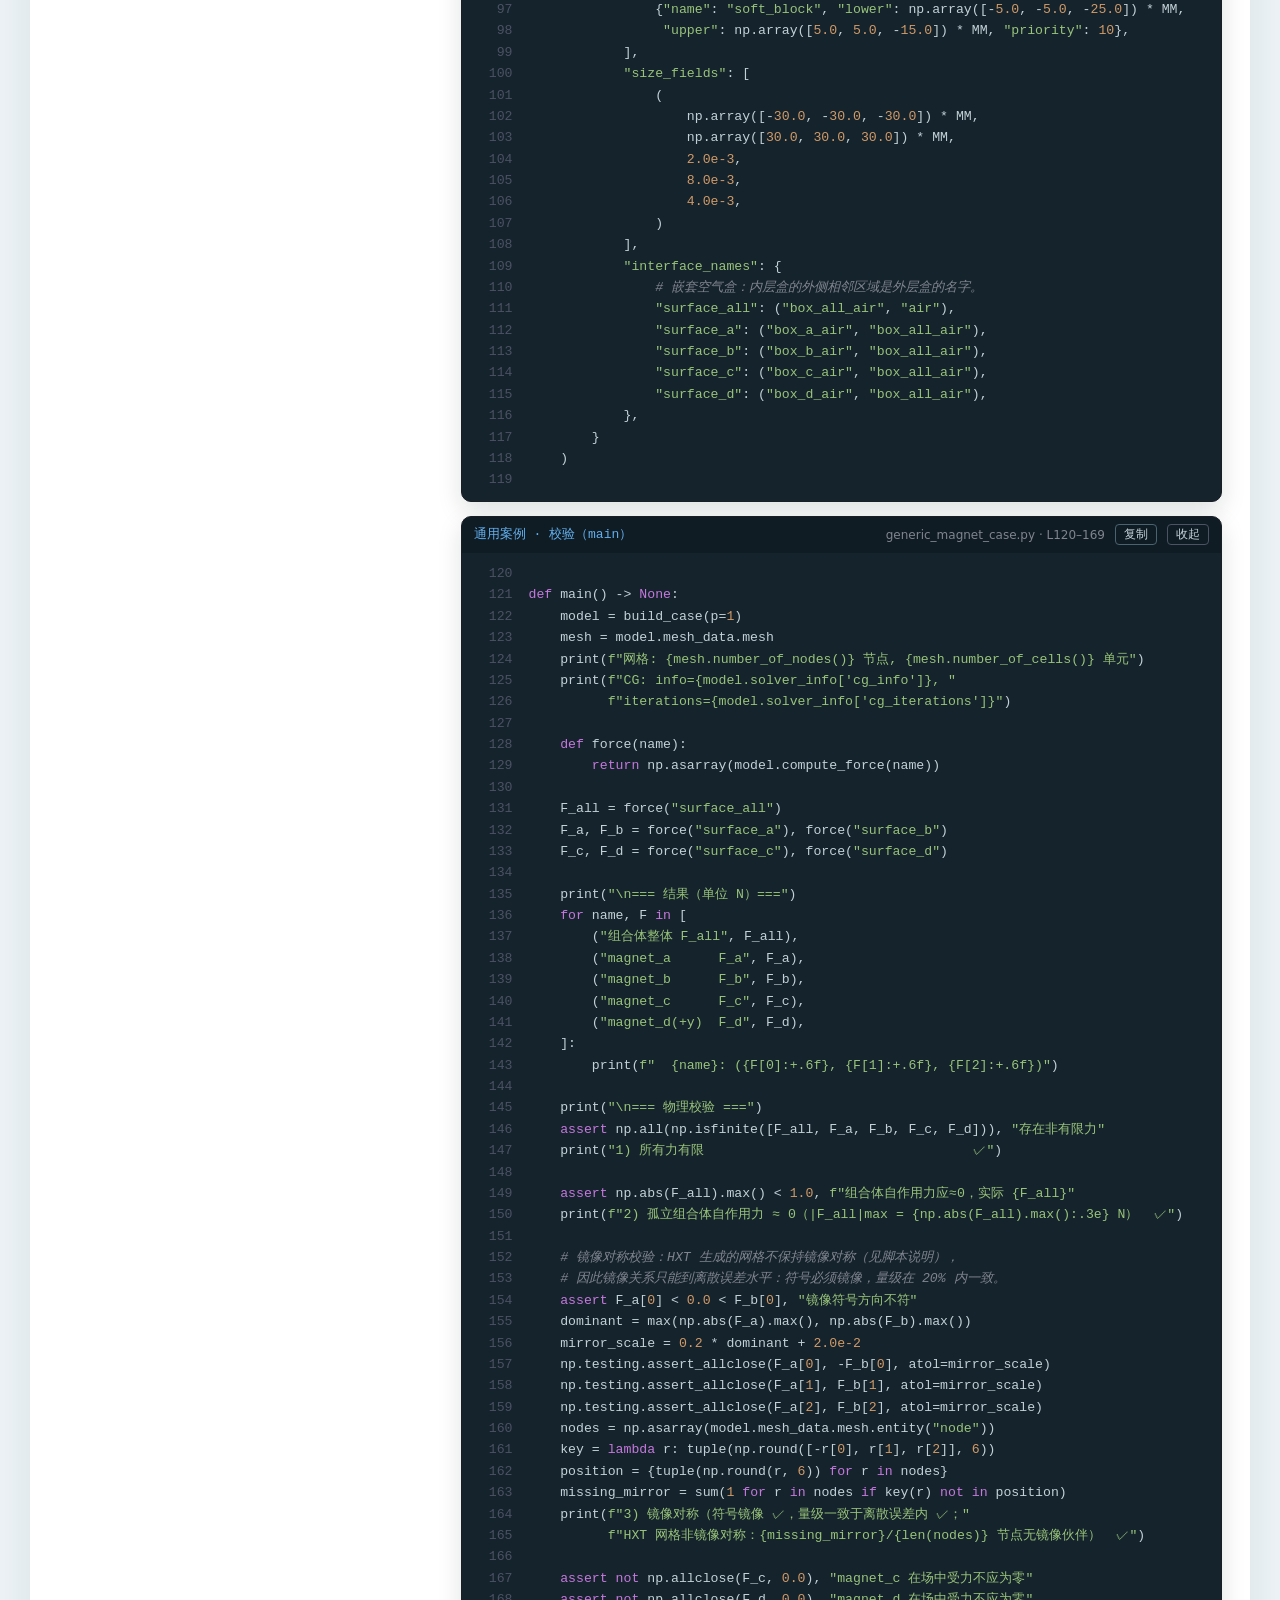
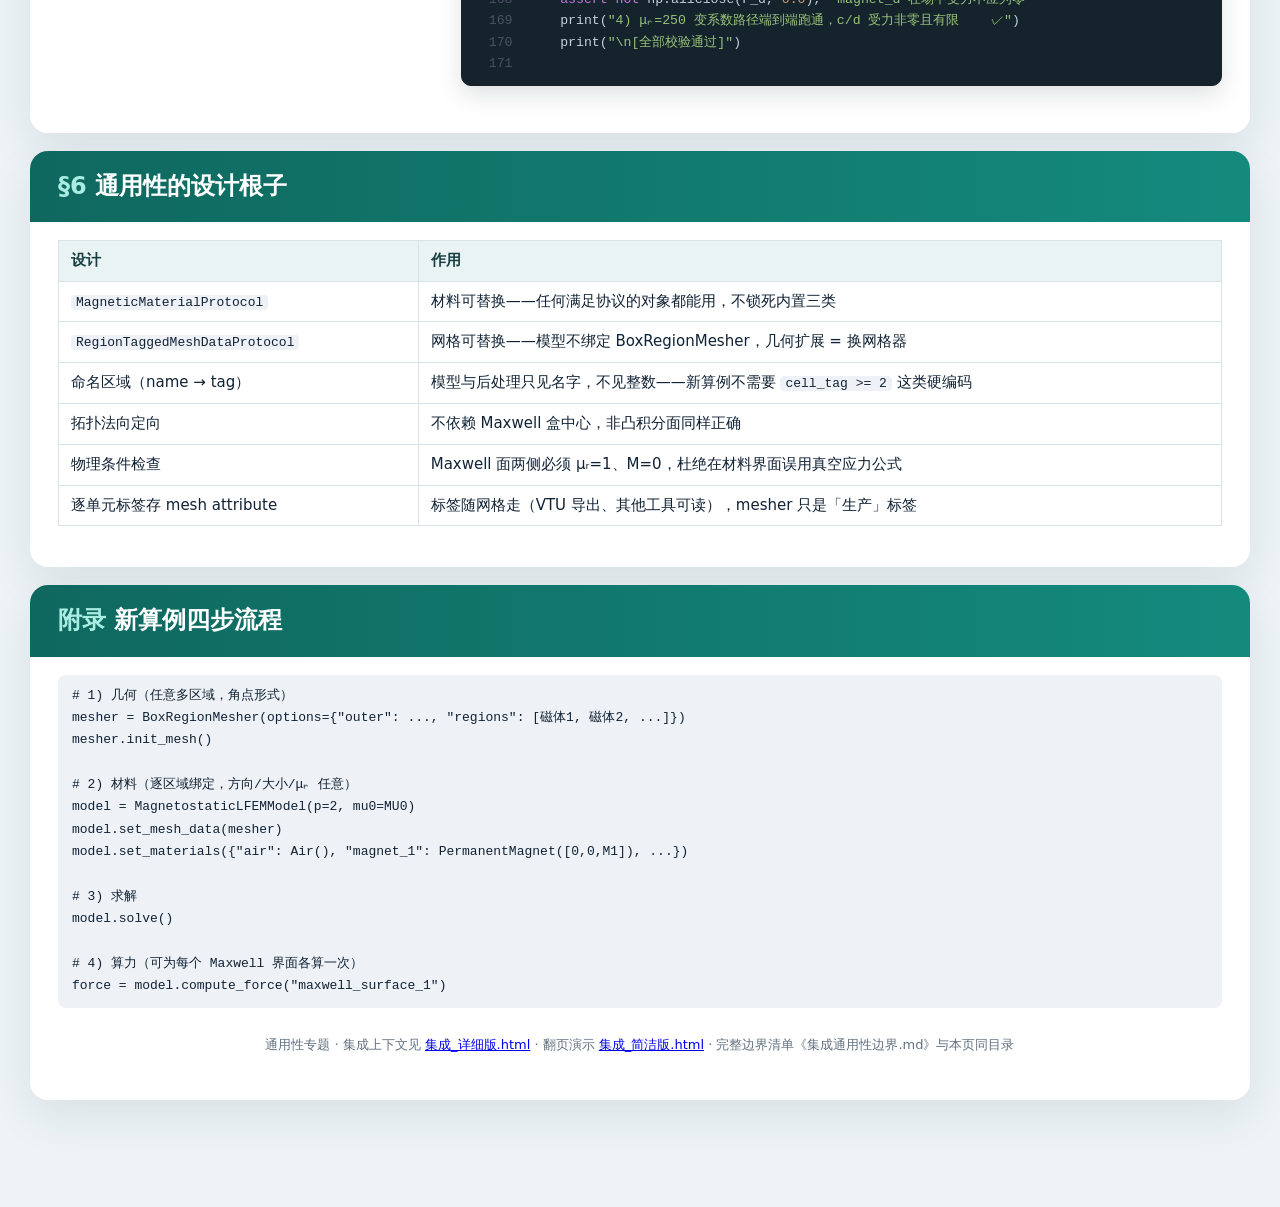
<file: 初步集成/集成通用性.html>
<!DOCTYPE html>
<html lang="zh-CN">
<head>
<meta charset="utf-8">
<meta name="viewport" content="width=device-width, initial-scale=1">
<title>磁标势组件通用性说明</title>
<style>
  :root{
    --bg:#f4f5f7; --panel:#ffffff; --ink:#212734; --muted:#5c6575;
    --accent:#2563eb; --line:#e3e6eb; --chip:#eaf0ff; --chip-ink:#2f46a3;
    --code-bg:#282c34; --code-cap:#21252b; --code-ink:#abb2bf;
  }
  *{box-sizing:border-box}
  html{scroll-behavior:smooth}
  body{margin:0;background:var(--bg);color:var(--ink);
    font-family:"SimSun","宋体","Songti SC","Noto Serif CJK SC","Source Han Serif SC","AR PL UMing CN","AR PL UMing HK","AR PL UMing TW",serif;
    line-height:1.8;}
  .wrap{max-width:1200px;margin:0 auto;padding:28px 20px 90px;}
  header.top{background:var(--panel);border:1px solid var(--line);border-top:4px solid var(--accent);
    border-radius:12px;padding:26px 30px;box-shadow:0 1px 3px rgba(16,24,40,.05);}
  header.top h1{margin:0 0 8px;font-size:26px;}
  header.top .stage{display:inline-block;background:var(--chip);color:var(--chip-ink);
    border-radius:999px;font-size:12.5px;padding:2px 12px;margin-right:10px;vertical-align:2px;}
  header.top p.sub{margin:6px 0 0;color:var(--muted);font-size:14.5px;}
  nav.toc{display:flex;flex-wrap:wrap;gap:8px;margin:16px 2px;}
  nav.toc a{background:var(--panel);border:1px solid var(--line);border-radius:999px;
    padding:4px 16px;font-size:13.5px;text-decoration:none;color:var(--ink);}
  nav.toc a:hover{border-color:var(--accent);color:var(--accent);}
  section{background:var(--panel);border:1px solid var(--line);border-radius:12px;
    padding:0 28px 26px;margin:18px 0;overflow:hidden;box-shadow:0 1px 3px rgba(16,24,40,.05);}
  h2{font-size:25px;font-weight:700;margin:0 -28px 18px;padding:13px 28px;
    background:linear-gradient(90deg,#1d4ed8,#3b82f6);color:#fff;}
  h2 .no{color:#bfdbfe;margin-right:8px;}
  h3{font-size:19px;font-weight:700;margin:24px 0 10px;color:#111827;
    padding-left:12px;border-left:4px solid var(--accent);}
  h3 .loc{color:var(--muted);font-weight:normal;font-size:14px;}
  p,li{font-size:16px;}
  ul{margin:8px 0;padding-left:22px;}
  li{margin:5px 0;}
  ol{padding-left:24px;}
  ol li{margin:5px 0;}
  .row{display:grid;grid-template-columns:minmax(0,4fr) minmax(0,8fr);
    gap:22px;align-items:start;margin:16px 0;}
  @media(max-width:980px){.row{grid-template-columns:1fr}}
  table{border-collapse:collapse;width:100%;font-size:15px;margin:10px 0;}
  th,td{border:1px solid var(--line);padding:7px 12px;text-align:left;vertical-align:top;}
  th{background:#f1f4f8;font-weight:600;white-space:nowrap;}
  td.num,th.num{text-align:center;}
  .callout{border-left:3px solid var(--accent);background:#f0f6ff;padding:10px 14px;
    border-radius:0 8px 8px 0;margin:10px 0;font-size:15.5px;}
  .warn{border-left:3px solid #e3a13a;background:#fff8e8;padding:10px 14px;
    border-radius:0 8px 8px 0;margin:10px 0;font-size:14.5px;color:#5d4a17;}
  .mathbox{background:#f7f9fc;border:1px dashed var(--line);border-radius:10px;
    padding:18px 22px;margin:14px 0;text-align:center;}
  .math{font-family:"STIX Two Math","Cambria Math","Times New Roman",Georgia,serif;
    font-size:19px;margin:8px 0;}
  .figrow{display:grid;grid-template-columns:1fr;gap:16px;margin:14px 0;}
  figure.fig{margin:0;border:1px solid var(--line);border-radius:10px;overflow:hidden;
    background:#fbfcfe;}
  figure.fig img{display:block;width:100%;height:auto;border-bottom:1px solid var(--line);}
  figure.fig figcaption{padding:8px 12px;font-size:13.5px;color:var(--muted);line-height:1.6;}
  figure.fig figcaption b{color:var(--ink);}
  details.qa{margin:10px 0;border:1px solid var(--line);border-radius:10px;overflow:hidden;}
  details.qa summary{cursor:pointer;padding:10px 16px;background:#f1f4f8;font-weight:700;font-size:15.5px;}
  details.qa summary:hover{color:var(--accent);}
  details.qa .qa-body{padding:10px 16px 14px;font-size:15px;}
  .code-panel{margin:0;background:var(--code-bg);border-radius:10px;overflow:hidden;
    border:1px solid #1b1e24;}
  .code-panel figcaption{display:flex;align-items:center;gap:10px;flex-wrap:wrap;
    padding:7px 12px;background:var(--code-cap);color:var(--code-ink);font-size:13px;}
  .code-panel figcaption .fn{color:#61afef;font-family:ui-monospace,"SF Mono",Consolas,monospace;}
  .code-panel figcaption .loc{margin-left:auto;color:#7f848e;font-size:12px;white-space:nowrap;}
  .code-panel button.toggle{border:1px solid #4b5263;background:transparent;color:var(--code-ink);
    border-radius:4px;cursor:pointer;font-size:12px;padding:0 8px;line-height:1.6;}
  .code-panel button.toggle:hover{border-color:#61afef;color:#61afef;}
  .code-panel.collapsed pre{display:none;}
  .code-stack > div{margin-bottom:14px;}
  .code-stack > div:last-child{margin-bottom:0;}
  pre.code{margin:0;padding:10px 0;overflow:auto;font-size:13.2px;line-height:1.62;
    font-family:ui-monospace,"SF Mono",Consolas,"Liberation Mono",monospace;color:var(--code-ink);}
  pre.code .l{display:block;padding:0 14px 0 6px;white-space:pre;}
  pre.code .l:hover{background:#2c313a;}
  pre.code .ln{display:inline-block;width:3.4em;margin-right:16px;color:#4b5263;
    text-align:right;user-select:none;}
  .k{color:#c678dd}.s{color:#98c379}.c{color:#7f848e;font-style:italic}
  .n{color:#d19a66}.d{color:#61afef}
  .foot{color:var(--muted);font-size:13px;margin-top:26px;text-align:center;}
  code.inline{background:#eef1f5;border-radius:4px;padding:0 5px;font-size:13px;
    font-family:ui-monospace,"SF Mono",Consolas,monospace;}
  /* 2026 技术说明版视觉系统 */
  :root{
    --bg:#edf3f6;--panel:#ffffff;--ink:#102235;--muted:#627180;
    --accent:#0f766e;--accent-2:#ea6a47;--line:#d8e3e8;--chip:#def3ef;--chip-ink:#0c645e;
    --code-bg:#15232d;--code-cap:#101c24;--code-ink:#c3d1d7;--shadow:0 16px 45px rgba(25,50,70,.09);
  }
  body{font-family:"Microsoft YaHei","PingFang SC","Noto Sans CJK SC",system-ui,sans-serif;
    background:radial-gradient(circle at 5% 4%,rgba(15,118,110,.09),transparent 24%),var(--bg);line-height:1.72}
  .read-progress{position:fixed;inset:0 0 auto;z-index:80;height:4px;background:rgba(16,34,53,.08)}
  .read-progress span{display:block;width:0;height:100%;background:linear-gradient(90deg,var(--accent),var(--accent-2))}
  .wrap{max-width:1500px;padding:34px 30px 90px}
  header.top{border:none;border-radius:24px;padding:38px 42px;background:linear-gradient(145deg,#0e2638,#133f4c);color:#fff;box-shadow:var(--shadow);position:relative;overflow:hidden}
  header.top::after{content:"";position:absolute;width:330px;height:330px;border-radius:50%;right:-110px;top:-170px;border:1px solid rgba(255,255,255,.14);box-shadow:0 0 0 48px rgba(255,255,255,.03),0 0 0 96px rgba(255,255,255,.02)}
  header.top h1{font-size:clamp(28px,4vw,43px);line-height:1.2;letter-spacing:-.035em;position:relative;z-index:1}
  header.top .stage{background:#9fe7dc;color:#103e43;font-weight:800;vertical-align:5px}
  header.top p.sub{color:#cddde3;font-size:15px;max-width:980px;position:relative;z-index:1}
  header.top code.inline{background:rgba(255,255,255,.1);color:#fff}
  .eyebrow{color:#9fe7dc;font-size:12px;font-weight:800;letter-spacing:.13em;text-transform:uppercase;margin-bottom:13px;position:relative;z-index:1}
  .summary-strip{display:grid;grid-template-columns:repeat(4,1fr);gap:10px;margin-top:25px;position:relative;z-index:1}
  .summary-strip div{border:1px solid rgba(255,255,255,.14);border-radius:13px;padding:10px 13px;background:rgba(255,255,255,.06);color:#cddde3;font-size:12px}
  .summary-strip b{display:block;color:#fff;font-size:18px;margin-bottom:1px}
  nav.toc{position:sticky;top:10px;z-index:50;background:rgba(247,250,251,.88);border:1px solid var(--line);border-radius:16px;padding:9px 10px;backdrop-filter:blur(14px);box-shadow:0 8px 24px rgba(25,50,70,.08)}
  nav.toc a{background:transparent;border-color:transparent;font-weight:650;padding:5px 12px}
  nav.toc a:hover,nav.toc a.active{background:var(--chip);color:var(--accent);border-color:#c7e7e1}
  nav.toc .nav-spacer{flex:1}
  .nav-action{font:inherit;cursor:pointer;background:#fff!important;border:1px solid var(--line)!important;color:var(--ink)!important;border-radius:999px!important;padding:5px 12px!important;font-size:12.5px!important;text-decoration:none}
  .nav-action:hover{border-color:var(--accent)!important;color:var(--accent)!important}
  section{border:none;border-radius:18px;box-shadow:var(--shadow);padding-bottom:31px;scroll-margin-top:82px}
  h2{background:linear-gradient(90deg,#0f685f,#148a7d);font-size:24px;padding-top:15px;padding-bottom:15px}
  h2 .no{color:#a9ece1}h3{border-left-color:var(--accent);color:var(--ink)}
  th{background:#eaf3f3;color:#173f42}th,td{border-color:var(--line)}
  .callout{border-left-color:var(--accent);background:#eaf7f5}.mathbox{background:#f6fafb;border-color:var(--line)}
  figure.fig{border-radius:14px;box-shadow:0 8px 22px rgba(25,50,70,.06)}
  .code-panel{box-shadow:0 9px 24px rgba(8,20,30,.13)}
  .code-panel button.copy{border:1px solid #4b6270;background:transparent;color:var(--code-ink);border-radius:4px;cursor:pointer;font-size:12px;padding:0 8px;line-height:1.6}
  .code-panel button.copy:hover{border-color:#65d2c4;color:#65d2c4}
  .backtop{position:fixed;right:24px;bottom:24px;z-index:55;width:42px;height:42px;border:none;border-radius:50%;background:var(--accent);color:#fff;box-shadow:0 9px 24px rgba(15,118,110,.26);cursor:pointer;opacity:0;transform:translateY(10px);pointer-events:none;transition:.2s}
  .backtop.show{opacity:1;transform:none;pointer-events:auto}
  details.qa summary{background:#eef6f5;color:var(--ink)}
  details.qa{border-color:var(--line)}
  [data-theme="dark"]{--bg:#0c171e;--panel:#13232c;--ink:#e4eef1;--muted:#9babb3;--line:#29404c;--chip:#173d3c;--chip-ink:#91ddd2;--shadow:0 16px 45px rgba(0,0,0,.22)}
  [data-theme="dark"] body{background:#0c171e}[data-theme="dark"] section{background:#13232c}
  [data-theme="dark"] th{background:#1a343c;color:#d9eeed}[data-theme="dark"] .callout{background:#173536}[data-theme="dark"] .mathbox{background:#102029}
  [data-theme="dark"] code.inline{background:#1c3039;color:#d5e4e8}[data-theme="dark"] nav.toc{background:rgba(15,29,37,.9)}
  [data-theme="dark"] details.qa summary{background:#1a343c}
  @media(max-width:820px){.wrap{padding:18px 10px 80px}header.top{padding:30px 24px}.summary-strip{grid-template-columns:1fr 1fr}nav.toc{top:4px;overflow-x:auto;flex-wrap:nowrap}nav.toc a{white-space:nowrap}.nav-spacer,.nav-action{display:none}section{padding-left:18px;padding-right:18px}h2{margin-left:-18px;margin-right:-18px;padding-left:18px}.backtop{right:14px;bottom:14px}}
  @media print{.read-progress,nav.toc,.backtop,.nav-action{display:none!important}.wrap{max-width:none;padding:0}section,header.top{box-shadow:none;break-inside:avoid}.code-panel.collapsed pre{display:block}}
  @media(prefers-reduced-motion:reduce){*,*::before,*::after{scroll-behavior:auto!important;transition:none!important}}
</style>
</head>
<body>
<div class="read-progress" aria-hidden="true"><span id="readProgress"></span></div>
<div class="wrap">

<header class="top">
  <div class="eyebrow">FEALPy integration study · generality &amp; reuse</div>
  <h1><span class="stage">Stage 03</span>磁标势组件通用性说明</h1>
  <p class="sub">回答一个问题：集成进 fealpy 的组件<b>到底通用到什么程度</b>。
  结论：通用的是「命名区域网格 + 磁标势有限元 + Maxwell 应力算力」这条<b>管线</b>，
  而不是某一个几何形状——几何生成器可换，模型与后处理不动。
  完整上下文见 <a href="集成_详细版.html" style="color:#9fe7dc">集成详细版</a>。</p>
  <div class="summary-strip">
    <div><b>4</b>项物理校验</div><div><b>4 步</b>流程复用</div>
    <div><b>5 类</b>可替换件</div><div><b>1 张</b>边界表</div>
  </div>
</header>

<nav class="toc">
  <a href="#s1">§1 一句话结论</a>
  <a href="#s2">§2 几何可视化</a>
  <a href="#s3">§3 能/不能边界表</a>
  <a href="#s4">§4 常见问题</a>
  <a href="#s5">§5 实测案例</a>
  <a href="#s6">§6 通用性的设计根子</a>
  <a href="#appendix">附录 四步流程</a>
  <span class="nav-spacer"></span>
  <button class="nav-action" id="collapseAll" type="button">折叠代码</button>
  <button class="nav-action" id="themeToggle" type="button">深色</button>
</nav>

<!-- ============================== §1 ============================== -->
<section id="s1">
  <h2><span class="no">§1</span>一句话结论</h2>
  <div class="mathbox">
    <div class="math">通用边界 = 任意共形四面体网格 + 分片常数线性各向同性材料 + 无自由电流的磁标势适用域</div>
  </div>
  <div class="row">
    <div>
      <ul>
        <li><b>材料层</b>：任意磁化方向与大小、任意正 μᵣ、自定义材料类（协议即可）——完全通用；</li>
        <li><b>模型层</b>：任意 p≥1、μᵣ 分片常数、函数型磁化源、任意满足网格数据协议的网格；</li>
        <li><b>后处理层</b>：任意命名闭合空气界面，法向拓扑定向，可非凸；</li>
        <li><b>网格层</b>：当前只支持轴对齐长方体——但这是"换网格器"的扩展点，不是断点。</li>
      </ul>
    </div>
    <div>
      <div class="callout"><b>关键分界：</b>通用的是<b>管线</b>（协议化模型 + Maxwell 应力 + 命名区域寻址），不是某一个几何形状。轴对齐盒只是 <code class="inline">BoxRegionMesher</code> 的能力范围；换成任何满足 <code class="inline">RegionTaggedMeshDataProtocol</code> 的网格器，整条管线原样复用。</div>
      <div class="warn"><b>诚实边界：</b>无自由电流（∇×H=0）、单值标势（多连通需 cut）、线性各向同性标量 μᵣ、只有齐次自然 Neumann + 内部规范点、非盒几何需新网格器、加密后标签不自动 remap。</div>
    </div>
  </div>
</section>

<!-- ============================== §2 ============================== -->
<section id="s2">
  <h2><span class="no">§2</span>几何可视化：三磁体 + 软磁案例</h2>
  <div class="figrow" style="grid-template-columns:1fr;max-width:920px;margin:14px auto">
    <figure class="fig">
      <a href="results/generic_case_geometry.png" target="_blank" title="点击查看原图">
        <img src="results/generic_case_geometry.png" alt="三磁体 + 软磁案例三维几何示意图">
      </a>
      <figcaption><b>图 1 · 几何示意图</b>（左：等轴测视图；右：沿 +y 的侧视图）：
      <b style="color:#0f766e">磁体 a/b/c</b>（沿 +z 磁化，箭头示方向）、
      <b style="color:#ea6a47">磁体 d</b>（沿 +y 磁化，箭头示方向）、
      <b style="color:#7c3aed">软磁块</b>（μr=250）、
      青色虚线为五个嵌套 Maxwell 应力盒、浅灰线框为截断空气盒。
      图由 <code class="inline">plot_generic_case.py</code> 生成。</figcaption>
    </figure>
  </div>
  <table>
    <tr><th>区域</th><th>尺寸 (mm)</th><th>位置（中心，mm）</th><th>材料</th></tr>
    <tr><td>magnet_a / magnet_b</td><td>20 × 10 × 10</td><td>(−15, 0, 0) / (+15, 0, 0)，关于 x=0 镜像</td><td>永磁，+z</td></tr>
    <tr><td>magnet_c</td><td>10 × 10 × 20</td><td>(0, 0, 30)</td><td>永磁，+z</td></tr>
    <tr><td>magnet_d</td><td>10 × 10 × 10</td><td>(0, 25, 0)</td><td>永磁，<b>+y（不同方向）</b></td></tr>
    <tr><td>soft_block</td><td>10 × 10 × 10</td><td>(0, 0, −20)</td><td>软磁，<b>μᵣ = 250</b></td></tr>
    <tr><td>box_a/b/c/d_air + box_all_air</td><td>各自包住对应磁体 / 全部物体</td><td>—</td><td>空气（嵌套，priority −1/0/10）</td></tr>
  </table>
</section>

<!-- ============================== §3 ============================== -->
<section id="s3">
  <h2><span class="no">§3</span>能 / 不能边界表</h2>
  <table>
    <tr><th>层</th><th>通用（已验证或代码可确认）</th><th>受限（当前版本）</th></tr>
    <tr><td>材料 <code class="inline">fealpy.material</code></td><td>任意磁化方向与大小；任意正 μᵣ；自定义材料类只需满足协议；对象不可变</td><td>线性、各向同性、标量 μᵣ；M 分片常数；无非线性 B-H、无张量磁导率</td></tr>
    <tr><td>网格 <code class="inline">fealpy.mesher.BoxRegionMesher</code></td><td>任意数量轴对齐长方体；任意中心/尺寸/优先级；重叠（priority 归属）；多个尺寸场；命名界面任意多；角点形式逐位复现几何</td><td>仅轴对齐长方体；加密/重编号后标签不自动 remap</td></tr>
    <tr><td>模型 <code class="inline">fealpy.cem.fem.MagnetostaticLFEMModel</code></td><td>任意 p≥1；μᵣ 分片常数（=1 与非 1 均有测试）；函数型磁化源；任意满足协议的网格；显式规范点</td><td>无用户 Dirichlet；多连通需 cut；SciPy/PyAMG CPU 路径</td></tr>
    <tr><td>后处理 <code class="inline">compute_force</code></td><td>任意命名闭合界面；拓扑法向（可非凸）；界面两侧空气的物理检查</td><td>积分面必须 μᵣ=1、M=0；函数型磁化源暂不算力</td></tr>
    <tr><td>算例层（不进 fealpy）</td><td>几何尺寸、磁体个数/位置、材料绑定、扫描、对标全部可自由改</td><td>本就是 benchmark 专属，不属于通用组件</td></tr>
  </table>
</section>

<!-- ============================== §4 ============================== -->
<section id="s4">
  <h2><span class="no">§4</span>常见问题</h2>
  <details class="qa" open><summary>Q1：磁体可以不是长方体吗？</summary>
    <div class="qa-body"><b>网格器当前不能直接生成</b>（只做轴对齐盒）；但模型与后处理对几何形状没有任何假设——换一个能出圆柱/球/旋转体/STEP 网格的网格器（提供 mesh / cell_tags / region_tags / interface_names / tag 五件套），求解与算力原样可用。几何扩展是「加一个网格器」，不是「改模型」。</div></details>
  <details class="qa"><summary>Q2：磁体的大小、位置、个数可以变吗？</summary>
    <div class="qa-body">可以。全部是配置层数据——改两个角点即改尺寸/位置；加一块磁体 = regions 加一项 + 材料字典加同名绑定，共 4 行。</div></details>
  <details class="qa"><summary>Q3：可以加一个长方体吗？多个呢？</summary>
    <div class="qa-body">可以，任意多个。重叠区域由 priority 决定归属（这正是 Maxwell 盒包磁体的用法）。</div></details>
  <details class="qa"><summary>Q4：磁化方向可以不同吗？</summary>
    <div class="qa-body">可以。每个区域绑定独立的 <code class="inline">PermanentMagnet</code>，任意三维向量（实测案例中 d 就是 +y）。</div></details>
  <details class="qa"><summary>Q5：可以有 μᵣ ≠ 1 的软磁材料吗？</summary>
    <div class="qa-body">可以。<code class="inline">LinearMagneticMaterial(relative_permeability=250.0)</code>；变系数组装路径有单元测试，实测案例端到端跑通。</div></details>
  <details class="qa"><summary>Q6：可以同时算多个力吗？</summary>
    <div class="qa-body">可以。定义多个命名界面，逐个 <code class="inline">model.compute_force(name)</code>；每个界面法向独立拓扑定向（实测案例一次算了 5 个力）。</div></details>
  <details class="qa"><summary>Q7：网格尺寸、加密策略可以变吗？</summary>
    <div class="qa-body">可以。<code class="inline">size_fields</code> 支持多个 Box 场（自动取 Min）；「近场细于远场」只是 benchmark 的用法，通用组件不限定。</div></details>
</section>

<!-- ============================== §5 ============================== -->
<section id="s5">
  <h2><span class="no">§5</span>实测案例（generic_magnet_case.py）</h2>
  <p>用集成组件求解一个<b>非双磁体</b>问题：四块磁体（三种尺寸、+z/+y 两种方向）+ 一块 μᵣ=250 软磁 + 五个嵌套 Maxwell 盒（几何见 §2）。</p>
  <table>
    <tr><th>对象</th><th class="num">受力 (N)</th><th>说明</th></tr>
    <tr><td>组合体整体 F_all</td><td class="num">(+0.004, −0.057, +0.012)</td><td>≈ 0：孤立组合体自作用力为零 ✓</td></tr>
    <tr><td>magnet_a F_a</td><td class="num">(−0.101, −0.006, −0.004)</td><td>并排同向磁化相斥，推向 −x ✓</td></tr>
    <tr><td>magnet_b F_b</td><td class="num">(+0.094, +0.011, +0.001)</td><td>镜像对象，推向 +x，符号镜像 ✓</td></tr>
    <tr><td>magnet_c F_c</td><td class="num">(−0.000, −0.004, −0.126)</td><td>被下方组合体吸引（−z）</td></tr>
    <tr><td>magnet_d(+y) F_d</td><td class="num">(−0.002, −0.033, +0.136)</td><td>不同磁化方向，受力非零 ✓</td></tr>
  </table>
  <div class="callout"><b>四项校验全部通过：</b>① 所有力有限；② 组合体自作用力 ≈ 0（硬物理校验，|F_all|max = 5.7e-2 N）；③ a/b 镜像关系成立（符号镜像，量级在离散误差内一致）；④ μᵣ=250 变系数路径端到端跑通。p=1，19,903 节点 / 118,941 单元，CG 24 次收敛。</div>

  <div class="row">
    <div>
      <h3 style="margin-top:0">5.1 两个工程发现</h3>
      <ul>
        <li><b>嵌套 Maxwell 盒的界面命名</b>：内层盒的外侧相邻区域是外层盒（不是最外层空气）——命名界面必须写 <code class="inline">("box_a_air", "box_all_air")</code>；外层盒用更低 priority 先写、内层后写覆盖、磁体最后覆盖；</li>
        <li><b>HXT 网格不保持镜像对称</b>：19,903 个节点中 17,515 个无镜像伙伴——对称性类校验只能到离散误差水平（实测力差 ~7%），要么用结构化网格，要么放宽容差。</li>
      </ul>
      <div class="callout"><b>通用性结论：</b>换一套几何与材料，四步流程原样复用、物理校验成立——「通用的是管线，不是某一个几何形状」有了实测证据。</div>
    </div>
    <div class="code-stack">
      <div data-code="generic-case-build"></div>
      <div data-code="generic-case-main"></div>
    </div>
  </div>
</section>

<!-- ============================== §6 ============================== -->
<section id="s6">
  <h2><span class="no">§6</span>通用性的设计根子</h2>
  <table>
    <tr><th>设计</th><th>作用</th></tr>
    <tr><td><code class="inline">MagneticMaterialProtocol</code></td><td>材料可替换——任何满足协议的对象都能用，不锁死内置三类</td></tr>
    <tr><td><code class="inline">RegionTaggedMeshDataProtocol</code></td><td>网格可替换——模型不绑定 BoxRegionMesher，几何扩展 = 换网格器</td></tr>
    <tr><td>命名区域（name → tag）</td><td>模型与后处理只见名字，不见整数——新算例不需要 <code class="inline">cell_tag &gt;= 2</code> 这类硬编码</td></tr>
    <tr><td>拓扑法向定向</td><td>不依赖 Maxwell 盒中心，非凸积分面同样正确</td></tr>
    <tr><td>物理条件检查</td><td>Maxwell 面两侧必须 μᵣ=1、M=0，杜绝在材料界面误用真空应力公式</td></tr>
    <tr><td>逐单元标签存 mesh attribute</td><td>标签随网格走（VTU 导出、其他工具可读），mesher 只是「生产」标签</td></tr>
  </table>
</section>

<!-- ============================== 附录 ============================== -->
<section id="appendix">
  <h2><span class="no">附录</span>新算例四步流程</h2>
  <pre style="background:#eef1f5;border-radius:8px;padding:10px 14px;font-size:13px;overflow:auto"><code># 1) 几何（任意多区域，角点形式）
mesher = BoxRegionMesher(options={"outer": ..., "regions": [磁体1, 磁体2, ...]})
mesher.init_mesh()

# 2) 材料（逐区域绑定，方向/大小/μᵣ 任意）
model = MagnetostaticLFEMModel(p=2, mu0=MU0)
model.set_mesh_data(mesher)
model.set_materials({"air": Air(), "magnet_1": PermanentMagnet([0,0,M1]), ...})

# 3) 求解
model.solve()

# 4) 算力（可为每个 Maxwell 界面各算一次）
force = model.compute_force("maxwell_surface_1")</code></pre>
  <p class="foot">通用性专题 · 集成上下文见 <a href="集成_详细版.html">集成_详细版.html</a> ·
  翻页演示 <a href="集成_简洁版.html">集成_简洁版.html</a> ·
  完整边界清单《集成通用性边界.md》与本页同目录</p>
</section>

</div>

<button class="backtop" id="backtop" type="button" title="返回顶部">↑</button>

<!-- ============ 代码源（text/plain，避免转义问题） ============ -->
<script type="text/plain" class="py-src" data-key="generic-case-build" data-file="generic_magnet_case.py" data-start="39" data-end="117" data-title="通用案例 · 几何与材料（build_case + fealpy_mesher）">
def build_case(p: int = 1):
    """构造几何/网格与材料，返回已求解的模型。"""
    mesher = fealpy_mesher()
    mesher.init_mesh(model_name="generic_three_magnets")
    model = MagnetostaticLFEMModel(p=p, mu0=MU0)
    model.set_mesh_data(mesher)
    model.set_materials(
        {
            "air": Air(),
            "box_all_air": Air(),
            "box_a_air": Air(),
            "box_b_air": Air(),
            "box_c_air": Air(),
            "box_d_air": Air(),
            "magnet_a": PermanentMagnet([0.0, 0.0, MZ]),
            "magnet_b": PermanentMagnet([0.0, 0.0, MZ]),
            "magnet_c": PermanentMagnet([0.0, 0.0, MZ]),
            "magnet_d": PermanentMagnet([0.0, MZ, 0.0]),  # 不同磁化方向（+y）
            "soft_block": LinearMagneticMaterial(relative_permeability=250.0),
        }
    )
    model.solve()
    return model


def fealpy_mesher():
    """几何描述：四块磁体 + 一块软磁 + 五个嵌套 Maxwell 空气盒。"""
    from fealpy.mesher import BoxRegionMesher

    # 注意 priority 语义：外层的 box_all_air 先写（-1），内层小盒（0）
    # 后写覆盖，磁体/软磁（10）最后覆盖——嵌套空气盒各得其所。
    return BoxRegionMesher(
        options={
            "outer": {
                "name": "air",
                "lower": np.array([-40.0, -40.0, -45.0]) * MM,
                "upper": np.array([40.0, 40.0, 55.0]) * MM,
            },
            "regions": [
                {"name": "box_all_air", "lower": np.array([-33.0, -15.0, -30.0]) * MM,
                 "upper": np.array([33.0, 33.0, 45.0]) * MM, "priority": -1},
                {"name": "box_a_air", "lower": np.array([-28.0, -8.0, -8.0]) * MM,
                 "upper": np.array([-2.0, 8.0, 8.0]) * MM, "priority": 0},
                {"name": "box_b_air", "lower": np.array([2.0, -8.0, -8.0]) * MM,
                 "upper": np.array([28.0, 8.0, 8.0]) * MM, "priority": 0},
                {"name": "box_c_air", "lower": np.array([-8.0, -8.0, 17.0]) * MM,
                 "upper": np.array([8.0, 8.0, 43.0]) * MM, "priority": 0},
                {"name": "box_d_air", "lower": np.array([-8.0, 17.0, -8.0]) * MM,
                 "upper": np.array([8.0, 33.0, 8.0]) * MM, "priority": 0},
                {"name": "magnet_a", "lower": np.array([-25.0, -5.0, -5.0]) * MM,
                 "upper": np.array([-5.0, 5.0, 5.0]) * MM, "priority": 10},
                {"name": "magnet_b", "lower": np.array([5.0, -5.0, -5.0]) * MM,
                 "upper": np.array([25.0, 5.0, 5.0]) * MM, "priority": 10},
                {"name": "magnet_c", "lower": np.array([-5.0, -5.0, 20.0]) * MM,
                 "upper": np.array([5.0, 5.0, 40.0]) * MM, "priority": 10},
                {"name": "magnet_d", "lower": np.array([-5.0, 20.0, -5.0]) * MM,
                 "upper": np.array([5.0, 30.0, 5.0]) * MM, "priority": 10},
                {"name": "soft_block", "lower": np.array([-5.0, -5.0, -25.0]) * MM,
                 "upper": np.array([5.0, 5.0, -15.0]) * MM, "priority": 10},
            ],
            "size_fields": [
                (
                    np.array([-30.0, -30.0, -30.0]) * MM,
                    np.array([30.0, 30.0, 30.0]) * MM,
                    2.0e-3,
                    8.0e-3,
                    4.0e-3,
                )
            ],
            "interface_names": {
                # 嵌套空气盒：内层盒的外侧相邻区域是外层盒的名字。
                "surface_all": ("box_all_air", "air"),
                "surface_a": ("box_a_air", "box_all_air"),
                "surface_b": ("box_b_air", "box_all_air"),
                "surface_c": ("box_c_air", "box_all_air"),
                "surface_d": ("box_d_air", "box_all_air"),
            },
        }
    )
</script>

<script type="text/plain" class="py-src" data-key="generic-case-main" data-file="generic_magnet_case.py" data-start="120" data-end="169" data-title="通用案例 · 校验（main）">
def main() -> None:
    model = build_case(p=1)
    mesh = model.mesh_data.mesh
    print(f"网格: {mesh.number_of_nodes()} 节点, {mesh.number_of_cells()} 单元")
    print(f"CG: info={model.solver_info['cg_info']}, "
          f"iterations={model.solver_info['cg_iterations']}")

    def force(name):
        return np.asarray(model.compute_force(name))

    F_all = force("surface_all")
    F_a, F_b = force("surface_a"), force("surface_b")
    F_c, F_d = force("surface_c"), force("surface_d")

    print("\n=== 结果（单位 N）===")
    for name, F in [
        ("组合体整体 F_all", F_all),
        ("magnet_a      F_a", F_a),
        ("magnet_b      F_b", F_b),
        ("magnet_c      F_c", F_c),
        ("magnet_d(+y)  F_d", F_d),
    ]:
        print(f"  {name}: ({F[0]:+.6f}, {F[1]:+.6f}, {F[2]:+.6f})")

    print("\n=== 物理校验 ===")
    assert np.all(np.isfinite([F_all, F_a, F_b, F_c, F_d])), "存在非有限力"
    print("1) 所有力有限                                  ✓")

    assert np.abs(F_all).max() < 1.0, f"组合体自作用力应≈0，实际 {F_all}"
    print(f"2) 孤立组合体自作用力 ≈ 0（|F_all|max = {np.abs(F_all).max():.3e} N）  ✓")

    # 镜像对称校验：HXT 生成的网格不保持镜像对称（见脚本说明），
    # 因此镜像关系只能到离散误差水平：符号必须镜像，量级在 20% 内一致。
    assert F_a[0] < 0.0 < F_b[0], "镜像符号方向不符"
    dominant = max(np.abs(F_a).max(), np.abs(F_b).max())
    mirror_scale = 0.2 * dominant + 2.0e-2
    np.testing.assert_allclose(F_a[0], -F_b[0], atol=mirror_scale)
    np.testing.assert_allclose(F_a[1], F_b[1], atol=mirror_scale)
    np.testing.assert_allclose(F_a[2], F_b[2], atol=mirror_scale)
    nodes = np.asarray(model.mesh_data.mesh.entity("node"))
    key = lambda r: tuple(np.round([-r[0], r[1], r[2]], 6))
    position = {tuple(np.round(r, 6)) for r in nodes}
    missing_mirror = sum(1 for r in nodes if key(r) not in position)
    print(f"3) 镜像对称（符号镜像 ✓，量级一致于离散误差内 ✓；"
          f"HXT 网格非镜像对称：{missing_mirror}/{len(nodes)} 节点无镜像伙伴）  ✓")

    assert not np.allclose(F_c, 0.0), "magnet_c 在场中受力不应为零"
    assert not np.allclose(F_d, 0.0), "magnet_d 在场中受力不应为零"
    print("4) μᵣ=250 变系数路径端到端跑通，c/d 受力非零且有限    ✓")
    print("\n[全部校验通过]")
</script>

<script>
(function () {
  function esc(s) {
    return s.replace(/&/g, '&amp;').replace(/</g, '&lt;').replace(/>/g, '&gt;');
  }

  function inline(s) {
    return s.replace(
      /(#.*$)|(@[A-Za-z_]\w*)|(\b\d+(?:\.\d+)?(?:[eE][+-]?\d+)?\b)|(r?b?u?f?(?:'''|"""|'[^'\n]*'|"[^"\n]*"))|(\b(?:def|class|return|if|elif|else|for|while|import|from|as|with|try|except|finally|raise|pass|break|continue|lambda|None|True|False|and|or|not|in|is|global|nonlocal|yield|assert|del)\b)/g,
      function (m, c, d, n, str, kw) {
        if (c)   return '<span class="c">' + m + '</span>';
        if (d)   return '<span class="d">' + m + '</span>';
        if (n)   return '<span class="n">' + m + '</span>';
        if (str) return '<span class="s">' + m + '</span>';
        if (kw)  return '<span class="k">' + m + '</span>';
        return m;
      }
    );
  }

  function highlight(code) {
    var out = '', state = null;
    var lines = code.split('\n');
    for (var i = 0; i < lines.length; i++) {
      var t = esc(lines[i]);
      if (state) {
        var idx = t.indexOf(state);
        if (idx < 0) {
          out += '<span class="s">' + t + '</span>';
        } else {
          out += '<span class="s">' + t.slice(0, idx + 3) + '</span>'
               + inline(t.slice(idx + 3));
          state = null;
        }
      } else {
        var i3 = t.search(/'''|"""/);
        if (i3 >= 0) {
          var delim = t.slice(i3, i3 + 3);
          var close = t.indexOf(delim, i3 + 3);
          if (close >= 0) {
            out += inline(t.slice(0, i3))
                 + '<span class="s">' + t.slice(i3, close + 3) + '</span>'
                 + inline(t.slice(close + 3));
          } else {
            out += inline(t.slice(0, i3)) + '<span class="s">' + t.slice(i3) + '</span>';
            state = delim;
          }
        } else {
          out += inline(t);
        }
      }
      out += '\n';
    }
    return out;
  }

  function buildPanel(src) {
    var fig = document.createElement('figure');
    fig.className = 'code-panel';
    fig.dataset.sourceKey = src.dataset.key;
    var cap = document.createElement('figcaption');
    cap.innerHTML = '<span class="fn">' + src.dataset.title + '</span>'
      + '<span class="loc">' + src.dataset.file + ' · L' + src.dataset.start + '–' + src.dataset.end + '</span>'
      + '<button class="copy" type="button">复制</button>'
      + '<button class="toggle" type="button">收起</button>';
    var pre = document.createElement('pre');
    pre.className = 'code';
    var start = parseInt(src.dataset.start, 10);
    var hl = highlight(src.textContent.replace(/\n+$/, ''));
    pre.innerHTML = hl.split('\n').map(function (l, i) {
      return '<span class="l"><span class="ln">' + (start + i) + '</span>' + (l || ' ') + '</span>';
    }).join('');
    fig.appendChild(cap);
    fig.appendChild(pre);
    return fig;
  }

  var srcs = document.querySelectorAll('script.py-src');
  srcs.forEach(function (s) {
    var target = document.querySelector('div[data-code="' + s.dataset.key + '"]');
    if (target) target.appendChild(buildPanel(s));
  });

  function copyText(text, btn) {
    function done() {
      var old = btn.textContent;
      btn.textContent = '已复制';
      setTimeout(function () { btn.textContent = old; }, 1200);
    }
    function fallback() {
      var ta = document.createElement('textarea');
      ta.value = text;
      document.body.appendChild(ta);
      ta.select();
      document.execCommand('copy');
      ta.remove();
      done();
    }
    if (navigator.clipboard && navigator.clipboard.writeText) {
      navigator.clipboard.writeText(text).then(done).catch(fallback);
    } else {
      fallback();
    }
  }

  document.addEventListener('click', function (e) {
    var btn = e.target.closest('button.toggle');
    if (btn) {
      var panel = btn.closest('.code-panel');
      var collapsed = panel.classList.toggle('collapsed');
      btn.textContent = collapsed ? '展开' : '收起';
      return;
    }
    var copy = e.target.closest('button.copy');
    if (copy) {
      var key = copy.closest('.code-panel').dataset.sourceKey;
      var source = document.querySelector('script.py-src[data-key="' + key + '"]');
      if (source) copyText(source.textContent.replace(/^\n|\n+$/g, ''), copy);
    }
  });

  var allCollapsed = false;
  document.getElementById('collapseAll').addEventListener('click', function () {
    allCollapsed = !allCollapsed;
    document.querySelectorAll('.code-panel').forEach(function (panel) {
      panel.classList.toggle('collapsed', allCollapsed);
      panel.querySelector('.toggle').textContent = allCollapsed ? '展开' : '收起';
    });
    this.textContent = allCollapsed ? '展开代码' : '折叠代码';
  });
})();
</script>
<script>
(function () {
  var root = document.documentElement;
  var themeBtn = document.getElementById('themeToggle');
  var backtop = document.getElementById('backtop');
  var progress = document.getElementById('readProgress');
  var sections = Array.prototype.slice.call(document.querySelectorAll('section[id]'));
  var links = Array.prototype.slice.call(document.querySelectorAll('nav.toc a[href^="#"]'));

  function setTheme(dark) {
    root.dataset.theme = dark ? 'dark' : '';
    themeBtn.textContent = dark ? '浅色' : '深色';
  }
  setTheme(false);
  themeBtn.addEventListener('click', function () { setTheme(root.dataset.theme !== 'dark'); });
  backtop.addEventListener('click', function () { window.scrollTo({top:0, behavior:'smooth'}); });
  window.addEventListener('scroll', function () {
    var max = document.documentElement.scrollHeight - innerHeight;
    progress.style.width = (max > 0 ? scrollY / max * 100 : 0) + '%';
    backtop.classList.toggle('show', scrollY > 650);
  }, {passive:true});

  if ('IntersectionObserver' in window) {
    var observer = new IntersectionObserver(function (entries) {
      entries.forEach(function (entry) {
        if (entry.isIntersecting) {
          links.forEach(function (a) {
            a.classList.toggle('active', a.getAttribute('href') === '#' + entry.target.id);
          });
        }
      });
    }, {rootMargin:'-22% 0px -65% 0px'});
    sections.forEach(function (section) { observer.observe(section); });
  }
})();
</script>
<script>
  window.MathJax = {
    tex: { inlineMath: [['\\(', '\\)']] },
    svg: { fontCache: 'local' }
  };
</script>
<script src="mathjax/tex-svg.js"></script>
</body>
</html>
</file>
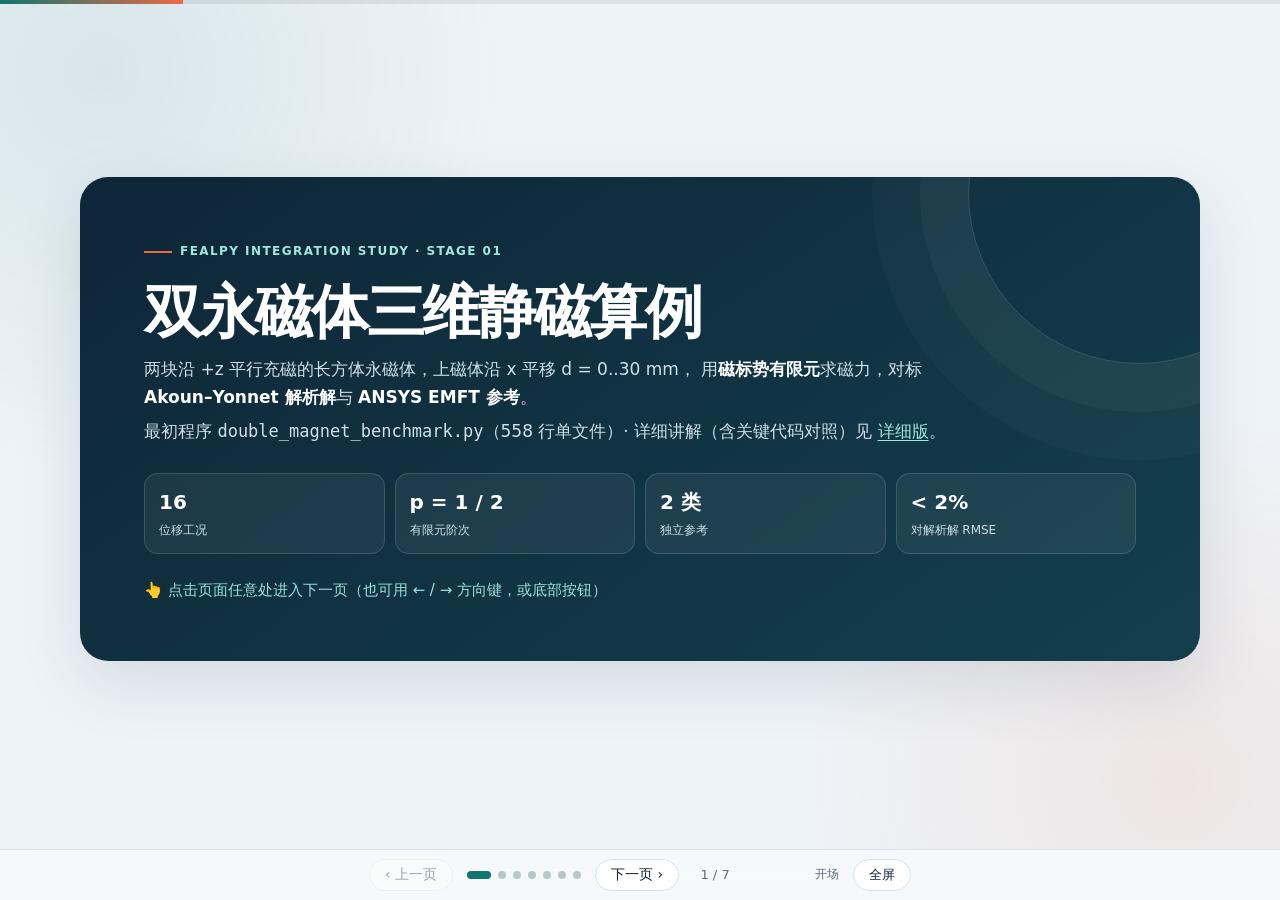
<file: 最初程序/算例原型_简洁版.html>
<!DOCTYPE html>
<html lang="zh-CN">
<head>
<meta charset="utf-8">
<meta name="viewport" content="width=device-width, initial-scale=1">
<title>双永磁体三维静磁算例（翻页演示）</title>
<style>
  :root{
    --bg:#f4f5f7; --panel:#ffffff; --ink:#212734; --muted:#5c6575;
    --accent:#2563eb; --line:#e3e6eb; --chip:#eaf0ff; --chip-ink:#2f46a3;
  }
  *{box-sizing:border-box}
  body{margin:0;background:var(--bg);color:var(--ink);
    font-family:"SimSun","宋体","Songti SC","Noto Serif CJK SC","Source Han Serif SC","AR PL UMing CN","AR PL UMing HK","AR PL UMing TW",serif;
    line-height:1.8;padding-bottom:66px;}
  .deck{margin:0;padding:10px 18px 0;}
  .page{display:none;}
  .page.active{display:flex;align-items:center;justify-content:center;
    min-height:calc(100vh - 92px);animation:pageIn .35s ease;}
  .page > header.top, .page > section{width:100%;max-width:960px;
    max-height:calc(100vh - 112px);overflow-y:auto;}
  @keyframes pageIn{from{opacity:0;transform:translateY(16px)}to{opacity:1;transform:none}}
  header.top{text-align:center;padding:24px 10px;}
  header.top h1{margin:0 0 10px;font-size:30px;}
  header.top p{margin:6px 0 0;color:var(--muted);font-size:16px;}
  header.top .hint{margin-top:22px;color:var(--accent);font-size:15px;}
  section{background:transparent;border:none;border-radius:0;box-shadow:none;
    padding:0 8px 10px;overflow:visible;}
  h2{font-size:25px;font-weight:700;text-align:center;color:#111827;
    margin:8px 0 20px;padding:0;}
  h2 .no{color:var(--accent);margin-right:8px;}
  h2::after{content:"";display:block;width:64px;height:3px;margin:10px auto 0;
    background:var(--accent);border-radius:2px;}
  p,li{font-size:15.5px;}
  ul,ol{margin:8px 0;padding-left:22px;}
  li{margin:5px 0;}
  table{border-collapse:collapse;width:100%;font-size:14.5px;margin:10px 0;}
  th,td{border:1px solid var(--line);padding:6px 12px;text-align:left;vertical-align:top;}
  th{background:#f1f4f8;font-weight:600;white-space:nowrap;}
  td.num,th.num{text-align:center;}
  .callout{border-left:3px solid var(--accent);background:#f0f6ff;padding:9px 14px;
    border-radius:0 8px 8px 0;margin:10px 0;font-size:15px;}
  .mathbox{background:#f7f9fc;border:1px dashed var(--line);border-radius:10px;
    padding:16px 20px;margin:12px 0;text-align:center;}
  .math{font-family:"STIX Two Math","Cambria Math","Times New Roman",Georgia,serif;
    font-size:18px;margin:7px 0;}
  .math.small{font-size:14.5px;color:var(--muted);}
  .flow{display:flex;flex-wrap:wrap;gap:6px;align-items:center;margin:12px 0 4px;}
  .chip{background:var(--chip);color:var(--chip-ink);border-radius:999px;
    padding:3px 12px;font-size:13.5px;white-space:nowrap;}
  .flow .arrow{color:#9aa3b0;}
  .figrow{display:grid;grid-template-columns:1fr 1fr;gap:14px;margin:14px 0;}
  @media(max-width:900px){.figrow{grid-template-columns:1fr}}
  figure.fig{margin:0;}
  figure.fig img{display:block;width:100%;height:auto;border-radius:8px;}
  figure.fig figcaption{padding:7px 2px;font-size:13px;color:var(--muted);line-height:1.6;}
  figure.fig figcaption b{color:var(--ink);}
  pre.cmd{background:#eef1f5;border-radius:8px;padding:10px 14px;font-size:13.5px;overflow:auto;}
  .foot{color:var(--muted);font-size:14px;margin-top:14px;}
  .foot a{color:var(--accent);}
  /* 底部导航 */
  nav.bottom{position:fixed;left:0;right:0;bottom:0;z-index:10;
    background:rgba(255,255,255,.94);border-top:1px solid var(--line);
    display:flex;align-items:center;justify-content:center;gap:14px;
    padding:10px 16px;backdrop-filter:blur(4px);}
  nav.bottom button.navbtn{border:1px solid var(--line);background:var(--panel);
    color:var(--ink);border-radius:8px;cursor:pointer;font-size:14px;
    padding:4px 14px;font-family:inherit;}
  nav.bottom button.navbtn:hover:not(:disabled){border-color:var(--accent);color:var(--accent);}
  nav.bottom button.navbtn:disabled{opacity:.4;cursor:default;}
  .dots{display:flex;align-items:center;gap:7px;}
  .dot{border:none;width:10px;height:10px;border-radius:50%;
    background:#c3cad4;cursor:pointer;padding:0;transition:all .2s;}
  .dot.on{background:var(--accent);transform:scale(1.25);}
  .pageno{font-size:13px;color:var(--muted);min-width:44px;text-align:center;}
  /* 2026 汇报版视觉系统 */
  :root{
    --bg:#eef3f7;--panel:#ffffff;--ink:#102235;--muted:#5e6d7c;
    --accent:#0f766e;--accent-2:#ea6a47;--line:#d8e2e8;
    --chip:#dff4f0;--chip-ink:#0c645e;--shadow:0 22px 65px rgba(25,50,70,.12);
  }
  html{scroll-behavior:smooth}
  body{font-family:"Microsoft YaHei","PingFang SC","Noto Sans CJK SC",system-ui,sans-serif;
    background:
      radial-gradient(circle at 8% 8%,rgba(15,118,110,.10),transparent 28%),
      radial-gradient(circle at 92% 88%,rgba(234,106,71,.10),transparent 26%),var(--bg);
    line-height:1.65;overflow-x:hidden;}
  .progress-track{position:fixed;inset:0 0 auto;z-index:30;height:4px;background:rgba(16,34,53,.08)}
  .progress-track span{display:block;height:100%;width:0;background:linear-gradient(90deg,var(--accent),var(--accent-2));transition:width .35s ease}
  .deck{max-width:1240px;margin:0 auto;padding:18px 28px 0}
  .page.active{min-height:calc(100vh - 98px)}
  .page > header.top,.page > section{max-width:1120px;max-height:calc(100vh - 128px);
    scrollbar-width:thin;scrollbar-color:#a7bbb9 transparent}
  .page > section{background:rgba(255,255,255,.92);border:1px solid rgba(216,226,232,.9);
    border-radius:24px;box-shadow:var(--shadow);padding:28px 36px 30px;position:relative}
  .page > section::before{content:attr(data-kicker);display:block;color:var(--accent);font-size:12px;
    font-weight:800;letter-spacing:.14em;text-transform:uppercase;margin-bottom:3px;text-align:center}
  header.top{background:linear-gradient(145deg,#0e2638,#133f4c);border-radius:28px;
    padding:58px 64px;color:#fff;box-shadow:var(--shadow);text-align:left;position:relative;overflow:hidden}
  header.top::after{content:"";position:absolute;width:340px;height:340px;border-radius:50%;
    right:-110px;top:-155px;border:1px solid rgba(255,255,255,.16);box-shadow:0 0 0 48px rgba(255,255,255,.035),0 0 0 96px rgba(255,255,255,.025)}
  header.top h1{font-size:clamp(34px,5vw,58px);line-height:1.12;letter-spacing:-.04em;max-width:780px;color:#fff;position:relative;z-index:1}
  header.top p{font-size:17px;max-width:840px;color:#cfe0e6;position:relative;z-index:1}
  header.top b{color:#fff}
  header.top a{color:#9fe7dc;text-underline-offset:3px}
  header.top .hint{color:#98e4d8;margin-top:24px}
  .eyebrow{display:inline-flex;align-items:center;gap:8px;font-size:12px;font-weight:800;letter-spacing:.12em;
    color:#9fe7dc;text-transform:uppercase;margin-bottom:18px;position:relative;z-index:1}
  .eyebrow::before{content:"";width:28px;height:2px;background:var(--accent-2)}
  .hero-metrics{display:grid;grid-template-columns:repeat(4,minmax(0,1fr));gap:10px;margin:28px 0 0;position:relative;z-index:1}
  .hero-metrics span{padding:12px 14px;border:1px solid rgba(255,255,255,.14);border-radius:14px;background:rgba(255,255,255,.06);font-size:12px;color:#cfe0e6}
  .hero-metrics b{display:block;font-size:20px;color:#fff;margin-bottom:2px}
  h2{font-size:clamp(25px,3vw,34px);color:var(--ink);letter-spacing:-.02em;margin-top:2px}
  h2::after{background:linear-gradient(90deg,var(--accent),var(--accent-2));height:4px}
  p,li{font-size:15px}
  th{background:#eaf3f3;color:#163f42}
  th,td{border-color:var(--line);padding:8px 12px}
  .callout{border:none;border-left:4px solid var(--accent);background:#eaf7f5;border-radius:10px;padding:12px 16px}
  .mathbox{background:#f6fafb;border:1px solid var(--line)}
  .chip{background:var(--chip);color:var(--chip-ink);border:1px solid #c8e9e3;font-weight:650;padding:5px 12px}
  .flow{justify-content:center;gap:8px}
  figure.fig{border:1px solid var(--line);border-radius:15px;overflow:hidden;background:#fff}
  figure.fig img{transition:transform .28s ease}
  figure.fig:hover img{transform:scale(1.018)}
  figure.fig figcaption{padding:9px 12px}
  .roadmap{display:grid;grid-template-columns:repeat(3,1fr);gap:16px;margin-top:24px}
  .stage-card{border:1px solid var(--line);border-radius:18px;padding:22px;background:#f8fbfc;position:relative}
  .stage-card.active{background:linear-gradient(150deg,#e2f6f2,#fff);border-color:#8bcfc4;box-shadow:0 12px 30px rgba(15,118,110,.12)}
  .stage-card .step{font-size:12px;font-weight:800;color:var(--accent);letter-spacing:.1em}
  .stage-card h3{margin:7px 0 8px;font-size:19px}
  .stage-card p{margin:0;color:var(--muted);font-size:13.5px}
  .stage-card.active::after{content:"当前";position:absolute;right:14px;top:14px;background:var(--accent);color:#fff;border-radius:999px;padding:2px 9px;font-size:11px}
  .geometry-card{display:grid;grid-template-columns:minmax(440px,1.4fr) 1fr;gap:22px;align-items:center;
    border:1px solid var(--line);border-radius:18px;background:#f8fbfc;padding:15px 20px;margin:10px 0 18px}
  .geometry-card img{width:100%;height:auto;display:block}
  .geometry-note{font-size:14px;color:var(--muted)}
  .geometry-note strong{display:block;color:var(--ink);font-size:16px;margin-bottom:6px}
  .takeaways{display:grid;grid-template-columns:repeat(3,1fr);gap:12px;margin:16px 0}
  .takeaway{border-top:3px solid var(--accent);background:#f7fafb;border-radius:10px;padding:13px}
  .takeaway b{display:block;color:var(--ink);margin-bottom:4px}.takeaway span{font-size:13px;color:var(--muted)}
  nav.bottom{background:rgba(247,250,251,.92);border-color:var(--line);padding:9px 18px;backdrop-filter:blur(14px)}
  nav.bottom button.navbtn,.toolbtn{border:1px solid var(--line);background:#fff;color:var(--ink);border-radius:999px;cursor:pointer;padding:6px 15px;font-family:inherit}
  nav.bottom button.navbtn:hover:not(:disabled),.toolbtn:hover{border-color:var(--accent);color:var(--accent)}
  .dot{width:8px;height:8px;background:#b9c6cc}.dot.on{background:var(--accent);width:24px;border-radius:8px;transform:none}
  .slide-title{font-size:12px;color:var(--muted);min-width:88px;text-align:right}
  @media(max-width:760px){
    .deck{padding:10px 10px 0}.page > section{padding:22px 18px;border-radius:18px}
    header.top{padding:38px 26px}.hero-metrics{grid-template-columns:1fr 1fr}
    .roadmap,.takeaways{grid-template-columns:1fr}.geometry-card{grid-template-columns:1fr}
    .geometry-card svg{height:150px}.slide-title,#fullscreen{display:none}.dots{gap:5px}
    nav.bottom{gap:8px}.page > header.top,.page > section{max-height:calc(100vh - 105px)}
  }
  @media(prefers-reduced-motion:reduce){*,*::before,*::after{animation:none!important;transition:none!important;scroll-behavior:auto!important}}
</style>
</head>
<body>
<div class="progress-track" aria-hidden="true"><span id="progressbar"></span></div>
<div class="deck">

  <!-- 第 1 页：标题 -->
  <div class="page active" data-title="开场">
    <header class="top">
      <div class="eyebrow">FEALPy integration study · stage 01</div>
      <h1>双永磁体三维静磁算例</h1>
      <p>两块沿 +z 平行充磁的长方体永磁体，上磁体沿 x 平移 d = 0..30 mm，
      用<b>磁标势有限元</b>求磁力，对标 <b>Akoun–Yonnet 解析解</b>与 <b>ANSYS EMFT 参考</b>。</p>
      <p>最初程序 <code>double_magnet_benchmark.py</code>（558 行单文件）· 详细讲解（含关键代码对照）见
      <a href="算例原型_详细版.html" target="_blank">详细版</a>。</p>
      <div class="hero-metrics">
        <span><b>16</b>位移工况</span><span><b>p = 1 / 2</b>有限元阶次</span>
        <span><b>2 类</b>独立参考</span><span><b>&lt; 2%</b>对解析解 RMSE</span>
      </div>
      <p class="hint">👆 点击页面任意处进入下一页（也可用 ← / → 方向键，或底部按钮）</p>
    </header>
  </div>

  <!-- 第 2 页：项目路线 -->
  <div class="page" data-title="三阶段路线">
    <section data-kicker="Project route">
      <h2><span class="no">01</span>为什么从“最初程序”开始</h2>
      <p style="text-align:center;color:var(--muted);max-width:760px;margin:0 auto 18px">本项目不是一次性搬运代码，而是逐步回答三个不同问题：数值是否可信、职责能否拆清、能力是否值得进入 FEALPy 公共接口。</p>
      <div class="roadmap">
        <article class="stage-card active"><span class="step">STAGE 01</span><h3>独立算例基线</h3><p>单文件闭环计算，以解析解与 ANSYS 建立可复现的数值基准。</p></article>
        <article class="stage-card"><span class="step">STAGE 02</span><h3>算例工程化分块</h3><p>按 geometry / mesh / solver / postprocess 拆分，结果保持不变。</p></article>
        <article class="stage-card"><span class="step">STAGE 03</span><h3>FEALPy 通用化集成</h3><p>提炼公共接口、补齐测试，让算例成为通用能力的使用者。</p></article>
      </div>
      <div class="callout" style="margin-top:18px"><b>本阶段结论：</b>先冻结一个可信的数值基线，后续每次分块或集成都能回答“结构变了，结果是否仍然正确”。</div>
    </section>
  </div>

  <!-- 第 3 页：几何与位移 -->
  <div class="page" data-title="几何与位移">
    <section data-kicker="Geometry">
      <h2><span class="no">1</span>算例几何与位移</h2>
      <div class="geometry-card">
        <img src="../初步集成/results/double_magnet_geometry.png" alt="双磁体几何示意图" style="width:100%;height:auto;display:block;border-radius:10px">
        <div class="geometry-note"><strong>一个移动参数，一条完整验证链</strong>上磁体沿 x 方向移动；两块磁体均沿 +z 充磁。虚线盒包围下磁体，在其表面积分 Maxwell 应力，再与 Akoun–Yonnet 和 ANSYS 对标。</div>
      </div>
      <div class="takeaways">
        <div class="takeaway"><b>磁体尺寸不同</b><span>下磁体 20 × 12 × 6 mm，上磁体 12 × 20 × 6 mm。</span></div>
        <div class="takeaway"><b>只移动上磁体</b><span>d = 0, 2, …, 30 mm，沿 +x 方向扫描。</span></div>
        <div class="takeaway"><b>积分面独立</b><span>Maxwell 盒位于空气中，只包围下磁体。</span></div>
      </div>
    </section>
  </div>

  <div class="page" data-title="问题与建模">
    <section data-kicker="Model setup">
      <h2><span class="no">2</span>物理参数与数学建模</h2>
      <table>
        <tr><th>区域</th><th>下角点 (mm)</th><th>上角点 (mm)</th><th>尺寸 (mm)</th></tr>
        <tr><td>空气盒 air</td><td>(−30, −30, −27)</td><td>(x_max, 30, 27)，x_max = 30 + max(d−8, 0)</td><td>随 d 伸长</td></tr>
        <tr><td>下磁体 magnet1</td><td>(−10, −6, −3)</td><td>(10, 6, 3)</td><td>20 × 12 × 6</td></tr>
        <tr><td>上磁体 magnet2</td><td>(−10+d, −14, 5)</td><td>(2+d, 6, 11)</td><td>12 × 20 × 6</td></tr>
        <tr><td>Maxwell 应力盒</td><td>(−12, −8, −5)</td><td>(12, 8, 4)</td><td>24 × 16 × 9</td></tr>
      </table>
      <ul>
        <li>材料：剩磁 \(B_{r,z}=0.38\) T、\(M_z=B_{r,z}/\mu_0\approx 3.02\times 10^{5}\) A/m，所有区域 \(\mu_r=1\)；</li>
        <li>Maxwell 盒只包围下磁体，在盒面积分应力得下磁体受力 \(F_0\)，上磁体受力 \(F_1=-F_0\)。</li>
      </ul>
      <div class="mathbox">
        <div class="math">\(\nabla\cdot\mathbf{B}=0,\qquad \mathbf{B}=\mu_0(\mu_r\mathbf{H}+\mathbf{M}),\qquad \mathbf{H}=-\nabla\varphi\)</div>
        <div class="math">弱形式：\(\displaystyle\int_\Omega \mu_r\nabla\varphi\cdot\nabla v\,\mathrm{d}x=\int_\Omega \mathbf{M}\cdot\nabla v\,\mathrm{d}x\)</div>
        <div class="math small">外边界齐次自然条件 \(\mathbf{B}\cdot\mathbf{n}=0\)（截断空气盒近似无限域）</div>
      </div>
      <div class="callout"><b>纯 Neumann 注意点</b>：刚度矩阵有常数核，右端与常数函数正交（系统相容），
      零初值 CG 直接收敛；常数平移不影响 \(\nabla\varphi\)，故不影响 \(\mathbf{B}\) 和力。</div>
    </section>
  </div>

  <!-- 第 5 页：求解流程 -->
  <div class="page" data-title="数值流程">
    <section data-kicker="Numerical pipeline">
      <h2><span class="no">3</span>求解流程</h2>
      <div class="flow">
        <span class="chip">Gmsh 几何建模</span><span class="arrow">→</span>
        <span class="chip">fragment 共形合并</span><span class="arrow">→</span>
        <span class="chip">尺寸场（近细远粗）</span><span class="arrow">→</span>
        <span class="chip">线性四面体网格</span><span class="arrow">→</span>
        <span class="chip">区域标签 0/1/2/3</span><span class="arrow">→</span>
        <span class="chip">LagrangeFESpace(p)</span><span class="arrow">→</span>
        <span class="chip">组装</span><span class="arrow">→</span>
        <span class="chip">PyAMG-CG</span><span class="arrow">→</span>
        <span class="chip">Maxwell 应力积分</span><span class="arrow">→</span>
        <span class="chip">对标 AY / ANSYS</span>
      </div>
      <ul>
        <li><b>网格</b>：Gmsh 只出线性四面体，有限元次数 p = 1 / 2 由 <code>LagrangeFESpace</code> 控制；每个位移 d 重建网格；</li>
        <li><b>组装</b>：刚度 \(\int\nabla\varphi\cdot\nabla v\) + 磁化右端 \(\int\mathbf{M}\cdot\nabla v\)（用单元标签定位磁体）；</li>
        <li><b>求解</b>：PyAMG smoothed-aggregation 预条件 CG（rtol=1e-10，atol=1e-12）；</li>
        <li><b>后处理</b>：盒内/外空气的标签跳变（0↔1）找 Maxwell 面，法向指向盒外，
        积分 \(\displaystyle\mathbf{F}=\int_S \frac{1}{\mu_0}\left[(\mathbf{B}\cdot\mathbf{n})\mathbf{B}-\frac{1}{2}|\mathbf{B}|^2\mathbf{n}\right]\mathrm{d}x\) 得力。</li>
      </ul>
    </section>
  </div>

  <!-- 第 6 页：结果与验证 -->
  <div class="page" data-title="结果与验证">
    <section data-kicker="Validation">
      <h2><span class="no">4</span>结果与验证</h2>
      <p><b>典型工况</b>（p=2，d=0，初始位置；对比量取上磁体受力 \(F_1\)）：</p>
      <table>
        <tr><th>来源</th><th class="num">Fx (N)</th><th class="num">Fy (N)</th><th class="num">Fx 误差</th><th class="num">Fy 误差</th></tr>
        <tr><td>FEALPy FEM</td><td class="num">0.580421</td><td class="num">0.572818</td><td class="num">—</td><td class="num">—</td></tr>
        <tr><td>Akoun–Yonnet</td><td class="num">0.588356</td><td class="num">0.588356</td><td class="num">−1.3%</td><td class="num">−2.6%</td></tr>
        <tr><td>ANSYS 参考</td><td class="num">0.594460</td><td class="num">0.629140</td><td class="num">−2.4%</td><td class="num">−9.0%</td></tr>
      </table>
      <div class="callout">偏差来源：AY 是无限域精确解，FEM 用截断空气盒近似，误差含区域截断误差；ANSYS Fy 的 9% 偏差属原 benchmark 已知量级。</div>
      <p><b>全位移扫描</b>（p=2，16 个位移工况，归一化 RMSE）：
      对 Akoun–Yonnet 的 Fx / Fy 分别为 0.67% / 1.94%，对 ANSYS 分别为 2.17% / 4.14%；
      各工况的计算结果与两类参考曲线形状一致。</p>
      <div class="figrow">
        <figure class="fig">
          <a href="images/force_displacement.png" target="_blank" title="点击查看原图">
            <img src="images/force_displacement.png" alt="力—位移对比曲线">
          </a>
          <figcaption><b>图 1 · 力—位移对比曲线</b>（p=1 / p=2，16 工况）</figcaption>
        </figure>
        <figure class="fig">
          <a href="images/force_error.png" target="_blank" title="点击查看原图">
            <img src="images/force_error.png" alt="带符号误差曲线">
          </a>
          <figcaption><b>图 2 · 带符号误差曲线</b>（FEALPy − 参考）</figcaption>
        </figure>
      </div>
    </section>
  </div>

  <!-- 第 7 页：复现与讨论 -->
  <div class="page" data-title="复现与讨论">
    <section data-kicker="Reproduce & discuss">
      <h2><span class="no">5</span>复现方式与下一步</h2>
      <pre class="cmd"><code># 单工况（d=0 mm，p=2）
python double_magnet_benchmark.py --d 0 --p 2

# 全扫描（p=1 与 p=2，16 个位移，弹出曲线与误差图）
python double_magnet_benchmark.py --scan</code></pre>
      <p style="font-size:14px;color:var(--muted)">对应文件：<code>double_magnet_benchmark.py</code>（558 行单文件）。</p>
      <div class="takeaways">
        <div class="takeaway"><b>数值基线</b><span>解析解与 ANSYS 双重对标，为后续重构提供判据。</span></div>
        <div class="takeaway"><b>下一步</b><span>先做职责分块，并用同一批工况进行回归比较。</span></div>
        <div class="takeaway"><b>希望讨论</b><span>网格标签、奇异系统与 Maxwell 后处理应进入 FEALPy 哪一层。</span></div>
      </div>
      <p class="foot">完 · 完整讲解与关键代码对照见 <a href="算例原型_详细版.html" target="_blank">算例原型_详细版.html（详细版）</a> ·
      下一站 <a href="../初步分块/模块化_简洁版.html" target="_blank">算例工程化分块（Stage 02）</a></p>
    </section>
  </div>

</div>

<nav class="bottom">
  <button class="navbtn" id="prev" type="button">‹ 上一页</button>
  <div class="dots" id="dots"></div>
  <button class="navbtn" id="next" type="button">下一页 ›</button>
  <span class="pageno" id="pageno">1 / 7</span>
  <span class="slide-title" id="slideTitle">开场</span>
  <button class="toolbtn" id="fullscreen" type="button" title="进入全屏">全屏</button>
</nav>

<script>
(function () {
  var pages = Array.prototype.slice.call(document.querySelectorAll('.page'));
  var dotsBox = document.getElementById('dots');
  var pageno = document.getElementById('pageno');
  var prevBtn = document.getElementById('prev');
  var nextBtn = document.getElementById('next');
  var progressbar = document.getElementById('progressbar');
  var slideTitle = document.getElementById('slideTitle');
  var fullscreenBtn = document.getElementById('fullscreen');
  var cur = 0;
  var touchStartX = null;

  var dots = pages.map(function (_, k) {
    var d = document.createElement('button');
    d.className = 'dot';
    d.type = 'button';
    d.title = '第 ' + (k + 1) + ' 页';
    d.setAttribute('aria-label', d.title + '：' + (pages[k].dataset.title || ''));
    d.addEventListener('click', function () { show(k); });
    dotsBox.appendChild(d);
    return d;
  });

  function show(i) {
    cur = Math.max(0, Math.min(pages.length - 1, i));
    pages.forEach(function (p, k) { p.classList.toggle('active', k === cur); });
    dots.forEach(function (d, k) { d.classList.toggle('on', k === cur); });
    pageno.textContent = (cur + 1) + ' / ' + pages.length;
    slideTitle.textContent = pages[cur].dataset.title || '';
    progressbar.style.width = ((cur + 1) / pages.length * 100) + '%';
    prevBtn.disabled = (cur === 0);
    nextBtn.disabled = (cur === pages.length - 1);
    window.scrollTo(0, 0);
    history.replaceState(null, '', '#slide-' + (cur + 1));
  }
  function next() { if (cur < pages.length - 1) show(cur + 1); }
  function prev() { if (cur > 0) show(cur - 1); }

  prevBtn.addEventListener('click', function (e) { e.stopPropagation(); prev(); });
  nextBtn.addEventListener('click', function (e) { e.stopPropagation(); next(); });

  /* 点击页面任意处（链接、按钮除外）进入下一页 */
  document.addEventListener('click', function (e) {
    if (e.target.closest('a, button, pre, table, figure, .mathbox, .geometry-card')) return;
    next();
  });
  document.addEventListener('keydown', function (e) {
    if (e.key === 'ArrowRight' || e.key === ' ' || e.key === 'PageDown') {
      e.preventDefault(); next();
    } else if (e.key === 'ArrowLeft' || e.key === 'PageUp') {
      e.preventDefault(); prev();
    } else if (e.key === 'Home') { show(0); }
    else if (e.key === 'End') { show(pages.length - 1); }
  });

  document.addEventListener('touchstart', function (e) { touchStartX = e.changedTouches[0].screenX; }, {passive:true});
  document.addEventListener('touchend', function (e) {
    if (touchStartX === null) return;
    var dx = e.changedTouches[0].screenX - touchStartX;
    if (Math.abs(dx) > 55) { dx < 0 ? next() : prev(); }
    touchStartX = null;
  }, {passive:true});
  fullscreenBtn.addEventListener('click', function (e) {
    e.stopPropagation();
    if (!document.fullscreenElement) document.documentElement.requestFullscreen && document.documentElement.requestFullscreen();
    else document.exitFullscreen && document.exitFullscreen();
  });

  var initial = parseInt((location.hash.match(/slide-(\d+)/) || [])[1], 10);
  show(Number.isFinite(initial) ? initial - 1 : 0);
})();
</script>
<script>
  window.MathJax = {
    tex: { inlineMath: [['\\(', '\\)']] },
    svg: { fontCache: 'local' }
  };
</script>
<script src="mathjax/tex-svg.js"></script>
</body>
</html>
</file>
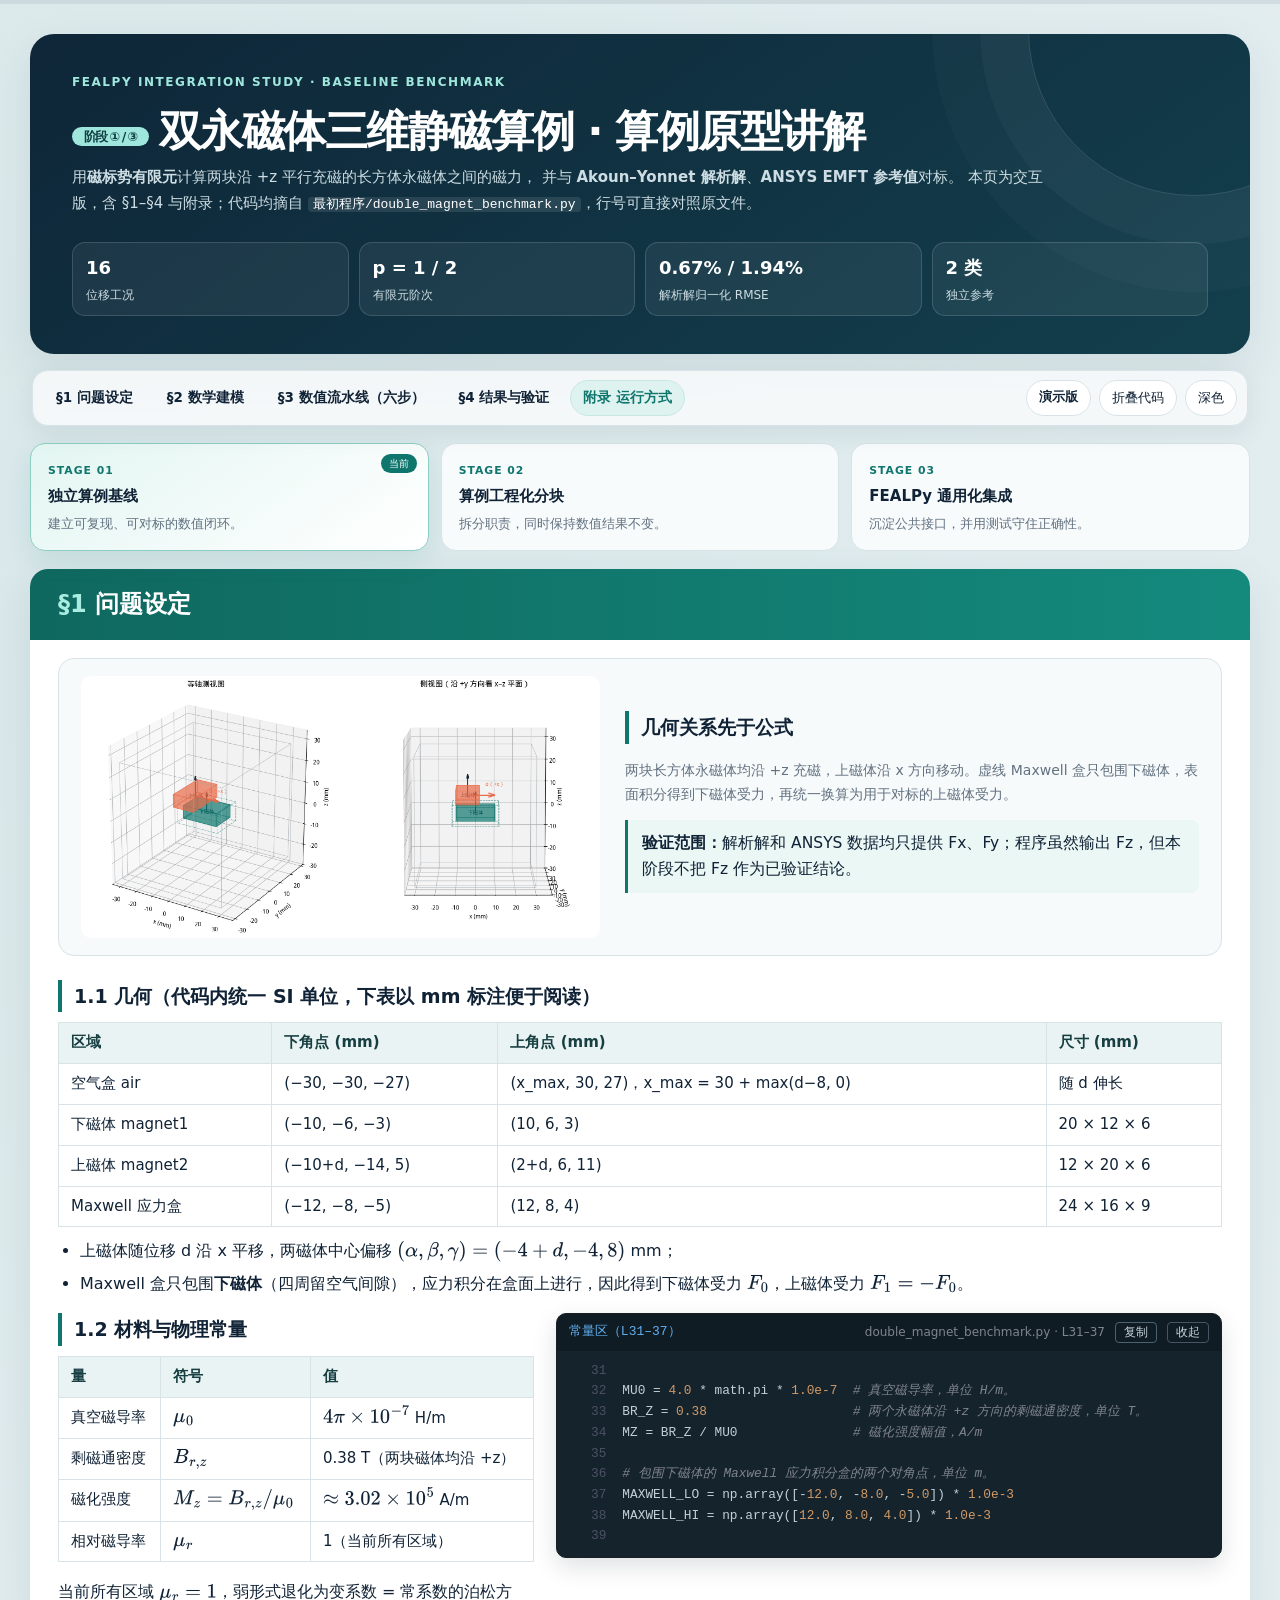
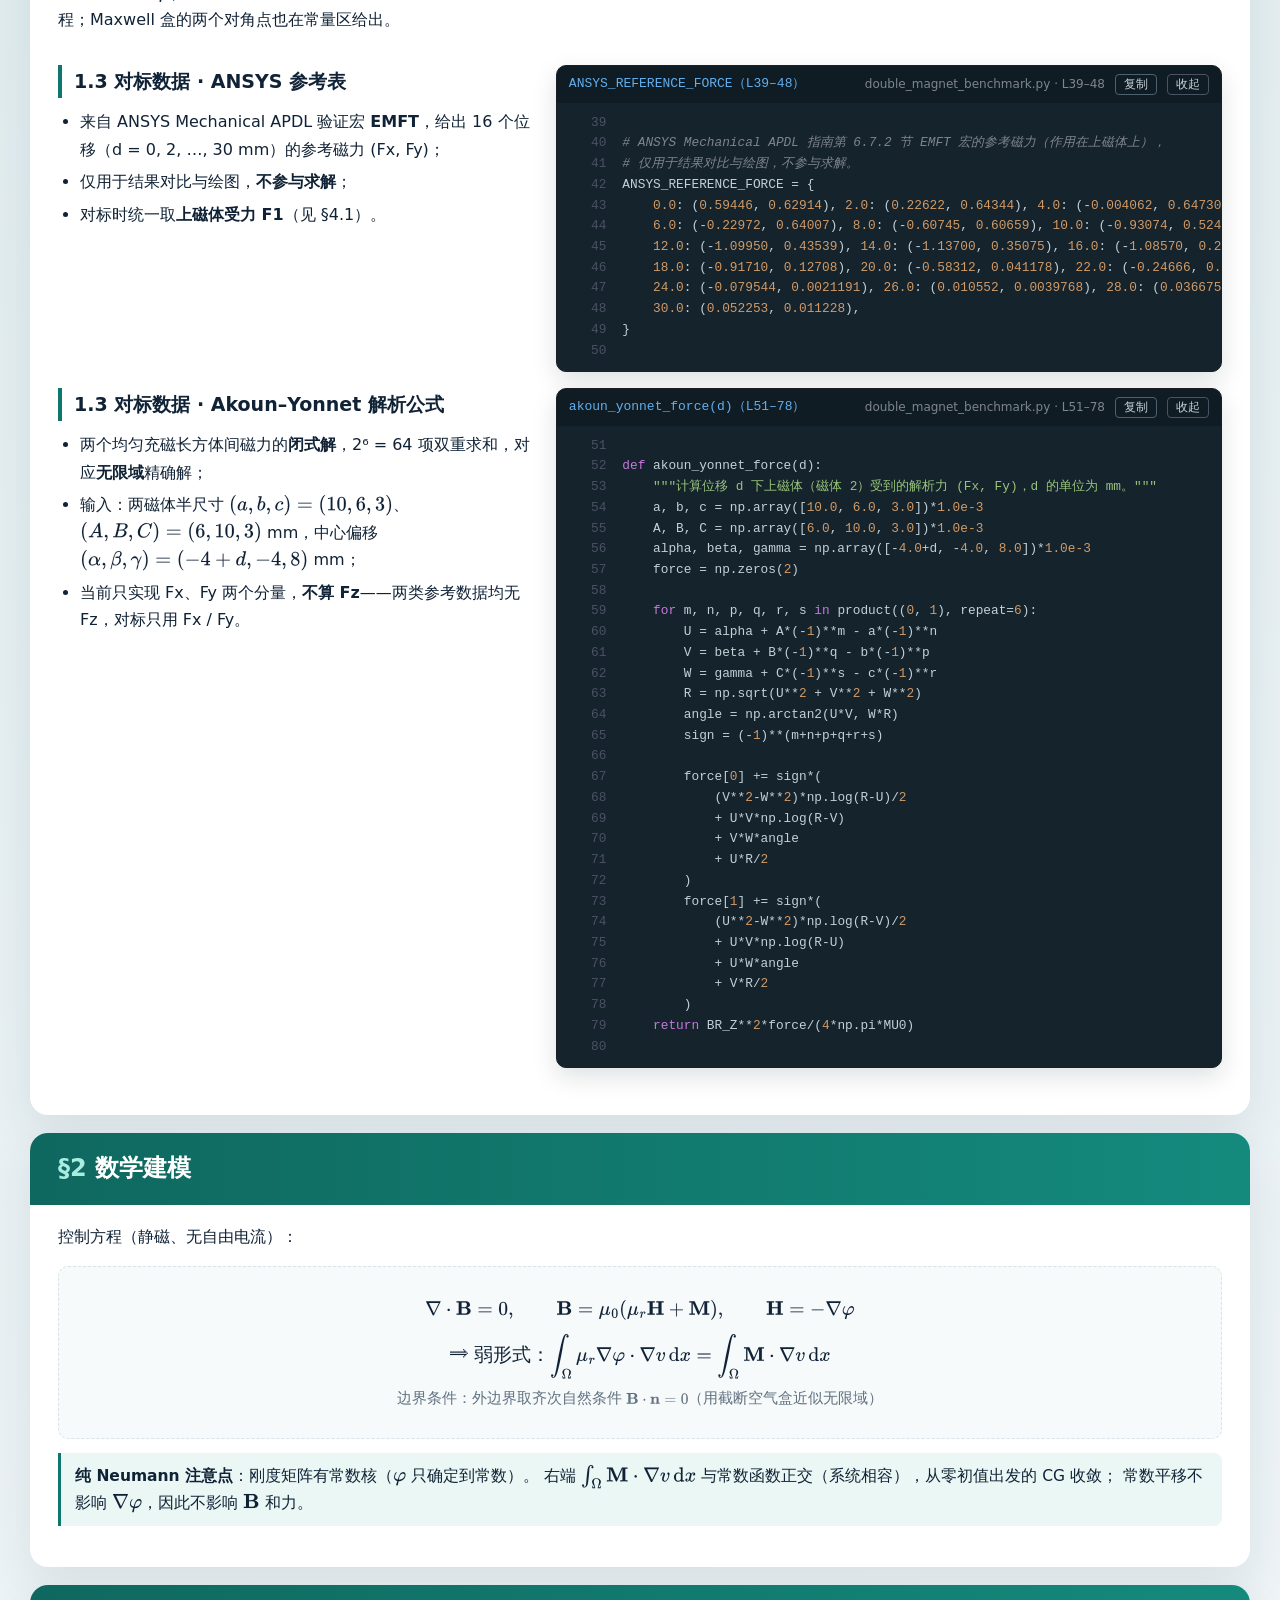
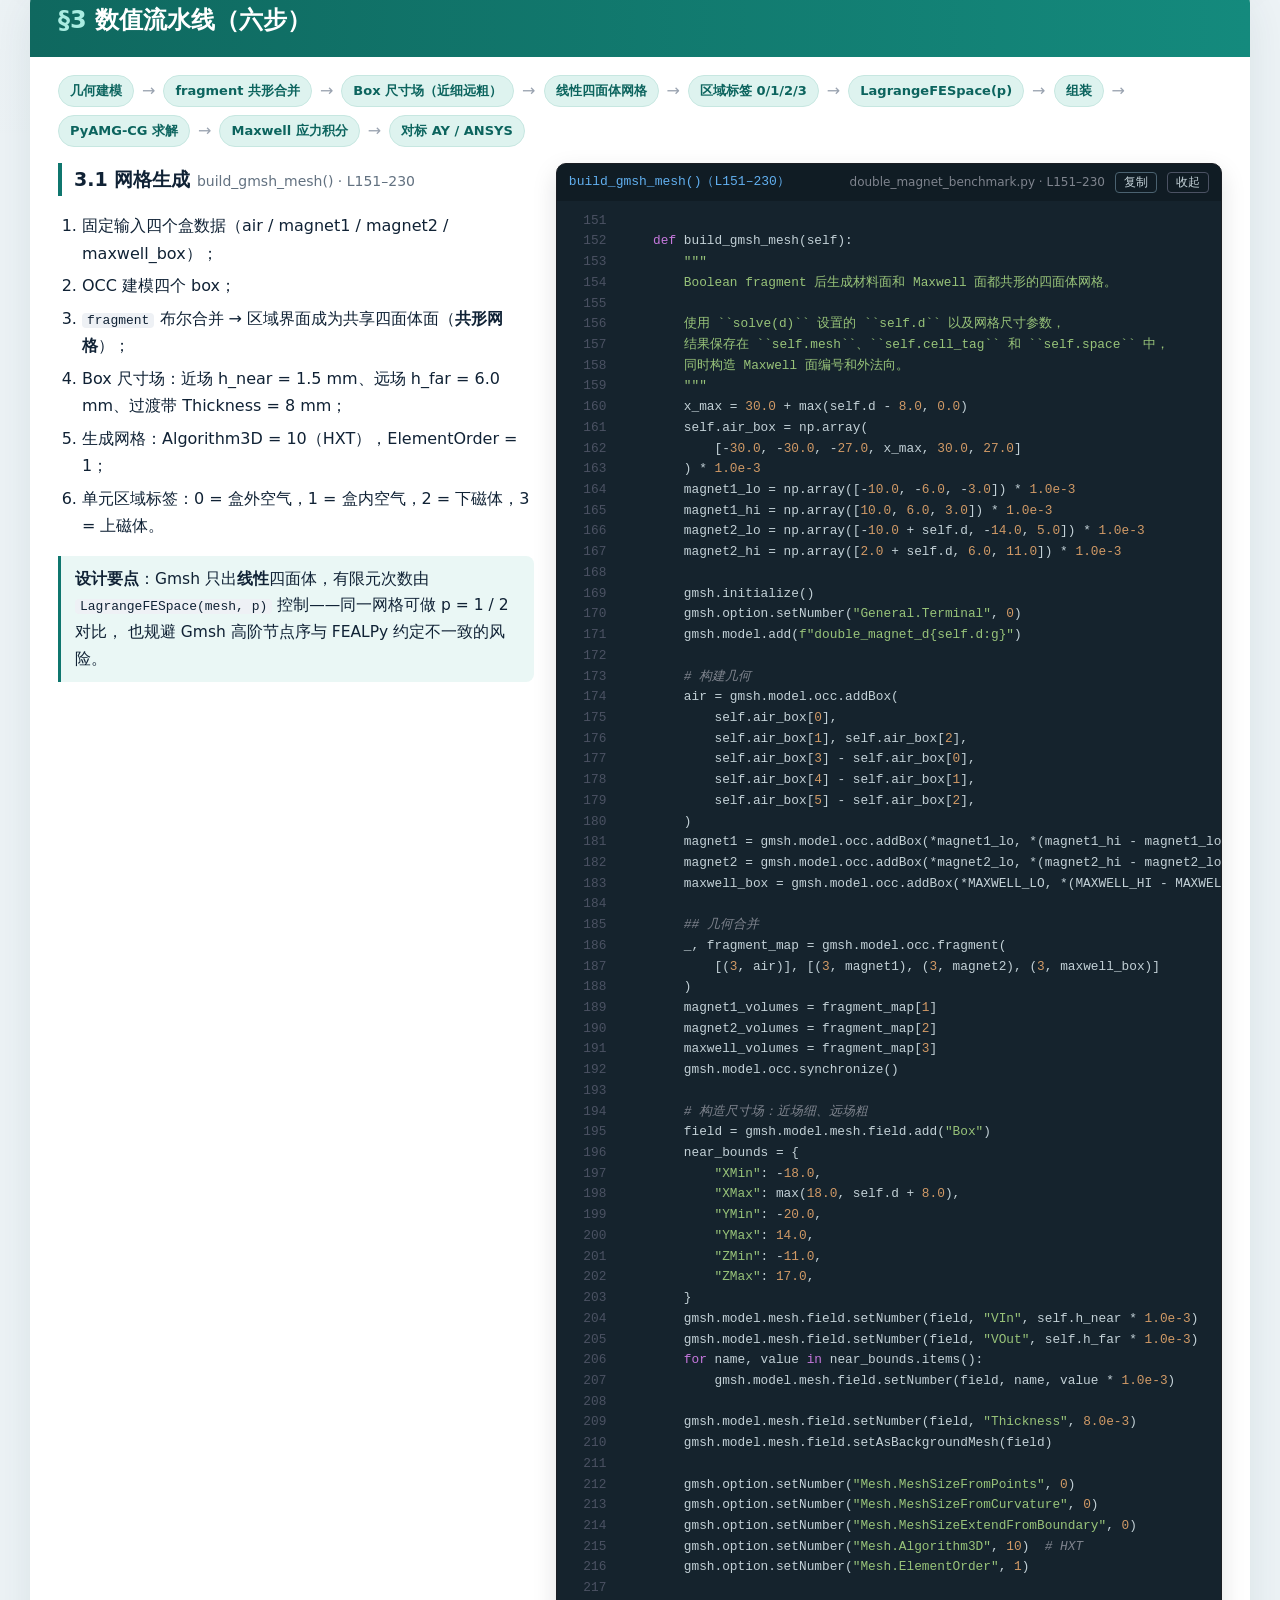
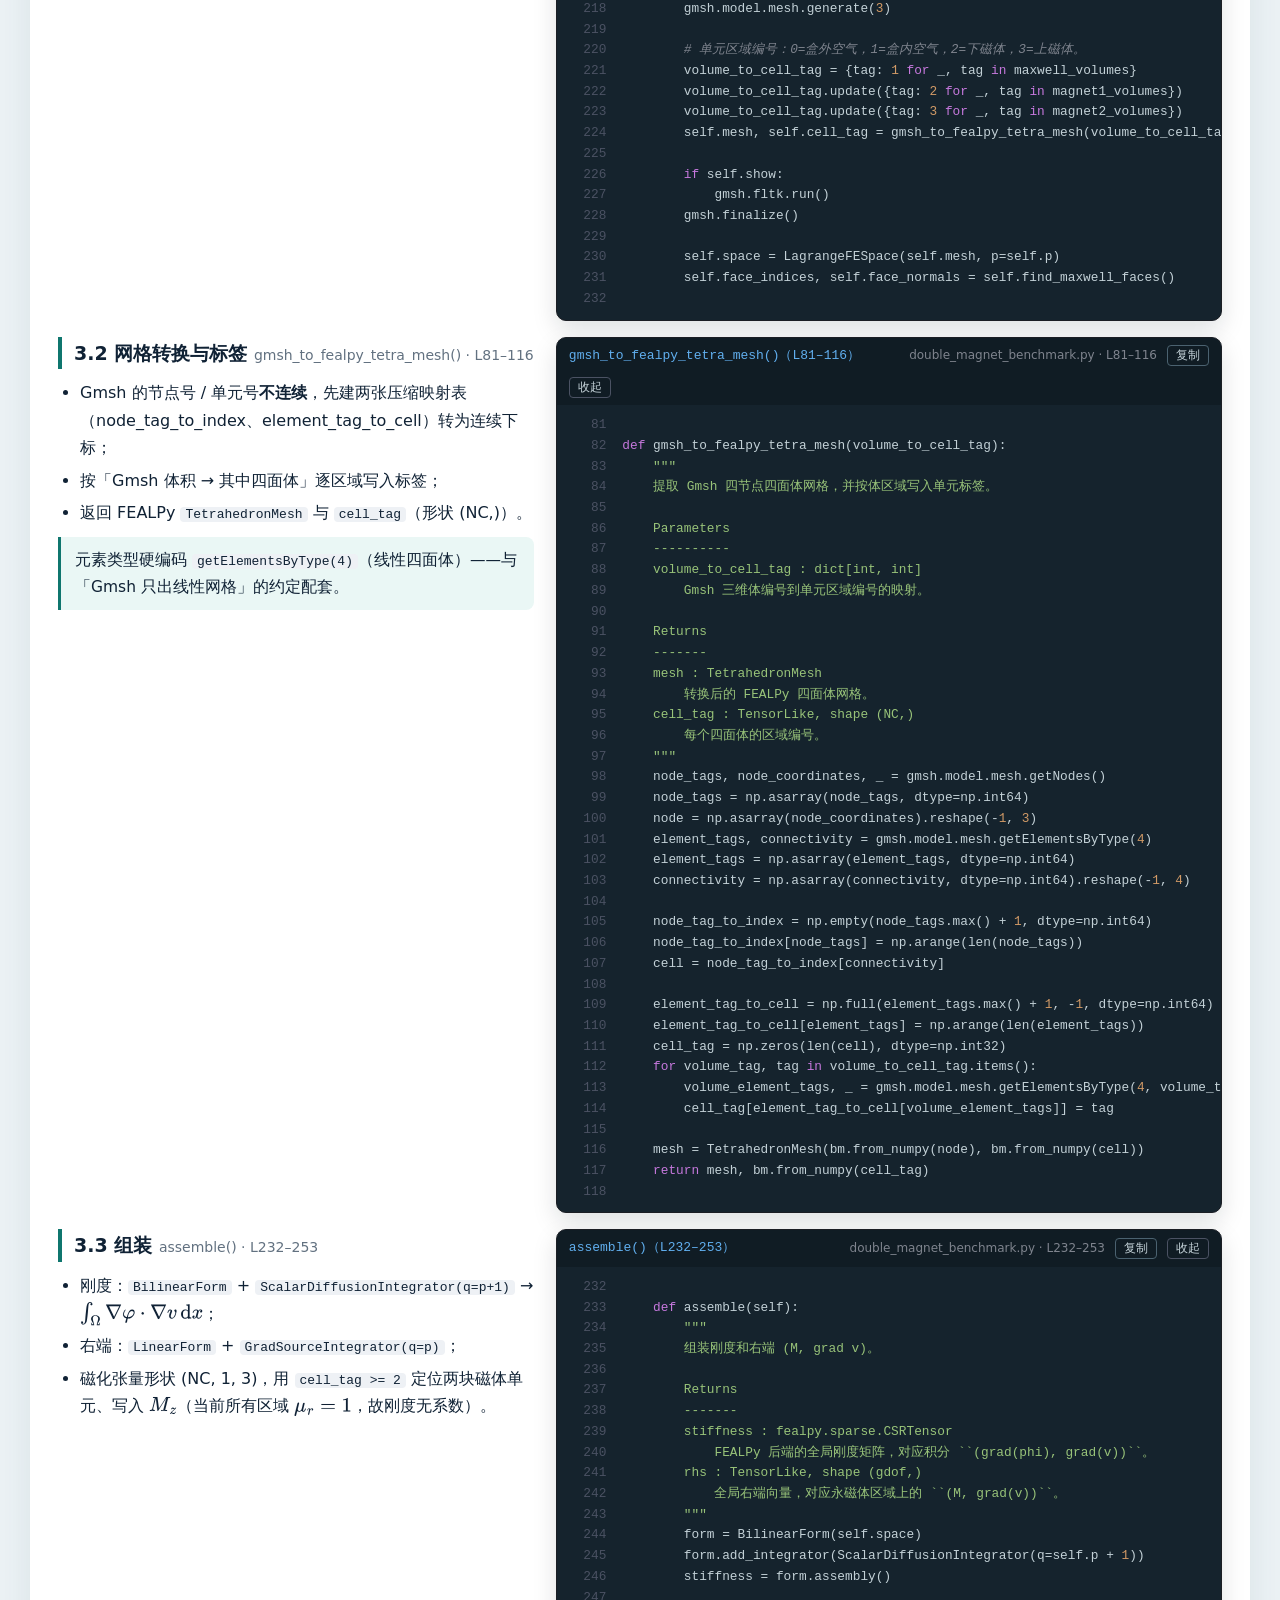
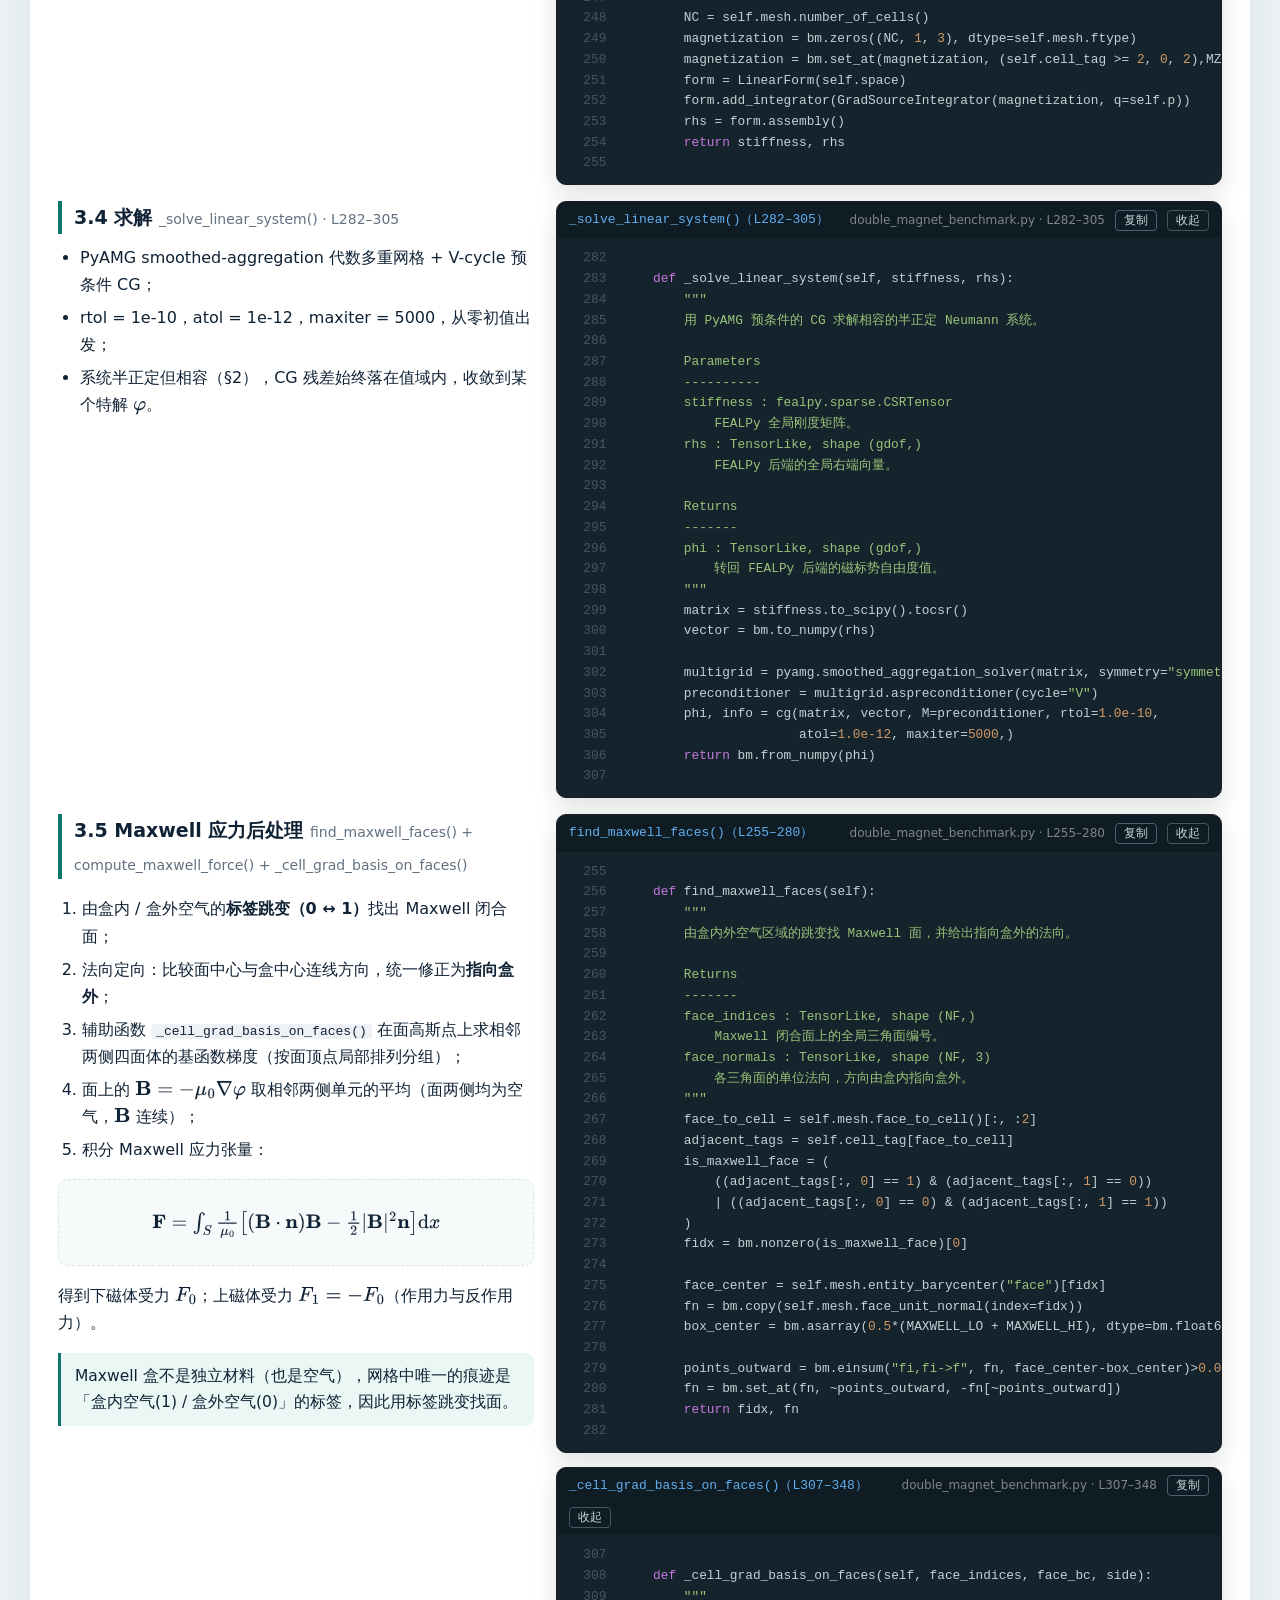
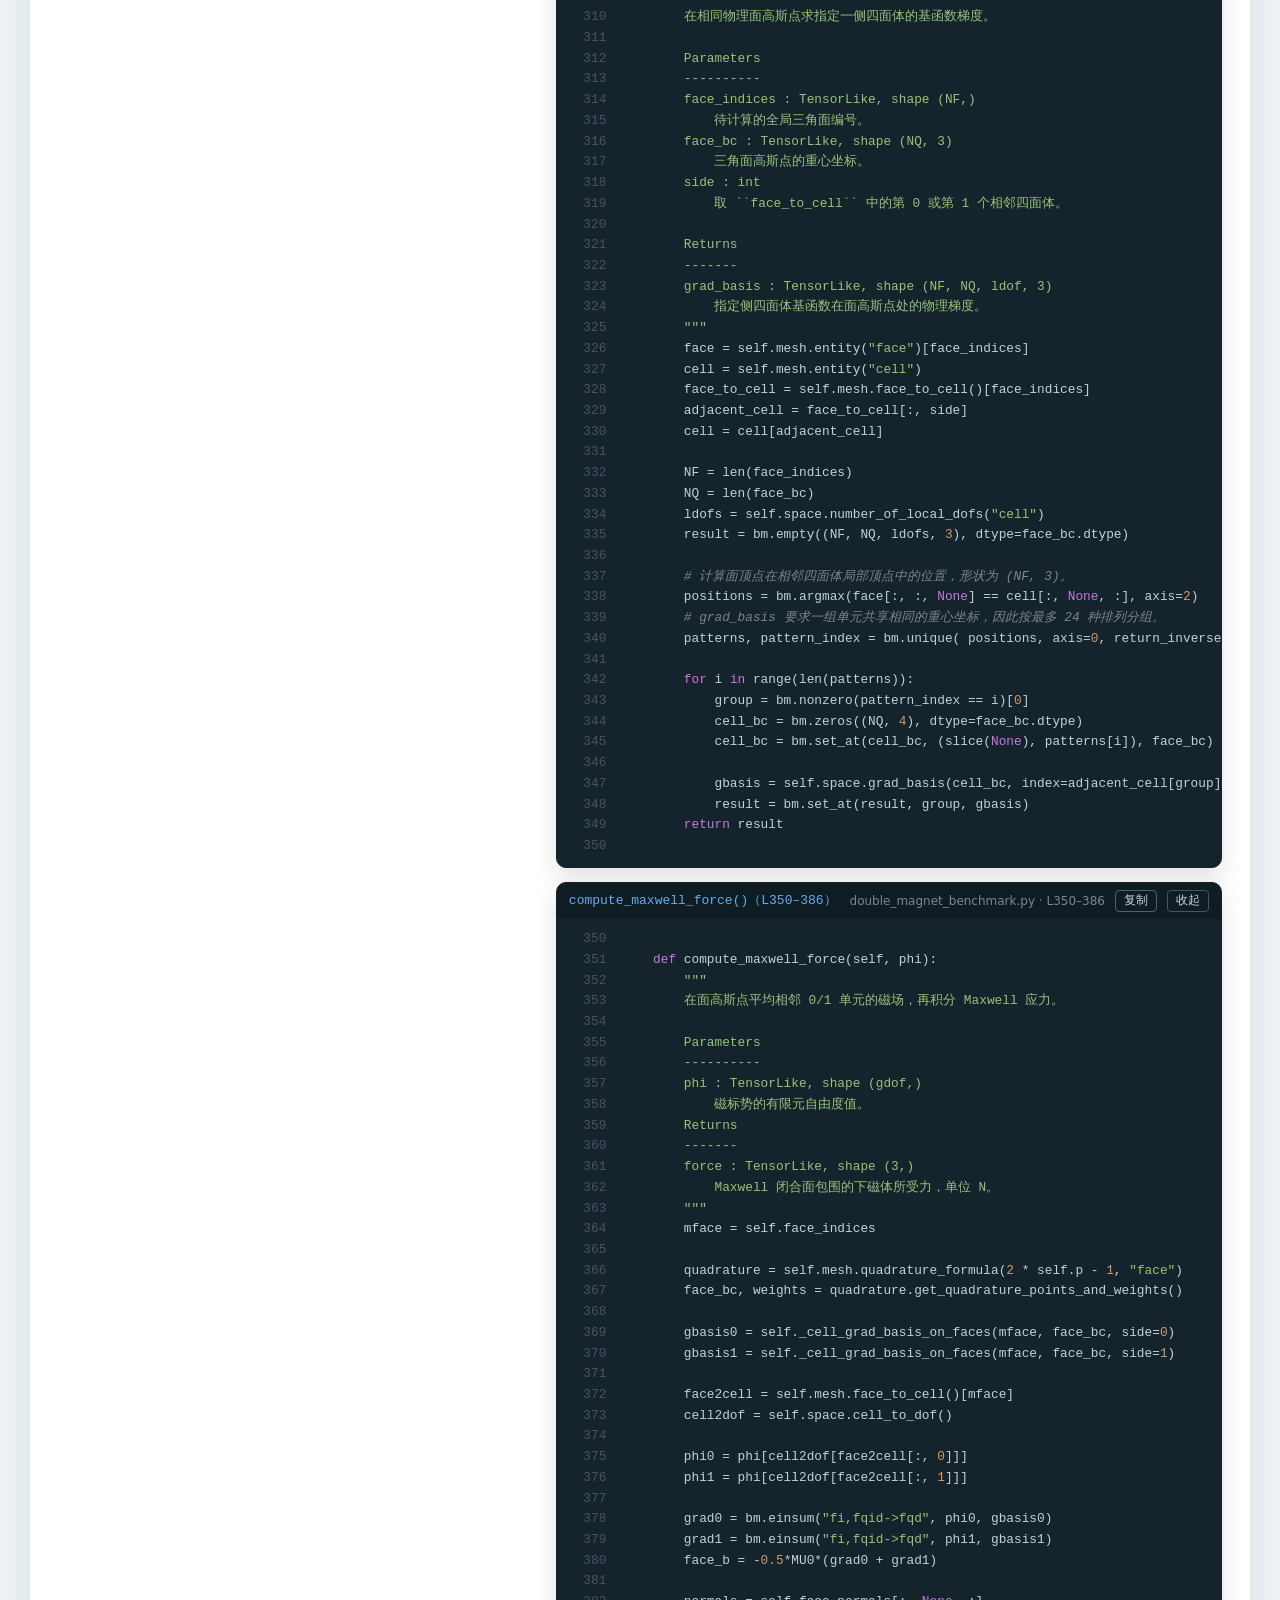
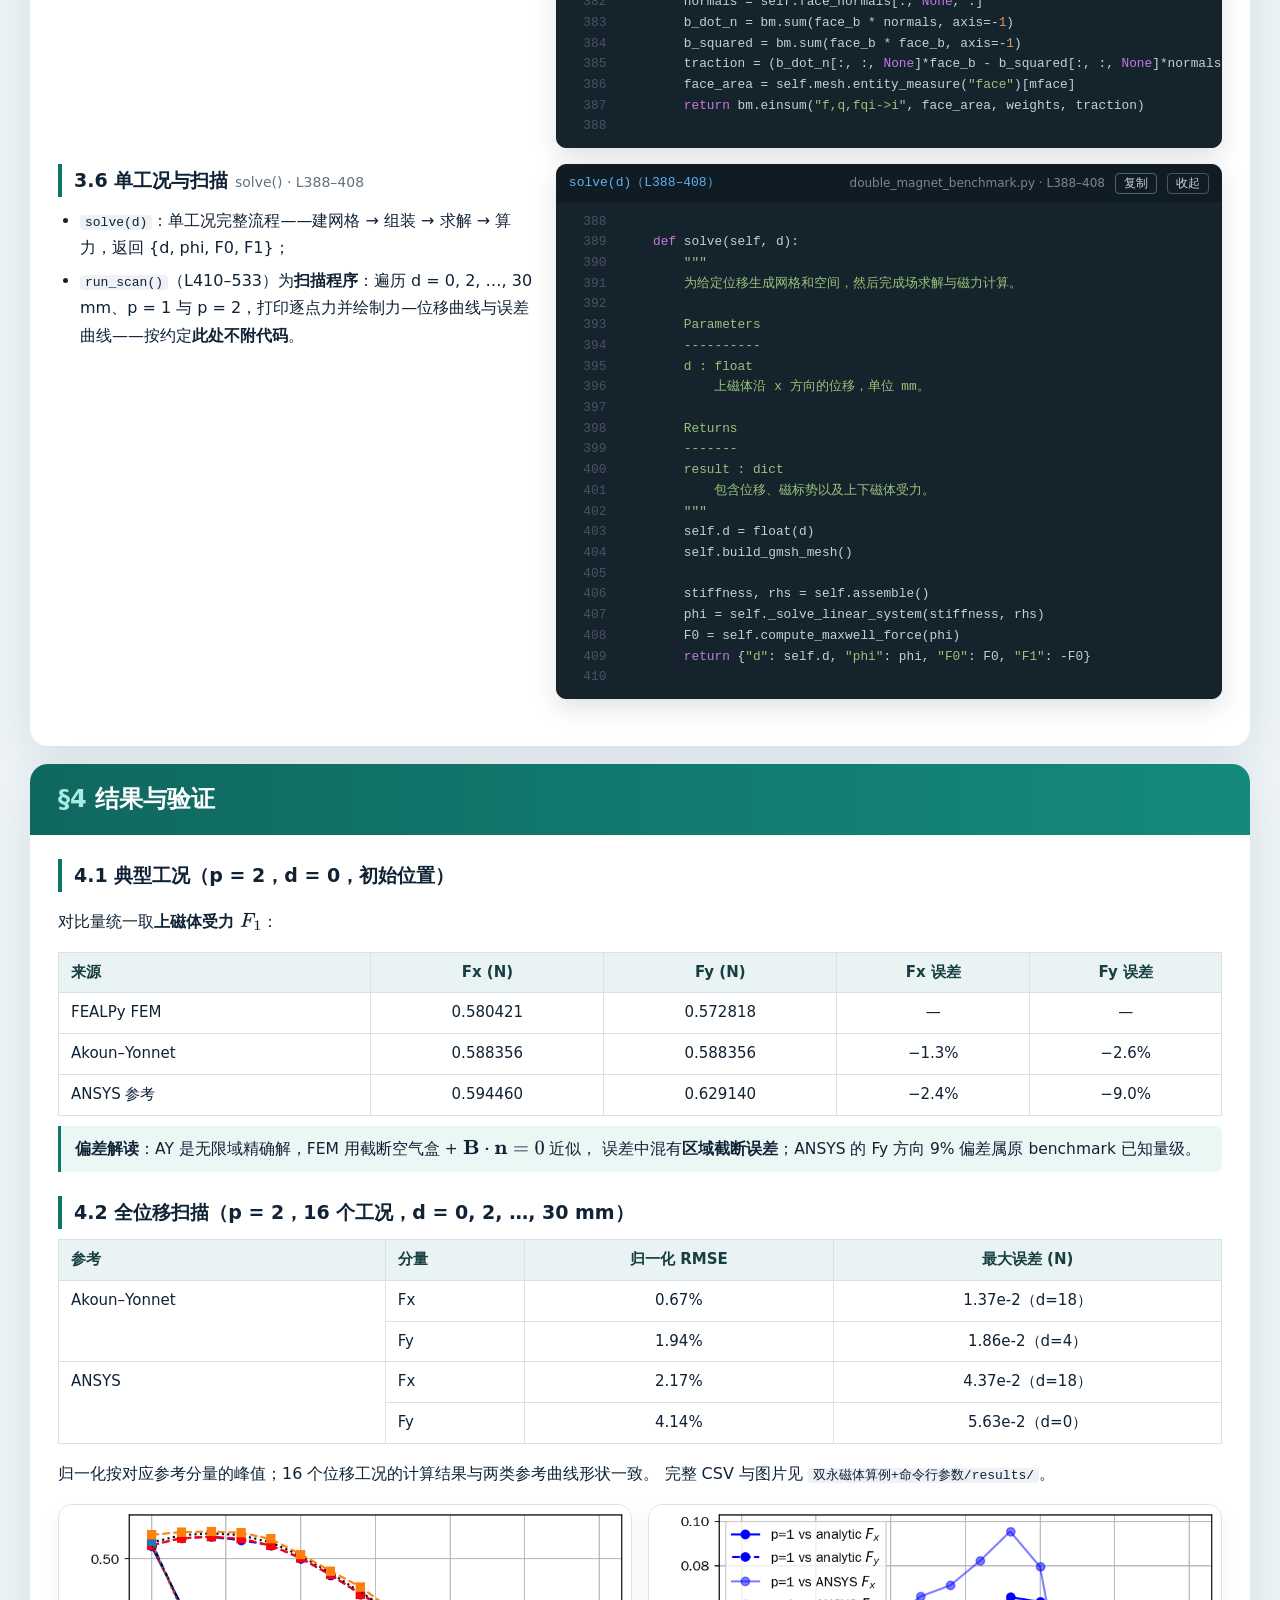
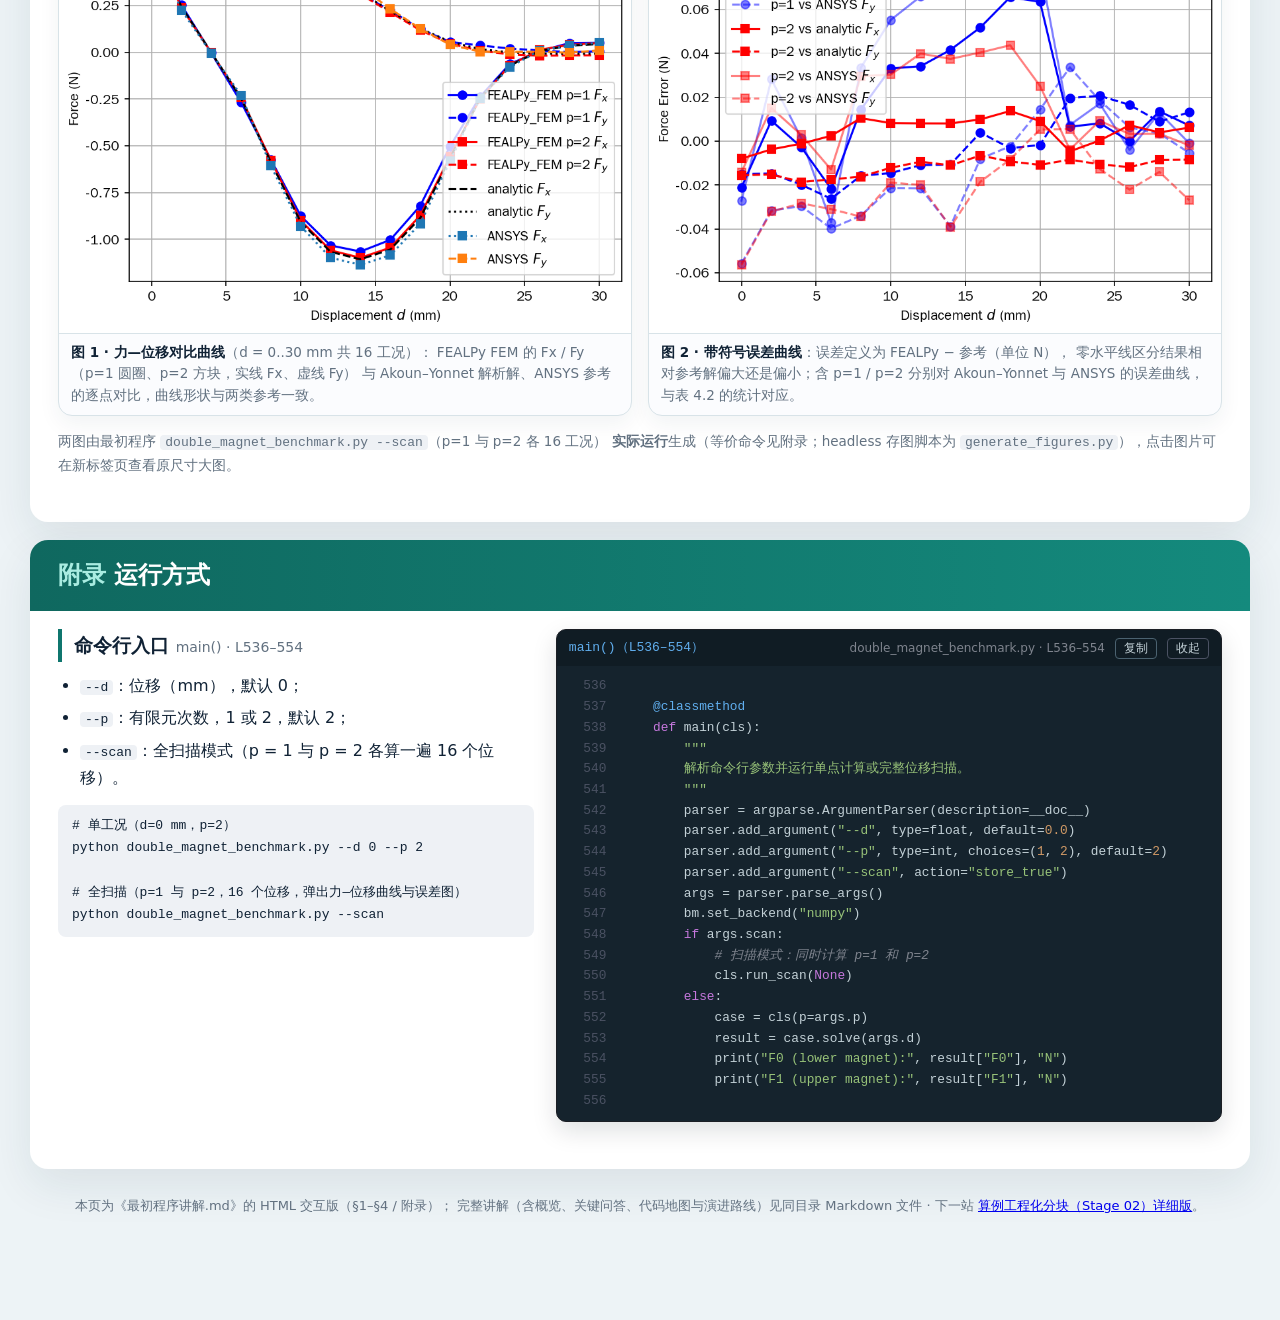
<file: 最初程序/算例原型_详细版.html>
<!DOCTYPE html>
<html lang="zh-CN">
<head>
<meta charset="utf-8">
<meta name="viewport" content="width=device-width, initial-scale=1">
<title>双永磁体三维静磁算例 · 算例原型讲解</title>
<style>
  :root{
    --bg:#f4f5f7; --panel:#ffffff; --ink:#212734; --muted:#5c6575;
    --accent:#2563eb; --line:#e3e6eb; --chip:#eaf0ff; --chip-ink:#2f46a3;
    --code-bg:#282c34; --code-cap:#21252b; --code-ink:#abb2bf;
  }
  *{box-sizing:border-box}
  html{scroll-behavior:smooth}
  body{margin:0;background:var(--bg);color:var(--ink);
    font-family:"SimSun","宋体","Songti SC","Noto Serif CJK SC","Source Han Serif SC","AR PL UMing CN","AR PL UMing HK","AR PL UMing TW",serif;
    line-height:1.8;}
  .wrap{max-width:1200px;margin:0 auto;padding:28px 20px 90px;}
  header.top{background:var(--panel);border:1px solid var(--line);border-top:4px solid var(--accent);
    border-radius:12px;padding:26px 30px;box-shadow:0 1px 3px rgba(16,24,40,.05);}
  header.top h1{margin:0 0 8px;font-size:26px;}
  header.top .stage{display:inline-block;background:var(--chip);color:var(--chip-ink);
    border-radius:999px;font-size:12.5px;padding:2px 12px;margin-right:10px;vertical-align:2px;}
  header.top p.sub{margin:6px 0 0;color:var(--muted);font-size:14.5px;}
  nav.toc{display:flex;flex-wrap:wrap;gap:8px;margin:16px 2px;}
  nav.toc a{background:var(--panel);border:1px solid var(--line);border-radius:999px;
    padding:4px 16px;font-size:13.5px;text-decoration:none;color:var(--ink);}
  nav.toc a:hover{border-color:var(--accent);color:var(--accent);}
  section{background:var(--panel);border:1px solid var(--line);border-radius:12px;
    padding:0 28px 26px;margin:18px 0;overflow:hidden;box-shadow:0 1px 3px rgba(16,24,40,.05);}
  h2{font-size:25px;font-weight:700;margin:0 -28px 18px;padding:13px 28px;
    background:linear-gradient(90deg,#1d4ed8,#3b82f6);color:#fff;}
  h2 .no{color:#bfdbfe;margin-right:8px;}
  h3{font-size:19px;font-weight:700;margin:24px 0 10px;color:#111827;
    padding-left:12px;border-left:4px solid var(--accent);}
  h3 .loc{color:var(--muted);font-weight:normal;font-size:14px;}
  p,li{font-size:16px;}
  ul{margin:8px 0;padding-left:22px;}
  li{margin:5px 0;}
  ol{padding-left:24px;}
  ol li{margin:5px 0;}
  .row{display:grid;grid-template-columns:minmax(0,5fr) minmax(0,7fr);
    gap:22px;align-items:start;margin:16px 0;}
  @media(max-width:980px){.row{grid-template-columns:1fr}}
  table{border-collapse:collapse;width:100%;font-size:15px;margin:10px 0;}
  th,td{border:1px solid var(--line);padding:7px 12px;text-align:left;vertical-align:top;}
  th{background:#f1f4f8;font-weight:600;white-space:nowrap;}
  td.num,th.num{text-align:center;}
  .callout{border-left:3px solid var(--accent);background:#f0f6ff;padding:10px 14px;
    border-radius:0 8px 8px 0;margin:10px 0;font-size:15.5px;}
  .warn{border-left:3px solid #e3a13a;background:#fff8e8;padding:10px 14px;
    border-radius:0 8px 8px 0;margin:10px 0;font-size:14.5px;color:#5d4a17;}
  .mathbox{background:#f7f9fc;border:1px dashed var(--line);border-radius:10px;
    padding:18px 22px;margin:14px 0;text-align:center;}
  .math{font-family:"STIX Two Math","Cambria Math","Times New Roman",Georgia,serif;
    font-size:19px;margin:8px 0;}
  .math b{font-weight:bold;font-style:italic;}
  .math.small{font-size:15px;color:var(--muted);font-style:normal;}
  .flow{display:flex;flex-wrap:wrap;gap:6px;align-items:center;margin:10px 0 4px;}
  .chip{background:var(--chip);color:var(--chip-ink);border-radius:999px;
    padding:3px 12px;font-size:13px;white-space:nowrap;}
  .flow .arrow{color:#9aa3b0;}
  .figrow{display:grid;grid-template-columns:1fr 1fr;gap:16px;margin:14px 0;}
  @media(max-width:980px){.figrow{grid-template-columns:1fr}}
  figure.fig{margin:0;border:1px solid var(--line);border-radius:10px;overflow:hidden;
    background:#fbfcfe;}
  figure.fig img{display:block;width:100%;height:auto;border-bottom:1px solid var(--line);}
  figure.fig figcaption{padding:8px 12px;font-size:13.5px;color:var(--muted);line-height:1.6;}
  figure.fig figcaption b{color:var(--ink);}
  .code-panel{margin:0;background:var(--code-bg);border-radius:10px;overflow:hidden;
    border:1px solid #1b1e24;}
  .code-panel figcaption{display:flex;align-items:center;gap:10px;flex-wrap:wrap;
    padding:7px 12px;background:var(--code-cap);color:var(--code-ink);font-size:13px;}
  .code-panel figcaption .fn{color:#61afef;font-family:ui-monospace,"SF Mono",Consolas,monospace;}
  .code-panel figcaption .loc{margin-left:auto;color:#7f848e;font-size:12px;white-space:nowrap;}
  .code-panel button.toggle{border:1px solid #4b5263;background:transparent;color:var(--code-ink);
    border-radius:4px;cursor:pointer;font-size:12px;padding:0 8px;line-height:1.6;}
  .code-panel button.toggle:hover{border-color:#61afef;color:#61afef;}
  .code-panel.collapsed pre{display:none;}
  .code-stack > div{margin-bottom:14px;}
  .code-stack > div:last-child{margin-bottom:0;}
  pre.code{margin:0;padding:10px 0;overflow:auto;font-size:12.8px;line-height:1.62;
    font-family:ui-monospace,"SF Mono",Consolas,"Liberation Mono",monospace;color:var(--code-ink);}
  pre.code .l{display:block;padding:0 14px 0 6px;white-space:pre;}
  pre.code .l:hover{background:#2c313a;}
  pre.code .ln{display:inline-block;width:3.4em;margin-right:16px;color:#4b5263;
    text-align:right;user-select:none;}
  .k{color:#c678dd}.s{color:#98c379}.c{color:#7f848e;font-style:italic}
  .n{color:#d19a66}.d{color:#61afef}
  details.helper{margin:14px 0 0;}
  details.helper summary{cursor:pointer;color:var(--muted);font-size:13.5px;}
  details.helper summary:hover{color:var(--accent);}
  details.helper .code-panel{margin-top:10px;}
  .foot{color:var(--muted);font-size:13px;margin-top:26px;text-align:center;}
  code.inline{background:#eef1f5;border-radius:4px;padding:0 5px;font-size:13px;
    font-family:ui-monospace,"SF Mono",Consolas,monospace;}
  /* 2026 技术说明版视觉系统 */
  :root{
    --bg:#edf3f6;--panel:#ffffff;--ink:#102235;--muted:#627180;
    --accent:#0f766e;--accent-2:#ea6a47;--line:#d8e3e8;--chip:#def3ef;--chip-ink:#0c645e;
    --code-bg:#15232d;--code-cap:#101c24;--code-ink:#c3d1d7;--shadow:0 16px 45px rgba(25,50,70,.09);
  }
  body{font-family:"Microsoft YaHei","PingFang SC","Noto Sans CJK SC",system-ui,sans-serif;
    background:radial-gradient(circle at 5% 4%,rgba(15,118,110,.09),transparent 24%),var(--bg);line-height:1.72}
  .read-progress{position:fixed;inset:0 0 auto;z-index:80;height:4px;background:rgba(16,34,53,.08)}
  .read-progress span{display:block;width:0;height:100%;background:linear-gradient(90deg,var(--accent),var(--accent-2))}
  .wrap{max-width:1260px;padding-top:34px}
  header.top{border:none;border-radius:24px;padding:38px 42px;background:linear-gradient(145deg,#0e2638,#133f4c);color:#fff;box-shadow:var(--shadow);position:relative;overflow:hidden}
  header.top::after{content:"";position:absolute;width:330px;height:330px;border-radius:50%;right:-110px;top:-170px;border:1px solid rgba(255,255,255,.14);box-shadow:0 0 0 48px rgba(255,255,255,.03),0 0 0 96px rgba(255,255,255,.02)}
  header.top h1{font-size:clamp(28px,4vw,43px);line-height:1.2;letter-spacing:-.035em;position:relative;z-index:1}
  header.top .stage{background:#9fe7dc;color:#103e43;font-weight:800;vertical-align:5px}
  header.top p.sub{color:#cddde3;font-size:15px;max-width:980px;position:relative;z-index:1}
  header.top code.inline{background:rgba(255,255,255,.1);color:#fff}
  .eyebrow{color:#9fe7dc;font-size:12px;font-weight:800;letter-spacing:.13em;text-transform:uppercase;margin-bottom:13px;position:relative;z-index:1}
  .summary-strip{display:grid;grid-template-columns:repeat(4,1fr);gap:10px;margin-top:25px;position:relative;z-index:1}
  .summary-strip div{border:1px solid rgba(255,255,255,.14);border-radius:13px;padding:10px 13px;background:rgba(255,255,255,.06);color:#cddde3;font-size:12px}
  .summary-strip b{display:block;color:#fff;font-size:18px;margin-bottom:1px}
  nav.toc{position:sticky;top:10px;z-index:50;background:rgba(247,250,251,.88);border:1px solid var(--line);border-radius:16px;padding:9px 10px;backdrop-filter:blur(14px);box-shadow:0 8px 24px rgba(25,50,70,.08)}
  nav.toc a{background:transparent;border-color:transparent;font-weight:650;padding:5px 12px}
  nav.toc a:hover,nav.toc a.active{background:var(--chip);color:var(--accent);border-color:#c7e7e1}
  nav.toc .nav-spacer{flex:1}
  .nav-action{font:inherit;cursor:pointer;background:#fff!important;border:1px solid var(--line)!important;color:var(--ink)!important;border-radius:999px!important;padding:5px 12px!important;font-size:12.5px!important;text-decoration:none}
  .nav-action:hover{border-color:var(--accent)!important;color:var(--accent)!important}
  .stage-route{display:grid;grid-template-columns:repeat(3,1fr);gap:12px;margin:17px 0}
  .route-item{background:#f8fbfc;border:1px solid var(--line);border-radius:15px;padding:15px 17px;color:var(--muted);font-size:13px;position:relative}
  .route-item b{display:block;color:var(--ink);font-size:15px;margin:3px 0}.route-item small{color:var(--accent);font-weight:800;letter-spacing:.09em}
  .route-item.active{background:linear-gradient(145deg,#e3f6f2,#fff);border-color:#8dcec4;box-shadow:0 10px 26px rgba(15,118,110,.10)}
  .route-item.active::after{content:"当前";position:absolute;right:11px;top:10px;background:var(--accent);color:#fff;border-radius:999px;padding:1px 8px;font-size:10px}
  section{border:none;border-radius:18px;box-shadow:var(--shadow);padding-bottom:31px;scroll-margin-top:82px}
  h2{background:linear-gradient(90deg,#0f685f,#148a7d);font-size:24px;padding-top:15px;padding-bottom:15px}
  h2 .no{color:#a9ece1}h3{border-left-color:var(--accent);color:var(--ink)}
  th{background:#eaf3f3;color:#173f42}th,td{border-color:var(--line)}
  .callout{border-left-color:var(--accent);background:#eaf7f5}.mathbox{background:#f6fafb;border-color:var(--line)}
  .chip{background:var(--chip);color:var(--chip-ink);border:1px solid #c7e7e1;padding:4px 11px;font-weight:650}.flow{gap:8px}
  .geometry-overview{display:grid;grid-template-columns:minmax(300px,.95fr) 1.05fr;gap:25px;align-items:center;background:#f7fafb;border:1px solid var(--line);border-radius:16px;padding:17px 22px;margin:12px 0 22px}
  .geometry-overview svg{width:100%;height:210px}.geometry-overview h3{margin-top:0}.geometry-overview p{color:var(--muted);font-size:14px}
  figure.fig{border-radius:14px;box-shadow:0 8px 22px rgba(25,50,70,.06)}figure.fig img{transition:transform .25s ease}figure.fig:hover img{transform:scale(1.012)}
  .code-panel{box-shadow:0 9px 24px rgba(8,20,30,.13)}
  .code-panel button.copy{border:1px solid #4b6270;background:transparent;color:var(--code-ink);border-radius:4px;cursor:pointer;font-size:12px;padding:0 8px;line-height:1.6}
  .code-panel button.copy:hover{border-color:#65d2c4;color:#65d2c4}
  .backtop{position:fixed;right:24px;bottom:24px;z-index:55;width:42px;height:42px;border:none;border-radius:50%;background:var(--accent);color:#fff;box-shadow:0 9px 24px rgba(15,118,110,.26);cursor:pointer;opacity:0;transform:translateY(10px);pointer-events:none;transition:.2s}
  .backtop.show{opacity:1;transform:none;pointer-events:auto}
  [data-theme="dark"]{--bg:#0c171e;--panel:#13232c;--ink:#e4eef1;--muted:#9babb3;--line:#29404c;--chip:#173d3c;--chip-ink:#91ddd2;--shadow:0 16px 45px rgba(0,0,0,.22)}
  [data-theme="dark"] body{background:#0c171e}[data-theme="dark"] section,[data-theme="dark"] .route-item,[data-theme="dark"] .geometry-overview{background:#13232c}
  [data-theme="dark"] .route-item.active{background:#173536;border-color:#39756f}
  [data-theme="dark"] th{background:#1a343c;color:#d9eeed}[data-theme="dark"] .callout{background:#173536}[data-theme="dark"] .mathbox{background:#102029}
  [data-theme="dark"] code.inline{background:#1c3039;color:#d5e4e8}[data-theme="dark"] nav.toc{background:rgba(15,29,37,.9)}
  @media(max-width:820px){.wrap{padding:18px 10px 80px}header.top{padding:30px 24px}.summary-strip{grid-template-columns:1fr 1fr}.stage-route{grid-template-columns:1fr}.geometry-overview{grid-template-columns:1fr}.geometry-overview svg{height:170px}nav.toc{top:4px;overflow-x:auto;flex-wrap:nowrap}nav.toc a{white-space:nowrap}.nav-spacer,.nav-action{display:none}section{padding-left:18px;padding-right:18px}h2{margin-left:-18px;margin-right:-18px;padding-left:18px}.backtop{right:14px;bottom:14px}}
  @media print{.read-progress,nav.toc,.backtop,.nav-action{display:none!important}.wrap{max-width:none;padding:0}section,header.top{box-shadow:none;break-inside:avoid}.code-panel.collapsed pre{display:block}}
  @media(prefers-reduced-motion:reduce){*,*::before,*::after{scroll-behavior:auto!important;transition:none!important}}
</style>
</head>
<body>
<div class="read-progress" aria-hidden="true"><span id="readProgress"></span></div>
<div class="wrap">

<header class="top">
  <div class="eyebrow">FEALPy integration study · baseline benchmark</div>
  <h1><span class="stage">阶段 ① / ③</span>双永磁体三维静磁算例 · 算例原型讲解</h1>
  <p class="sub">用<b>磁标势有限元</b>计算两块沿 +z 平行充磁的长方体永磁体之间的磁力，
  并与 <b>Akoun–Yonnet 解析解</b>、<b>ANSYS EMFT 参考值</b>对标。
  本页为交互版，含 §1–§4 与附录；代码均摘自
  <code class="inline">最初程序/double_magnet_benchmark.py</code>，行号可直接对照原文件。</p>
  <div class="summary-strip">
    <div><b>16</b>位移工况</div><div><b>p = 1 / 2</b>有限元阶次</div>
    <div><b>0.67% / 1.94%</b>解析解归一化 RMSE</div><div><b>2 类</b>独立参考</div>
  </div>
</header>

<nav class="toc">
  <a href="#s1">§1 问题设定</a>
  <a href="#s2">§2 数学建模</a>
  <a href="#s3">§3 数值流水线（六步）</a>
  <a href="#s4">§4 结果与验证</a>
  <a href="#appendix">附录 运行方式</a>
  <span class="nav-spacer"></span>
  <a class="nav-action" href="算例原型_简洁版.html">演示版</a>
  <button class="nav-action" id="collapseAll" type="button">折叠代码</button>
  <button class="nav-action" id="themeToggle" type="button">深色</button>
</nav>

<div class="stage-route" aria-label="项目三阶段路线">
  <div class="route-item active"><small>STAGE 01</small><b>独立算例基线</b>建立可复现、可对标的数值闭环。</div>
  <div class="route-item"><small>STAGE 02</small><b>算例工程化分块</b>拆分职责，同时保持数值结果不变。</div>
  <div class="route-item"><small>STAGE 03</small><b>FEALPy 通用化集成</b>沉淀公共接口，并用测试守住正确性。</div>
</div>

<!-- ============================== §1 ============================== -->
<section id="s1">
  <h2><span class="no">§1</span>问题设定</h2>

  <div class="geometry-overview">
    <img src="../初步集成/results/double_magnet_geometry.png" alt="双磁体几何示意图" style="width:100%;height:auto;display:block;border-radius:10px">
    <div><h3>几何关系先于公式</h3><p>两块长方体永磁体均沿 +z 充磁，上磁体沿 x 方向移动。虚线 Maxwell 盒只包围下磁体，表面积分得到下磁体受力，再统一换算为用于对标的上磁体受力。</p><div class="callout"><b>验证范围：</b>解析解和 ANSYS 数据均只提供 Fx、Fy；程序虽然输出 Fz，但本阶段不把 Fz 作为已验证结论。</div></div>
  </div>

  <h3>1.1 几何（代码内统一 SI 单位，下表以 mm 标注便于阅读）</h3>
  <table>
    <tr><th>区域</th><th>下角点 (mm)</th><th>上角点 (mm)</th><th>尺寸 (mm)</th></tr>
    <tr><td>空气盒 air</td><td>(−30, −30, −27)</td><td>(x_max, 30, 27)，x_max = 30 + max(d−8, 0)</td><td>随 d 伸长</td></tr>
    <tr><td>下磁体 magnet1</td><td>(−10, −6, −3)</td><td>(10, 6, 3)</td><td>20 × 12 × 6</td></tr>
    <tr><td>上磁体 magnet2</td><td>(−10+d, −14, 5)</td><td>(2+d, 6, 11)</td><td>12 × 20 × 6</td></tr>
    <tr><td>Maxwell 应力盒</td><td>(−12, −8, −5)</td><td>(12, 8, 4)</td><td>24 × 16 × 9</td></tr>
  </table>
  <ul>
    <li>上磁体随位移 d 沿 x 平移，两磁体中心偏移 \((\alpha,\beta,\gamma)=(-4+d,-4,8)\) mm；</li>
    <li>Maxwell 盒只包围<b>下磁体</b>（四周留空气间隙），应力积分在盒面上进行，因此得到下磁体受力 \(F_0\)，上磁体受力 \(F_1=-F_0\)。</li>
  </ul>

  <div class="row">
    <div>
      <h3 style="margin-top:0">1.2 材料与物理常量</h3>
      <table>
        <tr><th>量</th><th>符号</th><th>值</th></tr>
        <tr><td>真空磁导率</td><td>\(\mu_0\)</td><td>\(4\pi\times 10^{-7}\) H/m</td></tr>
        <tr><td>剩磁通密度</td><td>\(B_{r,z}\)</td><td>0.38 T（两块磁体均沿 +z）</td></tr>
        <tr><td>磁化强度</td><td>\(M_z = B_{r,z}/\mu_0\)</td><td>\(\approx 3.02\times 10^{5}\) A/m</td></tr>
        <tr><td>相对磁导率</td><td>\(\mu_r\)</td><td>1（当前所有区域）</td></tr>
      </table>
      <p>当前所有区域 \(\mu_r=1\)，弱形式退化为变系数 = 常系数的泊松方程；Maxwell 盒的两个对角点也在常量区给出。</p>
    </div>
    <div data-code="constants"></div>
  </div>

  <div class="row">
    <div>
      <h3 style="margin-top:0">1.3 对标数据 · ANSYS 参考表</h3>
      <ul>
        <li>来自 ANSYS Mechanical APDL 验证宏 <b>EMFT</b>，给出 16 个位移（d = 0, 2, …, 30 mm）的参考磁力 (Fx, Fy)；</li>
        <li>仅用于结果对比与绘图，<b>不参与求解</b>；</li>
        <li>对标时统一取<b>上磁体受力 F1</b>（见 §4.1）。</li>
      </ul>
    </div>
    <div data-code="ansys-table"></div>
  </div>

  <div class="row">
    <div>
      <h3 style="margin-top:0">1.3 对标数据 · Akoun–Yonnet 解析公式</h3>
      <ul>
        <li>两个均匀充磁长方体间磁力的<b>闭式解</b>，2⁶ = 64 项双重求和，对应<b>无限域</b>精确解；</li>
        <li>输入：两磁体半尺寸 \((a,b,c)=(10,6,3)\)、\((A,B,C)=(6,10,3)\) mm，中心偏移 \((\alpha,\beta,\gamma)=(-4+d,-4,8)\) mm；</li>
        <li>当前只实现 Fx、Fy 两个分量，<b>不算 Fz</b>——两类参考数据均无 Fz，对标只用 Fx / Fy。</li>
      </ul>
    </div>
    <div data-code="ay"></div>
  </div>
</section>

<!-- ============================== §2 ============================== -->
<section id="s2">
  <h2><span class="no">§2</span>数学建模</h2>
  <p>控制方程（静磁、无自由电流）：</p>
  <div class="mathbox">
    <div class="math">\(\nabla\cdot\mathbf{B}=0,\qquad \mathbf{B}=\mu_0(\mu_r\mathbf{H}+\mathbf{M}),\qquad \mathbf{H}=-\nabla\varphi\)</div>
    <div class="math">⟹ 弱形式：\(\displaystyle\int_\Omega \mu_r\nabla\varphi\cdot\nabla v\,\mathrm{d}x=\int_\Omega \mathbf{M}\cdot\nabla v\,\mathrm{d}x\)</div>
    <div class="math small">边界条件：外边界取齐次自然条件 \(\mathbf{B}\cdot\mathbf{n}=0\)（用截断空气盒近似无限域）</div>
  </div>
  <div class="callout"><b>纯 Neumann 注意点</b>：刚度矩阵有常数核（\(\varphi\) 只确定到常数）。
  右端 \(\int_\Omega\mathbf{M}\cdot\nabla v\,\mathrm{d}x\) 与常数函数正交（系统相容），从零初值出发的 CG 收敛；
  常数平移不影响 \(\nabla\varphi\)，因此不影响 \(\mathbf{B}\) 和力。</div>
</section>

<!-- ============================== §3 ============================== -->
<section id="s3">
  <h2><span class="no">§3</span>数值流水线（六步）</h2>
  <div class="flow">
    <span class="chip">几何建模</span><span class="arrow">→</span>
    <span class="chip">fragment 共形合并</span><span class="arrow">→</span>
    <span class="chip">Box 尺寸场（近细远粗）</span><span class="arrow">→</span>
    <span class="chip">线性四面体网格</span><span class="arrow">→</span>
    <span class="chip">区域标签 0/1/2/3</span><span class="arrow">→</span>
    <span class="chip">LagrangeFESpace(p)</span><span class="arrow">→</span>
    <span class="chip">组装</span><span class="arrow">→</span>
    <span class="chip">PyAMG-CG 求解</span><span class="arrow">→</span>
    <span class="chip">Maxwell 应力积分</span><span class="arrow">→</span>
    <span class="chip">对标 AY / ANSYS</span>
  </div>

  <div class="row">
    <div>
      <h3 style="margin-top:0">3.1 网格生成 <span class="loc">build_gmsh_mesh() · L151–230</span></h3>
      <ol>
        <li>固定输入四个盒数据（air / magnet1 / magnet2 / maxwell_box）；</li>
        <li>OCC 建模四个 box；</li>
        <li><code class="inline">fragment</code> 布尔合并 → 区域界面成为共享四面体面（<b>共形网格</b>）；</li>
        <li>Box 尺寸场：近场 h_near = 1.5 mm、远场 h_far = 6.0 mm、过渡带 Thickness = 8 mm；</li>
        <li>生成网格：Algorithm3D = 10（HXT），ElementOrder = 1；</li>
        <li>单元区域标签：0 = 盒外空气，1 = 盒内空气，2 = 下磁体，3 = 上磁体。</li>
      </ol>
      <div class="callout"><b>设计要点</b>：Gmsh 只出<b>线性</b>四面体，有限元次数由
      <code class="inline">LagrangeFESpace(mesh, p)</code> 控制——同一网格可做 p = 1 / 2 对比，
      也规避 Gmsh 高阶节点序与 FEALPy 约定不一致的风险。</div>
    </div>
    <div data-code="build-gmsh-mesh"></div>
  </div>

  <div class="row">
    <div>
      <h3 style="margin-top:0">3.2 网格转换与标签 <span class="loc">gmsh_to_fealpy_tetra_mesh() · L81–116</span></h3>
      <ul>
        <li>Gmsh 的节点号 / 单元号<b>不连续</b>，先建两张压缩映射表（node_tag_to_index、element_tag_to_cell）转为连续下标；</li>
        <li>按「Gmsh 体积 → 其中四面体」逐区域写入标签；</li>
        <li>返回 FEALPy <code class="inline">TetrahedronMesh</code> 与 <code class="inline">cell_tag</code>（形状 (NC,)）。</li>
      </ul>
      <div class="callout">元素类型硬编码 <code class="inline">getElementsByType(4)</code>（线性四面体）——与「Gmsh 只出线性网格」的约定配套。</div>
    </div>
    <div data-code="gmsh-to-fealpy"></div>
  </div>

  <div class="row">
    <div>
      <h3 style="margin-top:0">3.3 组装 <span class="loc">assemble() · L232–253</span></h3>
      <ul>
        <li>刚度：<code class="inline">BilinearForm</code> + <code class="inline">ScalarDiffusionIntegrator(q=p+1)</code> → \(\int_\Omega\nabla\varphi\cdot\nabla v\,\mathrm{d}x\)；</li>
        <li>右端：<code class="inline">LinearForm</code> + <code class="inline">GradSourceIntegrator(q=p)</code>；</li>
        <li>磁化张量形状 (NC, 1, 3)，用 <code class="inline">cell_tag &gt;= 2</code> 定位两块磁体单元、写入 \(M_z\)（当前所有区域 \(\mu_r=1\)，故刚度无系数）。</li>
      </ul>
    </div>
    <div data-code="assemble"></div>
  </div>

  <div class="row">
    <div>
      <h3 style="margin-top:0">3.4 求解 <span class="loc">_solve_linear_system() · L282–305</span></h3>
      <ul>
        <li>PyAMG smoothed-aggregation 代数多重网格 + V-cycle 预条件 CG；</li>
        <li>rtol = 1e-10，atol = 1e-12，maxiter = 5000，从零初值出发；</li>
        <li>系统半正定但相容（§2），CG 残差始终落在值域内，收敛到某个特解 \(\varphi\)。</li>
      </ul>
    </div>
    <div data-code="solve-linear"></div>
  </div>

  <div class="row">
    <div>
      <h3 style="margin-top:0">3.5 Maxwell 应力后处理 <span class="loc">find_maxwell_faces() + compute_maxwell_force() + _cell_grad_basis_on_faces()</span></h3>
      <ol>
        <li>由盒内 / 盒外空气的<b>标签跳变（0 ↔ 1）</b>找出 Maxwell 闭合面；</li>
        <li>法向定向：比较面中心与盒中心连线方向，统一修正为<b>指向盒外</b>；</li>
        <li>辅助函数 <code class="inline">_cell_grad_basis_on_faces()</code> 在面高斯点上求相邻两侧四面体的基函数梯度（按面顶点局部排列分组）；</li>
        <li>面上的 \(\mathbf{B}=-\mu_0\nabla\varphi\) 取相邻两侧单元的平均（面两侧均为空气，\(\mathbf{B}\) 连续）；</li>
        <li>积分 Maxwell 应力张量：</li>
      </ol>
      <div class="mathbox">
        <div class="math">\(\mathbf{F}=\int_S \frac{1}{\mu_0}\left[(\mathbf{B}\cdot\mathbf{n})\mathbf{B}-\frac{1}{2}|\mathbf{B}|^2\mathbf{n}\right]\mathrm{d}x\)</div>
      </div>
      <p>得到下磁体受力 \(F_0\)；上磁体受力 \(F_1=-F_0\)（作用力与反作用力）。</p>
      <div class="callout">Maxwell 盒不是独立材料（也是空气），网格中唯一的痕迹是「盒内空气(1) / 盒外空气(0)」的标签，因此用标签跳变找面。</div>
    </div>
      <div class="code-stack">
      <div data-code="maxwell-faces"></div>
      <div data-code="helper"></div>
      <div data-code="maxwell-force"></div>
    </div>
  </div>

  <div class="row">
    <div>
      <h3 style="margin-top:0">3.6 单工况与扫描 <span class="loc">solve() · L388–408</span></h3>
      <ul>
        <li><code class="inline">solve(d)</code>：单工况完整流程——建网格 → 组装 → 求解 → 算力，返回 {d, phi, F0, F1}；</li>
        <li><code class="inline">run_scan()</code>（L410–533）为<b>扫描程序</b>：遍历 d = 0, 2, …, 30 mm、p = 1 与 p = 2，打印逐点力并绘制力—位移曲线与误差曲线——按约定<b>此处不附代码</b>。</li>
      </ul>
    </div>
    <div data-code="solve"></div>
  </div>
</section>

<!-- ============================== §4 ============================== -->
<section id="s4">
  <h2><span class="no">§4</span>结果与验证</h2>

  <h3>4.1 典型工况（p = 2，d = 0，初始位置）</h3>
  <p>对比量统一取<b>上磁体受力 \(F_1\)</b>：</p>
  <table>
    <tr><th>来源</th><th class="num">Fx (N)</th><th class="num">Fy (N)</th><th class="num">Fx 误差</th><th class="num">Fy 误差</th></tr>
    <tr><td>FEALPy FEM</td><td class="num">0.580421</td><td class="num">0.572818</td><td class="num">—</td><td class="num">—</td></tr>
    <tr><td>Akoun–Yonnet</td><td class="num">0.588356</td><td class="num">0.588356</td><td class="num">−1.3%</td><td class="num">−2.6%</td></tr>
    <tr><td>ANSYS 参考</td><td class="num">0.594460</td><td class="num">0.629140</td><td class="num">−2.4%</td><td class="num">−9.0%</td></tr>
  </table>
  <div class="callout"><b>偏差解读</b>：AY 是无限域精确解，FEM 用截断空气盒 + \(\mathbf{B}\cdot\mathbf{n}=0\) 近似，
  误差中混有<b>区域截断误差</b>；ANSYS 的 Fy 方向 9% 偏差属原 benchmark 已知量级。</div>

  <h3>4.2 全位移扫描（p = 2，16 个工况，d = 0, 2, …, 30 mm）</h3>
  <table>
    <tr><th>参考</th><th>分量</th><th class="num">归一化 RMSE</th><th class="num">最大误差 (N)</th></tr>
    <tr><td rowspan="2">Akoun–Yonnet</td><td>Fx</td><td class="num">0.67%</td><td class="num">1.37e-2（d=18）</td></tr>
    <tr><td>Fy</td><td class="num">1.94%</td><td class="num">1.86e-2（d=4）</td></tr>
    <tr><td rowspan="2">ANSYS</td><td>Fx</td><td class="num">2.17%</td><td class="num">4.37e-2（d=18）</td></tr>
    <tr><td>Fy</td><td class="num">4.14%</td><td class="num">5.63e-2（d=0）</td></tr>
  </table>
  <p>归一化按对应参考分量的峰值；16 个位移工况的计算结果与两类参考曲线形状一致。
  完整 CSV 与图片见 <code class="inline">双永磁体算例+命令行参数/results/</code>。</p>

  <div class="figrow">
    <figure class="fig">
      <a href="images/force_displacement.png" target="_blank" title="点击查看原图">
        <img src="images/force_displacement.png" alt="力—位移对比曲线">
      </a>
      <figcaption><b>图 1 · 力—位移对比曲线</b>（d = 0..30 mm 共 16 工况）：
      FEALPy FEM 的 Fx / Fy（p=1 圆圈、p=2 方块，实线 Fx、虚线 Fy）
      与 Akoun–Yonnet 解析解、ANSYS 参考的逐点对比，曲线形状与两类参考一致。</figcaption>
    </figure>
    <figure class="fig">
      <a href="images/force_error.png" target="_blank" title="点击查看原图">
        <img src="images/force_error.png" alt="带符号误差曲线">
      </a>
      <figcaption><b>图 2 · 带符号误差曲线</b>：误差定义为 FEALPy − 参考（单位 N），
      零水平线区分结果相对参考解偏大还是偏小；含 p=1 / p=2 分别对
      Akoun–Yonnet 与 ANSYS 的误差曲线，与表 4.2 的统计对应。</figcaption>
    </figure>
  </div>
  <p style="font-size:13.5px;color:var(--muted)">两图由最初程序
  <code class="inline">double_magnet_benchmark.py --scan</code>（p=1 与 p=2 各 16 工况）
  <b>实际运行</b>生成（等价命令见附录；headless 存图脚本为
  <code class="inline">generate_figures.py</code>），点击图片可在新标签页查看原尺寸大图。</p>
</section>

<!-- ============================== 附录 ============================== -->
<section id="appendix">
  <h2><span class="no">附录</span>运行方式</h2>
  <div class="row">
    <div>
      <h3 style="margin-top:0">命令行入口 <span class="loc">main() · L536–554</span></h3>
      <ul>
        <li><code class="inline">--d</code>：位移（mm），默认 0；</li>
        <li><code class="inline">--p</code>：有限元次数，1 或 2，默认 2；</li>
        <li><code class="inline">--scan</code>：全扫描模式（p = 1 与 p = 2 各算一遍 16 个位移）。</li>
      </ul>
      <pre style="background:#eef1f5;border-radius:8px;padding:10px 14px;font-size:13px;overflow:auto"><code># 单工况（d=0 mm，p=2）
python double_magnet_benchmark.py --d 0 --p 2

# 全扫描（p=1 与 p=2，16 个位移，弹出力—位移曲线与误差图）
python double_magnet_benchmark.py --scan</code></pre>
    </div>
    <div data-code="main"></div>
  </div>
</section>

<p class="foot">本页为《最初程序讲解.md》的 HTML 交互版（§1–§4 / 附录）；
完整讲解（含概览、关键问答、代码地图与演进路线）见同目录 Markdown 文件 ·
下一站 <a href="../初步分块/模块化_详细版.html">算例工程化分块（Stage 02）详细版</a>。</p>

</div>
<button class="backtop" id="backtop" type="button" aria-label="返回顶部">↑</button>

<!-- ============ 代码源（text/plain，避免转义问题） ============ -->
<script type="text/plain" class="py-src" data-key="constants" data-start="31" data-end="37" data-title="常量区（L31–37）">
MU0 = 4.0 * math.pi * 1.0e-7  # 真空磁导率，单位 H/m。
BR_Z = 0.38                   # 两个永磁体沿 +z 方向的剩磁通密度，单位 T。
MZ = BR_Z / MU0               # 磁化强度幅值，A/m

# 包围下磁体的 Maxwell 应力积分盒的两个对角点，单位 m。
MAXWELL_LO = np.array([-12.0, -8.0, -5.0]) * 1.0e-3
MAXWELL_HI = np.array([12.0, 8.0, 4.0]) * 1.0e-3
</script>

<script type="text/plain" class="py-src" data-key="ansys-table" data-start="39" data-end="48" data-title="ANSYS_REFERENCE_FORCE（L39–48）">
# ANSYS Mechanical APDL 指南第 6.7.2 节 EMFT 宏的参考磁力（作用在上磁体上），
# 仅用于结果对比与绘图，不参与求解。
ANSYS_REFERENCE_FORCE = {
    0.0: (0.59446, 0.62914), 2.0: (0.22622, 0.64344), 4.0: (-0.004062, 0.64730),
    6.0: (-0.22972, 0.64007), 8.0: (-0.60745, 0.60659), 10.0: (-0.93074, 0.52447),
    12.0: (-1.09950, 0.43539), 14.0: (-1.13700, 0.35075), 16.0: (-1.08570, 0.23258),
    18.0: (-0.91710, 0.12708), 20.0: (-0.58312, 0.041178), 22.0: (-0.24666, 0.0034075),
    24.0: (-0.079544, 0.0021191), 26.0: (0.010552, 0.0039768), 28.0: (0.036675, -0.0022967),
    30.0: (0.052253, 0.011228),
}
</script>

<script type="text/plain" class="py-src" data-key="ay" data-start="51" data-end="78" data-title="akoun_yonnet_force(d)（L51–78）">
def akoun_yonnet_force(d):
    """计算位移 d 下上磁体（磁体 2）受到的解析力 (Fx, Fy)，d 的单位为 mm。"""
    a, b, c = np.array([10.0, 6.0, 3.0])*1.0e-3
    A, B, C = np.array([6.0, 10.0, 3.0])*1.0e-3
    alpha, beta, gamma = np.array([-4.0+d, -4.0, 8.0])*1.0e-3
    force = np.zeros(2)

    for m, n, p, q, r, s in product((0, 1), repeat=6):
        U = alpha + A*(-1)**m - a*(-1)**n
        V = beta + B*(-1)**q - b*(-1)**p
        W = gamma + C*(-1)**s - c*(-1)**r
        R = np.sqrt(U**2 + V**2 + W**2)
        angle = np.arctan2(U*V, W*R)
        sign = (-1)**(m+n+p+q+r+s)

        force[0] += sign*(
            (V**2-W**2)*np.log(R-U)/2
            + U*V*np.log(R-V)
            + V*W*angle
            + U*R/2
        )
        force[1] += sign*(
            (U**2-W**2)*np.log(R-V)/2
            + U*V*np.log(R-U)
            + U*W*angle
            + V*R/2
        )
    return BR_Z**2*force/(4*np.pi*MU0)
</script>

<script type="text/plain" class="py-src" data-key="gmsh-to-fealpy" data-start="81" data-end="116" data-title="gmsh_to_fealpy_tetra_mesh()（L81–116）">
def gmsh_to_fealpy_tetra_mesh(volume_to_cell_tag):
    """
    提取 Gmsh 四节点四面体网格，并按体区域写入单元标签。

    Parameters
    ----------
    volume_to_cell_tag : dict[int, int]
        Gmsh 三维体编号到单元区域编号的映射。

    Returns
    -------
    mesh : TetrahedronMesh
        转换后的 FEALPy 四面体网格。
    cell_tag : TensorLike, shape (NC,)
        每个四面体的区域编号。
    """
    node_tags, node_coordinates, _ = gmsh.model.mesh.getNodes()
    node_tags = np.asarray(node_tags, dtype=np.int64)
    node = np.asarray(node_coordinates).reshape(-1, 3)
    element_tags, connectivity = gmsh.model.mesh.getElementsByType(4)
    element_tags = np.asarray(element_tags, dtype=np.int64)
    connectivity = np.asarray(connectivity, dtype=np.int64).reshape(-1, 4)

    node_tag_to_index = np.empty(node_tags.max() + 1, dtype=np.int64)
    node_tag_to_index[node_tags] = np.arange(len(node_tags))
    cell = node_tag_to_index[connectivity]

    element_tag_to_cell = np.full(element_tags.max() + 1, -1, dtype=np.int64)
    element_tag_to_cell[element_tags] = np.arange(len(element_tags))
    cell_tag = np.zeros(len(cell), dtype=np.int32)
    for volume_tag, tag in volume_to_cell_tag.items():
        volume_element_tags, _ = gmsh.model.mesh.getElementsByType(4, volume_tag)
        cell_tag[element_tag_to_cell[volume_element_tags]] = tag

    mesh = TetrahedronMesh(bm.from_numpy(node), bm.from_numpy(cell))
    return mesh, bm.from_numpy(cell_tag)
</script>

<script type="text/plain" class="py-src" data-key="build-gmsh-mesh" data-start="151" data-end="230" data-title="build_gmsh_mesh()（L151–230）">
    def build_gmsh_mesh(self):
        """
        Boolean fragment 后生成材料面和 Maxwell 面都共形的四面体网格。

        使用 ``solve(d)`` 设置的 ``self.d`` 以及网格尺寸参数，
        结果保存在 ``self.mesh``、``self.cell_tag`` 和 ``self.space`` 中，
        同时构造 Maxwell 面编号和外法向。
        """
        x_max = 30.0 + max(self.d - 8.0, 0.0)
        self.air_box = np.array(
            [-30.0, -30.0, -27.0, x_max, 30.0, 27.0]
        ) * 1.0e-3
        magnet1_lo = np.array([-10.0, -6.0, -3.0]) * 1.0e-3
        magnet1_hi = np.array([10.0, 6.0, 3.0]) * 1.0e-3
        magnet2_lo = np.array([-10.0 + self.d, -14.0, 5.0]) * 1.0e-3
        magnet2_hi = np.array([2.0 + self.d, 6.0, 11.0]) * 1.0e-3

        gmsh.initialize()
        gmsh.option.setNumber("General.Terminal", 0)
        gmsh.model.add(f"double_magnet_d{self.d:g}")

        # 构建几何
        air = gmsh.model.occ.addBox(
            self.air_box[0],
            self.air_box[1], self.air_box[2],
            self.air_box[3] - self.air_box[0],
            self.air_box[4] - self.air_box[1],
            self.air_box[5] - self.air_box[2],
        )
        magnet1 = gmsh.model.occ.addBox(*magnet1_lo, *(magnet1_hi - magnet1_lo))
        magnet2 = gmsh.model.occ.addBox(*magnet2_lo, *(magnet2_hi - magnet2_lo))
        maxwell_box = gmsh.model.occ.addBox(*MAXWELL_LO, *(MAXWELL_HI - MAXWELL_LO))

        ## 几何合并
        _, fragment_map = gmsh.model.occ.fragment(
            [(3, air)], [(3, magnet1), (3, magnet2), (3, maxwell_box)]
        )
        magnet1_volumes = fragment_map[1]
        magnet2_volumes = fragment_map[2]
        maxwell_volumes = fragment_map[3]
        gmsh.model.occ.synchronize()

        # 构造尺寸场：近场细、远场粗
        field = gmsh.model.mesh.field.add("Box")
        near_bounds = {
            "XMin": -18.0,
            "XMax": max(18.0, self.d + 8.0),
            "YMin": -20.0,
            "YMax": 14.0,
            "ZMin": -11.0,
            "ZMax": 17.0,
        }
        gmsh.model.mesh.field.setNumber(field, "VIn", self.h_near * 1.0e-3)
        gmsh.model.mesh.field.setNumber(field, "VOut", self.h_far * 1.0e-3)
        for name, value in near_bounds.items():
            gmsh.model.mesh.field.setNumber(field, name, value * 1.0e-3)

        gmsh.model.mesh.field.setNumber(field, "Thickness", 8.0e-3)
        gmsh.model.mesh.field.setAsBackgroundMesh(field)

        gmsh.option.setNumber("Mesh.MeshSizeFromPoints", 0)
        gmsh.option.setNumber("Mesh.MeshSizeFromCurvature", 0)
        gmsh.option.setNumber("Mesh.MeshSizeExtendFromBoundary", 0)
        gmsh.option.setNumber("Mesh.Algorithm3D", 10)  # HXT
        gmsh.option.setNumber("Mesh.ElementOrder", 1)

        gmsh.model.mesh.generate(3)

        # 单元区域编号：0=盒外空气，1=盒内空气，2=下磁体，3=上磁体。
        volume_to_cell_tag = {tag: 1 for _, tag in maxwell_volumes}
        volume_to_cell_tag.update({tag: 2 for _, tag in magnet1_volumes})
        volume_to_cell_tag.update({tag: 3 for _, tag in magnet2_volumes})
        self.mesh, self.cell_tag = gmsh_to_fealpy_tetra_mesh(volume_to_cell_tag)

        if self.show:
            gmsh.fltk.run()
        gmsh.finalize()

        self.space = LagrangeFESpace(self.mesh, p=self.p)
        self.face_indices, self.face_normals = self.find_maxwell_faces()
</script>

<script type="text/plain" class="py-src" data-key="assemble" data-start="232" data-end="253" data-title="assemble()（L232–253）">
    def assemble(self):
        """
        组装刚度和右端 (M, grad v)。

        Returns
        -------
        stiffness : fealpy.sparse.CSRTensor
            FEALPy 后端的全局刚度矩阵，对应积分 ``(grad(phi), grad(v))``。
        rhs : TensorLike, shape (gdof,)
            全局右端向量，对应永磁体区域上的 ``(M, grad(v))``。
        """
        form = BilinearForm(self.space)
        form.add_integrator(ScalarDiffusionIntegrator(q=self.p + 1))
        stiffness = form.assembly()

        NC = self.mesh.number_of_cells()
        magnetization = bm.zeros((NC, 1, 3), dtype=self.mesh.ftype)
        magnetization = bm.set_at(magnetization, (self.cell_tag >= 2, 0, 2),MZ)
        form = LinearForm(self.space)
        form.add_integrator(GradSourceIntegrator(magnetization, q=self.p))
        rhs = form.assembly()
        return stiffness, rhs
</script>

<script type="text/plain" class="py-src" data-key="solve-linear" data-start="282" data-end="305" data-title="_solve_linear_system()（L282–305）">
    def _solve_linear_system(self, stiffness, rhs):
        """
        用 PyAMG 预条件的 CG 求解相容的半正定 Neumann 系统。

        Parameters
        ----------
        stiffness : fealpy.sparse.CSRTensor
            FEALPy 全局刚度矩阵。
        rhs : TensorLike, shape (gdof,)
            FEALPy 后端的全局右端向量。

        Returns
        -------
        phi : TensorLike, shape (gdof,)
            转回 FEALPy 后端的磁标势自由度值。
        """
        matrix = stiffness.to_scipy().tocsr()
        vector = bm.to_numpy(rhs)

        multigrid = pyamg.smoothed_aggregation_solver(matrix, symmetry="symmetric")
        preconditioner = multigrid.aspreconditioner(cycle="V")
        phi, info = cg(matrix, vector, M=preconditioner, rtol=1.0e-10,
                       atol=1.0e-12, maxiter=5000,)
        return bm.from_numpy(phi)
</script>

<script type="text/plain" class="py-src" data-key="maxwell-faces" data-start="255" data-end="280" data-title="find_maxwell_faces()（L255–280）">
    def find_maxwell_faces(self):
        """
        由盒内外空气区域的跳变找 Maxwell 面，并给出指向盒外的法向。

        Returns
        -------
        face_indices : TensorLike, shape (NF,)
            Maxwell 闭合面上的全局三角面编号。
        face_normals : TensorLike, shape (NF, 3)
            各三角面的单位法向，方向由盒内指向盒外。
        """
        face_to_cell = self.mesh.face_to_cell()[:, :2]
        adjacent_tags = self.cell_tag[face_to_cell]
        is_maxwell_face = (
            ((adjacent_tags[:, 0] == 1) & (adjacent_tags[:, 1] == 0))
            | ((adjacent_tags[:, 0] == 0) & (adjacent_tags[:, 1] == 1))
        )
        fidx = bm.nonzero(is_maxwell_face)[0]

        face_center = self.mesh.entity_barycenter("face")[fidx]
        fn = bm.copy(self.mesh.face_unit_normal(index=fidx))
        box_center = bm.asarray(0.5*(MAXWELL_LO + MAXWELL_HI), dtype=bm.float64)

        points_outward = bm.einsum("fi,fi->f", fn, face_center-box_center)>0.0
        fn = bm.set_at(fn, ~points_outward, -fn[~points_outward])
        return fidx, fn
</script>

<script type="text/plain" class="py-src" data-key="maxwell-force" data-start="350" data-end="386" data-title="compute_maxwell_force()（L350–386）">
    def compute_maxwell_force(self, phi):
        """
        在面高斯点平均相邻 0/1 单元的磁场，再积分 Maxwell 应力。

        Parameters
        ----------
        phi : TensorLike, shape (gdof,)
            磁标势的有限元自由度值。
        Returns
        -------
        force : TensorLike, shape (3,)
            Maxwell 闭合面包围的下磁体所受力，单位 N。
        """
        mface = self.face_indices

        quadrature = self.mesh.quadrature_formula(2 * self.p - 1, "face")
        face_bc, weights = quadrature.get_quadrature_points_and_weights()

        gbasis0 = self._cell_grad_basis_on_faces(mface, face_bc, side=0)
        gbasis1 = self._cell_grad_basis_on_faces(mface, face_bc, side=1)

        face2cell = self.mesh.face_to_cell()[mface]
        cell2dof = self.space.cell_to_dof()

        phi0 = phi[cell2dof[face2cell[:, 0]]]
        phi1 = phi[cell2dof[face2cell[:, 1]]]

        grad0 = bm.einsum("fi,fqid->fqd", phi0, gbasis0)
        grad1 = bm.einsum("fi,fqid->fqd", phi1, gbasis1)
        face_b = -0.5*MU0*(grad0 + grad1)

        normals = self.face_normals[:, None, :]
        b_dot_n = bm.sum(face_b * normals, axis=-1)
        b_squared = bm.sum(face_b * face_b, axis=-1)
        traction = (b_dot_n[:, :, None]*face_b - b_squared[:, :, None]*normals/2)/MU0
        face_area = self.mesh.entity_measure("face")[mface]
        return bm.einsum("f,q,fqi->i", face_area, weights, traction)
</script>

<script type="text/plain" class="py-src" data-key="helper" data-start="307" data-end="348" data-title="_cell_grad_basis_on_faces()（L307–348）">
    def _cell_grad_basis_on_faces(self, face_indices, face_bc, side):
        """
        在相同物理面高斯点求指定一侧四面体的基函数梯度。

        Parameters
        ----------
        face_indices : TensorLike, shape (NF,)
            待计算的全局三角面编号。
        face_bc : TensorLike, shape (NQ, 3)
            三角面高斯点的重心坐标。
        side : int
            取 ``face_to_cell`` 中的第 0 或第 1 个相邻四面体。

        Returns
        -------
        grad_basis : TensorLike, shape (NF, NQ, ldof, 3)
            指定侧四面体基函数在面高斯点处的物理梯度。
        """
        face = self.mesh.entity("face")[face_indices]
        cell = self.mesh.entity("cell")
        face_to_cell = self.mesh.face_to_cell()[face_indices]
        adjacent_cell = face_to_cell[:, side]
        cell = cell[adjacent_cell]

        NF = len(face_indices)
        NQ = len(face_bc)
        ldofs = self.space.number_of_local_dofs("cell")
        result = bm.empty((NF, NQ, ldofs, 3), dtype=face_bc.dtype)

        # 计算面顶点在相邻四面体局部顶点中的位置，形状为 (NF, 3)。
        positions = bm.argmax(face[:, :, None] == cell[:, None, :], axis=2)
        # grad_basis 要求一组单元共享相同的重心坐标，因此按最多 24 种排列分组。
        patterns, pattern_index = bm.unique( positions, axis=0, return_inverse=True)

        for i in range(len(patterns)):
            group = bm.nonzero(pattern_index == i)[0]
            cell_bc = bm.zeros((NQ, 4), dtype=face_bc.dtype)
            cell_bc = bm.set_at(cell_bc, (slice(None), patterns[i]), face_bc)

            gbasis = self.space.grad_basis(cell_bc, index=adjacent_cell[group])
            result = bm.set_at(result, group, gbasis)
        return result
</script>

<script type="text/plain" class="py-src" data-key="solve" data-start="388" data-end="408" data-title="solve(d)（L388–408）">
    def solve(self, d):
        """
        为给定位移生成网格和空间，然后完成场求解与磁力计算。

        Parameters
        ----------
        d : float
            上磁体沿 x 方向的位移，单位 mm。

        Returns
        -------
        result : dict
            包含位移、磁标势以及上下磁体受力。
        """
        self.d = float(d)
        self.build_gmsh_mesh()

        stiffness, rhs = self.assemble()
        phi = self._solve_linear_system(stiffness, rhs)
        F0 = self.compute_maxwell_force(phi)
        return {"d": self.d, "phi": phi, "F0": F0, "F1": -F0}
</script>

<script type="text/plain" class="py-src" data-key="main" data-start="536" data-end="554" data-title="main()（L536–554）">
    @classmethod
    def main(cls):
        """
        解析命令行参数并运行单点计算或完整位移扫描。
        """
        parser = argparse.ArgumentParser(description=__doc__)
        parser.add_argument("--d", type=float, default=0.0)
        parser.add_argument("--p", type=int, choices=(1, 2), default=2)
        parser.add_argument("--scan", action="store_true")
        args = parser.parse_args()
        bm.set_backend("numpy")
        if args.scan:
            # 扫描模式：同时计算 p=1 和 p=2
            cls.run_scan(None)
        else:
            case = cls(p=args.p)
            result = case.solve(args.d)
            print("F0 (lower magnet):", result["F0"], "N")
            print("F1 (upper magnet):", result["F1"], "N")
</script>

<script>
(function () {
  var KEYWORDS = 'def|class|return|if|elif|else|for|while|import|from|as|with|try|except|finally|raise|pass|break|continue|lambda|None|True|False|and|or|not|in|is|global|nonlocal|yield|assert|del';

  function esc(s) {
    return s.replace(/&/g, '&amp;').replace(/</g, '&lt;').replace(/>/g, '&gt;');
  }

  function inline(s) {
    return s.replace(
      /(#.*$)|(@[A-Za-z_]\w*)|(\b\d+(?:\.\d+)?(?:[eE][+-]?\d+)?\b)|(r?b?u?f?(?:'''|"""|'[^'\n]*'|"[^"\n]*"))|(\b(?:def|class|return|if|elif|else|for|while|import|from|as|with|try|except|finally|raise|pass|break|continue|lambda|None|True|False|and|or|not|in|is|global|nonlocal|yield|assert|del)\b)/g,
      function (m, c, d, n, str, kw) {
        if (c)   return '<span class="c">' + m + '</span>';
        if (d)   return '<span class="d">' + m + '</span>';
        if (n)   return '<span class="n">' + m + '</span>';
        if (str) return '<span class="s">' + m + '</span>';
        if (kw)  return '<span class="k">' + m + '</span>';
        return m;
      }
    );
  }

  function highlight(code) {
    var out = '', state = null;
    var lines = code.split('\n');
    for (var i = 0; i < lines.length; i++) {
      var t = esc(lines[i]);
      if (state) {
        var idx = t.indexOf(state);
        if (idx < 0) {
          out += '<span class="s">' + t + '</span>';
        } else {
          out += '<span class="s">' + t.slice(0, idx + 3) + '</span>'
               + inline(t.slice(idx + 3));
          state = null;
        }
      } else {
        var i3 = t.search(/'''|"""/);
        if (i3 >= 0) {
          var delim = t.slice(i3, i3 + 3);
          var close = t.indexOf(delim, i3 + 3);
          if (close >= 0) {
            out += inline(t.slice(0, i3))
                 + '<span class="s">' + t.slice(i3, close + 3) + '</span>'
                 + inline(t.slice(close + 3));
          } else {
            out += inline(t.slice(0, i3)) + '<span class="s">' + t.slice(i3) + '</span>';
            state = delim;
          }
        } else {
          out += inline(t);
        }
      }
      out += '\n';
    }
    return out;
  }

  function buildPanel(src) {
    var fig = document.createElement('figure');
    fig.className = 'code-panel';
    fig.dataset.sourceKey = src.dataset.key;
    var cap = document.createElement('figcaption');
    cap.innerHTML = '<span class="fn">' + src.dataset.title + '</span>'
      + '<span class="loc">double_magnet_benchmark.py · L' + src.dataset.start + '–' + src.dataset.end + '</span>'
      + '<button class="copy" type="button">复制</button>'
      + '<button class="toggle" type="button">收起</button>';
    var pre = document.createElement('pre');
    pre.className = 'code';
    var start = parseInt(src.dataset.start, 10);
    var hl = highlight(src.textContent.replace(/\n+$/, ''));
    pre.innerHTML = hl.split('\n').map(function (l, i) {
      return '<span class="l"><span class="ln">' + (start + i) + '</span>' + (l || ' ') + '</span>';
    }).join('');
    fig.appendChild(cap);
    fig.appendChild(pre);
    return fig;
  }

  var srcs = document.querySelectorAll('script.py-src');
  srcs.forEach(function (s) {
    var target = document.querySelector('div[data-code="' + s.dataset.key + '"]');
    if (target) target.appendChild(buildPanel(s));
  });

  function copyText(text, btn) {
    function done() {
      var old = btn.textContent;
      btn.textContent = '已复制';
      setTimeout(function () { btn.textContent = old; }, 1200);
    }
    function fallback() {
      var ta = document.createElement('textarea');
      ta.value = text;
      document.body.appendChild(ta);
      ta.select();
      document.execCommand('copy');
      ta.remove();
      done();
    }
    if (navigator.clipboard && navigator.clipboard.writeText) {
      navigator.clipboard.writeText(text).then(done).catch(fallback);
    } else {
      fallback();
    }
  }

  document.addEventListener('click', function (e) {
    var btn = e.target.closest('button.toggle');
    if (btn) {
      var panel = btn.closest('.code-panel');
      var collapsed = panel.classList.toggle('collapsed');
      btn.textContent = collapsed ? '展开' : '收起';
      return;
    }
    var copy = e.target.closest('button.copy');
    if (copy) {
      var key = copy.closest('.code-panel').dataset.sourceKey;
      var source = document.querySelector('script.py-src[data-key="' + key + '"]');
      if (source) copyText(source.textContent.replace(/^\n|\n+$/g, ''), copy);
    }
  });

  var allCollapsed = false;
  document.getElementById('collapseAll').addEventListener('click', function () {
    allCollapsed = !allCollapsed;
    document.querySelectorAll('.code-panel').forEach(function (panel) {
      panel.classList.toggle('collapsed', allCollapsed);
      panel.querySelector('.toggle').textContent = allCollapsed ? '展开' : '收起';
    });
    this.textContent = allCollapsed ? '展开代码' : '折叠代码';
  });
})();
</script>
<script>
(function () {
  var root = document.documentElement;
  var themeBtn = document.getElementById('themeToggle');
  var backtop = document.getElementById('backtop');
  var progress = document.getElementById('readProgress');
  var sections = Array.prototype.slice.call(document.querySelectorAll('section[id]'));
  var links = Array.prototype.slice.call(document.querySelectorAll('nav.toc a[href^="#"]'));

  function setTheme(dark) {
    root.dataset.theme = dark ? 'dark' : '';
    themeBtn.textContent = dark ? '浅色' : '深色';
  }
  setTheme(false);
  themeBtn.addEventListener('click', function () { setTheme(root.dataset.theme !== 'dark'); });
  backtop.addEventListener('click', function () { window.scrollTo({top:0, behavior:'smooth'}); });
  window.addEventListener('scroll', function () {
    var max = document.documentElement.scrollHeight - innerHeight;
    progress.style.width = (max > 0 ? scrollY / max * 100 : 0) + '%';
    backtop.classList.toggle('show', scrollY > 650);
  }, {passive:true});

  if ('IntersectionObserver' in window) {
    var observer = new IntersectionObserver(function (entries) {
      entries.forEach(function (entry) {
        if (entry.isIntersecting) {
          links.forEach(function (a) {
            a.classList.toggle('active', a.getAttribute('href') === '#' + entry.target.id);
          });
        }
      });
    }, {rootMargin:'-22% 0px -65% 0px'});
    sections.forEach(function (section) { observer.observe(section); });
  }
})();
</script>
<script>
  window.MathJax = {
    tex: { inlineMath: [['\\(', '\\)']] },
    svg: { fontCache: 'local' }
  };
</script>
<script src="mathjax/tex-svg.js"></script>
</body>
</html>
</file>
<file: fealpy-nedelec-curl/three-act.css>
:root{color-scheme:dark;--ink:#eaf4f2;--muted:#a8c5cb;--teal:#67d4d0;--teal-deep:#2da6ac;--blue:#5c9fca;--warm:#f0ad76;--line:rgba(164,215,222,.26);--paper:#071c2b;--math:"Cambria Math","STIX Two Math","Latin Modern Math",serif;--serif:"Noto Serif SC","Source Han Serif SC","Songti SC",Georgia,serif;--sans:"Noto Sans SC","Source Han Sans SC","Microsoft YaHei",Arial,sans-serif}
*{box-sizing:border-box}html,body{width:100%;height:100%;margin:0;overflow:hidden}body{font-family:var(--sans);color:var(--ink);background:var(--paper)}button,input{font:inherit}button{cursor:pointer}button:focus-visible,input:focus-visible{outline:2px solid var(--warm);outline-offset:3px}button:disabled{opacity:.36;cursor:default}#app{position:relative;width:100vw;height:100vh;min-height:480px;overflow:hidden;background:radial-gradient(circle at 43% 35%,#183d49 0,#0d2937 45%,#071c2b 100%)}
.page{position:absolute;inset:0;overflow:hidden;opacity:0;visibility:hidden;transform:translate3d(4%,0,0) scale(1.015);transition:opacity .8s ease,transform .9s cubic-bezier(.18,.8,.25,1),visibility .8s;pointer-events:none}.page.is-active{opacity:1;visibility:visible;transform:translate3d(0,0,0) scale(1);pointer-events:auto}.page.is-exiting{transform:translate3d(-3%,0,0) scale(.985)}
.cover{background:#071c2b}.cover:after{content:"";position:absolute;inset:0;background:linear-gradient(90deg,rgba(4,20,29,.96) 0,rgba(4,20,29,.79) 30%,rgba(4,20,29,.05) 69%,rgba(4,20,29,.13) 100%);pointer-events:none}#coverSvg{width:100%;height:100%;position:absolute;inset:0;object-fit:cover}.cover-content{position:absolute;z-index:2;left:clamp(5%,7.8vw,11%);top:50%;transform:translateY(-51%);max-width:min(700px,61vw)}.cover-rule{width:118px;height:3px;margin-bottom:27px;background:linear-gradient(90deg,var(--warm),transparent)}h1,h2,p{margin:0}.cover h1{font-family:var(--serif);font-size:clamp(3.2rem,6vw,6.8rem);font-weight:600;letter-spacing:.012em;line-height:1.32;text-shadow:0 8px 34px #01121c}.cover h1 em{font-family:var(--math);font-style:normal;letter-spacing:-.035em;color:#ccece8}.cover p{margin-top:clamp(25px,5vh,50px);max-width:590px;color:#c0d8d9;font-size:clamp(1.08rem,1.55vw,1.37rem);line-height:1.95;letter-spacing:.045em}.cover-enter{position:absolute;z-index:3;left:50%;bottom:38px;transform:translateX(-50%);display:grid;place-items:center;width:46px;height:46px;border:1px solid rgba(160,218,219,.48);border-radius:50%;background:rgba(16,51,61,.35);color:#e2f3ee;font-size:26px;animation:breathe 2.8s ease-in-out infinite}@keyframes breathe{50%{transform:translate(-50%,7px);opacity:.58}}#coverField line{stroke:#9bd9db;stroke-width:1.4;opacity:.52;marker-end:url(#coverArrow)}#coverField .flow-line{stroke:#4b929d;stroke-width:.8;opacity:.2;fill:none}#coverMesh path{fill:none;stroke:#8ebac1;stroke-width:1.1;opacity:.27;stroke-dasharray:700;stroke-dashoffset:700;animation:drawMesh 6s ease forwards}@keyframes drawMesh{to{stroke-dashoffset:0}}#coverEdges path{fill:none;stroke:var(--warm);stroke-width:3;opacity:.7;stroke-dasharray:12 12;animation:edgeFlow 2.5s linear infinite}@keyframes edgeFlow{to{stroke-dashoffset:-48}}
.page-dots{position:absolute;z-index:12;left:clamp(12px,2vw,31px);top:50%;transform:translateY(-50%);display:grid;gap:13px}.page-dots button{width:8px;height:8px;padding:0;border:1px solid #a1c4c9;border-radius:50%;background:transparent;transition:transform .35s,background .35s}.page-dots button.active{background:var(--warm);border-color:var(--warm);transform:scale(1.55)}
.knowledge,.implementation{background:radial-gradient(circle at 49% 29%,#153845 0,#0b2635 55%,#061d2a 100%)}.scene-topline{position:absolute;z-index:4;top:clamp(24px,4vh,42px);left:clamp(46px,5vw,82px);right:5vw;display:flex;align-items:center;gap:20px;color:#98c4c5;font-size:.76rem;font-weight:650;letter-spacing:.16em}.scene-number{color:var(--warm)}.scene-kicker{font-size:.9rem;letter-spacing:.05em;color:#d5e6e5}.knowledge-stage{position:absolute;inset:0 0 106px 0}.knowledge-stage:after{content:"";position:absolute;z-index:1;inset:0 0 0 62%;pointer-events:none;background:linear-gradient(90deg,transparent,rgba(5,24,35,.64) 35%,rgba(5,24,35,.88))}#knowledgeSvg{position:absolute;inset:0;width:100%;height:100%;overflow:visible}#knowledgeSvg text,.implementation svg text{user-select:none}.svg-label{font-family:var(--serif);font-size:24px;font-weight:600;fill:#e9f1ee}.svg-math{font-family:var(--math);font-size:22px;fill:#d8ebee}.scene-caption{position:absolute;z-index:2;right:6.4%;top:29%;width:min(315px,26vw);min-width:245px}.caption-index{display:block;color:var(--warm);font-family:var(--math);font-size:.96rem;letter-spacing:.08em;margin-bottom:18px}.scene-caption h2,.implementation-content h2{font-family:var(--serif);font-size:clamp(2rem,3.1vw,3.5rem);font-weight:600;line-height:1.32;letter-spacing:.02em}.scene-caption p,.implementation-content>p:not(.model-note){margin-top:23px;color:#bed7d8;font-size:clamp(.99rem,1.22vw,1.16rem);line-height:1.8}.math-line{min-height:48px;margin-top:24px;color:#e6f5ef;font-family:var(--math);font-size:clamp(1.1rem,1.56vw,1.5rem);line-height:1.5}.math-line math{font-family:var(--math)}.scene-extras{display:flex;flex-wrap:wrap;gap:9px;margin-top:22px}.scene-extras button,.scene-extras label{border:1px solid rgba(136,207,209,.35);background:rgba(11,49,59,.67);color:#def1ef;border-radius:999px;padding:8px 13px;font-size:.82rem}.scene-extras button.active{border-color:var(--warm);color:var(--warm)}.scene-extras label{display:flex;gap:8px;align-items:center}.scene-extras input[type=range]{width:94px;accent-color:var(--warm)}
.theory-focus{position:absolute;z-index:3;inset:0;display:grid;place-items:center;padding:7vh 8vw 5vh;background:rgba(2,13,21,.9);opacity:0;visibility:hidden;pointer-events:none}.theory-panel{position:absolute;width:min(920px,82vw);text-align:center;opacity:0;transform:translate3d(0,28px,0)}.theory-panel h2{margin-top:14px;font-family:var(--serif);font-size:clamp(2.25rem,4.5vw,5rem);font-weight:560;letter-spacing:.04em}.theory-eyebrow{color:var(--warm);font-size:.78rem;letter-spacing:.22em}.theory-formula{margin:clamp(30px,5vh,58px) auto 0;color:#ebf8f3;font-family:var(--math);font-size:clamp(1.75rem,3.3vw,3.4rem)}.theory-formula math{font-family:var(--math)}.theory-parts{display:flex;justify-content:center;align-items:center;gap:clamp(18px,3vw,42px);margin-top:30px;color:#b8d7d7;font-size:clamp(.92rem,1.35vw,1.18rem)}.theory-parts span{padding-top:13px;border-top:1px solid rgba(126,207,204,.36)}.theory-parts b{margin-right:10px;color:#8edbd5;font-family:var(--math);font-size:1.16em;font-weight:500}.theory-parts i{color:var(--warm);font:normal 1.5em var(--math)}.theory-conclusion{margin:clamp(26px,4vh,45px) auto 0;color:#a9c5c8;font-size:clamp(.94rem,1.25vw,1.1rem);letter-spacing:.04em}.theory-flow{display:grid;grid-template-columns:1fr auto 1fr auto 1.22fr;align-items:center;gap:clamp(14px,2.2vw,34px);margin-top:clamp(38px,6vh,68px)}.theory-flow div{padding:19px 10px;border-top:1px solid rgba(112,206,199,.35);border-bottom:1px solid rgba(112,206,199,.15)}.theory-flow small{display:block;margin-bottom:12px;color:#8fb3b8;font-size:.72rem;letter-spacing:.16em}.theory-flow strong{color:#d9eeea;font:500 clamp(1.1rem,2vw,1.8rem) var(--math)}.theory-flow>span{color:#e9ad7d;font-size:clamp(.7rem,.95vw,.86rem);white-space:nowrap}.theory-flow>span:after{content:"  →";font-family:var(--math)}.theory-flow .theory-result{border-color:rgba(240,173,118,.55)}.theory-flow .theory-result strong{color:#f5c49d}
.theory-compact h2{font-size:clamp(2rem,3.65vw,4.15rem)}.theory-compact .theory-formula{margin-top:clamp(24px,4vh,44px);font-size:clamp(1.55rem,2.8vw,2.8rem)}.theory-chain{display:flex;justify-content:center;align-items:center;gap:24px;margin-top:28px;color:#b9d9d8;font-family:var(--math);font-size:clamp(.96rem,1.5vw,1.32rem)}.theory-chain i{color:var(--warm);font-style:normal}.theory-proof{margin:26px auto 0;color:#86d5cf;font:clamp(1rem,1.65vw,1.42rem)/1.6 var(--math);letter-spacing:.025em}.dual-matrix{display:flex;justify-content:center;gap:6px;margin:25px auto 0}.dual-matrix span{padding:9px 15px;border-left:1px solid rgba(115,207,202,.35);border-right:1px solid rgba(115,207,202,.35);color:#bfe0dc;font:clamp(.9rem,1.35vw,1.18rem) var(--math)}
#globalField line,#leftLocalField line,#rightLocalField line{stroke:#7ccbd0;stroke-width:1.35;marker-end:url(#fineArrow)}#globalField line{opacity:.58}#globalMesh path{stroke:#9fb9bf;stroke-width:1;fill:none;opacity:.7}#globalFocus polygon{stroke:var(--warm);stroke-width:2.2;fill:rgba(240,173,118,.15)}.local-triangle{stroke-width:3}.left-fill{fill:rgba(50,111,154,.26);stroke:#68aede}.right-fill{fill:rgba(45,170,165,.21);stroke:#65d9cc}#sharedEdge{fill:none;stroke:var(--warm);stroke-width:5;stroke-linecap:round}#tangentMarks path{fill:none;stroke:#79dde0;stroke-width:3}#tangentMarks .normal-one,#tangentMarks .normal-two{stroke:#a79bbf;stroke-width:2;marker-end:url(#fineArrow)}
.transport{position:absolute;z-index:20;left:50%;bottom:clamp(12px,2vh,24px);transform:translateX(-50%);width:min(1080px,90vw);height:84px;display:flex;align-items:center;gap:12px;padding:9px 13px;border:1px solid rgba(140,196,199,.18);border-radius:18px;background:rgba(5,25,36,.77);box-shadow:0 14px 44px rgba(0,0,0,.18);backdrop-filter:blur(18px);transition:opacity .3s}.transport[hidden]{display:none}.transport>button,.transport-controls button{flex:none;width:34px;height:34px;border:0;border-radius:50%;background:rgba(100,173,183,.14);color:#dcefee;font-size:18px}.transport>button:hover,.transport-controls button:hover{background:rgba(100,173,183,.32)}.transport-main{flex:1;min-width:0;display:grid;grid-template-columns:1fr;grid-template-rows:20px 34px 15px;gap:2px}.transport-step{display:flex;align-items:center;gap:10px;font-size:.7rem;color:#89afb7}.transport-step strong{color:#e8f2ef;font-size:.78rem;font-weight:620}.transport-step span:last-child{margin-left:auto}.transport-controls{display:flex;align-items:center;gap:8px}.transport-controls #playPause{background:#2a8e96;color:white;width:37px;height:37px;font-size:17px}.transport-controls input{flex:1;min-width:50px;height:4px;accent-color:var(--warm);cursor:pointer}.stage-list{display:flex;gap:7px;overflow:auto;scrollbar-width:none}.stage-list::-webkit-scrollbar{display:none}.stage-list button{position:relative;border:0;background:none;color:#779ea7;white-space:nowrap;font-size:.65rem;padding:0 4px}.stage-list button.active{color:var(--warm);text-shadow:0 0 12px rgba(240,173,118,.35)}.stage-list button.active:after{content:"";position:absolute;left:25%;right:25%;bottom:-2px;height:1px;background:var(--warm)}
.implementation-layout{position:absolute;inset:78px 5vw 112px 5vw;display:grid;grid-template-columns:minmax(0,1.24fr) minmax(360px,.76fr);gap:5vw}.implementation-visual{position:relative;min-width:0}.implementation-visual svg{width:100%;height:100%;overflow:visible}.visual-footnote{position:absolute;bottom:0;left:5%;max-width:620px;font-size:.83rem;color:#9fbec2;line-height:1.55}.implementation-content{align-self:center;max-height:100%;overflow:auto;padding:8px 4px 8px 0;scrollbar-width:thin}.model-switch{display:flex;gap:8px;margin-bottom:28px}.model-switch button{padding:9px 15px;border:1px solid rgba(152,205,207,.25);border-radius:999px;background:rgba(6,35,49,.55);color:#bad4d7;font-size:.79rem}.model-switch button.active{background:var(--teal-deep);color:#f4ffff;border-color:var(--teal-deep)}.implementation-content h2{font-size:clamp(1.9rem,2.75vw,3.15rem)}.implementation-content>p:not(.model-note){margin-top:15px}.implementation-content .math-line{margin-top:14px;min-height:34px}.code-stage{margin:22px 0 0;padding:20px 22px;min-height:120px;white-space:pre-wrap;overflow:auto;border-left:2px solid var(--teal-deep);background:rgba(3,21,32,.5);color:#cdebdc;font:clamp(.83rem,1.06vw,.99rem)/1.65 Consolas,"Cascadia Code",monospace;tab-size:2}.model-note{margin-top:15px;color:#a6c1c6;font-size:.78rem;line-height:1.65}#implMesh path{stroke:#8db5bf;stroke-width:1.35;fill:none}#implOverlay path{fill:none}#implChart path{fill:none}.implementation svg .mesh-cell{fill:rgba(85,143,171,.07)}
.implementation-content,.implementation-visual{transition:opacity .36s ease,transform .36s ease}.implementation-content.is-changing,.implementation-visual.is-changing{opacity:.12;transform:translateY(8px)}
#selectedBasisNode,#selectedBasisEdge,#compareNodeRead,#compareEdgeRead{transition:opacity .3s ease,filter .3s ease}#selectedBasisNode,#selectedBasisEdge{filter:drop-shadow(0 0 8px rgba(240,173,118,.7))}
@keyframes vectorShimmer{0%,100%{opacity:.42}50%{opacity:.88}}#coverField line{animation:vectorShimmer 3.5s ease-in-out infinite}.knowledge.is-playing #globalField line{animation:vectorShimmer 3.2s ease-in-out infinite}
@media(max-width:850px){.cover-content{max-width:81vw;left:9%}.cover:after{background:linear-gradient(90deg,rgba(4,20,29,.9),rgba(4,20,29,.55))}.cover h1{font-size:clamp(2.6rem,7.4vw,4.9rem)}.knowledge-stage{bottom:112px}.knowledge-stage:after{inset:54% 0 0 0;background:linear-gradient(0deg,rgba(5,24,35,.94),transparent)}#knowledgeSvg{height:75%;top:2%}.scene-caption{top:auto;bottom:1%;left:9%;right:8%;width:auto;min-width:0}.scene-caption h2{font-size:clamp(1.7rem,5vw,2.5rem)}.scene-caption p{margin-top:8px;font-size:.96rem;line-height:1.5}.scene-caption .math-line{margin-top:8px;min-height:20px;font-size:1rem}.scene-extras{margin-top:8px}.scene-topline{left:8%}.implementation-layout{inset:74px 7% 112px 7%;display:block}.implementation-visual{height:50%}.implementation-content{height:50%;max-width:none}.visual-footnote{display:none}.implementation-content h2{font-size:2rem}.implementation-content>p:not(.model-note){margin-top:8px;font-size:.95rem}.implementation-content .math-line{min-height:25px;margin-top:6px}.code-stage{min-height:65px;padding:9px 13px;margin-top:10px;font-size:.77rem}.model-switch{margin-bottom:8px}.model-note{margin-top:6px}.transport{width:94vw}.page-dots{left:9px}}
@media(max-width:560px){.cover-content{top:47%}.cover p{font-size:1rem;line-height:1.7}.transport{height:100px;bottom:6px}.transport-main{grid-template-rows:19px 38px 28px}.stage-list button{font-size:.65rem}.transport-controls{gap:3px}.transport-controls button{width:27px;height:30px}.transport>button{width:26px}.scene-extras button,.scene-extras label{font-size:.7rem;padding:5px 9px}.knowledge-stage{bottom:112px}.scene-caption{bottom:0}.implementation-layout{bottom:118px}.implementation-visual{height:45%}.implementation-content{height:55%}.model-switch button{font-size:.67rem;padding:7px 9px}}
@media(max-width:560px){#coverSvg{opacity:.8}.cover:after{background:linear-gradient(180deg,rgba(4,20,29,.72),rgba(4,20,29,.51) 45%,rgba(4,20,29,.24))}.cover-content{top:40%}.cover h1{font-size:clamp(2.45rem,9vw,3.4rem)}.cover p{max-width:305px}.scene-caption{left:8%;right:7%}.scene-caption h2{font-size:1.65rem}.scene-caption p{font-size:.88rem}.scene-caption .math-line{font-size:.92rem}.implementation-content .model-note{font-size:.67rem}}
@media(max-width:560px){.implementation-content h2{font-size:1.65rem;line-height:1.27}}
@media(max-width:850px){.theory-focus{padding:6vh 7vw}.theory-panel{width:86vw}.theory-flow{grid-template-columns:1fr;gap:7px;margin-top:24px}.theory-flow div{padding:9px 6px}.theory-flow small{display:inline;margin:0 10px 0 0}.theory-flow>span{white-space:normal}.theory-flow>span:after{content:" ↓"}.theory-conclusion{margin-top:20px}.theory-chain{flex-wrap:wrap;gap:10px 18px}}
@media(max-width:560px){.theory-panel h2,.theory-compact h2{font-size:1.82rem}.theory-formula,.theory-compact .theory-formula{margin-top:19px;font-size:1.28rem}.theory-parts{gap:11px;margin-top:18px;font-size:.78rem}.theory-parts span{padding-top:8px}.theory-conclusion{font-size:.76rem;margin-top:14px}.theory-flow strong{font-size:1.03rem}.theory-flow small,.theory-flow>span{font-size:.63rem}.theory-chain{margin-top:16px;font-size:.76rem}.theory-proof{margin-top:15px;font-size:.82rem}.dual-matrix{margin-top:16px}.dual-matrix span{padding:7px 9px;font-size:.75rem}}
/* Narrative geometry: continuous field, perimeter-grown mesh and readable in-scene notation. */
#coverField line{stroke-width:1.05;opacity:.64}
#coverField .flow-line{stroke:#72bbc2;stroke-width:1;opacity:.3;stroke-dasharray:9 14;animation:fieldDrift 17s linear infinite}
#coverMesh{transform-origin:68% 50%;animation:coverMeshBreath 9s ease-in-out infinite}
#coverMesh path{stroke-width:.92;stroke-dasharray:170;stroke-dashoffset:170;opacity:0;animation:coverMeshGrow 9s ease-in-out var(--growth-delay,0s) infinite}
#coverEdges path{stroke-width:2.1;filter:drop-shadow(0 0 5px rgba(240,173,118,.42))}
@keyframes coverMeshGrow{0%,7%{stroke-dashoffset:170;opacity:0}36%{stroke-dashoffset:0;opacity:.42}68%{stroke-dashoffset:0;opacity:.29}88%{stroke-dashoffset:0;opacity:.12}100%{stroke-dashoffset:170;opacity:0}}
@keyframes coverMeshBreath{0%,100%{transform:scale(.992)}50%{transform:scale(1.012)}}
@keyframes fieldDrift{to{stroke-dashoffset:-230}}
#globalField line{stroke-width:1.12;opacity:.72}
#globalField .field-stream{fill:none;stroke:#79cad0;stroke-width:1;stroke-dasharray:7 16;opacity:.26}
.knowledge.is-playing #globalField .field-stream{animation:fieldDrift 15s linear infinite}
#globalMesh path{stroke-width:1.12;stroke-linecap:round}
#knowledgeSvg text{paint-order:stroke;stroke:#092330;stroke-width:4px;stroke-linejoin:round}
#knowledgeSvg .grid-annotation{font:italic 19px var(--math);fill:#e1f0ec;stroke:#102c38;stroke-width:5px}
#knowledgeVeil{pointer-events:none}
#leftLocalField .local-extra,#rightLocalField .local-extra{opacity:0;stroke-width:.94}
#leftLocalField line,#rightLocalField line{stroke-width:.92;opacity:.55;marker-end:url(#tinyArrow)}
#leftLocalField .local-extra,#rightLocalField .local-extra{stroke-width:.7}
#leftEdgeCue,#rightEdgeCue{opacity:0}
.edge-cue-label{font:italic 17px var(--math)}
#sharedEdge{stroke-width:3.5}
#pairGlobalArrow,#stitchGlobalArrow,#assemblyLayer [data-wave] line{transform-box:fill-box;transform-origin:center;transition:transform .45s cubic-bezier(.2,.8,.2,1),opacity .3s}
#assemblyLayer .global-edge-id{font-family:var(--math);stroke:#092330;stroke-width:3px}
#stitchLayer .stitch-field-vector{opacity:.57}
.knowledge.is-ambient #stitchLayer .stitch-field-vector{animation:vectorShimmer 3.4s ease-in-out infinite}
.knowledge.is-ambient #stitchLeftEdge,.knowledge.is-ambient #stitchRightEdge,.knowledge.is-ambient #stitchLock line{animation:stitchEdgePulse 2.8s ease-in-out infinite}
@keyframes stitchEdgePulse{0%,100%{filter:drop-shadow(0 0 1px rgba(240,173,118,.18))}50%{filter:drop-shadow(0 0 7px rgba(240,173,118,.72))}}
.visual-footnote{display:none}
@media(max-width:560px){#knowledgeSvg{width:175%;left:-21%;height:75%}}
@media(max-width:560px){.knowledge.is-compare #knowledgeSvg{width:160%;left:-13%}}
@media(prefers-reduced-motion:reduce){#coverMesh path{animation:none!important;stroke-dashoffset:0;opacity:.28}#coverField .flow-line{animation:none!important}}
@media(prefers-reduced-motion:reduce){*,*:before,*:after{animation-duration:.001ms!important;animation-iteration-count:1!important;transition-duration:.001ms!important;scroll-behavior:auto!important}}
/* One breathing cycle governs both the cover mesh and its highlighted shared edges. */
#coverGrid{transform-origin:68% 50%;animation:coverMeshBreath 9s ease-in-out infinite}
#coverMesh,#coverEdges{animation:none}
#coverEdges path{opacity:0;animation:edgeFlow 2.5s linear infinite,coverEdgeBreath 9s ease-in-out infinite}
@keyframes coverEdgeBreath{0%,12%,100%{opacity:0}37%{opacity:.78}68%{opacity:.6}89%{opacity:.13}}
.knowledge.is-ambient #globalField line{animation:vectorShimmer 3.2s ease-in-out infinite}
.knowledge.is-ambient #globalField .field-stream{animation:fieldDrift 15s linear infinite}
#leftLocalField .local-stream,#rightLocalField .local-stream{fill:none;stroke:#a0e5e3;stroke-width:.67;stroke-dasharray:3 15;opacity:.24}
.knowledge.is-ambient #leftLocalField .local-stream,.knowledge.is-ambient #rightLocalField .local-stream{animation:fieldDrift 10s linear infinite}
#implField .field-trace{fill:none;stroke:#72c4c9;stroke-width:1.05;opacity:.42}
#implField .stream-flow{fill:none;stroke:#a3e1df;stroke-width:1.15;stroke-dasharray:4 24;opacity:.54}
#implField .field-vector{stroke:#8bd9d6;stroke-width:1;marker-end:url(#implArrow);opacity:.64}
#implField,#implMesh{transition:none}
#implFieldA,#implFieldB{transition:opacity .55s ease}
#implLeaving{pointer-events:none}
#implLeaving .impl-field-ghost .field-trace{fill:none;stroke:#72c4c9;stroke-width:1.05;opacity:.42}
#implLeaving .impl-field-ghost .stream-flow{fill:none;stroke:#a3e1df;stroke-width:1.15;stroke-dasharray:4 24;opacity:.54}
#implLeaving .impl-field-ghost .field-vector{stroke:#8bd9d6;stroke-width:1;marker-end:url(#implArrow);opacity:.64}
#implLeaving .impl-mesh-ghost path{stroke:#8db5bf;stroke-width:1.35;fill:none}
#implLeaving .impl-overlay-ghost path,#implLeaving .impl-chart-ghost path{fill:none}
.implementation.is-stage-transitioning .implementation-content{transition:none}
.knowledge.is-basis-changing #selectedBasisNode,.knowledge.is-basis-changing #selectedBasisEdge,.knowledge.is-basis-changing #compareNodeRead,.knowledge.is-basis-changing #compareEdgeRead{transition:none}
.knowledge.is-stage-transitioning .knowledge-stage{will-change:opacity,transform}
.knowledge.is-stage-transitioning .scene-extras{pointer-events:none}
.transport-controls #ambientToggle{color:#80d6d2;font-size:24px;line-height:1}
.transport-controls #ambientToggle.is-paused{color:#7d9aa0;opacity:.72}
@media(max-width:560px){.implementation-visual{height:54%}.implementation-content{height:46%}}
@media(max-width:560px){.knowledge.is-compare #knowledgeSvg{top:-1%;height:68%}}
.implementation.is-ambient #implField .stream-flow{animation:fieldDrift 13s linear infinite}
.implementation.is-ambient #implField .field-vector{animation:vectorShimmer 3.8s ease-in-out infinite}
.implementation.is-ambient #implLeaving .stream-flow{animation:fieldDrift 13s linear infinite}
@media(prefers-reduced-motion:reduce){#coverEdges path{opacity:.58;animation:none!important}#coverGrid{animation:none!important}}
</file>
